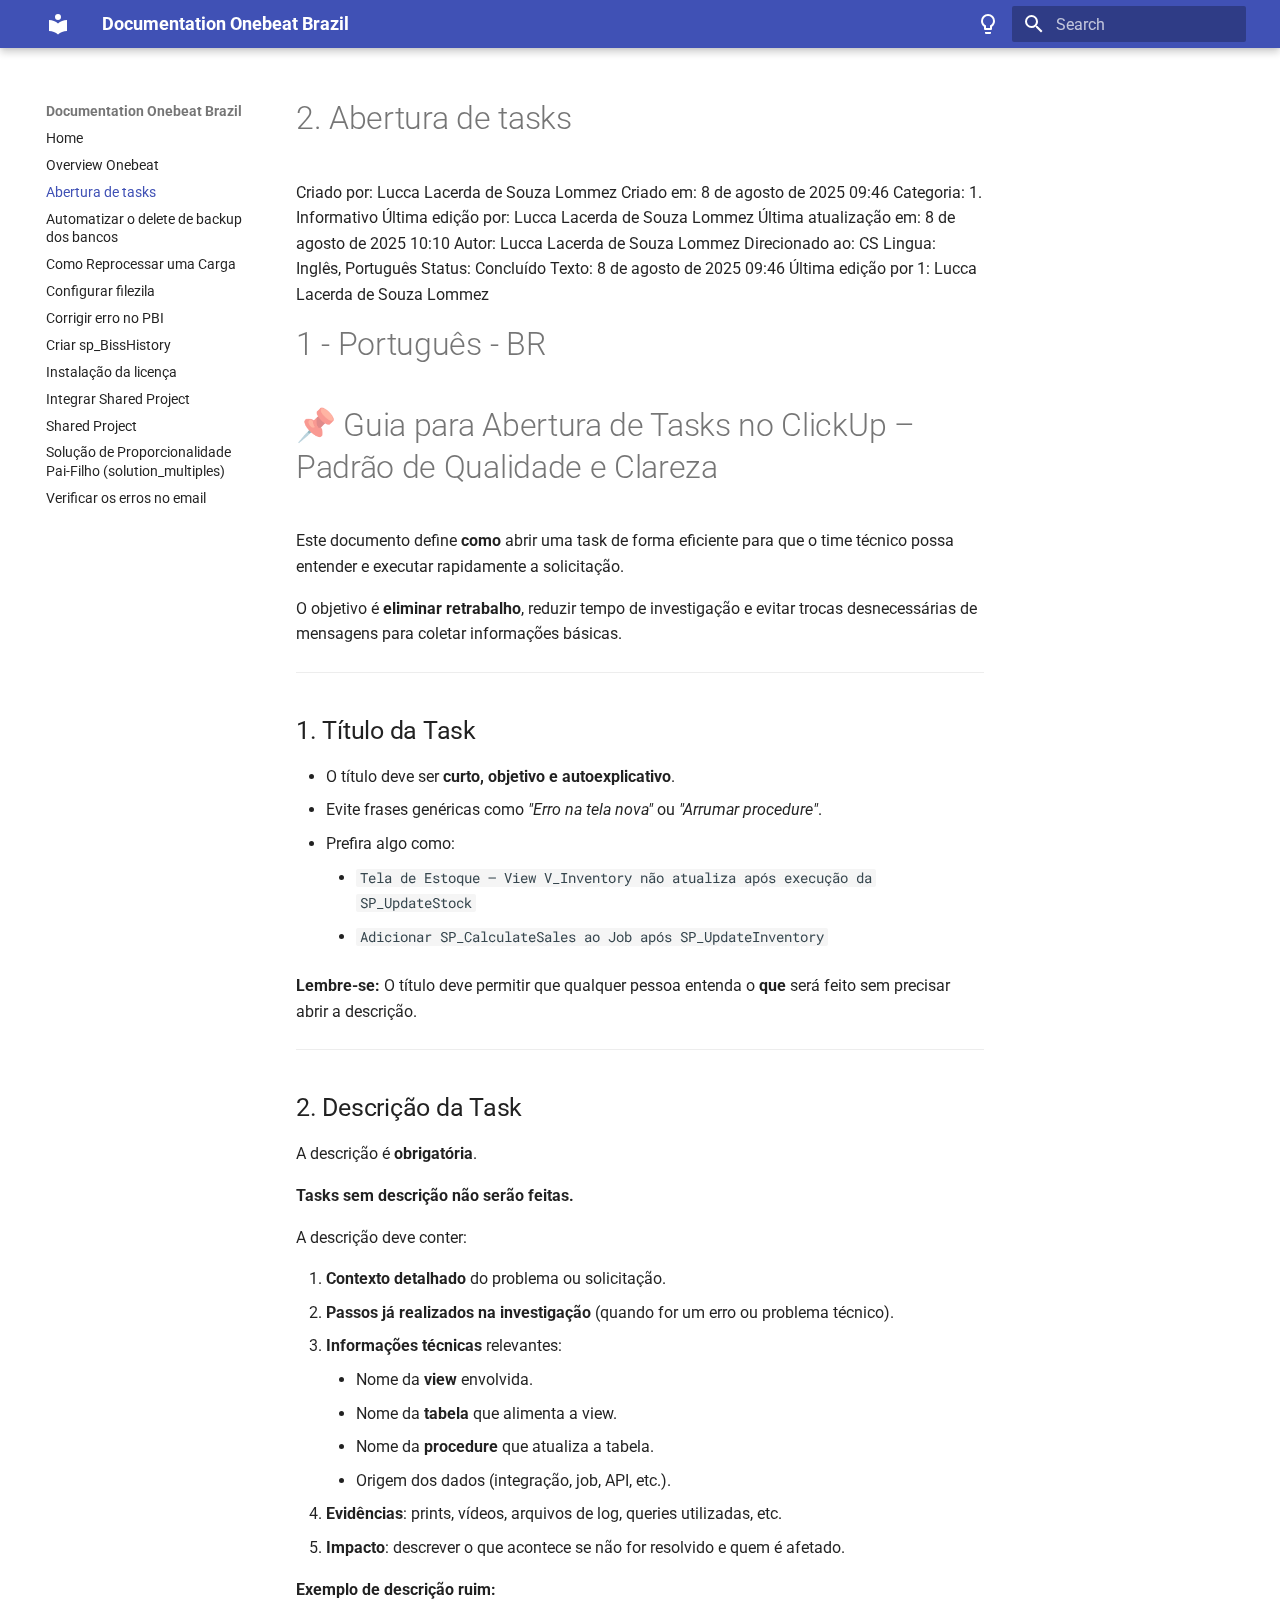
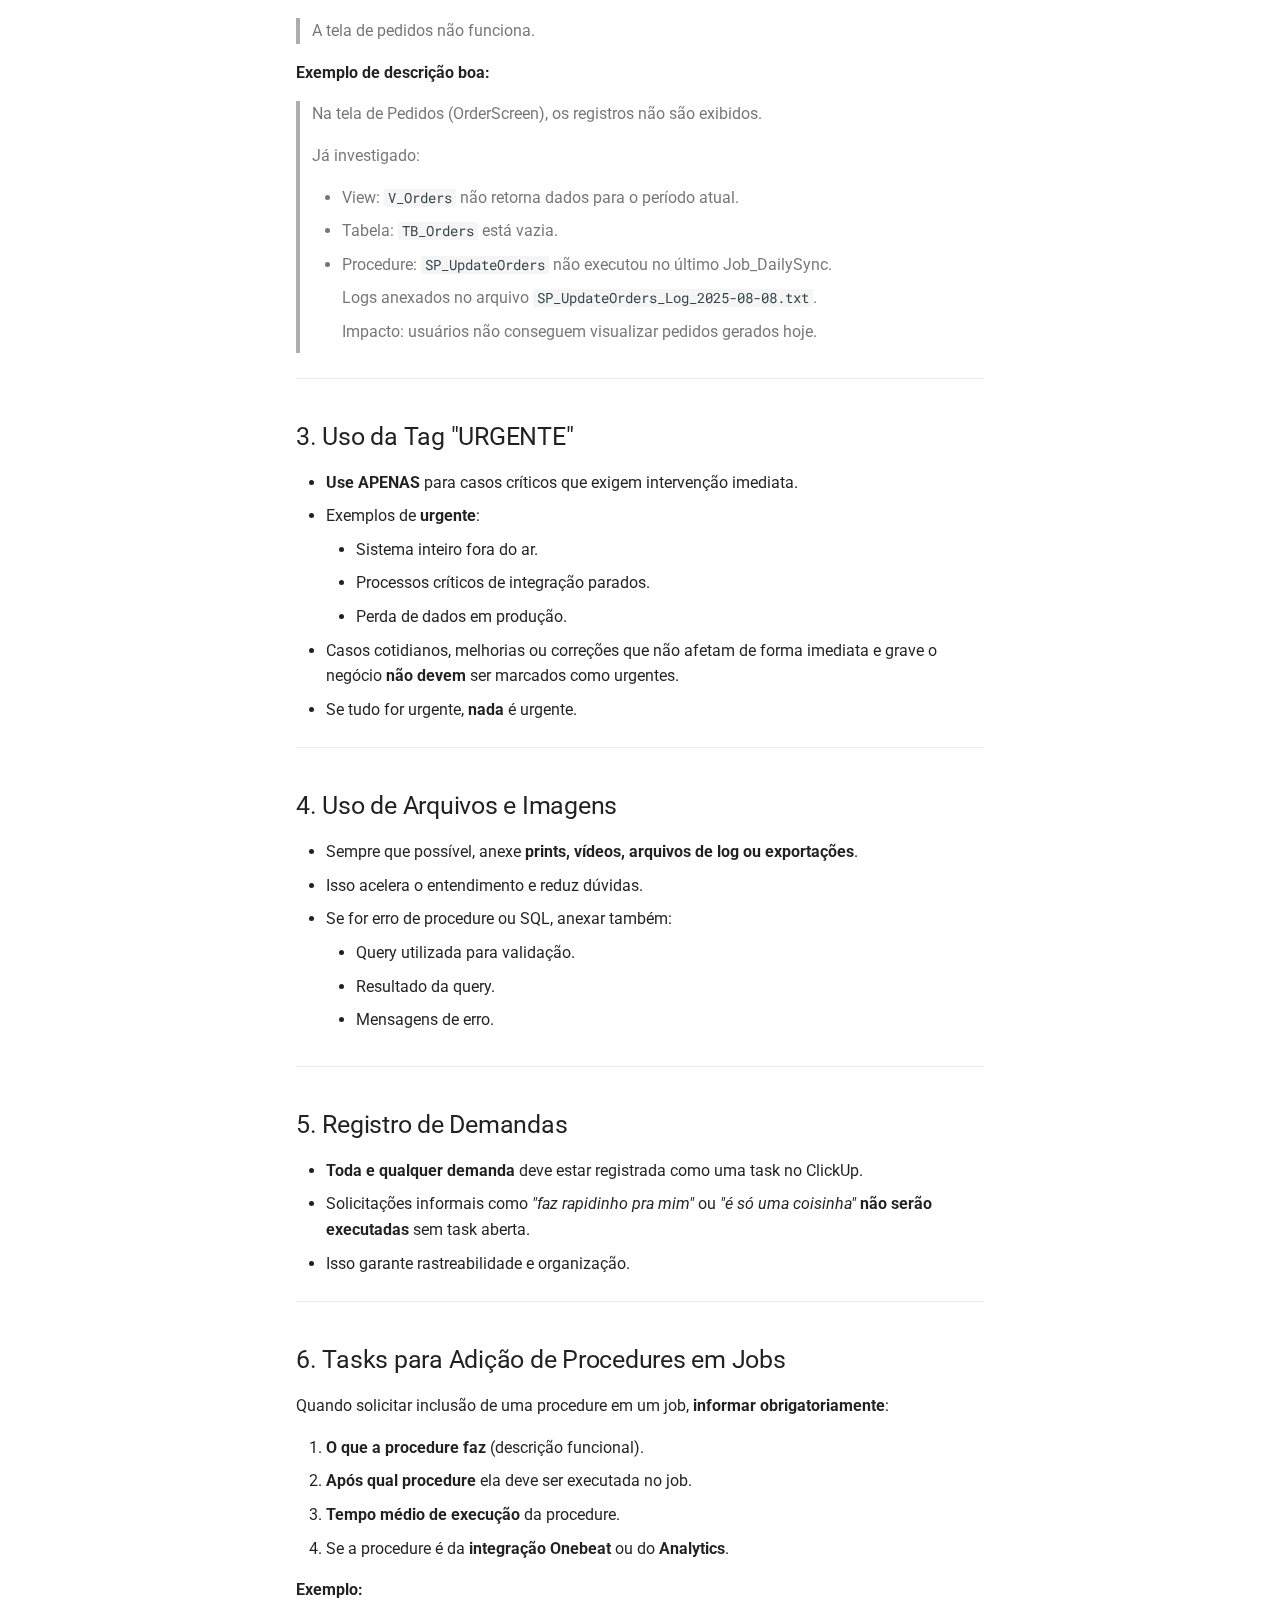
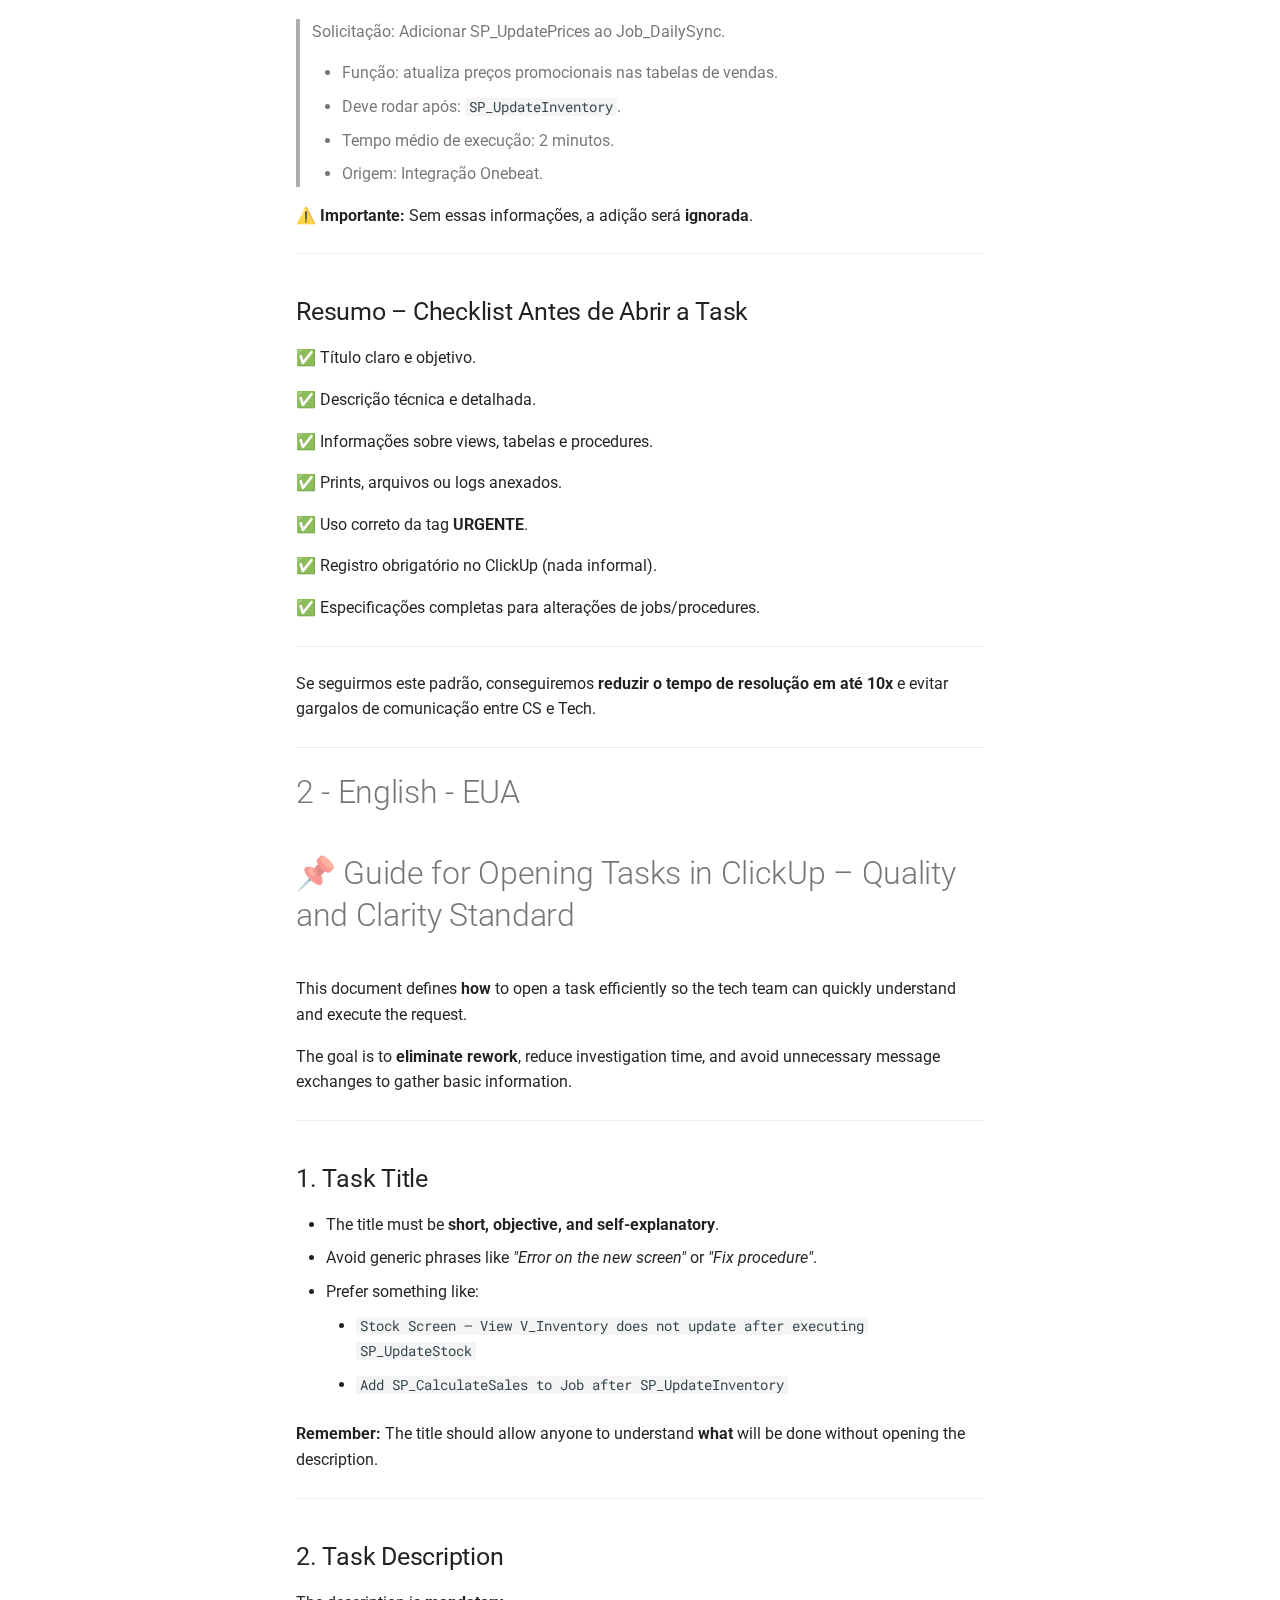
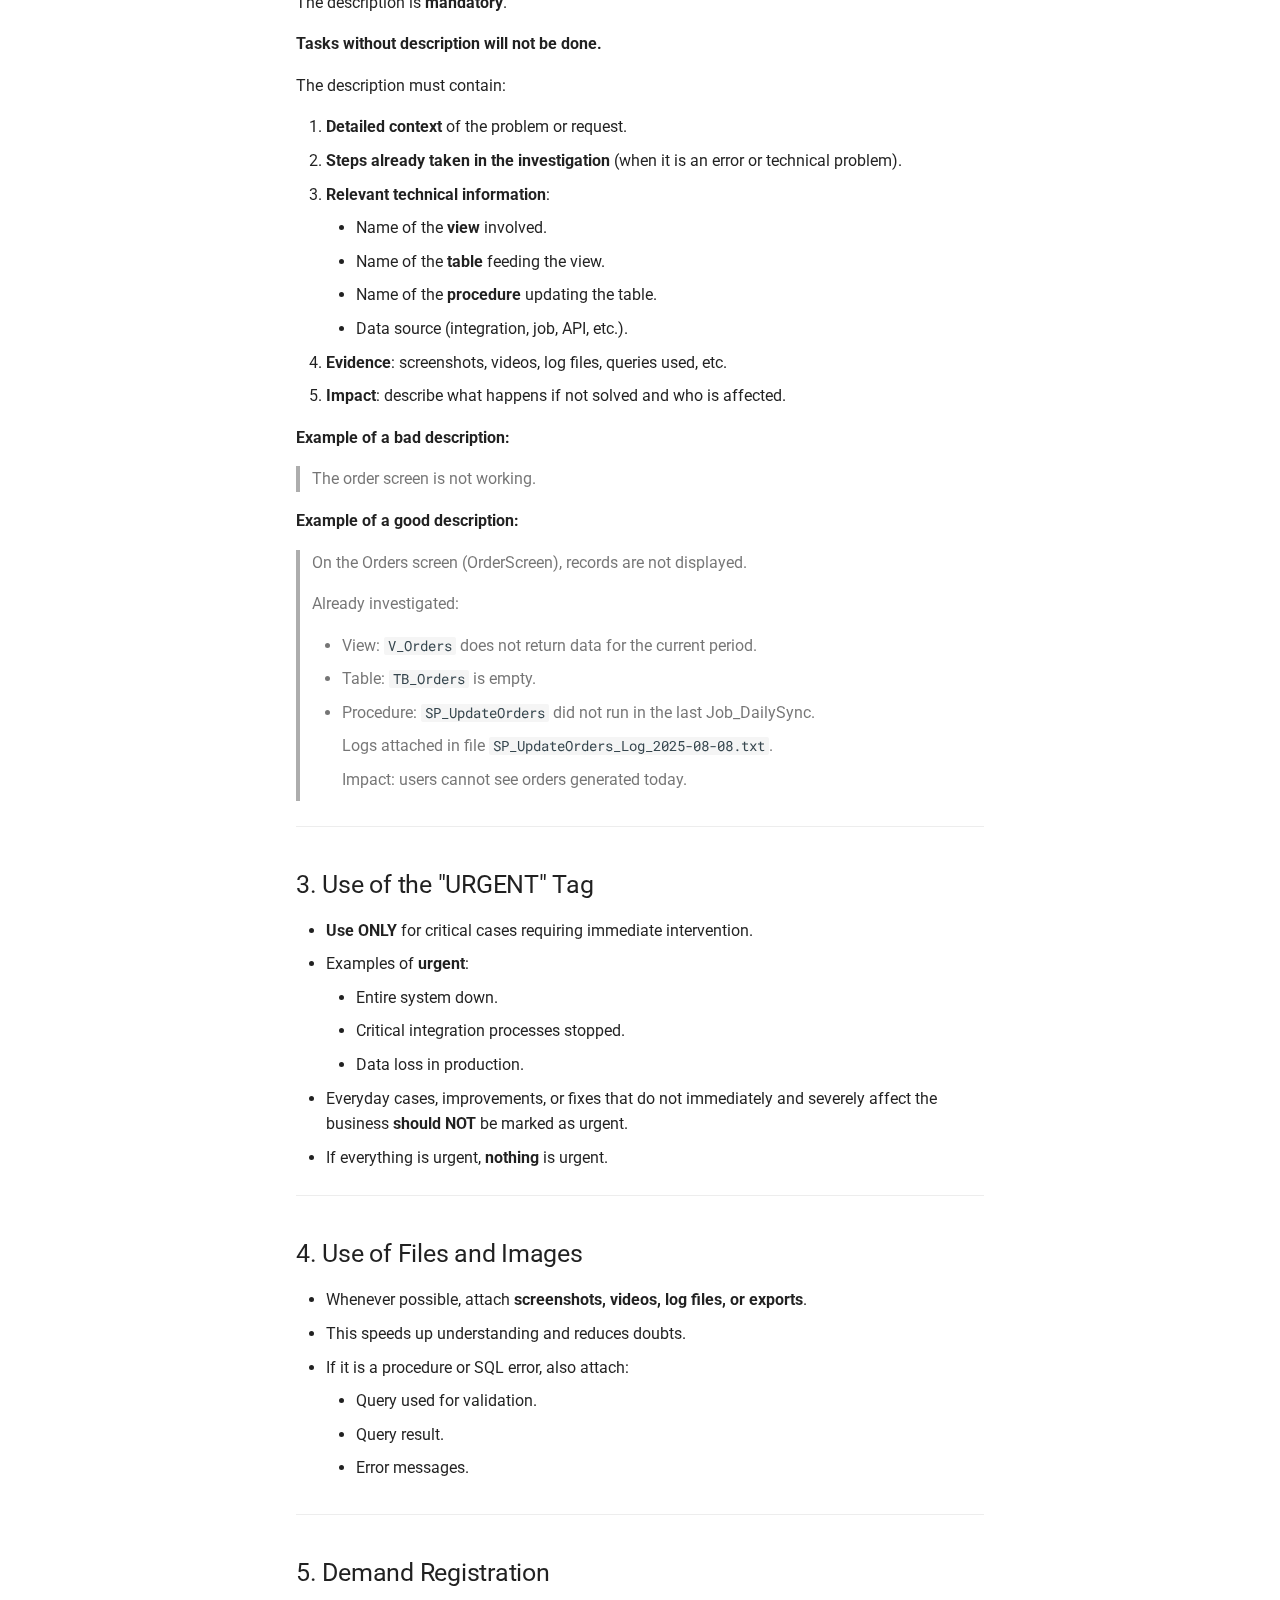
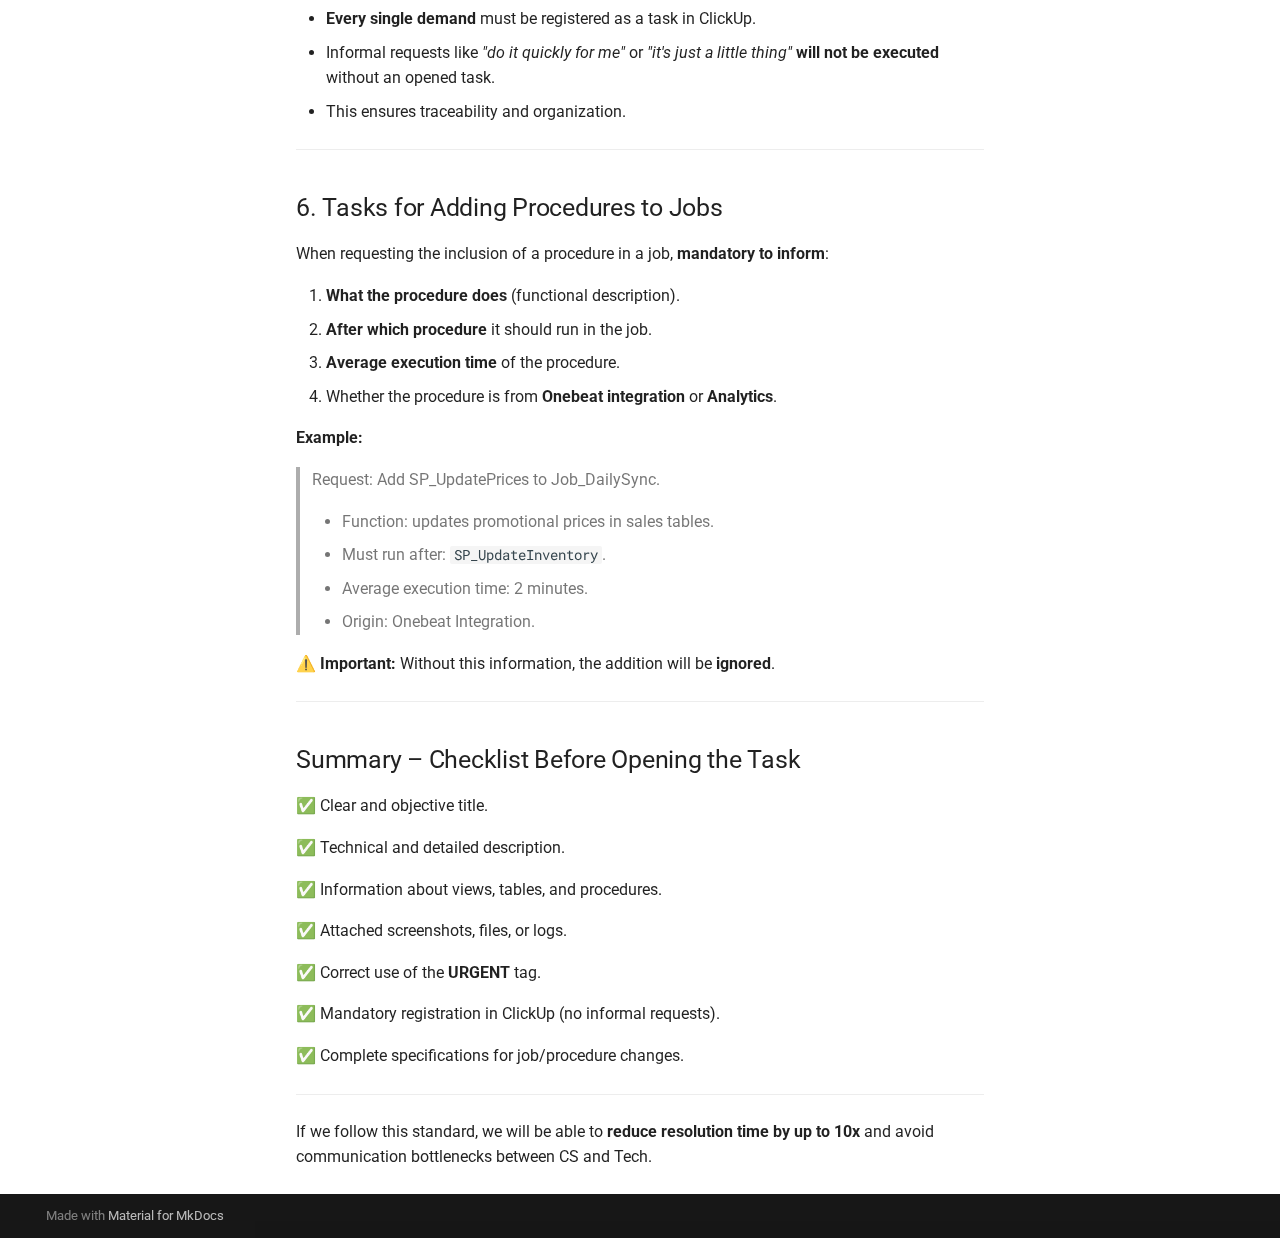
<file: Abertura_de_tasks/index.html>
<!doctype html>
<html lang="en" class="no-js">
  <head>
    
      <meta charset="utf-8">
      <meta name="viewport" content="width=device-width,initial-scale=1">
      
      
      
      
        <link rel="prev" href="../Overview_Onebeat/">
      
      
        <link rel="next" href="../Automatizar_delete_backup_dos_bancos/">
      
      
      <link rel="icon" href="../assets/images/favicon.png">
      <meta name="generator" content="mkdocs-1.6.1, mkdocs-material-9.6.18">
    
    
      
        <title>Abertura de tasks - Documentation Onebeat Brazil</title>
      
    
    
      <link rel="stylesheet" href="../assets/stylesheets/main.7e37652d.min.css">
      
        
        <link rel="stylesheet" href="../assets/stylesheets/palette.06af60db.min.css">
      
      


    
    
      
    
    
      
        
        
        <link rel="preconnect" href="https://fonts.gstatic.com" crossorigin>
        <link rel="stylesheet" href="https://fonts.googleapis.com/css?family=Roboto:300,300i,400,400i,700,700i%7CRoboto+Mono:400,400i,700,700i&display=fallback">
        <style>:root{--md-text-font:"Roboto";--md-code-font:"Roboto Mono"}</style>
      
    
    
    <script>__md_scope=new URL("..",location),__md_hash=e=>[...e].reduce(((e,_)=>(e<<5)-e+_.charCodeAt(0)),0),__md_get=(e,_=localStorage,t=__md_scope)=>JSON.parse(_.getItem(t.pathname+"."+e)),__md_set=(e,_,t=localStorage,a=__md_scope)=>{try{t.setItem(a.pathname+"."+e,JSON.stringify(_))}catch(e){}}</script>
    
      

    
    
    
  </head>
  
  
    
    
      
    
    
    
    
    <body dir="ltr" data-md-color-scheme="default" data-md-color-primary="deep-blue" data-md-color-accent="amber">
  
    
    <input class="md-toggle" data-md-toggle="drawer" type="checkbox" id="__drawer" autocomplete="off">
    <input class="md-toggle" data-md-toggle="search" type="checkbox" id="__search" autocomplete="off">
    <label class="md-overlay" for="__drawer"></label>
    <div data-md-component="skip">
      
        
        <a href="#2-abertura-de-tasks" class="md-skip">
          Skip to content
        </a>
      
    </div>
    <div data-md-component="announce">
      
    </div>
    
    
      

  

<header class="md-header md-header--shadow" data-md-component="header">
  <nav class="md-header__inner md-grid" aria-label="Header">
    <a href=".." title="Documentation Onebeat Brazil" class="md-header__button md-logo" aria-label="Documentation Onebeat Brazil" data-md-component="logo">
      
  
  <svg xmlns="http://www.w3.org/2000/svg" viewBox="0 0 24 24"><path d="M12 8a3 3 0 0 0 3-3 3 3 0 0 0-3-3 3 3 0 0 0-3 3 3 3 0 0 0 3 3m0 3.54C9.64 9.35 6.5 8 3 8v11c3.5 0 6.64 1.35 9 3.54 2.36-2.19 5.5-3.54 9-3.54V8c-3.5 0-6.64 1.35-9 3.54"/></svg>

    </a>
    <label class="md-header__button md-icon" for="__drawer">
      
      <svg xmlns="http://www.w3.org/2000/svg" viewBox="0 0 24 24"><path d="M3 6h18v2H3zm0 5h18v2H3zm0 5h18v2H3z"/></svg>
    </label>
    <div class="md-header__title" data-md-component="header-title">
      <div class="md-header__ellipsis">
        <div class="md-header__topic">
          <span class="md-ellipsis">
            Documentation Onebeat Brazil
          </span>
        </div>
        <div class="md-header__topic" data-md-component="header-topic">
          <span class="md-ellipsis">
            
              Abertura de tasks
            
          </span>
        </div>
      </div>
    </div>
    
      
        <form class="md-header__option" data-md-component="palette">
  
    
    
    
    <input class="md-option" data-md-color-media="" data-md-color-scheme="default" data-md-color-primary="deep-blue" data-md-color-accent="amber"  aria-label="Switch to light mode"  type="radio" name="__palette" id="__palette_0">
    
      <label class="md-header__button md-icon" title="Switch to light mode" for="__palette_1" hidden>
        <svg xmlns="http://www.w3.org/2000/svg" viewBox="0 0 24 24"><path d="M12 2a7 7 0 0 1 7 7c0 2.38-1.19 4.47-3 5.74V17a1 1 0 0 1-1 1H9a1 1 0 0 1-1-1v-2.26C6.19 13.47 5 11.38 5 9a7 7 0 0 1 7-7M9 21v-1h6v1a1 1 0 0 1-1 1h-4a1 1 0 0 1-1-1m3-17a5 5 0 0 0-5 5c0 2.05 1.23 3.81 3 4.58V16h4v-2.42c1.77-.77 3-2.53 3-4.58a5 5 0 0 0-5-5"/></svg>
      </label>
    
  
    
    
    
    <input class="md-option" data-md-color-media="" data-md-color-scheme="slate" data-md-color-primary="deep-blue" data-md-color-accent="amber"  aria-label="Switch to dark mode"  type="radio" name="__palette" id="__palette_1">
    
      <label class="md-header__button md-icon" title="Switch to dark mode" for="__palette_0" hidden>
        <svg xmlns="http://www.w3.org/2000/svg" viewBox="0 0 24 24"><path d="M12 2a7 7 0 0 0-7 7c0 2.38 1.19 4.47 3 5.74V17a1 1 0 0 0 1 1h6a1 1 0 0 0 1-1v-2.26c1.81-1.27 3-3.36 3-5.74a7 7 0 0 0-7-7M9 21a1 1 0 0 0 1 1h4a1 1 0 0 0 1-1v-1H9z"/></svg>
      </label>
    
  
</form>
      
    
    
      <script>var palette=__md_get("__palette");if(palette&&palette.color){if("(prefers-color-scheme)"===palette.color.media){var media=matchMedia("(prefers-color-scheme: light)"),input=document.querySelector(media.matches?"[data-md-color-media='(prefers-color-scheme: light)']":"[data-md-color-media='(prefers-color-scheme: dark)']");palette.color.media=input.getAttribute("data-md-color-media"),palette.color.scheme=input.getAttribute("data-md-color-scheme"),palette.color.primary=input.getAttribute("data-md-color-primary"),palette.color.accent=input.getAttribute("data-md-color-accent")}for(var[key,value]of Object.entries(palette.color))document.body.setAttribute("data-md-color-"+key,value)}</script>
    
    
    
      
      
        <label class="md-header__button md-icon" for="__search">
          
          <svg xmlns="http://www.w3.org/2000/svg" viewBox="0 0 24 24"><path d="M9.5 3A6.5 6.5 0 0 1 16 9.5c0 1.61-.59 3.09-1.56 4.23l.27.27h.79l5 5-1.5 1.5-5-5v-.79l-.27-.27A6.52 6.52 0 0 1 9.5 16 6.5 6.5 0 0 1 3 9.5 6.5 6.5 0 0 1 9.5 3m0 2C7 5 5 7 5 9.5S7 14 9.5 14 14 12 14 9.5 12 5 9.5 5"/></svg>
        </label>
        <div class="md-search" data-md-component="search" role="dialog">
  <label class="md-search__overlay" for="__search"></label>
  <div class="md-search__inner" role="search">
    <form class="md-search__form" name="search">
      <input type="text" class="md-search__input" name="query" aria-label="Search" placeholder="Search" autocapitalize="off" autocorrect="off" autocomplete="off" spellcheck="false" data-md-component="search-query" required>
      <label class="md-search__icon md-icon" for="__search">
        
        <svg xmlns="http://www.w3.org/2000/svg" viewBox="0 0 24 24"><path d="M9.5 3A6.5 6.5 0 0 1 16 9.5c0 1.61-.59 3.09-1.56 4.23l.27.27h.79l5 5-1.5 1.5-5-5v-.79l-.27-.27A6.52 6.52 0 0 1 9.5 16 6.5 6.5 0 0 1 3 9.5 6.5 6.5 0 0 1 9.5 3m0 2C7 5 5 7 5 9.5S7 14 9.5 14 14 12 14 9.5 12 5 9.5 5"/></svg>
        
        <svg xmlns="http://www.w3.org/2000/svg" viewBox="0 0 24 24"><path d="M20 11v2H8l5.5 5.5-1.42 1.42L4.16 12l7.92-7.92L13.5 5.5 8 11z"/></svg>
      </label>
      <nav class="md-search__options" aria-label="Search">
        
        <button type="reset" class="md-search__icon md-icon" title="Clear" aria-label="Clear" tabindex="-1">
          
          <svg xmlns="http://www.w3.org/2000/svg" viewBox="0 0 24 24"><path d="M19 6.41 17.59 5 12 10.59 6.41 5 5 6.41 10.59 12 5 17.59 6.41 19 12 13.41 17.59 19 19 17.59 13.41 12z"/></svg>
        </button>
      </nav>
      
        <div class="md-search__suggest" data-md-component="search-suggest"></div>
      
    </form>
    <div class="md-search__output">
      <div class="md-search__scrollwrap" tabindex="0" data-md-scrollfix>
        <div class="md-search-result" data-md-component="search-result">
          <div class="md-search-result__meta">
            Initializing search
          </div>
          <ol class="md-search-result__list" role="presentation"></ol>
        </div>
      </div>
    </div>
  </div>
</div>
      
    
    
  </nav>
  
</header>
    
    <div class="md-container" data-md-component="container">
      
      
        
          
        
      
      <main class="md-main" data-md-component="main">
        <div class="md-main__inner md-grid">
          
            
              
              <div class="md-sidebar md-sidebar--primary" data-md-component="sidebar" data-md-type="navigation" >
                <div class="md-sidebar__scrollwrap">
                  <div class="md-sidebar__inner">
                    



<nav class="md-nav md-nav--primary" aria-label="Navigation" data-md-level="0">
  <label class="md-nav__title" for="__drawer">
    <a href=".." title="Documentation Onebeat Brazil" class="md-nav__button md-logo" aria-label="Documentation Onebeat Brazil" data-md-component="logo">
      
  
  <svg xmlns="http://www.w3.org/2000/svg" viewBox="0 0 24 24"><path d="M12 8a3 3 0 0 0 3-3 3 3 0 0 0-3-3 3 3 0 0 0-3 3 3 3 0 0 0 3 3m0 3.54C9.64 9.35 6.5 8 3 8v11c3.5 0 6.64 1.35 9 3.54 2.36-2.19 5.5-3.54 9-3.54V8c-3.5 0-6.64 1.35-9 3.54"/></svg>

    </a>
    Documentation Onebeat Brazil
  </label>
  
  <ul class="md-nav__list" data-md-scrollfix>
    
      
      
  
  
  
  
    <li class="md-nav__item">
      <a href=".." class="md-nav__link">
        
  
  
  <span class="md-ellipsis">
    Home
    
  </span>
  

      </a>
    </li>
  

    
      
      
  
  
  
  
    <li class="md-nav__item">
      <a href="../Overview_Onebeat/" class="md-nav__link">
        
  
  
  <span class="md-ellipsis">
    Overview Onebeat
    
  </span>
  

      </a>
    </li>
  

    
      
      
  
  
    
  
  
  
    <li class="md-nav__item md-nav__item--active">
      
      <input class="md-nav__toggle md-toggle" type="checkbox" id="__toc">
      
      
        
      
      
      <a href="./" class="md-nav__link md-nav__link--active">
        
  
  
  <span class="md-ellipsis">
    Abertura de tasks
    
  </span>
  

      </a>
      
    </li>
  

    
      
      
  
  
  
  
    <li class="md-nav__item">
      <a href="../Automatizar_delete_backup_dos_bancos/" class="md-nav__link">
        
  
  
  <span class="md-ellipsis">
    Automatizar o delete de backup dos bancos
    
  </span>
  

      </a>
    </li>
  

    
      
      
  
  
  
  
    <li class="md-nav__item">
      <a href="../Reprocessar_Carga/" class="md-nav__link">
        
  
  
  <span class="md-ellipsis">
    Como Reprocessar uma Carga
    
  </span>
  

      </a>
    </li>
  

    
      
      
  
  
  
  
    <li class="md-nav__item">
      <a href="../Configurar_filezila/" class="md-nav__link">
        
  
  
  <span class="md-ellipsis">
    Configurar filezila
    
  </span>
  

      </a>
    </li>
  

    
      
      
  
  
  
  
    <li class="md-nav__item">
      <a href="../Erro_PBI/" class="md-nav__link">
        
  
  
  <span class="md-ellipsis">
    Corrigir erro no PBI
    
  </span>
  

      </a>
    </li>
  

    
      
      
  
  
  
  
    <li class="md-nav__item">
      <a href="../Criar_sp_BissHistory/" class="md-nav__link">
        
  
  
  <span class="md-ellipsis">
    Criar sp_BissHistory
    
  </span>
  

      </a>
    </li>
  

    
      
      
  
  
  
  
    <li class="md-nav__item">
      <a href="../Ativacao_licenca/" class="md-nav__link">
        
  
  
  <span class="md-ellipsis">
    Instalação da licença
    
  </span>
  

      </a>
    </li>
  

    
      
      
  
  
  
  
    <li class="md-nav__item">
      <a href="../Integrar_Shared_Project/" class="md-nav__link">
        
  
  
  <span class="md-ellipsis">
    Integrar Shared Project
    
  </span>
  

      </a>
    </li>
  

    
      
      
  
  
  
  
    <li class="md-nav__item">
      <a href="../Shared_Project/" class="md-nav__link">
        
  
  
  <span class="md-ellipsis">
    Shared Project
    
  </span>
  

      </a>
    </li>
  

    
      
      
  
  
  
  
    <li class="md-nav__item">
      <a href="../Solucao_Proporcionalidade_Pai_Filho_solution_multiples/" class="md-nav__link">
        
  
  
  <span class="md-ellipsis">
    Solução de Proporcionalidade Pai-Filho (solution_multiples)
    
  </span>
  

      </a>
    </li>
  

    
      
      
  
  
  
  
    <li class="md-nav__item">
      <a href="../Erros_no_email/" class="md-nav__link">
        
  
  
  <span class="md-ellipsis">
    Verificar os erros no email
    
  </span>
  

      </a>
    </li>
  

    
  </ul>
</nav>
                  </div>
                </div>
              </div>
            
            
              
              <div class="md-sidebar md-sidebar--secondary" data-md-component="sidebar" data-md-type="toc" >
                <div class="md-sidebar__scrollwrap">
                  <div class="md-sidebar__inner">
                    

<nav class="md-nav md-nav--secondary" aria-label="Table of contents">
  
  
  
    
  
  
</nav>
                  </div>
                </div>
              </div>
            
          
          
            <div class="md-content" data-md-component="content">
              <article class="md-content__inner md-typeset">
                
                  



<h1 id="2-abertura-de-tasks">2. Abertura de tasks</h1>
<p>Criado por: Lucca Lacerda de Souza Lommez
Criado em: 8 de agosto de 2025 09:46
Categoria: 1. Informativo
Última edição por: Lucca Lacerda de Souza Lommez
Última atualização em: 8 de agosto de 2025 10:10
Autor: Lucca Lacerda de Souza Lommez
Direcionado ao: CS
Lingua: Inglês, Português
Status: Concluído
Texto: 8 de agosto de 2025 09:46
Última edição por 1: Lucca Lacerda de Souza Lommez</p>
<h1 id="1-portugues-br">1 - Português - BR</h1>
<h1 id="guia-para-abertura-de-tasks-no-clickup-padrao-de-qualidade-e-clareza">📌 Guia para Abertura de Tasks no ClickUp – Padrão de Qualidade e Clareza</h1>
<p>Este documento define <strong>como</strong> abrir uma task de forma eficiente para que o time técnico possa entender e executar rapidamente a solicitação.</p>
<p>O objetivo é <strong>eliminar retrabalho</strong>, reduzir tempo de investigação e evitar trocas desnecessárias de mensagens para coletar informações básicas.</p>
<hr />
<h2 id="1-titulo-da-task"><strong>1. Título da Task</strong></h2>
<ul>
<li>O título deve ser <strong>curto, objetivo e autoexplicativo</strong>.</li>
<li>Evite frases genéricas como <em>"Erro na tela nova"</em> ou <em>"Arrumar procedure"</em>.</li>
<li>Prefira algo como:<ul>
<li><code>Tela de Estoque – View V_Inventory não atualiza após execução da SP_UpdateStock</code></li>
<li><code>Adicionar SP_CalculateSales ao Job após SP_UpdateInventory</code></li>
</ul>
</li>
</ul>
<p><strong>Lembre-se:</strong> O título deve permitir que qualquer pessoa entenda o <strong>que</strong> será feito sem precisar abrir a descrição.</p>
<hr />
<h2 id="2-descricao-da-task"><strong>2. Descrição da Task</strong></h2>
<p>A descrição é <strong>obrigatória</strong>.</p>
<p><strong>Tasks sem descrição não serão feitas.</strong></p>
<p>A descrição deve conter:</p>
<ol>
<li><strong>Contexto detalhado</strong> do problema ou solicitação.</li>
<li><strong>Passos já realizados na investigação</strong> (quando for um erro ou problema técnico).</li>
<li><strong>Informações técnicas</strong> relevantes:<ul>
<li>Nome da <strong>view</strong> envolvida.</li>
<li>Nome da <strong>tabela</strong> que alimenta a view.</li>
<li>Nome da <strong>procedure</strong> que atualiza a tabela.</li>
<li>Origem dos dados (integração, job, API, etc.).</li>
</ul>
</li>
<li><strong>Evidências</strong>: prints, vídeos, arquivos de log, queries utilizadas, etc.</li>
<li><strong>Impacto</strong>: descrever o que acontece se não for resolvido e quem é afetado.</li>
</ol>
<p><strong>Exemplo de descrição ruim:</strong></p>
<blockquote>
<p>A tela de pedidos não funciona.
</p>
</blockquote>
<p><strong>Exemplo de descrição boa:</strong></p>
<blockquote>
<p>Na tela de Pedidos (OrderScreen), os registros não são exibidos.</p>
<p>Já investigado:</p>
<ul>
<li>View: <code>V_Orders</code> não retorna dados para o período atual.</li>
<li>Tabela: <code>TB_Orders</code> está vazia.</li>
<li>
<p>Procedure: <code>SP_UpdateOrders</code> não executou no último Job_DailySync.</p>
<p>Logs anexados no arquivo <code>SP_UpdateOrders_Log_2025-08-08.txt</code>.</p>
<p>Impacto: usuários não conseguem visualizar pedidos gerados hoje.
</p>
</li>
</ul>
</blockquote>
<hr />
<h2 id="3-uso-da-tag-urgente"><strong>3. Uso da Tag "URGENTE"</strong></h2>
<ul>
<li><strong>Use APENAS</strong> para casos críticos que exigem intervenção imediata.</li>
<li>Exemplos de <strong>urgente</strong>:<ul>
<li>Sistema inteiro fora do ar.</li>
<li>Processos críticos de integração parados.</li>
<li>Perda de dados em produção.</li>
</ul>
</li>
<li>Casos cotidianos, melhorias ou correções que não afetam de forma imediata e grave o negócio <strong>não devem</strong> ser marcados como urgentes.</li>
<li>Se tudo for urgente, <strong>nada</strong> é urgente.</li>
</ul>
<hr />
<h2 id="4-uso-de-arquivos-e-imagens"><strong>4. Uso de Arquivos e Imagens</strong></h2>
<ul>
<li>Sempre que possível, anexe <strong>prints, vídeos, arquivos de log ou exportações</strong>.</li>
<li>Isso acelera o entendimento e reduz dúvidas.</li>
<li>Se for erro de procedure ou SQL, anexar também:<ul>
<li>Query utilizada para validação.</li>
<li>Resultado da query.</li>
<li>Mensagens de erro.</li>
</ul>
</li>
</ul>
<hr />
<h2 id="5-registro-de-demandas"><strong>5. Registro de Demandas</strong></h2>
<ul>
<li><strong>Toda e qualquer demanda</strong> deve estar registrada como uma task no ClickUp.</li>
<li>Solicitações informais como <em>"faz rapidinho pra mim"</em> ou <em>"é só uma coisinha"</em> <strong>não serão executadas</strong> sem task aberta.</li>
<li>Isso garante rastreabilidade e organização.</li>
</ul>
<hr />
<h2 id="6-tasks-para-adicao-de-procedures-em-jobs"><strong>6. Tasks para Adição de Procedures em Jobs</strong></h2>
<p>Quando solicitar inclusão de uma procedure em um job, <strong>informar obrigatoriamente</strong>:</p>
<ol>
<li><strong>O que a procedure faz</strong> (descrição funcional).</li>
<li><strong>Após qual procedure</strong> ela deve ser executada no job.</li>
<li><strong>Tempo médio de execução</strong> da procedure.</li>
<li>Se a procedure é da <strong>integração Onebeat</strong> ou do <strong>Analytics</strong>.</li>
</ol>
<p><strong>Exemplo:</strong></p>
<blockquote>
<p>Solicitação: Adicionar SP_UpdatePrices ao Job_DailySync.</p>
<ul>
<li>Função: atualiza preços promocionais nas tabelas de vendas.</li>
<li>Deve rodar após: <code>SP_UpdateInventory</code>.</li>
<li>Tempo médio de execução: 2 minutos.</li>
<li>Origem: Integração Onebeat.</li>
</ul>
</blockquote>
<p><strong>⚠️ Importante:</strong> Sem essas informações, a adição será <strong>ignorada</strong>.</p>
<hr />
<h2 id="resumo-checklist-antes-de-abrir-a-task"><strong>Resumo – Checklist Antes de Abrir a Task</strong></h2>
<p>✅ Título claro e objetivo.</p>
<p>✅ Descrição técnica e detalhada.</p>
<p>✅ Informações sobre views, tabelas e procedures.</p>
<p>✅ Prints, arquivos ou logs anexados.</p>
<p>✅ Uso correto da tag <strong>URGENTE</strong>.</p>
<p>✅ Registro obrigatório no ClickUp (nada informal).</p>
<p>✅ Especificações completas para alterações de jobs/procedures.</p>
<hr />
<p>Se seguirmos este padrão, conseguiremos <strong>reduzir o tempo de resolução em até 10x</strong> e evitar gargalos de comunicação entre CS e Tech.</p>
<hr />
<h1 id="2-english-eua">2 - English - EUA</h1>
<h1 id="guide-for-opening-tasks-in-clickup-quality-and-clarity-standard">📌 Guide for Opening Tasks in ClickUp – Quality and Clarity Standard</h1>
<p>This document defines <strong>how</strong> to open a task efficiently so the tech team can quickly understand and execute the request.</p>
<p>The goal is to <strong>eliminate rework</strong>, reduce investigation time, and avoid unnecessary message exchanges to gather basic information.</p>
<hr />
<h2 id="1-task-title"><strong>1. Task Title</strong></h2>
<ul>
<li>The title must be <strong>short, objective, and self-explanatory</strong>.</li>
<li>Avoid generic phrases like <em>"Error on the new screen"</em> or <em>"Fix procedure"</em>.</li>
<li>Prefer something like:<ul>
<li><code>Stock Screen – View V_Inventory does not update after executing SP_UpdateStock</code></li>
<li><code>Add SP_CalculateSales to Job after SP_UpdateInventory</code></li>
</ul>
</li>
</ul>
<p><strong>Remember:</strong> The title should allow anyone to understand <strong>what</strong> will be done without opening the description.</p>
<hr />
<h2 id="2-task-description"><strong>2. Task Description</strong></h2>
<p>The description is <strong>mandatory</strong>.</p>
<p><strong>Tasks without description will not be done.</strong></p>
<p>The description must contain:</p>
<ol>
<li><strong>Detailed context</strong> of the problem or request.</li>
<li><strong>Steps already taken in the investigation</strong> (when it is an error or technical problem).</li>
<li><strong>Relevant technical information</strong>:<ul>
<li>Name of the <strong>view</strong> involved.</li>
<li>Name of the <strong>table</strong> feeding the view.</li>
<li>Name of the <strong>procedure</strong> updating the table.</li>
<li>Data source (integration, job, API, etc.).</li>
</ul>
</li>
<li><strong>Evidence</strong>: screenshots, videos, log files, queries used, etc.</li>
<li><strong>Impact</strong>: describe what happens if not solved and who is affected.</li>
</ol>
<p><strong>Example of a bad description:</strong></p>
<blockquote>
<p>The order screen is not working.
</p>
</blockquote>
<p><strong>Example of a good description:</strong></p>
<blockquote>
<p>On the Orders screen (OrderScreen), records are not displayed.</p>
<p>Already investigated:</p>
<ul>
<li>View: <code>V_Orders</code> does not return data for the current period.</li>
<li>Table: <code>TB_Orders</code> is empty.</li>
<li>
<p>Procedure: <code>SP_UpdateOrders</code> did not run in the last Job_DailySync.</p>
<p>Logs attached in file <code>SP_UpdateOrders_Log_2025-08-08.txt</code>.</p>
<p>Impact: users cannot see orders generated today.
</p>
</li>
</ul>
</blockquote>
<hr />
<h2 id="3-use-of-the-urgent-tag"><strong>3. Use of the "URGENT" Tag</strong></h2>
<ul>
<li><strong>Use ONLY</strong> for critical cases requiring immediate intervention.</li>
<li>Examples of <strong>urgent</strong>:<ul>
<li>Entire system down.</li>
<li>Critical integration processes stopped.</li>
<li>Data loss in production.</li>
</ul>
</li>
<li>Everyday cases, improvements, or fixes that do not immediately and severely affect the business <strong>should NOT</strong> be marked as urgent.</li>
<li>If everything is urgent, <strong>nothing</strong> is urgent.</li>
</ul>
<hr />
<h2 id="4-use-of-files-and-images"><strong>4. Use of Files and Images</strong></h2>
<ul>
<li>Whenever possible, attach <strong>screenshots, videos, log files, or exports</strong>.</li>
<li>This speeds up understanding and reduces doubts.</li>
<li>If it is a procedure or SQL error, also attach:<ul>
<li>Query used for validation.</li>
<li>Query result.</li>
<li>Error messages.</li>
</ul>
</li>
</ul>
<hr />
<h2 id="5-demand-registration"><strong>5. Demand Registration</strong></h2>
<ul>
<li><strong>Every single demand</strong> must be registered as a task in ClickUp.</li>
<li>Informal requests like <em>"do it quickly for me"</em> or <em>"it's just a little thing"</em> <strong>will not be executed</strong> without an opened task.</li>
<li>This ensures traceability and organization.</li>
</ul>
<hr />
<h2 id="6-tasks-for-adding-procedures-to-jobs"><strong>6. Tasks for Adding Procedures to Jobs</strong></h2>
<p>When requesting the inclusion of a procedure in a job, <strong>mandatory to inform</strong>:</p>
<ol>
<li><strong>What the procedure does</strong> (functional description).</li>
<li><strong>After which procedure</strong> it should run in the job.</li>
<li><strong>Average execution time</strong> of the procedure.</li>
<li>Whether the procedure is from <strong>Onebeat integration</strong> or <strong>Analytics</strong>.</li>
</ol>
<p><strong>Example:</strong></p>
<blockquote>
<p>Request: Add SP_UpdatePrices to Job_DailySync.</p>
<ul>
<li>Function: updates promotional prices in sales tables.</li>
<li>Must run after: <code>SP_UpdateInventory</code>.</li>
<li>Average execution time: 2 minutes.</li>
<li>Origin: Onebeat Integration.</li>
</ul>
</blockquote>
<p><strong>⚠️ Important:</strong> Without this information, the addition will be <strong>ignored</strong>.</p>
<hr />
<h2 id="summary-checklist-before-opening-the-task"><strong>Summary – Checklist Before Opening the Task</strong></h2>
<p>✅ Clear and objective title.</p>
<p>✅ Technical and detailed description.</p>
<p>✅ Information about views, tables, and procedures.</p>
<p>✅ Attached screenshots, files, or logs.</p>
<p>✅ Correct use of the <strong>URGENT</strong> tag.</p>
<p>✅ Mandatory registration in ClickUp (no informal requests).</p>
<p>✅ Complete specifications for job/procedure changes.</p>
<hr />
<p>If we follow this standard, we will be able to <strong>reduce resolution time by up to 10x</strong> and avoid communication bottlenecks between CS and Tech.</p>












                
              </article>
            </div>
          
          
<script>var target=document.getElementById(location.hash.slice(1));target&&target.name&&(target.checked=target.name.startsWith("__tabbed_"))</script>
        </div>
        
      </main>
      
        <footer class="md-footer">
  
  <div class="md-footer-meta md-typeset">
    <div class="md-footer-meta__inner md-grid">
      <div class="md-copyright">
  
  
    Made with
    <a href="https://squidfunk.github.io/mkdocs-material/" target="_blank" rel="noopener">
      Material for MkDocs
    </a>
  
</div>
      
    </div>
  </div>
</footer>
      
    </div>
    <div class="md-dialog" data-md-component="dialog">
      <div class="md-dialog__inner md-typeset"></div>
    </div>
    
    
    
      
      <script id="__config" type="application/json">{"base": "..", "features": ["search.suggest", "search.highlight"], "search": "../assets/javascripts/workers/search.973d3a69.min.js", "tags": null, "translations": {"clipboard.copied": "Copied to clipboard", "clipboard.copy": "Copy to clipboard", "search.result.more.one": "1 more on this page", "search.result.more.other": "# more on this page", "search.result.none": "No matching documents", "search.result.one": "1 matching document", "search.result.other": "# matching documents", "search.result.placeholder": "Type to start searching", "search.result.term.missing": "Missing", "select.version": "Select version"}, "version": null}</script>
    
    
      <script src="../assets/javascripts/bundle.92b07e13.min.js"></script>
      
    
  </body>
</html>
</file>
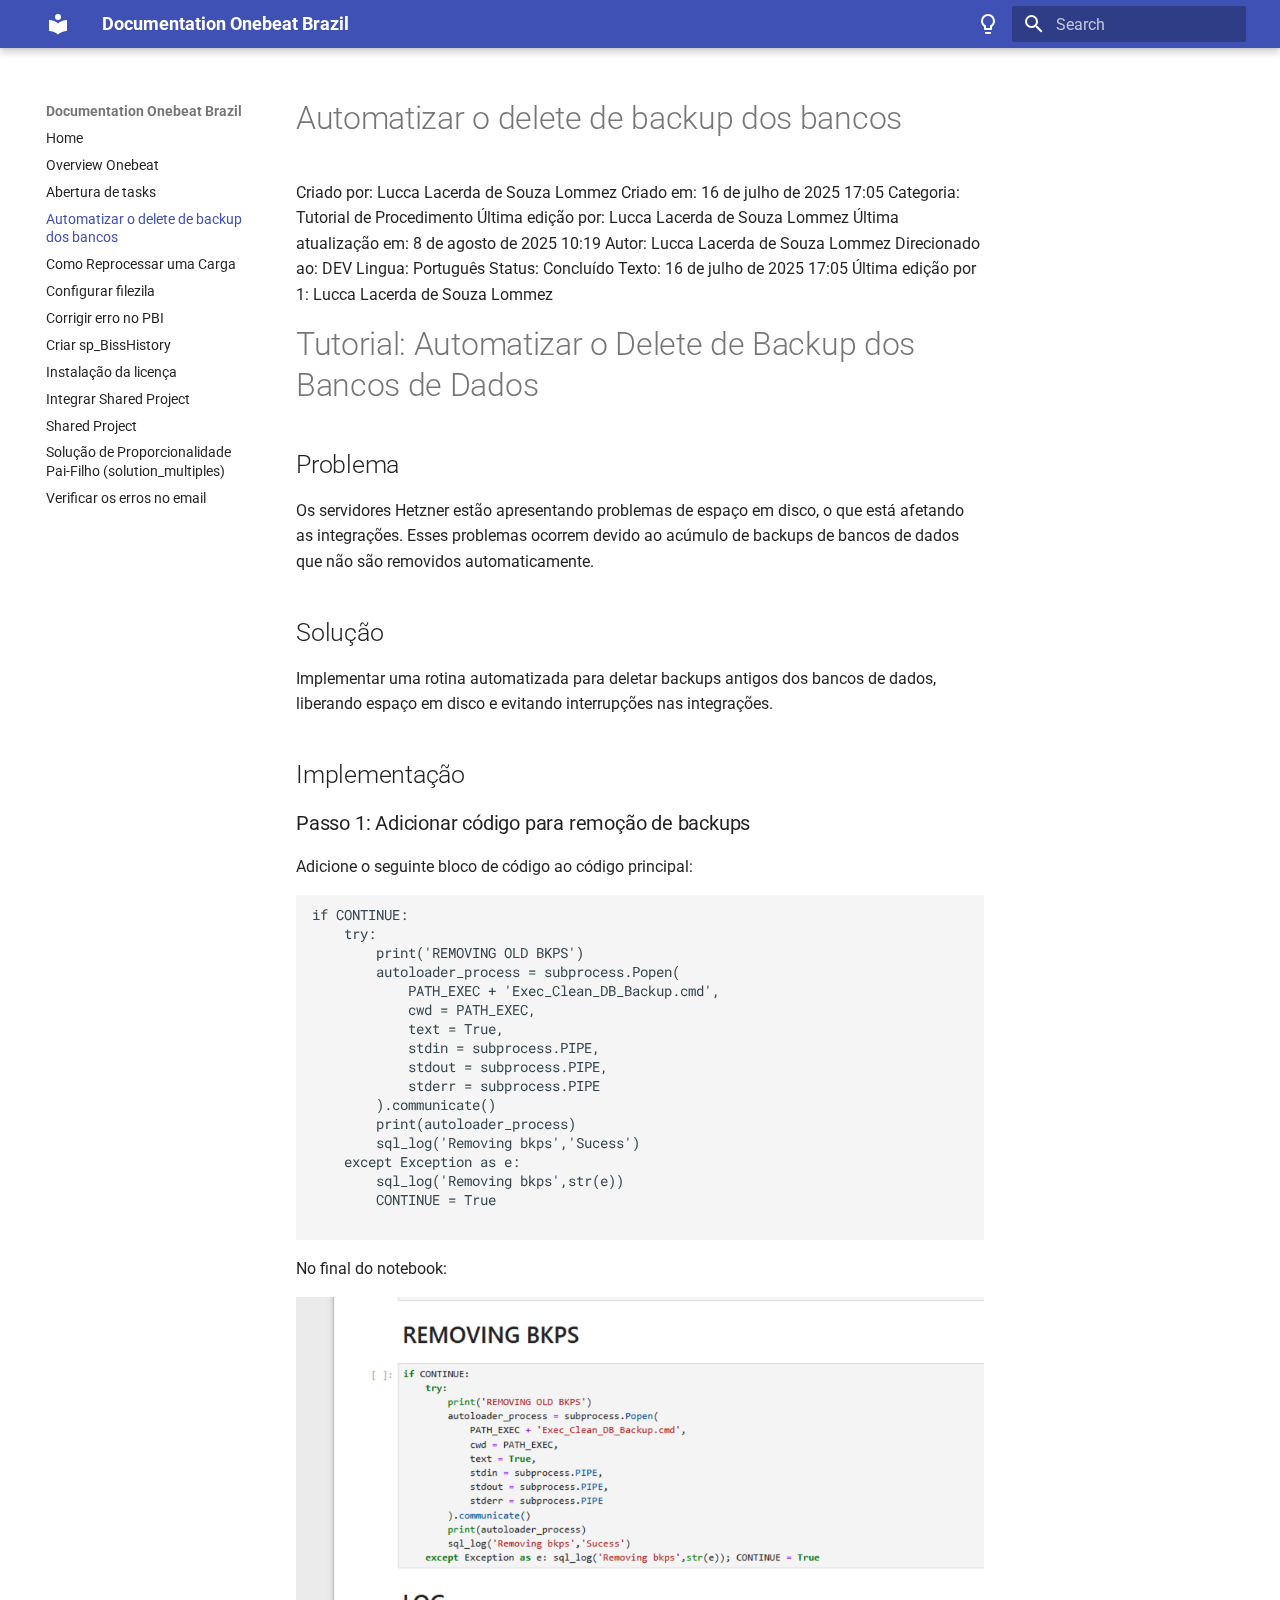
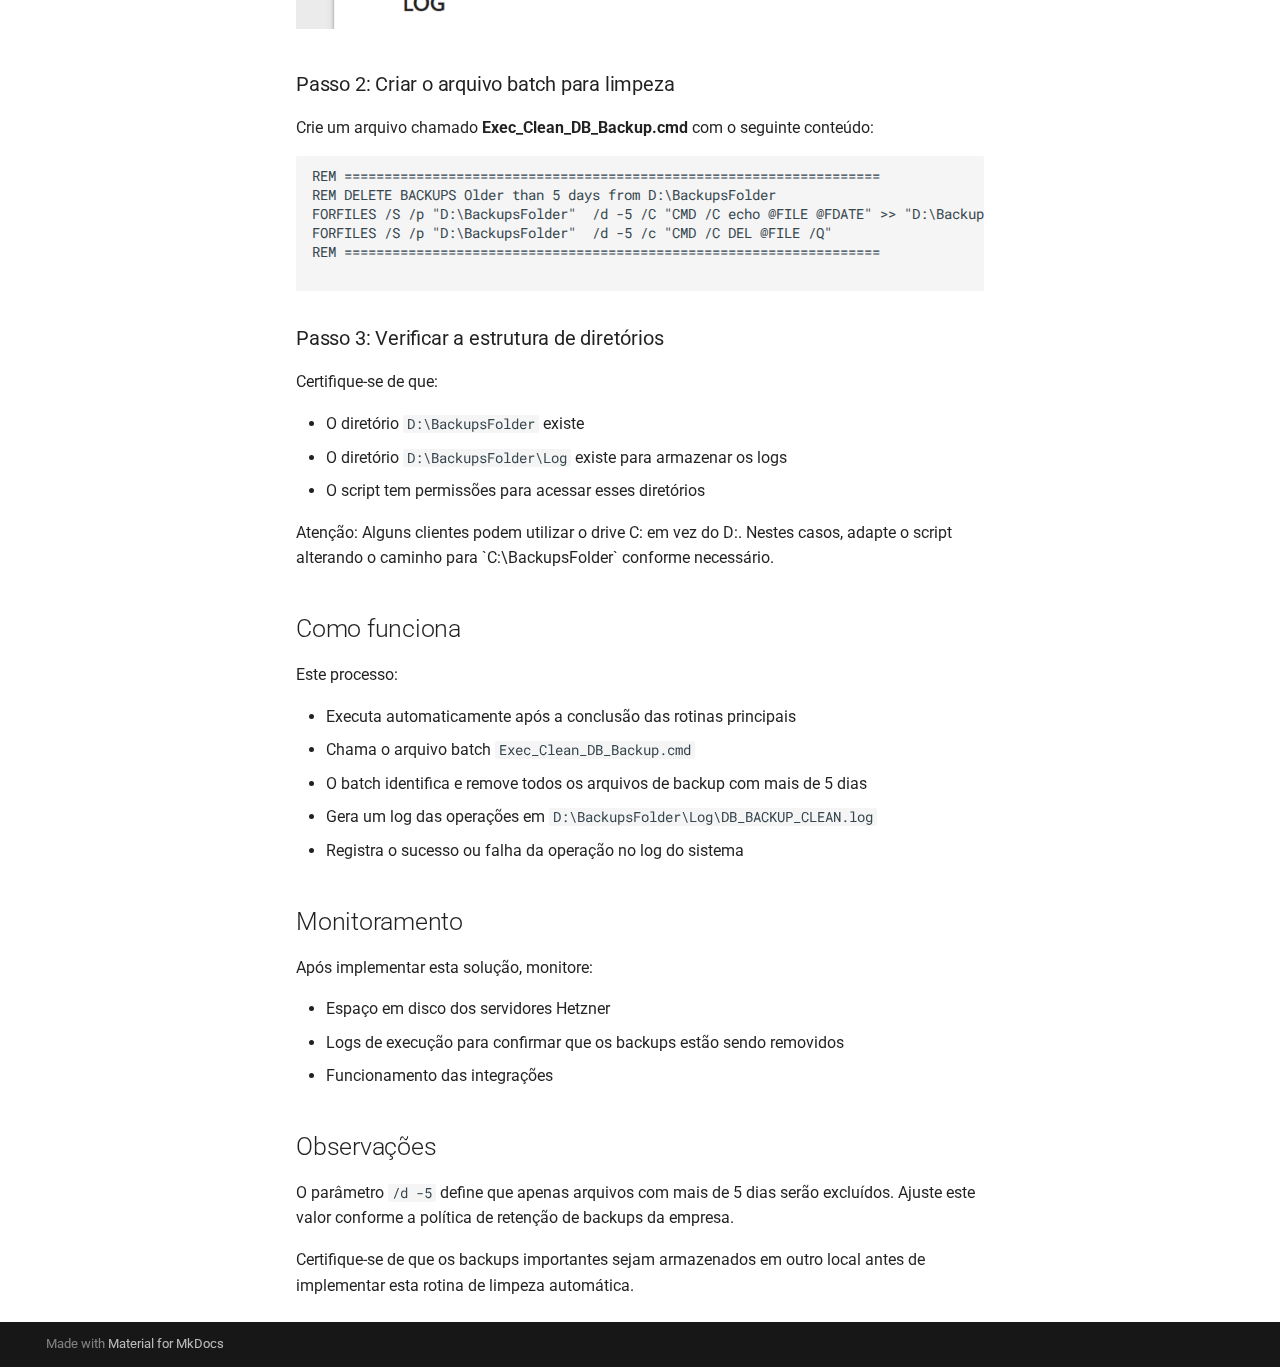
<file: Automatizar_delete_backup_dos_bancos/index.html>
<!doctype html>
<html lang="en" class="no-js">
  <head>
    
      <meta charset="utf-8">
      <meta name="viewport" content="width=device-width,initial-scale=1">
      
      
      
      
        <link rel="prev" href="../Abertura_de_tasks/">
      
      
        <link rel="next" href="../Reprocessar_Carga/">
      
      
      <link rel="icon" href="../assets/images/favicon.png">
      <meta name="generator" content="mkdocs-1.6.1, mkdocs-material-9.6.18">
    
    
      
        <title>Automatizar o delete de backup dos bancos - Documentation Onebeat Brazil</title>
      
    
    
      <link rel="stylesheet" href="../assets/stylesheets/main.7e37652d.min.css">
      
        
        <link rel="stylesheet" href="../assets/stylesheets/palette.06af60db.min.css">
      
      


    
    
      
    
    
      
        
        
        <link rel="preconnect" href="https://fonts.gstatic.com" crossorigin>
        <link rel="stylesheet" href="https://fonts.googleapis.com/css?family=Roboto:300,300i,400,400i,700,700i%7CRoboto+Mono:400,400i,700,700i&display=fallback">
        <style>:root{--md-text-font:"Roboto";--md-code-font:"Roboto Mono"}</style>
      
    
    
    <script>__md_scope=new URL("..",location),__md_hash=e=>[...e].reduce(((e,_)=>(e<<5)-e+_.charCodeAt(0)),0),__md_get=(e,_=localStorage,t=__md_scope)=>JSON.parse(_.getItem(t.pathname+"."+e)),__md_set=(e,_,t=localStorage,a=__md_scope)=>{try{t.setItem(a.pathname+"."+e,JSON.stringify(_))}catch(e){}}</script>
    
      

    
    
    
  </head>
  
  
    
    
      
    
    
    
    
    <body dir="ltr" data-md-color-scheme="default" data-md-color-primary="deep-blue" data-md-color-accent="amber">
  
    
    <input class="md-toggle" data-md-toggle="drawer" type="checkbox" id="__drawer" autocomplete="off">
    <input class="md-toggle" data-md-toggle="search" type="checkbox" id="__search" autocomplete="off">
    <label class="md-overlay" for="__drawer"></label>
    <div data-md-component="skip">
      
        
        <a href="#automatizar-o-delete-de-backup-dos-bancos" class="md-skip">
          Skip to content
        </a>
      
    </div>
    <div data-md-component="announce">
      
    </div>
    
    
      

  

<header class="md-header md-header--shadow" data-md-component="header">
  <nav class="md-header__inner md-grid" aria-label="Header">
    <a href=".." title="Documentation Onebeat Brazil" class="md-header__button md-logo" aria-label="Documentation Onebeat Brazil" data-md-component="logo">
      
  
  <svg xmlns="http://www.w3.org/2000/svg" viewBox="0 0 24 24"><path d="M12 8a3 3 0 0 0 3-3 3 3 0 0 0-3-3 3 3 0 0 0-3 3 3 3 0 0 0 3 3m0 3.54C9.64 9.35 6.5 8 3 8v11c3.5 0 6.64 1.35 9 3.54 2.36-2.19 5.5-3.54 9-3.54V8c-3.5 0-6.64 1.35-9 3.54"/></svg>

    </a>
    <label class="md-header__button md-icon" for="__drawer">
      
      <svg xmlns="http://www.w3.org/2000/svg" viewBox="0 0 24 24"><path d="M3 6h18v2H3zm0 5h18v2H3zm0 5h18v2H3z"/></svg>
    </label>
    <div class="md-header__title" data-md-component="header-title">
      <div class="md-header__ellipsis">
        <div class="md-header__topic">
          <span class="md-ellipsis">
            Documentation Onebeat Brazil
          </span>
        </div>
        <div class="md-header__topic" data-md-component="header-topic">
          <span class="md-ellipsis">
            
              Automatizar o delete de backup dos bancos
            
          </span>
        </div>
      </div>
    </div>
    
      
        <form class="md-header__option" data-md-component="palette">
  
    
    
    
    <input class="md-option" data-md-color-media="" data-md-color-scheme="default" data-md-color-primary="deep-blue" data-md-color-accent="amber"  aria-label="Switch to light mode"  type="radio" name="__palette" id="__palette_0">
    
      <label class="md-header__button md-icon" title="Switch to light mode" for="__palette_1" hidden>
        <svg xmlns="http://www.w3.org/2000/svg" viewBox="0 0 24 24"><path d="M12 2a7 7 0 0 1 7 7c0 2.38-1.19 4.47-3 5.74V17a1 1 0 0 1-1 1H9a1 1 0 0 1-1-1v-2.26C6.19 13.47 5 11.38 5 9a7 7 0 0 1 7-7M9 21v-1h6v1a1 1 0 0 1-1 1h-4a1 1 0 0 1-1-1m3-17a5 5 0 0 0-5 5c0 2.05 1.23 3.81 3 4.58V16h4v-2.42c1.77-.77 3-2.53 3-4.58a5 5 0 0 0-5-5"/></svg>
      </label>
    
  
    
    
    
    <input class="md-option" data-md-color-media="" data-md-color-scheme="slate" data-md-color-primary="deep-blue" data-md-color-accent="amber"  aria-label="Switch to dark mode"  type="radio" name="__palette" id="__palette_1">
    
      <label class="md-header__button md-icon" title="Switch to dark mode" for="__palette_0" hidden>
        <svg xmlns="http://www.w3.org/2000/svg" viewBox="0 0 24 24"><path d="M12 2a7 7 0 0 0-7 7c0 2.38 1.19 4.47 3 5.74V17a1 1 0 0 0 1 1h6a1 1 0 0 0 1-1v-2.26c1.81-1.27 3-3.36 3-5.74a7 7 0 0 0-7-7M9 21a1 1 0 0 0 1 1h4a1 1 0 0 0 1-1v-1H9z"/></svg>
      </label>
    
  
</form>
      
    
    
      <script>var palette=__md_get("__palette");if(palette&&palette.color){if("(prefers-color-scheme)"===palette.color.media){var media=matchMedia("(prefers-color-scheme: light)"),input=document.querySelector(media.matches?"[data-md-color-media='(prefers-color-scheme: light)']":"[data-md-color-media='(prefers-color-scheme: dark)']");palette.color.media=input.getAttribute("data-md-color-media"),palette.color.scheme=input.getAttribute("data-md-color-scheme"),palette.color.primary=input.getAttribute("data-md-color-primary"),palette.color.accent=input.getAttribute("data-md-color-accent")}for(var[key,value]of Object.entries(palette.color))document.body.setAttribute("data-md-color-"+key,value)}</script>
    
    
    
      
      
        <label class="md-header__button md-icon" for="__search">
          
          <svg xmlns="http://www.w3.org/2000/svg" viewBox="0 0 24 24"><path d="M9.5 3A6.5 6.5 0 0 1 16 9.5c0 1.61-.59 3.09-1.56 4.23l.27.27h.79l5 5-1.5 1.5-5-5v-.79l-.27-.27A6.52 6.52 0 0 1 9.5 16 6.5 6.5 0 0 1 3 9.5 6.5 6.5 0 0 1 9.5 3m0 2C7 5 5 7 5 9.5S7 14 9.5 14 14 12 14 9.5 12 5 9.5 5"/></svg>
        </label>
        <div class="md-search" data-md-component="search" role="dialog">
  <label class="md-search__overlay" for="__search"></label>
  <div class="md-search__inner" role="search">
    <form class="md-search__form" name="search">
      <input type="text" class="md-search__input" name="query" aria-label="Search" placeholder="Search" autocapitalize="off" autocorrect="off" autocomplete="off" spellcheck="false" data-md-component="search-query" required>
      <label class="md-search__icon md-icon" for="__search">
        
        <svg xmlns="http://www.w3.org/2000/svg" viewBox="0 0 24 24"><path d="M9.5 3A6.5 6.5 0 0 1 16 9.5c0 1.61-.59 3.09-1.56 4.23l.27.27h.79l5 5-1.5 1.5-5-5v-.79l-.27-.27A6.52 6.52 0 0 1 9.5 16 6.5 6.5 0 0 1 3 9.5 6.5 6.5 0 0 1 9.5 3m0 2C7 5 5 7 5 9.5S7 14 9.5 14 14 12 14 9.5 12 5 9.5 5"/></svg>
        
        <svg xmlns="http://www.w3.org/2000/svg" viewBox="0 0 24 24"><path d="M20 11v2H8l5.5 5.5-1.42 1.42L4.16 12l7.92-7.92L13.5 5.5 8 11z"/></svg>
      </label>
      <nav class="md-search__options" aria-label="Search">
        
        <button type="reset" class="md-search__icon md-icon" title="Clear" aria-label="Clear" tabindex="-1">
          
          <svg xmlns="http://www.w3.org/2000/svg" viewBox="0 0 24 24"><path d="M19 6.41 17.59 5 12 10.59 6.41 5 5 6.41 10.59 12 5 17.59 6.41 19 12 13.41 17.59 19 19 17.59 13.41 12z"/></svg>
        </button>
      </nav>
      
        <div class="md-search__suggest" data-md-component="search-suggest"></div>
      
    </form>
    <div class="md-search__output">
      <div class="md-search__scrollwrap" tabindex="0" data-md-scrollfix>
        <div class="md-search-result" data-md-component="search-result">
          <div class="md-search-result__meta">
            Initializing search
          </div>
          <ol class="md-search-result__list" role="presentation"></ol>
        </div>
      </div>
    </div>
  </div>
</div>
      
    
    
  </nav>
  
</header>
    
    <div class="md-container" data-md-component="container">
      
      
        
          
        
      
      <main class="md-main" data-md-component="main">
        <div class="md-main__inner md-grid">
          
            
              
              <div class="md-sidebar md-sidebar--primary" data-md-component="sidebar" data-md-type="navigation" >
                <div class="md-sidebar__scrollwrap">
                  <div class="md-sidebar__inner">
                    



<nav class="md-nav md-nav--primary" aria-label="Navigation" data-md-level="0">
  <label class="md-nav__title" for="__drawer">
    <a href=".." title="Documentation Onebeat Brazil" class="md-nav__button md-logo" aria-label="Documentation Onebeat Brazil" data-md-component="logo">
      
  
  <svg xmlns="http://www.w3.org/2000/svg" viewBox="0 0 24 24"><path d="M12 8a3 3 0 0 0 3-3 3 3 0 0 0-3-3 3 3 0 0 0-3 3 3 3 0 0 0 3 3m0 3.54C9.64 9.35 6.5 8 3 8v11c3.5 0 6.64 1.35 9 3.54 2.36-2.19 5.5-3.54 9-3.54V8c-3.5 0-6.64 1.35-9 3.54"/></svg>

    </a>
    Documentation Onebeat Brazil
  </label>
  
  <ul class="md-nav__list" data-md-scrollfix>
    
      
      
  
  
  
  
    <li class="md-nav__item">
      <a href=".." class="md-nav__link">
        
  
  
  <span class="md-ellipsis">
    Home
    
  </span>
  

      </a>
    </li>
  

    
      
      
  
  
  
  
    <li class="md-nav__item">
      <a href="../Overview_Onebeat/" class="md-nav__link">
        
  
  
  <span class="md-ellipsis">
    Overview Onebeat
    
  </span>
  

      </a>
    </li>
  

    
      
      
  
  
  
  
    <li class="md-nav__item">
      <a href="../Abertura_de_tasks/" class="md-nav__link">
        
  
  
  <span class="md-ellipsis">
    Abertura de tasks
    
  </span>
  

      </a>
    </li>
  

    
      
      
  
  
    
  
  
  
    <li class="md-nav__item md-nav__item--active">
      
      <input class="md-nav__toggle md-toggle" type="checkbox" id="__toc">
      
      
        
      
      
      <a href="./" class="md-nav__link md-nav__link--active">
        
  
  
  <span class="md-ellipsis">
    Automatizar o delete de backup dos bancos
    
  </span>
  

      </a>
      
    </li>
  

    
      
      
  
  
  
  
    <li class="md-nav__item">
      <a href="../Reprocessar_Carga/" class="md-nav__link">
        
  
  
  <span class="md-ellipsis">
    Como Reprocessar uma Carga
    
  </span>
  

      </a>
    </li>
  

    
      
      
  
  
  
  
    <li class="md-nav__item">
      <a href="../Configurar_filezila/" class="md-nav__link">
        
  
  
  <span class="md-ellipsis">
    Configurar filezila
    
  </span>
  

      </a>
    </li>
  

    
      
      
  
  
  
  
    <li class="md-nav__item">
      <a href="../Erro_PBI/" class="md-nav__link">
        
  
  
  <span class="md-ellipsis">
    Corrigir erro no PBI
    
  </span>
  

      </a>
    </li>
  

    
      
      
  
  
  
  
    <li class="md-nav__item">
      <a href="../Criar_sp_BissHistory/" class="md-nav__link">
        
  
  
  <span class="md-ellipsis">
    Criar sp_BissHistory
    
  </span>
  

      </a>
    </li>
  

    
      
      
  
  
  
  
    <li class="md-nav__item">
      <a href="../Ativacao_licenca/" class="md-nav__link">
        
  
  
  <span class="md-ellipsis">
    Instalação da licença
    
  </span>
  

      </a>
    </li>
  

    
      
      
  
  
  
  
    <li class="md-nav__item">
      <a href="../Integrar_Shared_Project/" class="md-nav__link">
        
  
  
  <span class="md-ellipsis">
    Integrar Shared Project
    
  </span>
  

      </a>
    </li>
  

    
      
      
  
  
  
  
    <li class="md-nav__item">
      <a href="../Shared_Project/" class="md-nav__link">
        
  
  
  <span class="md-ellipsis">
    Shared Project
    
  </span>
  

      </a>
    </li>
  

    
      
      
  
  
  
  
    <li class="md-nav__item">
      <a href="../Solucao_Proporcionalidade_Pai_Filho_solution_multiples/" class="md-nav__link">
        
  
  
  <span class="md-ellipsis">
    Solução de Proporcionalidade Pai-Filho (solution_multiples)
    
  </span>
  

      </a>
    </li>
  

    
      
      
  
  
  
  
    <li class="md-nav__item">
      <a href="../Erros_no_email/" class="md-nav__link">
        
  
  
  <span class="md-ellipsis">
    Verificar os erros no email
    
  </span>
  

      </a>
    </li>
  

    
  </ul>
</nav>
                  </div>
                </div>
              </div>
            
            
              
              <div class="md-sidebar md-sidebar--secondary" data-md-component="sidebar" data-md-type="toc" >
                <div class="md-sidebar__scrollwrap">
                  <div class="md-sidebar__inner">
                    

<nav class="md-nav md-nav--secondary" aria-label="Table of contents">
  
  
  
    
  
  
</nav>
                  </div>
                </div>
              </div>
            
          
          
            <div class="md-content" data-md-component="content">
              <article class="md-content__inner md-typeset">
                
                  



<h1 id="automatizar-o-delete-de-backup-dos-bancos">Automatizar o delete de backup dos bancos</h1>
<p>Criado por: Lucca Lacerda de Souza Lommez
Criado em: 16 de julho de 2025 17:05
Categoria: Tutorial de Procedimento
Última edição por: Lucca Lacerda de Souza Lommez
Última atualização em: 8 de agosto de 2025 10:19
Autor: Lucca Lacerda de Souza Lommez
Direcionado ao: DEV
Lingua: Português
Status: Concluído
Texto: 16 de julho de 2025 17:05
Última edição por 1: Lucca Lacerda de Souza Lommez</p>
<h1 id="tutorial-automatizar-o-delete-de-backup-dos-bancos-de-dados">Tutorial: Automatizar o Delete de Backup dos Bancos de Dados</h1>
<h2 id="problema">Problema</h2>
<p>Os servidores Hetzner estão apresentando problemas de espaço em disco, o que está afetando as integrações. Esses problemas ocorrem devido ao acúmulo de backups de bancos de dados que não são removidos automaticamente.</p>
<h2 id="solucao">Solução</h2>
<p>Implementar uma rotina automatizada para deletar backups antigos dos bancos de dados, liberando espaço em disco e evitando interrupções nas integrações.</p>
<h2 id="implementacao">Implementação</h2>
<h3 id="passo-1-adicionar-codigo-para-remocao-de-backups">Passo 1: Adicionar código para remoção de backups</h3>
<p>Adicione o seguinte bloco de código ao código principal:</p>
<pre><code class="language-python">if CONTINUE:
    try:
        print('REMOVING OLD BKPS')
        autoloader_process = subprocess.Popen(
            PATH_EXEC + 'Exec_Clean_DB_Backup.cmd',
            cwd = PATH_EXEC,
            text = True,
            stdin = subprocess.PIPE,
            stdout = subprocess.PIPE,
            stderr = subprocess.PIPE
        ).communicate()
        print(autoloader_process)
        sql_log('Removing bkps','Sucess')
    except Exception as e: 
        sql_log('Removing bkps',str(e))
        CONTINUE = True

</code></pre>
<p>No final do notebook:</p>
<p><img alt="image.png" src="/docs/img/Automatizar_del_bkp.png" /></p>
<h3 id="passo-2-criar-o-arquivo-batch-para-limpeza">Passo 2: Criar o arquivo batch para limpeza</h3>
<p>Crie um arquivo chamado <strong>Exec_Clean_DB_Backup.cmd</strong> com o seguinte conteúdo:</p>
<pre><code>REM ===================================================================
REM DELETE BACKUPS Older than 5 days from D:\BackupsFolder
FORFILES /S /p &quot;D:\BackupsFolder&quot;  /d -5 /C &quot;CMD /C echo @FILE @FDATE&quot; &gt;&gt; &quot;D:\BackupsFolder\Log\DB_BACKUP_CLEAN.log&quot;
FORFILES /S /p &quot;D:\BackupsFolder&quot;  /d -5 /c &quot;CMD /C DEL @FILE /Q&quot;
REM ===================================================================

</code></pre>
<h3 id="passo-3-verificar-a-estrutura-de-diretorios">Passo 3: Verificar a estrutura de diretórios</h3>
<p>Certifique-se de que:</p>
<ul>
<li>O diretório <code>D:\BackupsFolder</code> existe</li>
<li>O diretório <code>D:\BackupsFolder\Log</code> existe para armazenar os logs</li>
<li>O script tem permissões para acessar esses diretórios</li>
</ul>
<aside>
Atenção: Alguns clientes podem utilizar o drive C: em vez do D:. Nestes casos, adapte o script alterando o caminho para `C:\BackupsFolder` conforme necessário.

</aside>

<h2 id="como-funciona">Como funciona</h2>
<p>Este processo:</p>
<ul>
<li>Executa automaticamente após a conclusão das rotinas principais</li>
<li>Chama o arquivo batch <code>Exec_Clean_DB_Backup.cmd</code></li>
<li>O batch identifica e remove todos os arquivos de backup com mais de 5 dias</li>
<li>Gera um log das operações em <code>D:\BackupsFolder\Log\DB_BACKUP_CLEAN.log</code></li>
<li>Registra o sucesso ou falha da operação no log do sistema</li>
</ul>
<h2 id="monitoramento">Monitoramento</h2>
<p>Após implementar esta solução, monitore:</p>
<ul>
<li>Espaço em disco dos servidores Hetzner</li>
<li>Logs de execução para confirmar que os backups estão sendo removidos</li>
<li>Funcionamento das integrações</li>
</ul>
<h2 id="observacoes">Observações</h2>
<p>O parâmetro <code>/d -5</code> define que apenas arquivos com mais de 5 dias serão excluídos. Ajuste este valor conforme a política de retenção de backups da empresa.</p>
<aside>
Certifique-se de que os backups importantes sejam armazenados em outro local antes de implementar esta rotina de limpeza automática.

</aside>












                
              </article>
            </div>
          
          
<script>var target=document.getElementById(location.hash.slice(1));target&&target.name&&(target.checked=target.name.startsWith("__tabbed_"))</script>
        </div>
        
      </main>
      
        <footer class="md-footer">
  
  <div class="md-footer-meta md-typeset">
    <div class="md-footer-meta__inner md-grid">
      <div class="md-copyright">
  
  
    Made with
    <a href="https://squidfunk.github.io/mkdocs-material/" target="_blank" rel="noopener">
      Material for MkDocs
    </a>
  
</div>
      
    </div>
  </div>
</footer>
      
    </div>
    <div class="md-dialog" data-md-component="dialog">
      <div class="md-dialog__inner md-typeset"></div>
    </div>
    
    
    
      
      <script id="__config" type="application/json">{"base": "..", "features": ["search.suggest", "search.highlight"], "search": "../assets/javascripts/workers/search.973d3a69.min.js", "tags": null, "translations": {"clipboard.copied": "Copied to clipboard", "clipboard.copy": "Copy to clipboard", "search.result.more.one": "1 more on this page", "search.result.more.other": "# more on this page", "search.result.none": "No matching documents", "search.result.one": "1 matching document", "search.result.other": "# matching documents", "search.result.placeholder": "Type to start searching", "search.result.term.missing": "Missing", "select.version": "Select version"}, "version": null}</script>
    
    
      <script src="../assets/javascripts/bundle.92b07e13.min.js"></script>
      
    
  </body>
</html>
</file>
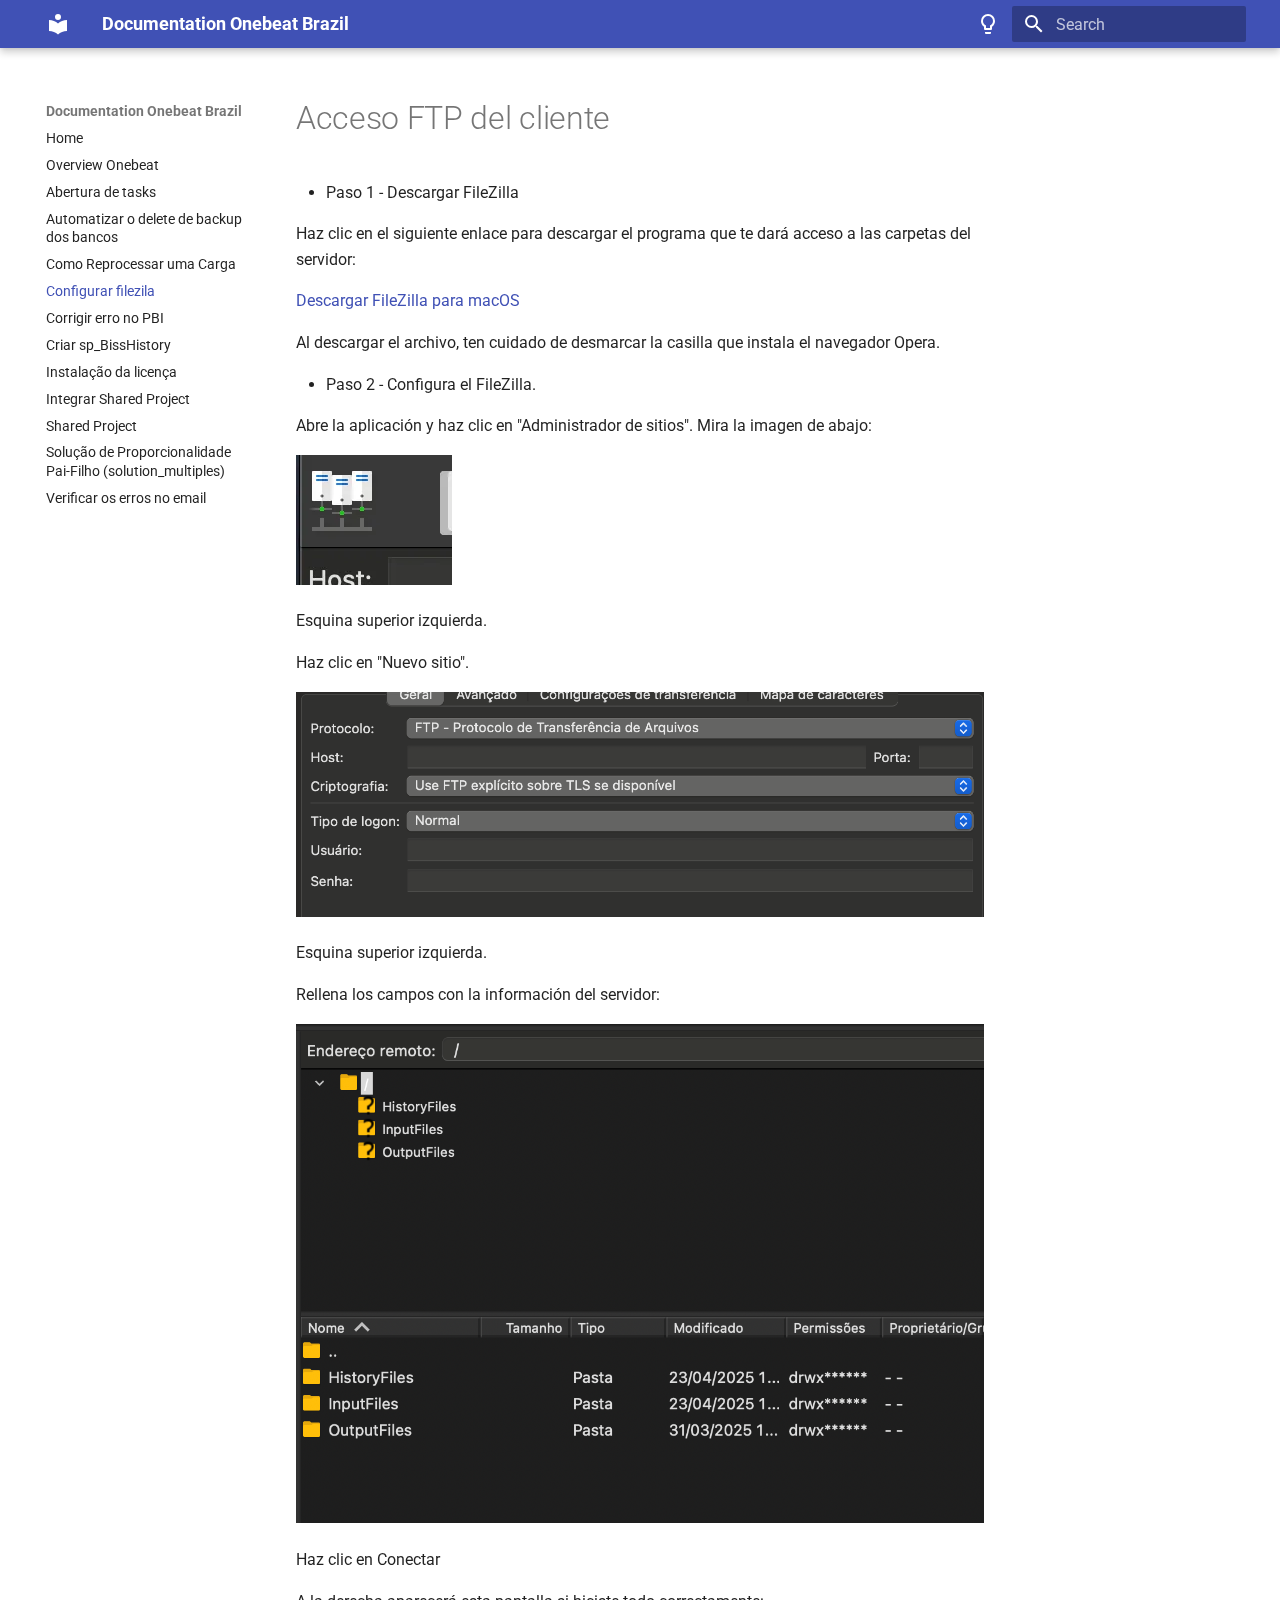
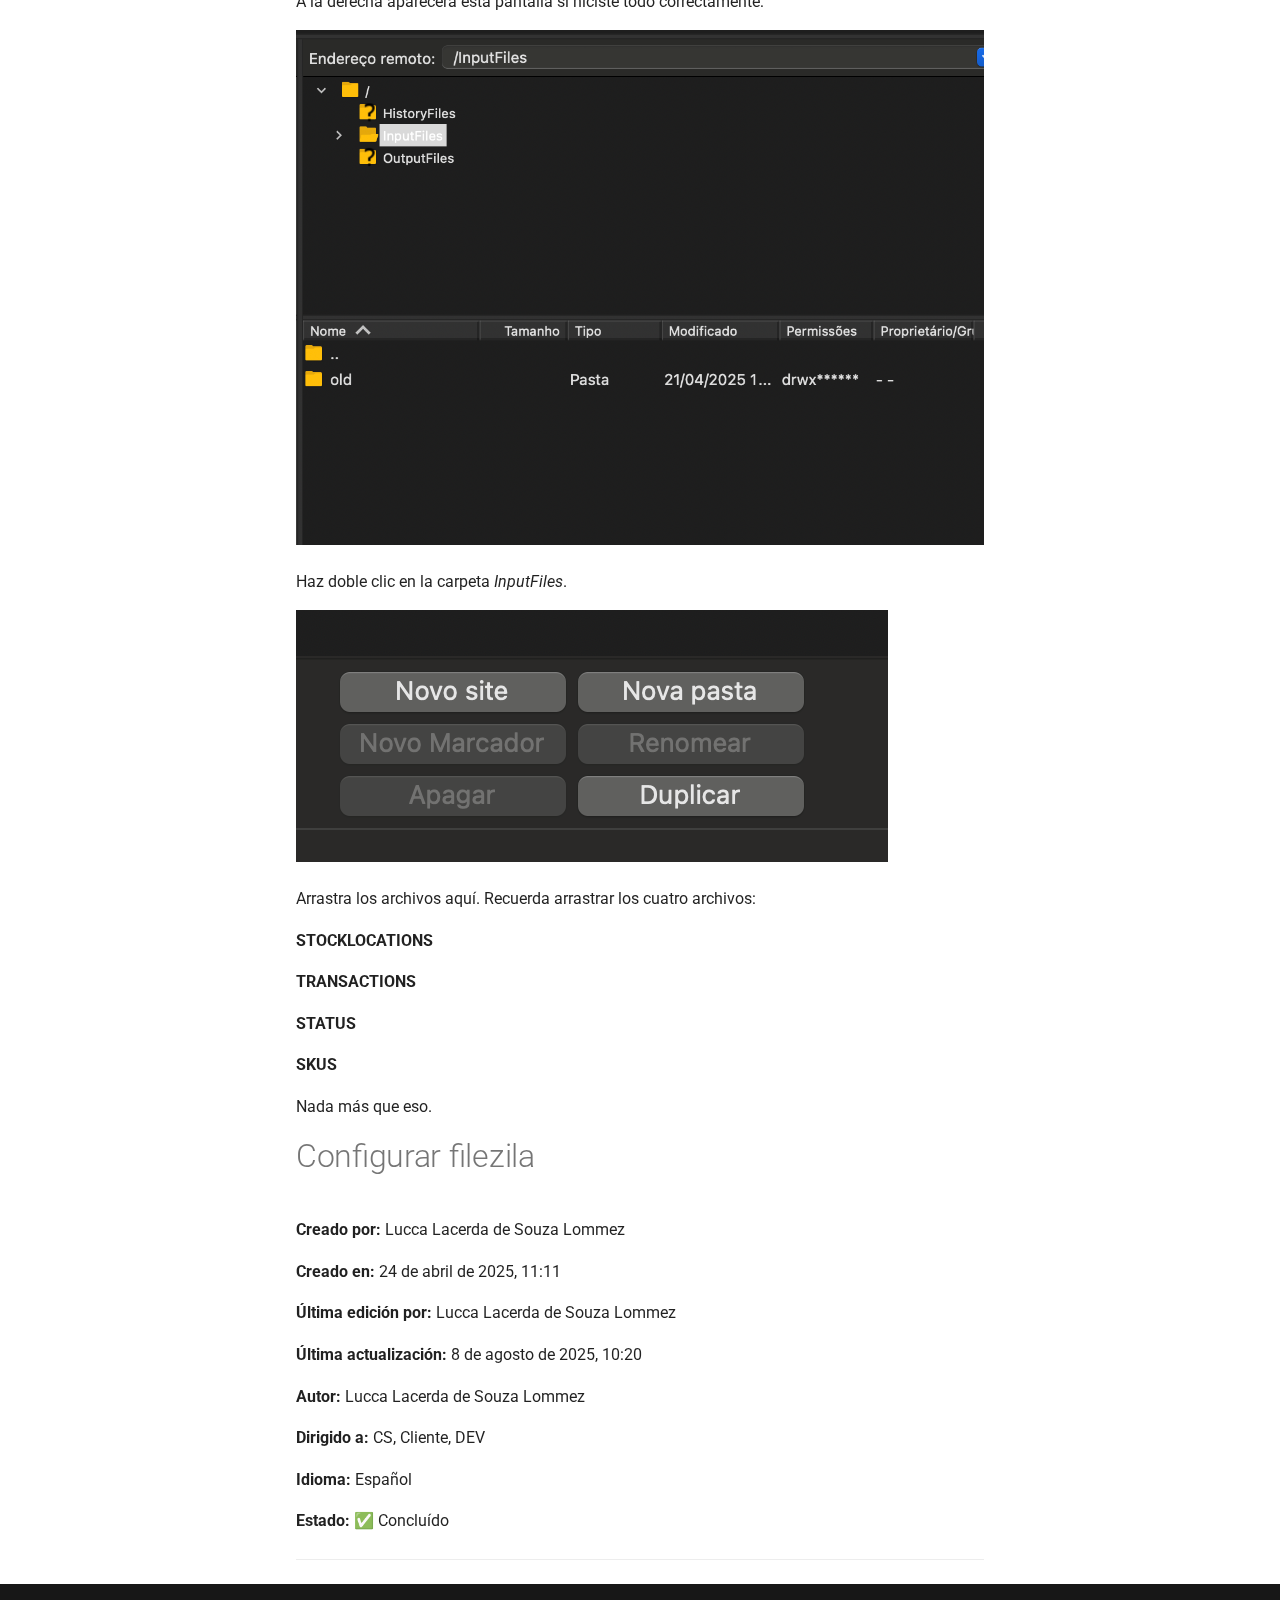
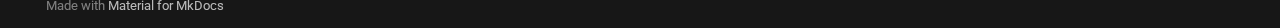
<file: Configurar_filezila/index.html>
<!doctype html>
<html lang="en" class="no-js">
  <head>
    
      <meta charset="utf-8">
      <meta name="viewport" content="width=device-width,initial-scale=1">
      
      
      
      
        <link rel="prev" href="../Reprocessar_Carga/">
      
      
        <link rel="next" href="../Erro_PBI/">
      
      
      <link rel="icon" href="../assets/images/favicon.png">
      <meta name="generator" content="mkdocs-1.6.1, mkdocs-material-9.6.18">
    
    
      
        <title>Configurar filezila - Documentation Onebeat Brazil</title>
      
    
    
      <link rel="stylesheet" href="../assets/stylesheets/main.7e37652d.min.css">
      
        
        <link rel="stylesheet" href="../assets/stylesheets/palette.06af60db.min.css">
      
      


    
    
      
    
    
      
        
        
        <link rel="preconnect" href="https://fonts.gstatic.com" crossorigin>
        <link rel="stylesheet" href="https://fonts.googleapis.com/css?family=Roboto:300,300i,400,400i,700,700i%7CRoboto+Mono:400,400i,700,700i&display=fallback">
        <style>:root{--md-text-font:"Roboto";--md-code-font:"Roboto Mono"}</style>
      
    
    
    <script>__md_scope=new URL("..",location),__md_hash=e=>[...e].reduce(((e,_)=>(e<<5)-e+_.charCodeAt(0)),0),__md_get=(e,_=localStorage,t=__md_scope)=>JSON.parse(_.getItem(t.pathname+"."+e)),__md_set=(e,_,t=localStorage,a=__md_scope)=>{try{t.setItem(a.pathname+"."+e,JSON.stringify(_))}catch(e){}}</script>
    
      

    
    
    
  </head>
  
  
    
    
      
    
    
    
    
    <body dir="ltr" data-md-color-scheme="default" data-md-color-primary="deep-blue" data-md-color-accent="amber">
  
    
    <input class="md-toggle" data-md-toggle="drawer" type="checkbox" id="__drawer" autocomplete="off">
    <input class="md-toggle" data-md-toggle="search" type="checkbox" id="__search" autocomplete="off">
    <label class="md-overlay" for="__drawer"></label>
    <div data-md-component="skip">
      
        
        <a href="#acceso-ftp-del-cliente" class="md-skip">
          Skip to content
        </a>
      
    </div>
    <div data-md-component="announce">
      
    </div>
    
    
      

  

<header class="md-header md-header--shadow" data-md-component="header">
  <nav class="md-header__inner md-grid" aria-label="Header">
    <a href=".." title="Documentation Onebeat Brazil" class="md-header__button md-logo" aria-label="Documentation Onebeat Brazil" data-md-component="logo">
      
  
  <svg xmlns="http://www.w3.org/2000/svg" viewBox="0 0 24 24"><path d="M12 8a3 3 0 0 0 3-3 3 3 0 0 0-3-3 3 3 0 0 0-3 3 3 3 0 0 0 3 3m0 3.54C9.64 9.35 6.5 8 3 8v11c3.5 0 6.64 1.35 9 3.54 2.36-2.19 5.5-3.54 9-3.54V8c-3.5 0-6.64 1.35-9 3.54"/></svg>

    </a>
    <label class="md-header__button md-icon" for="__drawer">
      
      <svg xmlns="http://www.w3.org/2000/svg" viewBox="0 0 24 24"><path d="M3 6h18v2H3zm0 5h18v2H3zm0 5h18v2H3z"/></svg>
    </label>
    <div class="md-header__title" data-md-component="header-title">
      <div class="md-header__ellipsis">
        <div class="md-header__topic">
          <span class="md-ellipsis">
            Documentation Onebeat Brazil
          </span>
        </div>
        <div class="md-header__topic" data-md-component="header-topic">
          <span class="md-ellipsis">
            
              Configurar filezila
            
          </span>
        </div>
      </div>
    </div>
    
      
        <form class="md-header__option" data-md-component="palette">
  
    
    
    
    <input class="md-option" data-md-color-media="" data-md-color-scheme="default" data-md-color-primary="deep-blue" data-md-color-accent="amber"  aria-label="Switch to light mode"  type="radio" name="__palette" id="__palette_0">
    
      <label class="md-header__button md-icon" title="Switch to light mode" for="__palette_1" hidden>
        <svg xmlns="http://www.w3.org/2000/svg" viewBox="0 0 24 24"><path d="M12 2a7 7 0 0 1 7 7c0 2.38-1.19 4.47-3 5.74V17a1 1 0 0 1-1 1H9a1 1 0 0 1-1-1v-2.26C6.19 13.47 5 11.38 5 9a7 7 0 0 1 7-7M9 21v-1h6v1a1 1 0 0 1-1 1h-4a1 1 0 0 1-1-1m3-17a5 5 0 0 0-5 5c0 2.05 1.23 3.81 3 4.58V16h4v-2.42c1.77-.77 3-2.53 3-4.58a5 5 0 0 0-5-5"/></svg>
      </label>
    
  
    
    
    
    <input class="md-option" data-md-color-media="" data-md-color-scheme="slate" data-md-color-primary="deep-blue" data-md-color-accent="amber"  aria-label="Switch to dark mode"  type="radio" name="__palette" id="__palette_1">
    
      <label class="md-header__button md-icon" title="Switch to dark mode" for="__palette_0" hidden>
        <svg xmlns="http://www.w3.org/2000/svg" viewBox="0 0 24 24"><path d="M12 2a7 7 0 0 0-7 7c0 2.38 1.19 4.47 3 5.74V17a1 1 0 0 0 1 1h6a1 1 0 0 0 1-1v-2.26c1.81-1.27 3-3.36 3-5.74a7 7 0 0 0-7-7M9 21a1 1 0 0 0 1 1h4a1 1 0 0 0 1-1v-1H9z"/></svg>
      </label>
    
  
</form>
      
    
    
      <script>var palette=__md_get("__palette");if(palette&&palette.color){if("(prefers-color-scheme)"===palette.color.media){var media=matchMedia("(prefers-color-scheme: light)"),input=document.querySelector(media.matches?"[data-md-color-media='(prefers-color-scheme: light)']":"[data-md-color-media='(prefers-color-scheme: dark)']");palette.color.media=input.getAttribute("data-md-color-media"),palette.color.scheme=input.getAttribute("data-md-color-scheme"),palette.color.primary=input.getAttribute("data-md-color-primary"),palette.color.accent=input.getAttribute("data-md-color-accent")}for(var[key,value]of Object.entries(palette.color))document.body.setAttribute("data-md-color-"+key,value)}</script>
    
    
    
      
      
        <label class="md-header__button md-icon" for="__search">
          
          <svg xmlns="http://www.w3.org/2000/svg" viewBox="0 0 24 24"><path d="M9.5 3A6.5 6.5 0 0 1 16 9.5c0 1.61-.59 3.09-1.56 4.23l.27.27h.79l5 5-1.5 1.5-5-5v-.79l-.27-.27A6.52 6.52 0 0 1 9.5 16 6.5 6.5 0 0 1 3 9.5 6.5 6.5 0 0 1 9.5 3m0 2C7 5 5 7 5 9.5S7 14 9.5 14 14 12 14 9.5 12 5 9.5 5"/></svg>
        </label>
        <div class="md-search" data-md-component="search" role="dialog">
  <label class="md-search__overlay" for="__search"></label>
  <div class="md-search__inner" role="search">
    <form class="md-search__form" name="search">
      <input type="text" class="md-search__input" name="query" aria-label="Search" placeholder="Search" autocapitalize="off" autocorrect="off" autocomplete="off" spellcheck="false" data-md-component="search-query" required>
      <label class="md-search__icon md-icon" for="__search">
        
        <svg xmlns="http://www.w3.org/2000/svg" viewBox="0 0 24 24"><path d="M9.5 3A6.5 6.5 0 0 1 16 9.5c0 1.61-.59 3.09-1.56 4.23l.27.27h.79l5 5-1.5 1.5-5-5v-.79l-.27-.27A6.52 6.52 0 0 1 9.5 16 6.5 6.5 0 0 1 3 9.5 6.5 6.5 0 0 1 9.5 3m0 2C7 5 5 7 5 9.5S7 14 9.5 14 14 12 14 9.5 12 5 9.5 5"/></svg>
        
        <svg xmlns="http://www.w3.org/2000/svg" viewBox="0 0 24 24"><path d="M20 11v2H8l5.5 5.5-1.42 1.42L4.16 12l7.92-7.92L13.5 5.5 8 11z"/></svg>
      </label>
      <nav class="md-search__options" aria-label="Search">
        
        <button type="reset" class="md-search__icon md-icon" title="Clear" aria-label="Clear" tabindex="-1">
          
          <svg xmlns="http://www.w3.org/2000/svg" viewBox="0 0 24 24"><path d="M19 6.41 17.59 5 12 10.59 6.41 5 5 6.41 10.59 12 5 17.59 6.41 19 12 13.41 17.59 19 19 17.59 13.41 12z"/></svg>
        </button>
      </nav>
      
        <div class="md-search__suggest" data-md-component="search-suggest"></div>
      
    </form>
    <div class="md-search__output">
      <div class="md-search__scrollwrap" tabindex="0" data-md-scrollfix>
        <div class="md-search-result" data-md-component="search-result">
          <div class="md-search-result__meta">
            Initializing search
          </div>
          <ol class="md-search-result__list" role="presentation"></ol>
        </div>
      </div>
    </div>
  </div>
</div>
      
    
    
  </nav>
  
</header>
    
    <div class="md-container" data-md-component="container">
      
      
        
          
        
      
      <main class="md-main" data-md-component="main">
        <div class="md-main__inner md-grid">
          
            
              
              <div class="md-sidebar md-sidebar--primary" data-md-component="sidebar" data-md-type="navigation" >
                <div class="md-sidebar__scrollwrap">
                  <div class="md-sidebar__inner">
                    



<nav class="md-nav md-nav--primary" aria-label="Navigation" data-md-level="0">
  <label class="md-nav__title" for="__drawer">
    <a href=".." title="Documentation Onebeat Brazil" class="md-nav__button md-logo" aria-label="Documentation Onebeat Brazil" data-md-component="logo">
      
  
  <svg xmlns="http://www.w3.org/2000/svg" viewBox="0 0 24 24"><path d="M12 8a3 3 0 0 0 3-3 3 3 0 0 0-3-3 3 3 0 0 0-3 3 3 3 0 0 0 3 3m0 3.54C9.64 9.35 6.5 8 3 8v11c3.5 0 6.64 1.35 9 3.54 2.36-2.19 5.5-3.54 9-3.54V8c-3.5 0-6.64 1.35-9 3.54"/></svg>

    </a>
    Documentation Onebeat Brazil
  </label>
  
  <ul class="md-nav__list" data-md-scrollfix>
    
      
      
  
  
  
  
    <li class="md-nav__item">
      <a href=".." class="md-nav__link">
        
  
  
  <span class="md-ellipsis">
    Home
    
  </span>
  

      </a>
    </li>
  

    
      
      
  
  
  
  
    <li class="md-nav__item">
      <a href="../Overview_Onebeat/" class="md-nav__link">
        
  
  
  <span class="md-ellipsis">
    Overview Onebeat
    
  </span>
  

      </a>
    </li>
  

    
      
      
  
  
  
  
    <li class="md-nav__item">
      <a href="../Abertura_de_tasks/" class="md-nav__link">
        
  
  
  <span class="md-ellipsis">
    Abertura de tasks
    
  </span>
  

      </a>
    </li>
  

    
      
      
  
  
  
  
    <li class="md-nav__item">
      <a href="../Automatizar_delete_backup_dos_bancos/" class="md-nav__link">
        
  
  
  <span class="md-ellipsis">
    Automatizar o delete de backup dos bancos
    
  </span>
  

      </a>
    </li>
  

    
      
      
  
  
  
  
    <li class="md-nav__item">
      <a href="../Reprocessar_Carga/" class="md-nav__link">
        
  
  
  <span class="md-ellipsis">
    Como Reprocessar uma Carga
    
  </span>
  

      </a>
    </li>
  

    
      
      
  
  
    
  
  
  
    <li class="md-nav__item md-nav__item--active">
      
      <input class="md-nav__toggle md-toggle" type="checkbox" id="__toc">
      
      
        
      
      
      <a href="./" class="md-nav__link md-nav__link--active">
        
  
  
  <span class="md-ellipsis">
    Configurar filezila
    
  </span>
  

      </a>
      
    </li>
  

    
      
      
  
  
  
  
    <li class="md-nav__item">
      <a href="../Erro_PBI/" class="md-nav__link">
        
  
  
  <span class="md-ellipsis">
    Corrigir erro no PBI
    
  </span>
  

      </a>
    </li>
  

    
      
      
  
  
  
  
    <li class="md-nav__item">
      <a href="../Criar_sp_BissHistory/" class="md-nav__link">
        
  
  
  <span class="md-ellipsis">
    Criar sp_BissHistory
    
  </span>
  

      </a>
    </li>
  

    
      
      
  
  
  
  
    <li class="md-nav__item">
      <a href="../Ativacao_licenca/" class="md-nav__link">
        
  
  
  <span class="md-ellipsis">
    Instalação da licença
    
  </span>
  

      </a>
    </li>
  

    
      
      
  
  
  
  
    <li class="md-nav__item">
      <a href="../Integrar_Shared_Project/" class="md-nav__link">
        
  
  
  <span class="md-ellipsis">
    Integrar Shared Project
    
  </span>
  

      </a>
    </li>
  

    
      
      
  
  
  
  
    <li class="md-nav__item">
      <a href="../Shared_Project/" class="md-nav__link">
        
  
  
  <span class="md-ellipsis">
    Shared Project
    
  </span>
  

      </a>
    </li>
  

    
      
      
  
  
  
  
    <li class="md-nav__item">
      <a href="../Solucao_Proporcionalidade_Pai_Filho_solution_multiples/" class="md-nav__link">
        
  
  
  <span class="md-ellipsis">
    Solução de Proporcionalidade Pai-Filho (solution_multiples)
    
  </span>
  

      </a>
    </li>
  

    
      
      
  
  
  
  
    <li class="md-nav__item">
      <a href="../Erros_no_email/" class="md-nav__link">
        
  
  
  <span class="md-ellipsis">
    Verificar os erros no email
    
  </span>
  

      </a>
    </li>
  

    
  </ul>
</nav>
                  </div>
                </div>
              </div>
            
            
              
              <div class="md-sidebar md-sidebar--secondary" data-md-component="sidebar" data-md-type="toc" >
                <div class="md-sidebar__scrollwrap">
                  <div class="md-sidebar__inner">
                    

<nav class="md-nav md-nav--secondary" aria-label="Table of contents">
  
  
  
    
  
  
</nav>
                  </div>
                </div>
              </div>
            
          
          
            <div class="md-content" data-md-component="content">
              <article class="md-content__inner md-typeset">
                
                  



<h1 id="acceso-ftp-del-cliente">Acceso FTP del cliente</h1>
<ul>
<li>Paso 1 - Descargar FileZilla</li>
</ul>
<p>Haz clic en el siguiente enlace para descargar el programa que te dará acceso a las carpetas del servidor:</p>
<p><a href="https://dl2.cdn.filezilla-project.org/client/FileZilla_3.69.1.1_macos-x86.app.tar.bz2?h=3sll6t30CBnqNj14L4EQ_w&amp;x=1745507877">Descargar FileZilla para macOS</a></p>
<p>Al descargar el archivo, ten cuidado de desmarcar la casilla que instala el navegador Opera.</p>
<ul>
<li>Paso 2 - Configura el FileZilla.</li>
</ul>
<p>Abre la aplicación y haz clic en "Administrador de sitios". Mira la imagen de abajo:</p>
<p><img alt="Esquina superior izquierda." src="/docs/img/filezila_1.png" /></p>
<p>Esquina superior izquierda.</p>
<p>Haz clic en "Nuevo sitio".</p>
<p><img alt="Esquina superior izquierda." src="/docs/img/filezilla_2.png" /></p>
<p>Esquina superior izquierda.</p>
<p>Rellena los campos con la información del servidor:</p>
<p><img alt="image.png" src="/docs/img/filezilla_3.png" /></p>
<p>Haz clic en Conectar</p>
<p>A la derecha aparecerá esta pantalla si hiciste todo correctamente:</p>
<p><img alt="image.png" src="/docs/img/filezilla_4.png" /></p>
<p>Haz doble clic en la carpeta <em>InputFiles</em>.</p>
<p><img alt="image.png" src="/docs/img/filezilla_5.png" /></p>
<p>Arrastra los archivos aquí. Recuerda arrastrar los cuatro archivos:</p>
<p><strong>STOCKLOCATIONS</strong></p>
<p><strong>TRANSACTIONS</strong></p>
<p><strong>STATUS</strong></p>
<p><strong>SKUS</strong></p>
<p>Nada más que eso.</p>
<h1 id="configurar-filezila">Configurar filezila</h1>
<p><strong>Creado por:</strong> Lucca Lacerda de Souza Lommez  </p>
<p><strong>Creado en:</strong> 24 de abril de 2025, 11:11  </p>
<p><strong>Última edición por:</strong> Lucca Lacerda de Souza Lommez  </p>
<p><strong>Última actualización:</strong> 8 de agosto de 2025, 10:20  </p>
<p><strong>Autor:</strong> Lucca Lacerda de Souza Lommez  </p>
<p><strong>Dirigido a:</strong> CS, Cliente, DEV  </p>
<p><strong>Idioma:</strong> Español  </p>
<p><strong>Estado:</strong> ✅ Concluído  </p>
<hr />












                
              </article>
            </div>
          
          
<script>var target=document.getElementById(location.hash.slice(1));target&&target.name&&(target.checked=target.name.startsWith("__tabbed_"))</script>
        </div>
        
      </main>
      
        <footer class="md-footer">
  
  <div class="md-footer-meta md-typeset">
    <div class="md-footer-meta__inner md-grid">
      <div class="md-copyright">
  
  
    Made with
    <a href="https://squidfunk.github.io/mkdocs-material/" target="_blank" rel="noopener">
      Material for MkDocs
    </a>
  
</div>
      
    </div>
  </div>
</footer>
      
    </div>
    <div class="md-dialog" data-md-component="dialog">
      <div class="md-dialog__inner md-typeset"></div>
    </div>
    
    
    
      
      <script id="__config" type="application/json">{"base": "..", "features": ["search.suggest", "search.highlight"], "search": "../assets/javascripts/workers/search.973d3a69.min.js", "tags": null, "translations": {"clipboard.copied": "Copied to clipboard", "clipboard.copy": "Copy to clipboard", "search.result.more.one": "1 more on this page", "search.result.more.other": "# more on this page", "search.result.none": "No matching documents", "search.result.one": "1 matching document", "search.result.other": "# matching documents", "search.result.placeholder": "Type to start searching", "search.result.term.missing": "Missing", "select.version": "Select version"}, "version": null}</script>
    
    
      <script src="../assets/javascripts/bundle.92b07e13.min.js"></script>
      
    
  </body>
</html>
</file>
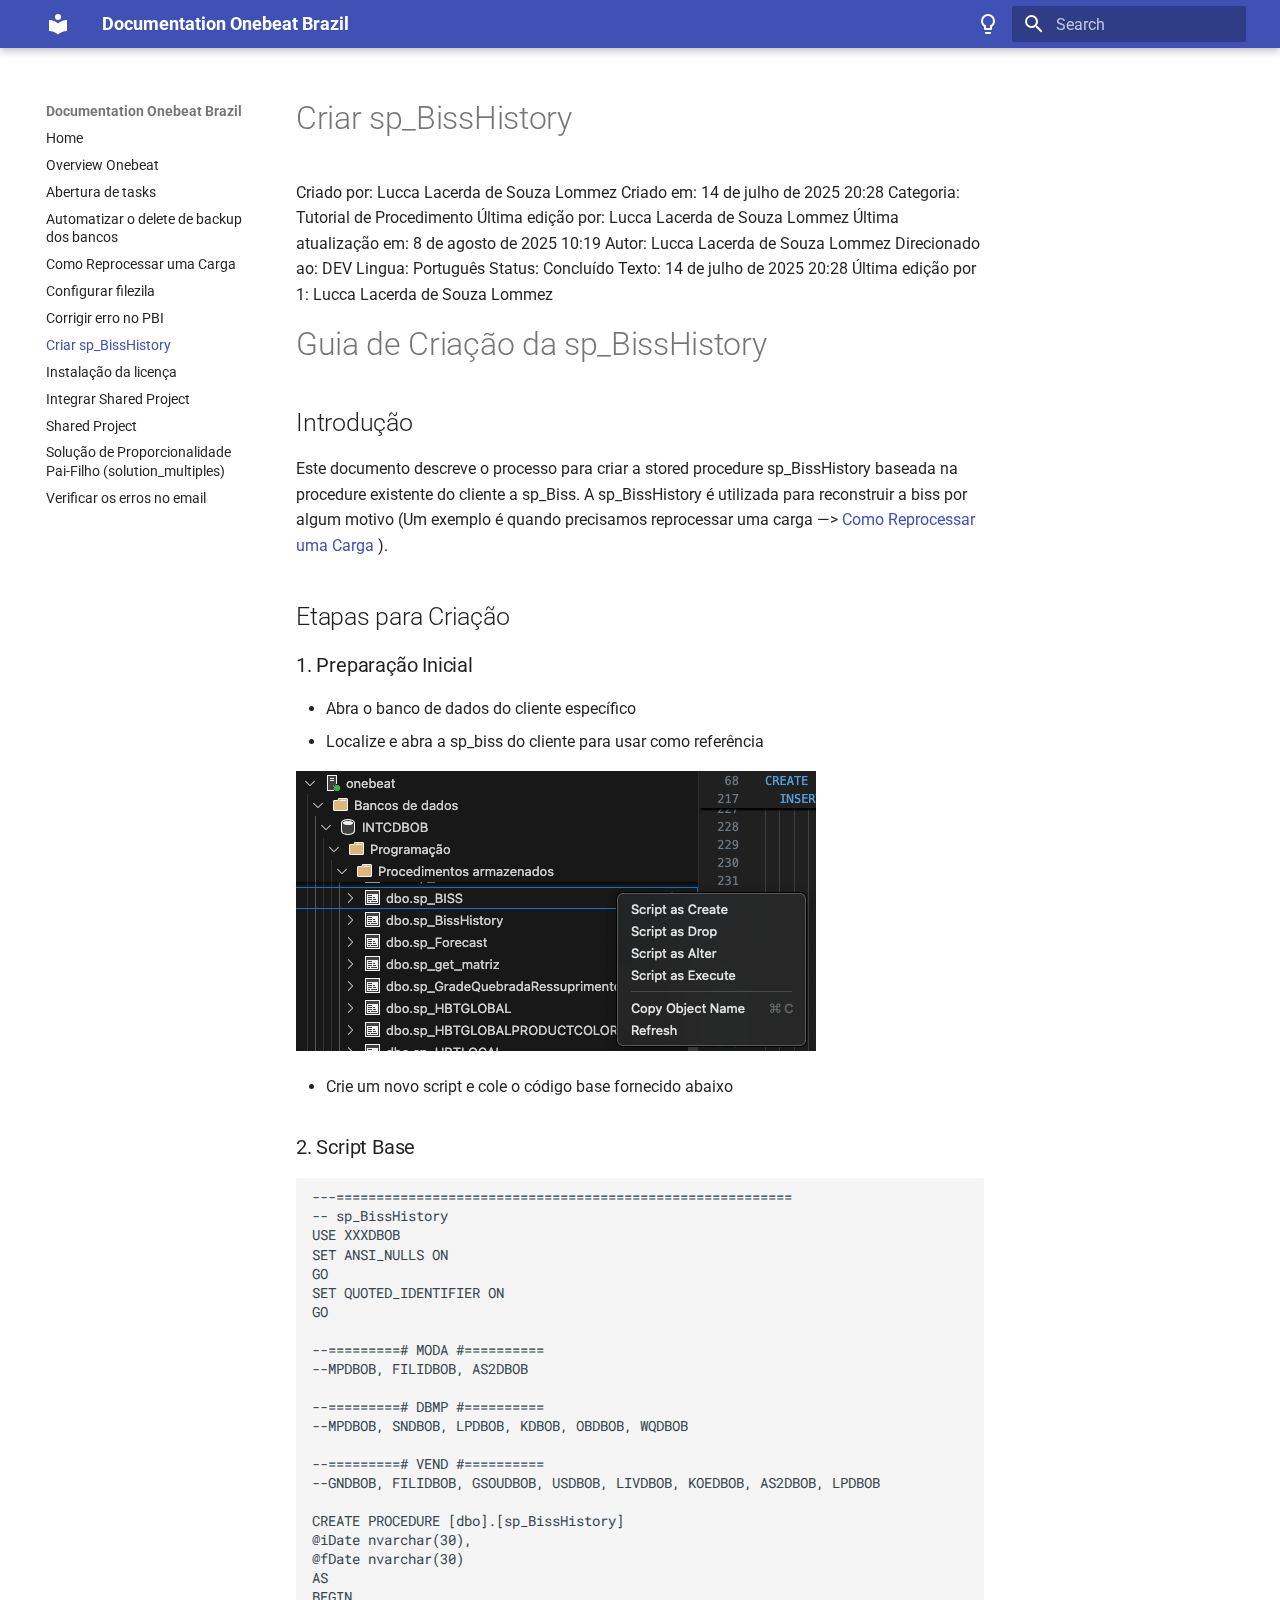
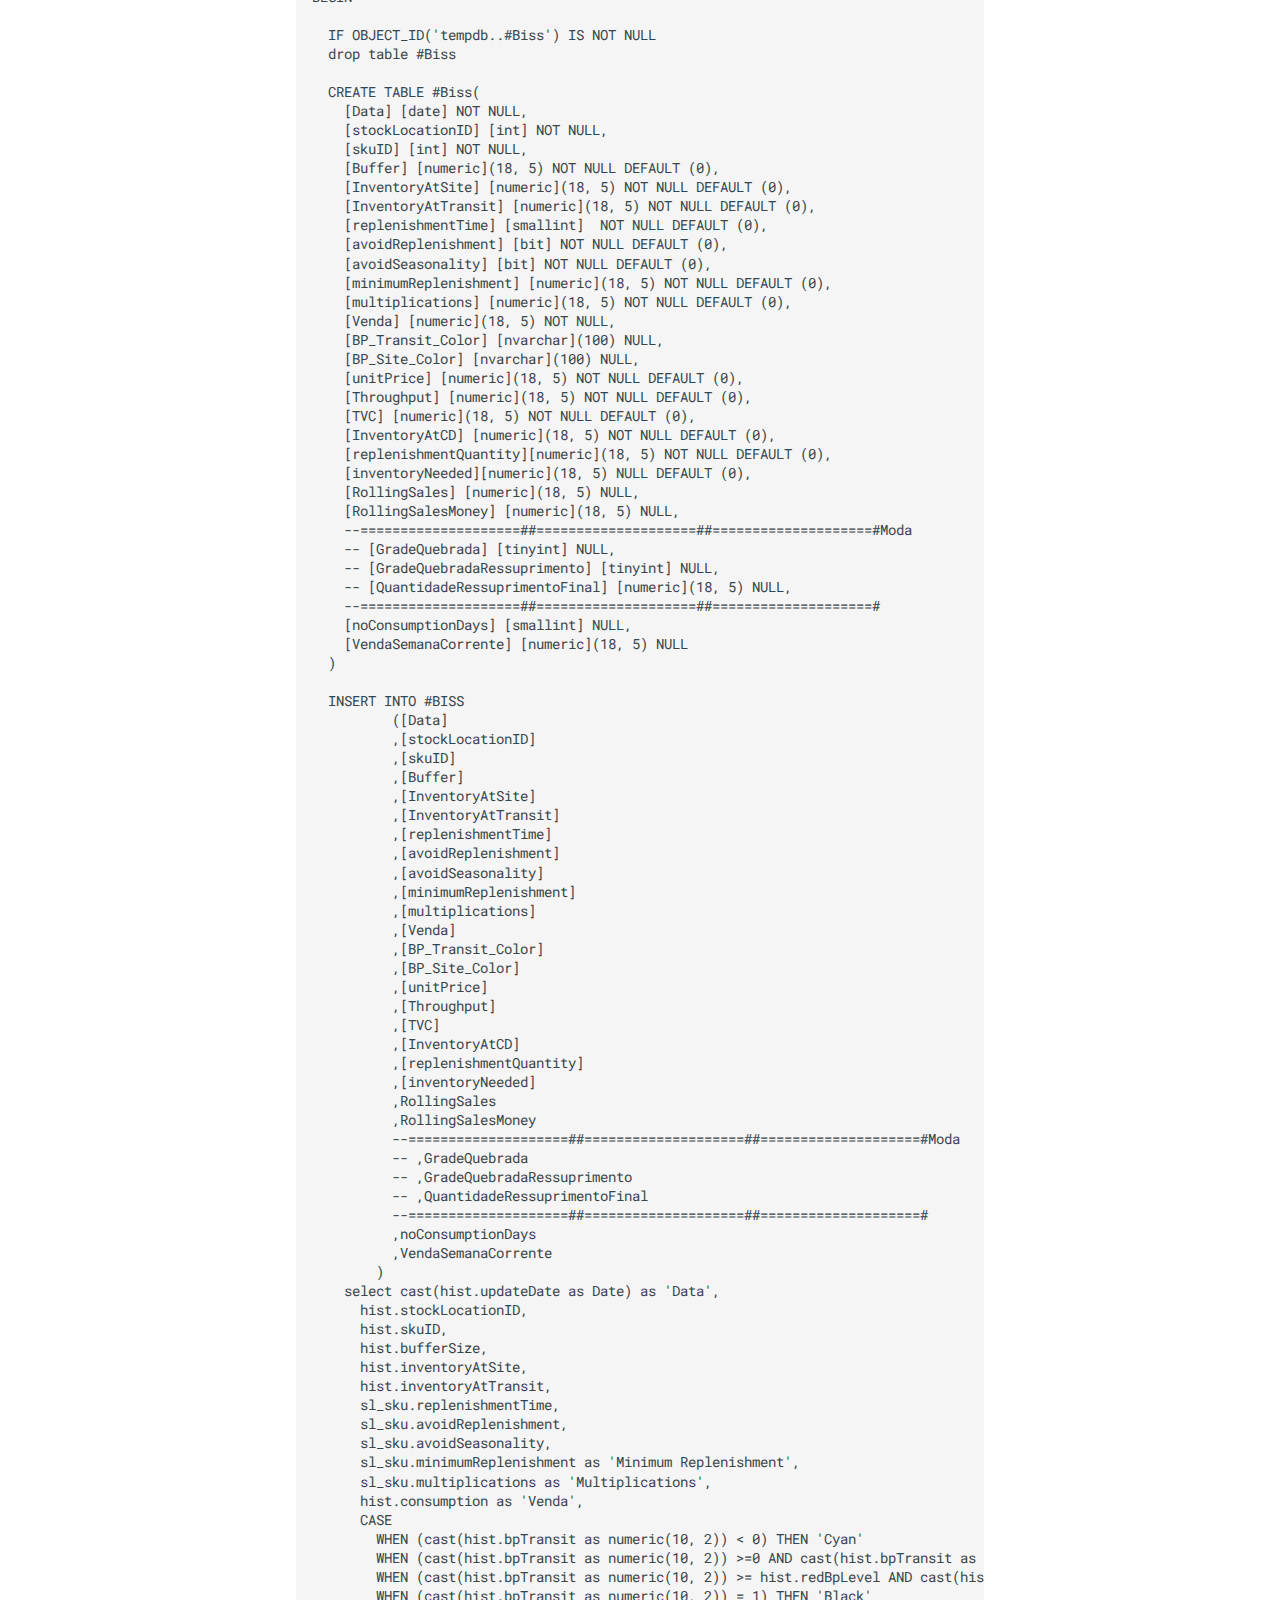
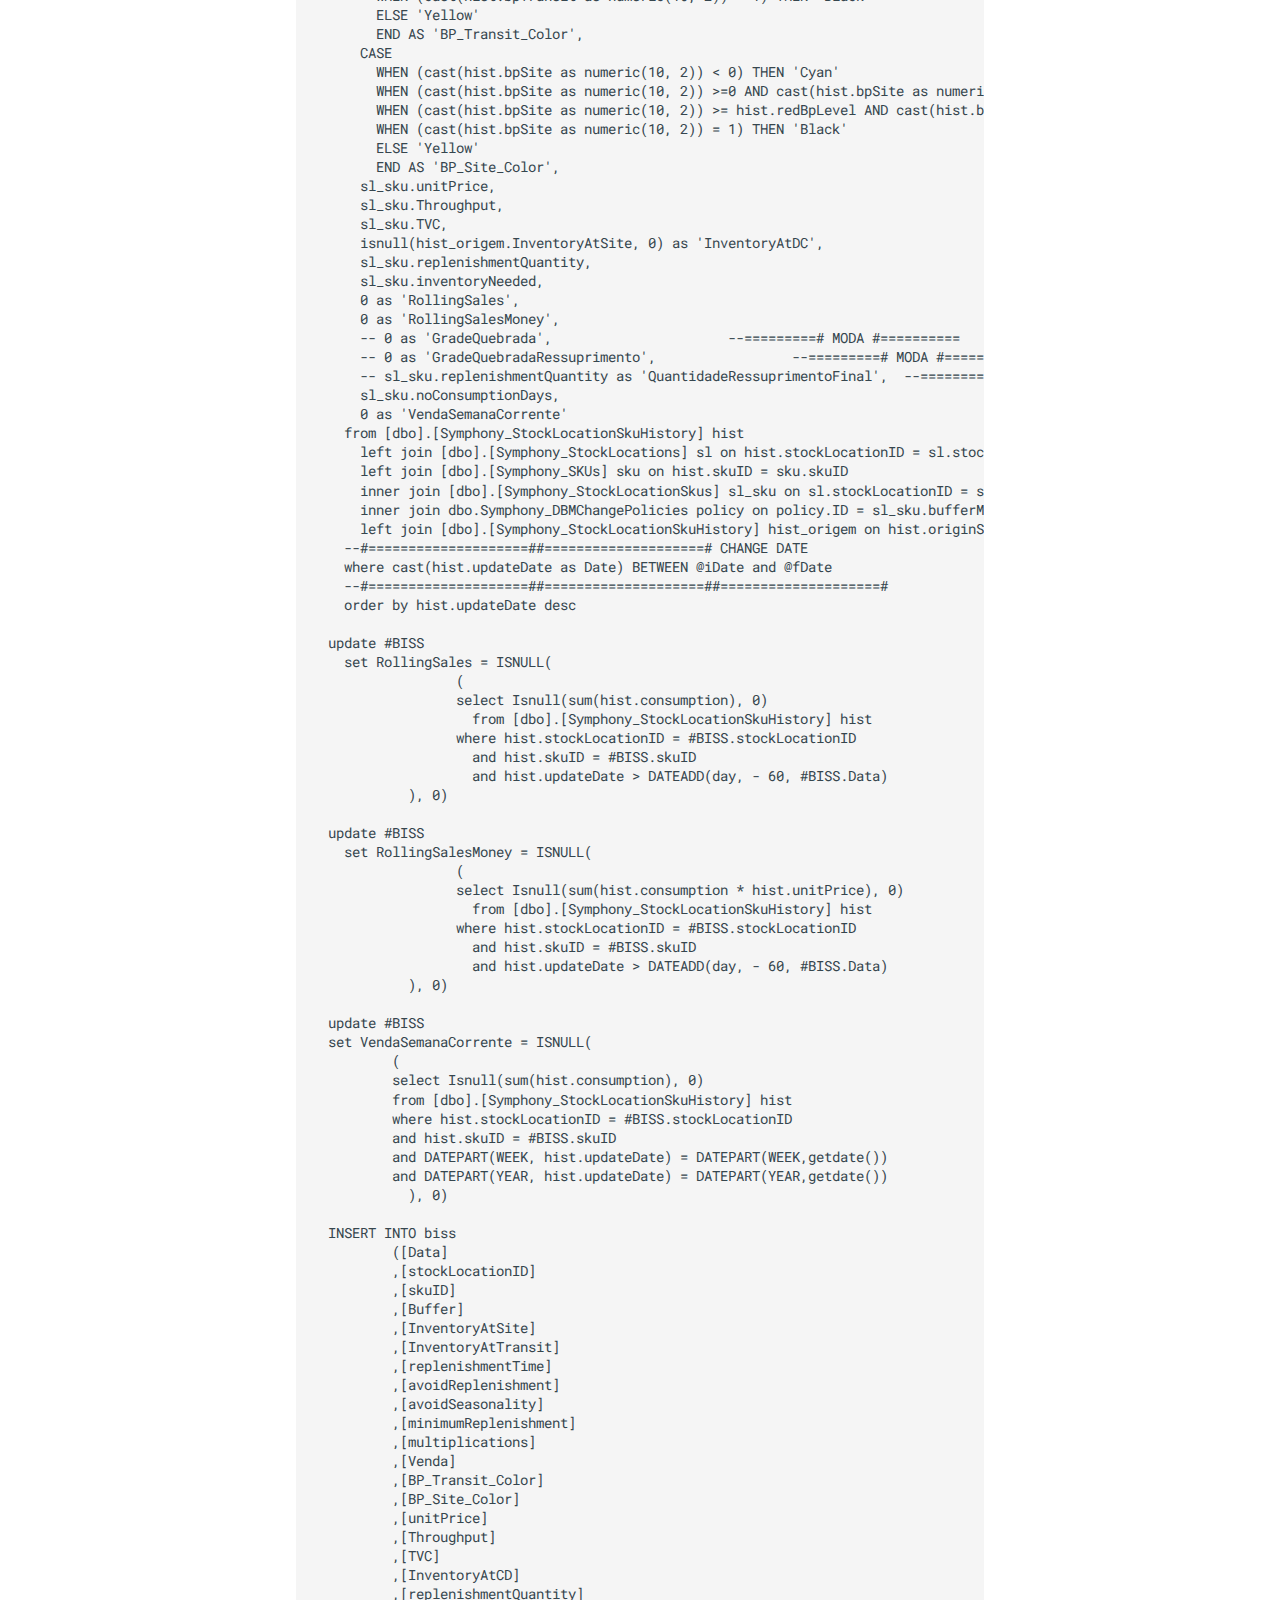
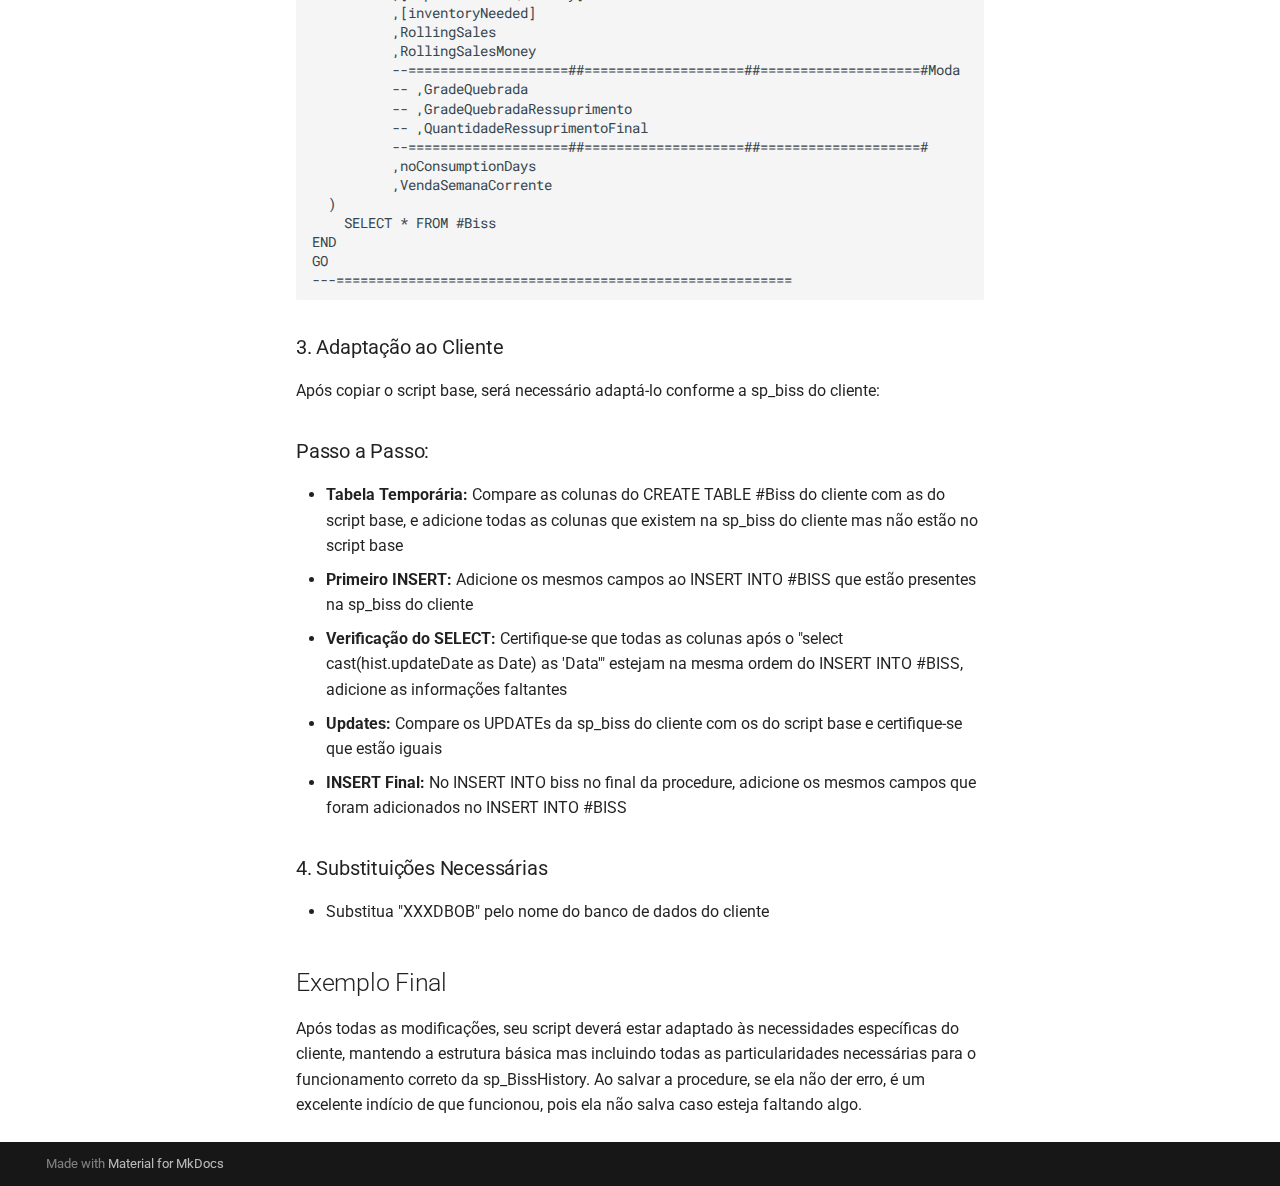
<file: Criar_sp_BissHistory/index.html>
<!doctype html>
<html lang="en" class="no-js">
  <head>
    
      <meta charset="utf-8">
      <meta name="viewport" content="width=device-width,initial-scale=1">
      
      
      
      
        <link rel="prev" href="../Erro_PBI/">
      
      
        <link rel="next" href="../Ativacao_licenca/">
      
      
      <link rel="icon" href="../assets/images/favicon.png">
      <meta name="generator" content="mkdocs-1.6.1, mkdocs-material-9.6.18">
    
    
      
        <title>Criar sp_BissHistory - Documentation Onebeat Brazil</title>
      
    
    
      <link rel="stylesheet" href="../assets/stylesheets/main.7e37652d.min.css">
      
        
        <link rel="stylesheet" href="../assets/stylesheets/palette.06af60db.min.css">
      
      


    
    
      
    
    
      
        
        
        <link rel="preconnect" href="https://fonts.gstatic.com" crossorigin>
        <link rel="stylesheet" href="https://fonts.googleapis.com/css?family=Roboto:300,300i,400,400i,700,700i%7CRoboto+Mono:400,400i,700,700i&display=fallback">
        <style>:root{--md-text-font:"Roboto";--md-code-font:"Roboto Mono"}</style>
      
    
    
    <script>__md_scope=new URL("..",location),__md_hash=e=>[...e].reduce(((e,_)=>(e<<5)-e+_.charCodeAt(0)),0),__md_get=(e,_=localStorage,t=__md_scope)=>JSON.parse(_.getItem(t.pathname+"."+e)),__md_set=(e,_,t=localStorage,a=__md_scope)=>{try{t.setItem(a.pathname+"."+e,JSON.stringify(_))}catch(e){}}</script>
    
      

    
    
    
  </head>
  
  
    
    
      
    
    
    
    
    <body dir="ltr" data-md-color-scheme="default" data-md-color-primary="deep-blue" data-md-color-accent="amber">
  
    
    <input class="md-toggle" data-md-toggle="drawer" type="checkbox" id="__drawer" autocomplete="off">
    <input class="md-toggle" data-md-toggle="search" type="checkbox" id="__search" autocomplete="off">
    <label class="md-overlay" for="__drawer"></label>
    <div data-md-component="skip">
      
        
        <a href="#criar-sp_bisshistory" class="md-skip">
          Skip to content
        </a>
      
    </div>
    <div data-md-component="announce">
      
    </div>
    
    
      

  

<header class="md-header md-header--shadow" data-md-component="header">
  <nav class="md-header__inner md-grid" aria-label="Header">
    <a href=".." title="Documentation Onebeat Brazil" class="md-header__button md-logo" aria-label="Documentation Onebeat Brazil" data-md-component="logo">
      
  
  <svg xmlns="http://www.w3.org/2000/svg" viewBox="0 0 24 24"><path d="M12 8a3 3 0 0 0 3-3 3 3 0 0 0-3-3 3 3 0 0 0-3 3 3 3 0 0 0 3 3m0 3.54C9.64 9.35 6.5 8 3 8v11c3.5 0 6.64 1.35 9 3.54 2.36-2.19 5.5-3.54 9-3.54V8c-3.5 0-6.64 1.35-9 3.54"/></svg>

    </a>
    <label class="md-header__button md-icon" for="__drawer">
      
      <svg xmlns="http://www.w3.org/2000/svg" viewBox="0 0 24 24"><path d="M3 6h18v2H3zm0 5h18v2H3zm0 5h18v2H3z"/></svg>
    </label>
    <div class="md-header__title" data-md-component="header-title">
      <div class="md-header__ellipsis">
        <div class="md-header__topic">
          <span class="md-ellipsis">
            Documentation Onebeat Brazil
          </span>
        </div>
        <div class="md-header__topic" data-md-component="header-topic">
          <span class="md-ellipsis">
            
              Criar sp_BissHistory
            
          </span>
        </div>
      </div>
    </div>
    
      
        <form class="md-header__option" data-md-component="palette">
  
    
    
    
    <input class="md-option" data-md-color-media="" data-md-color-scheme="default" data-md-color-primary="deep-blue" data-md-color-accent="amber"  aria-label="Switch to light mode"  type="radio" name="__palette" id="__palette_0">
    
      <label class="md-header__button md-icon" title="Switch to light mode" for="__palette_1" hidden>
        <svg xmlns="http://www.w3.org/2000/svg" viewBox="0 0 24 24"><path d="M12 2a7 7 0 0 1 7 7c0 2.38-1.19 4.47-3 5.74V17a1 1 0 0 1-1 1H9a1 1 0 0 1-1-1v-2.26C6.19 13.47 5 11.38 5 9a7 7 0 0 1 7-7M9 21v-1h6v1a1 1 0 0 1-1 1h-4a1 1 0 0 1-1-1m3-17a5 5 0 0 0-5 5c0 2.05 1.23 3.81 3 4.58V16h4v-2.42c1.77-.77 3-2.53 3-4.58a5 5 0 0 0-5-5"/></svg>
      </label>
    
  
    
    
    
    <input class="md-option" data-md-color-media="" data-md-color-scheme="slate" data-md-color-primary="deep-blue" data-md-color-accent="amber"  aria-label="Switch to dark mode"  type="radio" name="__palette" id="__palette_1">
    
      <label class="md-header__button md-icon" title="Switch to dark mode" for="__palette_0" hidden>
        <svg xmlns="http://www.w3.org/2000/svg" viewBox="0 0 24 24"><path d="M12 2a7 7 0 0 0-7 7c0 2.38 1.19 4.47 3 5.74V17a1 1 0 0 0 1 1h6a1 1 0 0 0 1-1v-2.26c1.81-1.27 3-3.36 3-5.74a7 7 0 0 0-7-7M9 21a1 1 0 0 0 1 1h4a1 1 0 0 0 1-1v-1H9z"/></svg>
      </label>
    
  
</form>
      
    
    
      <script>var palette=__md_get("__palette");if(palette&&palette.color){if("(prefers-color-scheme)"===palette.color.media){var media=matchMedia("(prefers-color-scheme: light)"),input=document.querySelector(media.matches?"[data-md-color-media='(prefers-color-scheme: light)']":"[data-md-color-media='(prefers-color-scheme: dark)']");palette.color.media=input.getAttribute("data-md-color-media"),palette.color.scheme=input.getAttribute("data-md-color-scheme"),palette.color.primary=input.getAttribute("data-md-color-primary"),palette.color.accent=input.getAttribute("data-md-color-accent")}for(var[key,value]of Object.entries(palette.color))document.body.setAttribute("data-md-color-"+key,value)}</script>
    
    
    
      
      
        <label class="md-header__button md-icon" for="__search">
          
          <svg xmlns="http://www.w3.org/2000/svg" viewBox="0 0 24 24"><path d="M9.5 3A6.5 6.5 0 0 1 16 9.5c0 1.61-.59 3.09-1.56 4.23l.27.27h.79l5 5-1.5 1.5-5-5v-.79l-.27-.27A6.52 6.52 0 0 1 9.5 16 6.5 6.5 0 0 1 3 9.5 6.5 6.5 0 0 1 9.5 3m0 2C7 5 5 7 5 9.5S7 14 9.5 14 14 12 14 9.5 12 5 9.5 5"/></svg>
        </label>
        <div class="md-search" data-md-component="search" role="dialog">
  <label class="md-search__overlay" for="__search"></label>
  <div class="md-search__inner" role="search">
    <form class="md-search__form" name="search">
      <input type="text" class="md-search__input" name="query" aria-label="Search" placeholder="Search" autocapitalize="off" autocorrect="off" autocomplete="off" spellcheck="false" data-md-component="search-query" required>
      <label class="md-search__icon md-icon" for="__search">
        
        <svg xmlns="http://www.w3.org/2000/svg" viewBox="0 0 24 24"><path d="M9.5 3A6.5 6.5 0 0 1 16 9.5c0 1.61-.59 3.09-1.56 4.23l.27.27h.79l5 5-1.5 1.5-5-5v-.79l-.27-.27A6.52 6.52 0 0 1 9.5 16 6.5 6.5 0 0 1 3 9.5 6.5 6.5 0 0 1 9.5 3m0 2C7 5 5 7 5 9.5S7 14 9.5 14 14 12 14 9.5 12 5 9.5 5"/></svg>
        
        <svg xmlns="http://www.w3.org/2000/svg" viewBox="0 0 24 24"><path d="M20 11v2H8l5.5 5.5-1.42 1.42L4.16 12l7.92-7.92L13.5 5.5 8 11z"/></svg>
      </label>
      <nav class="md-search__options" aria-label="Search">
        
        <button type="reset" class="md-search__icon md-icon" title="Clear" aria-label="Clear" tabindex="-1">
          
          <svg xmlns="http://www.w3.org/2000/svg" viewBox="0 0 24 24"><path d="M19 6.41 17.59 5 12 10.59 6.41 5 5 6.41 10.59 12 5 17.59 6.41 19 12 13.41 17.59 19 19 17.59 13.41 12z"/></svg>
        </button>
      </nav>
      
        <div class="md-search__suggest" data-md-component="search-suggest"></div>
      
    </form>
    <div class="md-search__output">
      <div class="md-search__scrollwrap" tabindex="0" data-md-scrollfix>
        <div class="md-search-result" data-md-component="search-result">
          <div class="md-search-result__meta">
            Initializing search
          </div>
          <ol class="md-search-result__list" role="presentation"></ol>
        </div>
      </div>
    </div>
  </div>
</div>
      
    
    
  </nav>
  
</header>
    
    <div class="md-container" data-md-component="container">
      
      
        
          
        
      
      <main class="md-main" data-md-component="main">
        <div class="md-main__inner md-grid">
          
            
              
              <div class="md-sidebar md-sidebar--primary" data-md-component="sidebar" data-md-type="navigation" >
                <div class="md-sidebar__scrollwrap">
                  <div class="md-sidebar__inner">
                    



<nav class="md-nav md-nav--primary" aria-label="Navigation" data-md-level="0">
  <label class="md-nav__title" for="__drawer">
    <a href=".." title="Documentation Onebeat Brazil" class="md-nav__button md-logo" aria-label="Documentation Onebeat Brazil" data-md-component="logo">
      
  
  <svg xmlns="http://www.w3.org/2000/svg" viewBox="0 0 24 24"><path d="M12 8a3 3 0 0 0 3-3 3 3 0 0 0-3-3 3 3 0 0 0-3 3 3 3 0 0 0 3 3m0 3.54C9.64 9.35 6.5 8 3 8v11c3.5 0 6.64 1.35 9 3.54 2.36-2.19 5.5-3.54 9-3.54V8c-3.5 0-6.64 1.35-9 3.54"/></svg>

    </a>
    Documentation Onebeat Brazil
  </label>
  
  <ul class="md-nav__list" data-md-scrollfix>
    
      
      
  
  
  
  
    <li class="md-nav__item">
      <a href=".." class="md-nav__link">
        
  
  
  <span class="md-ellipsis">
    Home
    
  </span>
  

      </a>
    </li>
  

    
      
      
  
  
  
  
    <li class="md-nav__item">
      <a href="../Overview_Onebeat/" class="md-nav__link">
        
  
  
  <span class="md-ellipsis">
    Overview Onebeat
    
  </span>
  

      </a>
    </li>
  

    
      
      
  
  
  
  
    <li class="md-nav__item">
      <a href="../Abertura_de_tasks/" class="md-nav__link">
        
  
  
  <span class="md-ellipsis">
    Abertura de tasks
    
  </span>
  

      </a>
    </li>
  

    
      
      
  
  
  
  
    <li class="md-nav__item">
      <a href="../Automatizar_delete_backup_dos_bancos/" class="md-nav__link">
        
  
  
  <span class="md-ellipsis">
    Automatizar o delete de backup dos bancos
    
  </span>
  

      </a>
    </li>
  

    
      
      
  
  
  
  
    <li class="md-nav__item">
      <a href="../Reprocessar_Carga/" class="md-nav__link">
        
  
  
  <span class="md-ellipsis">
    Como Reprocessar uma Carga
    
  </span>
  

      </a>
    </li>
  

    
      
      
  
  
  
  
    <li class="md-nav__item">
      <a href="../Configurar_filezila/" class="md-nav__link">
        
  
  
  <span class="md-ellipsis">
    Configurar filezila
    
  </span>
  

      </a>
    </li>
  

    
      
      
  
  
  
  
    <li class="md-nav__item">
      <a href="../Erro_PBI/" class="md-nav__link">
        
  
  
  <span class="md-ellipsis">
    Corrigir erro no PBI
    
  </span>
  

      </a>
    </li>
  

    
      
      
  
  
    
  
  
  
    <li class="md-nav__item md-nav__item--active">
      
      <input class="md-nav__toggle md-toggle" type="checkbox" id="__toc">
      
      
        
      
      
      <a href="./" class="md-nav__link md-nav__link--active">
        
  
  
  <span class="md-ellipsis">
    Criar sp_BissHistory
    
  </span>
  

      </a>
      
    </li>
  

    
      
      
  
  
  
  
    <li class="md-nav__item">
      <a href="../Ativacao_licenca/" class="md-nav__link">
        
  
  
  <span class="md-ellipsis">
    Instalação da licença
    
  </span>
  

      </a>
    </li>
  

    
      
      
  
  
  
  
    <li class="md-nav__item">
      <a href="../Integrar_Shared_Project/" class="md-nav__link">
        
  
  
  <span class="md-ellipsis">
    Integrar Shared Project
    
  </span>
  

      </a>
    </li>
  

    
      
      
  
  
  
  
    <li class="md-nav__item">
      <a href="../Shared_Project/" class="md-nav__link">
        
  
  
  <span class="md-ellipsis">
    Shared Project
    
  </span>
  

      </a>
    </li>
  

    
      
      
  
  
  
  
    <li class="md-nav__item">
      <a href="../Solucao_Proporcionalidade_Pai_Filho_solution_multiples/" class="md-nav__link">
        
  
  
  <span class="md-ellipsis">
    Solução de Proporcionalidade Pai-Filho (solution_multiples)
    
  </span>
  

      </a>
    </li>
  

    
      
      
  
  
  
  
    <li class="md-nav__item">
      <a href="../Erros_no_email/" class="md-nav__link">
        
  
  
  <span class="md-ellipsis">
    Verificar os erros no email
    
  </span>
  

      </a>
    </li>
  

    
  </ul>
</nav>
                  </div>
                </div>
              </div>
            
            
              
              <div class="md-sidebar md-sidebar--secondary" data-md-component="sidebar" data-md-type="toc" >
                <div class="md-sidebar__scrollwrap">
                  <div class="md-sidebar__inner">
                    

<nav class="md-nav md-nav--secondary" aria-label="Table of contents">
  
  
  
    
  
  
</nav>
                  </div>
                </div>
              </div>
            
          
          
            <div class="md-content" data-md-component="content">
              <article class="md-content__inner md-typeset">
                
                  



<h1 id="criar-sp_bisshistory">Criar sp_BissHistory</h1>
<p>Criado por: Lucca Lacerda de Souza Lommez
Criado em: 14 de julho de 2025 20:28
Categoria: Tutorial de Procedimento
Última edição por: Lucca Lacerda de Souza Lommez
Última atualização em: 8 de agosto de 2025 10:19
Autor: Lucca Lacerda de Souza Lommez
Direcionado ao: DEV
Lingua: Português
Status: Concluído
Texto: 14 de julho de 2025 20:28
Última edição por 1: Lucca Lacerda de Souza Lommez</p>
<h1 id="guia-de-criacao-da-sp_bisshistory">Guia de Criação da sp_BissHistory</h1>
<h2 id="introducao">Introdução</h2>
<p>Este documento descreve o processo para criar a stored procedure sp_BissHistory baseada na procedure existente do cliente a sp_Biss. A sp_BissHistory é utilizada para reconstruir a biss por algum motivo (Um exemplo é quando precisamos reprocessar uma carga —&gt; <a href="https://www.notion.so/Como-Reprocessar-uma-Carga-2306f59d841880fab771fe6fcf45be5d?pvs=21">Como Reprocessar uma Carga</a> ).</p>
<h2 id="etapas-para-criacao">Etapas para Criação</h2>
<h3 id="1-preparacao-inicial">1. Preparação Inicial</h3>
<ul>
<li>Abra o banco de dados do cliente específico</li>
<li>Localize e abra a sp_biss do cliente para usar como referência</li>
</ul>
<p><img alt="image.png" src="/docs/img/sp_BissHistory.png" /></p>
<ul>
<li>Crie um novo script e cole o código base fornecido abaixo</li>
</ul>
<h3 id="2-script-base">2. Script Base</h3>
<pre><code class="language-sql">---=========================================================
-- sp_BissHistory
USE XXXDBOB
SET ANSI_NULLS ON
GO
SET QUOTED_IDENTIFIER ON
GO

--=========# MODA #==========
--MPDBOB, FILIDBOB, AS2DBOB

--=========# DBMP #==========
--MPDBOB, SNDBOB, LPDBOB, KDBOB, OBDBOB, WQDBOB

--=========# VEND #==========
--GNDBOB, FILIDBOB, GSOUDBOB, USDBOB, LIVDBOB, KOEDBOB, AS2DBOB, LPDBOB

CREATE PROCEDURE [dbo].[sp_BissHistory]
@iDate nvarchar(30),
@fDate nvarchar(30)
AS
BEGIN

  IF OBJECT_ID('tempdb..#Biss') IS NOT NULL
  drop table #Biss

  CREATE TABLE #Biss(
    [Data] [date] NOT NULL,
    [stockLocationID] [int] NOT NULL,
    [skuID] [int] NOT NULL,
    [Buffer] [numeric](18, 5) NOT NULL DEFAULT (0),
    [InventoryAtSite] [numeric](18, 5) NOT NULL DEFAULT (0),
    [InventoryAtTransit] [numeric](18, 5) NOT NULL DEFAULT (0),
    [replenishmentTime] [smallint]  NOT NULL DEFAULT (0),
    [avoidReplenishment] [bit] NOT NULL DEFAULT (0),
    [avoidSeasonality] [bit] NOT NULL DEFAULT (0),
    [minimumReplenishment] [numeric](18, 5) NOT NULL DEFAULT (0),
    [multiplications] [numeric](18, 5) NOT NULL DEFAULT (0),
    [Venda] [numeric](18, 5) NOT NULL,
    [BP_Transit_Color] [nvarchar](100) NULL,
    [BP_Site_Color] [nvarchar](100) NULL,
    [unitPrice] [numeric](18, 5) NOT NULL DEFAULT (0),
    [Throughput] [numeric](18, 5) NOT NULL DEFAULT (0),
    [TVC] [numeric](18, 5) NOT NULL DEFAULT (0),
    [InventoryAtCD] [numeric](18, 5) NOT NULL DEFAULT (0),
    [replenishmentQuantity][numeric](18, 5) NOT NULL DEFAULT (0),
    [inventoryNeeded][numeric](18, 5) NULL DEFAULT (0),
    [RollingSales] [numeric](18, 5) NULL,
    [RollingSalesMoney] [numeric](18, 5) NULL,
    --====================##====================##====================#Moda
    -- [GradeQuebrada] [tinyint] NULL,
    -- [GradeQuebradaRessuprimento] [tinyint] NULL,
    -- [QuantidadeRessuprimentoFinal] [numeric](18, 5) NULL,
    --====================##====================##====================#
    [noConsumptionDays] [smallint] NULL,
    [VendaSemanaCorrente] [numeric](18, 5) NULL
  )

  INSERT INTO #BISS
          ([Data]
          ,[stockLocationID]
          ,[skuID]
          ,[Buffer]
          ,[InventoryAtSite]
          ,[InventoryAtTransit]
          ,[replenishmentTime]
          ,[avoidReplenishment]
          ,[avoidSeasonality]
          ,[minimumReplenishment]
          ,[multiplications]
          ,[Venda]
          ,[BP_Transit_Color]
          ,[BP_Site_Color]
          ,[unitPrice]
          ,[Throughput]
          ,[TVC]
          ,[InventoryAtCD]
          ,[replenishmentQuantity]
          ,[inventoryNeeded]
          ,RollingSales
          ,RollingSalesMoney
          --====================##====================##====================#Moda
          -- ,GradeQuebrada
          -- ,GradeQuebradaRessuprimento
          -- ,QuantidadeRessuprimentoFinal
          --====================##====================##====================#
          ,noConsumptionDays
          ,VendaSemanaCorrente
        )
    select cast(hist.updateDate as Date) as 'Data',
      hist.stockLocationID,
      hist.skuID,
      hist.bufferSize,
      hist.inventoryAtSite,
      hist.inventoryAtTransit,
      sl_sku.replenishmentTime,
      sl_sku.avoidReplenishment,
      sl_sku.avoidSeasonality,
      sl_sku.minimumReplenishment as 'Minimum Replenishment',
      sl_sku.multiplications as 'Multiplications',
      hist.consumption as 'Venda',
      CASE 
        WHEN (cast(hist.bpTransit as numeric(10, 2)) &lt; 0) THEN 'Cyan'
        WHEN (cast(hist.bpTransit as numeric(10, 2)) &gt;=0 AND cast(hist.bpTransit as numeric(10, 2)) &lt;= hist.greenBpLevel) THEN 'Green'
        WHEN (cast(hist.bpTransit as numeric(10, 2)) &gt;= hist.redBpLevel AND cast(hist.bpTransit as numeric(10, 2)) &lt; 1) THEN 'Red'
        WHEN (cast(hist.bpTransit as numeric(10, 2)) = 1) THEN 'Black'
        ELSE 'Yellow'
        END AS 'BP_Transit_Color',
      CASE 
        WHEN (cast(hist.bpSite as numeric(10, 2)) &lt; 0) THEN 'Cyan'
        WHEN (cast(hist.bpSite as numeric(10, 2)) &gt;=0 AND cast(hist.bpSite as numeric(10, 2)) &lt;= hist.greenBpLevel) THEN 'Green'
        WHEN (cast(hist.bpSite as numeric(10, 2)) &gt;= hist.redBpLevel AND cast(hist.bpSite as numeric(10, 2)) &lt; 1) THEN 'Red'
        WHEN (cast(hist.bpSite as numeric(10, 2)) = 1) THEN 'Black'
        ELSE 'Yellow'
        END AS 'BP_Site_Color',
      sl_sku.unitPrice,
      sl_sku.Throughput,
      sl_sku.TVC,
      isnull(hist_origem.InventoryAtSite, 0) as 'InventoryAtDC',
      sl_sku.replenishmentQuantity,
      sl_sku.inventoryNeeded,
      0 as 'RollingSales',
      0 as 'RollingSalesMoney',
      -- 0 as 'GradeQuebrada',                      --=========# MODA #==========
      -- 0 as 'GradeQuebradaRessuprimento',                 --=========# MODA #==========
      -- sl_sku.replenishmentQuantity as 'QuantidadeRessuprimentoFinal',  --=========# MODA #==========
      sl_sku.noConsumptionDays,
      0 as 'VendaSemanaCorrente'
    from [dbo].[Symphony_StockLocationSkuHistory] hist
      left join [dbo].[Symphony_StockLocations] sl on hist.stockLocationID = sl.stockLocationID
      left join [dbo].[Symphony_SKUs] sku on hist.skuID = sku.skuID
      inner join [dbo].[Symphony_StockLocationSkus] sl_sku on sl.stockLocationID = sl_sku.stockLocationID and sku.skuID = sl_sku.skuID
      inner join dbo.Symphony_DBMChangePolicies policy on policy.ID = sl_sku.bufferManagementPolicy
      left join [dbo].[Symphony_StockLocationSkuHistory] hist_origem on hist.originStockLocation = hist_origem.stockLocationID and hist.skuID = hist_origem.skuID and hist.updateDate = hist_origem.updateDate
    --#====================##====================# CHANGE DATE
    where cast(hist.updateDate as Date) BETWEEN @iDate and @fDate
    --#====================##====================##====================#
    order by hist.updateDate desc

  update #BISS
    set RollingSales = ISNULL(
                  (
                  select Isnull(sum(hist.consumption), 0)
                    from [dbo].[Symphony_StockLocationSkuHistory] hist
                  where hist.stockLocationID = #BISS.stockLocationID
                    and hist.skuID = #BISS.skuID
                    and hist.updateDate &gt; DATEADD(day, - 60, #BISS.Data)
            ), 0)

  update #BISS
    set RollingSalesMoney = ISNULL(
                  (
                  select Isnull(sum(hist.consumption * hist.unitPrice), 0)
                    from [dbo].[Symphony_StockLocationSkuHistory] hist
                  where hist.stockLocationID = #BISS.stockLocationID
                    and hist.skuID = #BISS.skuID
                    and hist.updateDate &gt; DATEADD(day, - 60, #BISS.Data)
            ), 0)

  update #BISS
  set VendaSemanaCorrente = ISNULL(
          (
          select Isnull(sum(hist.consumption), 0)
          from [dbo].[Symphony_StockLocationSkuHistory] hist
          where hist.stockLocationID = #BISS.stockLocationID
          and hist.skuID = #BISS.skuID
          and DATEPART(WEEK, hist.updateDate) = DATEPART(WEEK,getdate())
          and DATEPART(YEAR, hist.updateDate) = DATEPART(YEAR,getdate())
            ), 0)

  INSERT INTO biss
          ([Data]
          ,[stockLocationID]
          ,[skuID]
          ,[Buffer]
          ,[InventoryAtSite]
          ,[InventoryAtTransit]
          ,[replenishmentTime]
          ,[avoidReplenishment]
          ,[avoidSeasonality]
          ,[minimumReplenishment]
          ,[multiplications]
          ,[Venda]
          ,[BP_Transit_Color]
          ,[BP_Site_Color]
          ,[unitPrice]
          ,[Throughput]
          ,[TVC]
          ,[InventoryAtCD]
          ,[replenishmentQuantity]
          ,[inventoryNeeded]
          ,RollingSales
          ,RollingSalesMoney
          --====================##====================##====================#Moda
          -- ,GradeQuebrada
          -- ,GradeQuebradaRessuprimento
          -- ,QuantidadeRessuprimentoFinal
          --====================##====================##====================#
          ,noConsumptionDays
          ,VendaSemanaCorrente
  )
    SELECT * FROM #Biss
END
GO
---=========================================================
</code></pre>
<h3 id="3-adaptacao-ao-cliente">3. Adaptação ao Cliente</h3>
<p>Após copiar o script base, será necessário adaptá-lo conforme a sp_biss do cliente:</p>
<h3 id="passo-a-passo">Passo a Passo:</h3>
<ul>
<li><strong>Tabela Temporária:</strong> Compare as colunas do CREATE TABLE #Biss do cliente com as do script base, e adicione todas as colunas que existem na sp_biss do cliente mas não estão no script base</li>
<li><strong>Primeiro INSERT:</strong> Adicione os mesmos campos ao INSERT INTO #BISS que estão presentes na sp_biss do cliente</li>
<li><strong>Verificação do SELECT:</strong> Certifique-se que todas as colunas após o "select cast(hist.updateDate as Date) as 'Data'" estejam na mesma ordem do INSERT INTO #BISS, adicione as informações faltantes</li>
<li><strong>Updates:</strong> Compare os UPDATEs da sp_biss do cliente com os do script base e certifique-se que estão iguais</li>
<li><strong>INSERT Final:</strong> No INSERT INTO biss no final da procedure, adicione os mesmos campos que foram adicionados no INSERT INTO #BISS</li>
</ul>
<h3 id="4-substituicoes-necessarias">4. Substituições Necessárias</h3>
<ul>
<li>Substitua "XXXDBOB" pelo nome do banco de dados do cliente</li>
</ul>
<h2 id="exemplo-final">Exemplo Final</h2>
<p>Após todas as modificações, seu script deverá estar adaptado às necessidades específicas do cliente, mantendo a estrutura básica mas incluindo todas as particularidades necessárias para o funcionamento correto da sp_BissHistory. Ao salvar a procedure, se ela não der erro, é um excelente indício de que funcionou, pois ela não salva caso esteja faltando algo.</p>












                
              </article>
            </div>
          
          
<script>var target=document.getElementById(location.hash.slice(1));target&&target.name&&(target.checked=target.name.startsWith("__tabbed_"))</script>
        </div>
        
      </main>
      
        <footer class="md-footer">
  
  <div class="md-footer-meta md-typeset">
    <div class="md-footer-meta__inner md-grid">
      <div class="md-copyright">
  
  
    Made with
    <a href="https://squidfunk.github.io/mkdocs-material/" target="_blank" rel="noopener">
      Material for MkDocs
    </a>
  
</div>
      
    </div>
  </div>
</footer>
      
    </div>
    <div class="md-dialog" data-md-component="dialog">
      <div class="md-dialog__inner md-typeset"></div>
    </div>
    
    
    
      
      <script id="__config" type="application/json">{"base": "..", "features": ["search.suggest", "search.highlight"], "search": "../assets/javascripts/workers/search.973d3a69.min.js", "tags": null, "translations": {"clipboard.copied": "Copied to clipboard", "clipboard.copy": "Copy to clipboard", "search.result.more.one": "1 more on this page", "search.result.more.other": "# more on this page", "search.result.none": "No matching documents", "search.result.one": "1 matching document", "search.result.other": "# matching documents", "search.result.placeholder": "Type to start searching", "search.result.term.missing": "Missing", "select.version": "Select version"}, "version": null}</script>
    
    
      <script src="../assets/javascripts/bundle.92b07e13.min.js"></script>
      
    
  </body>
</html>
</file>
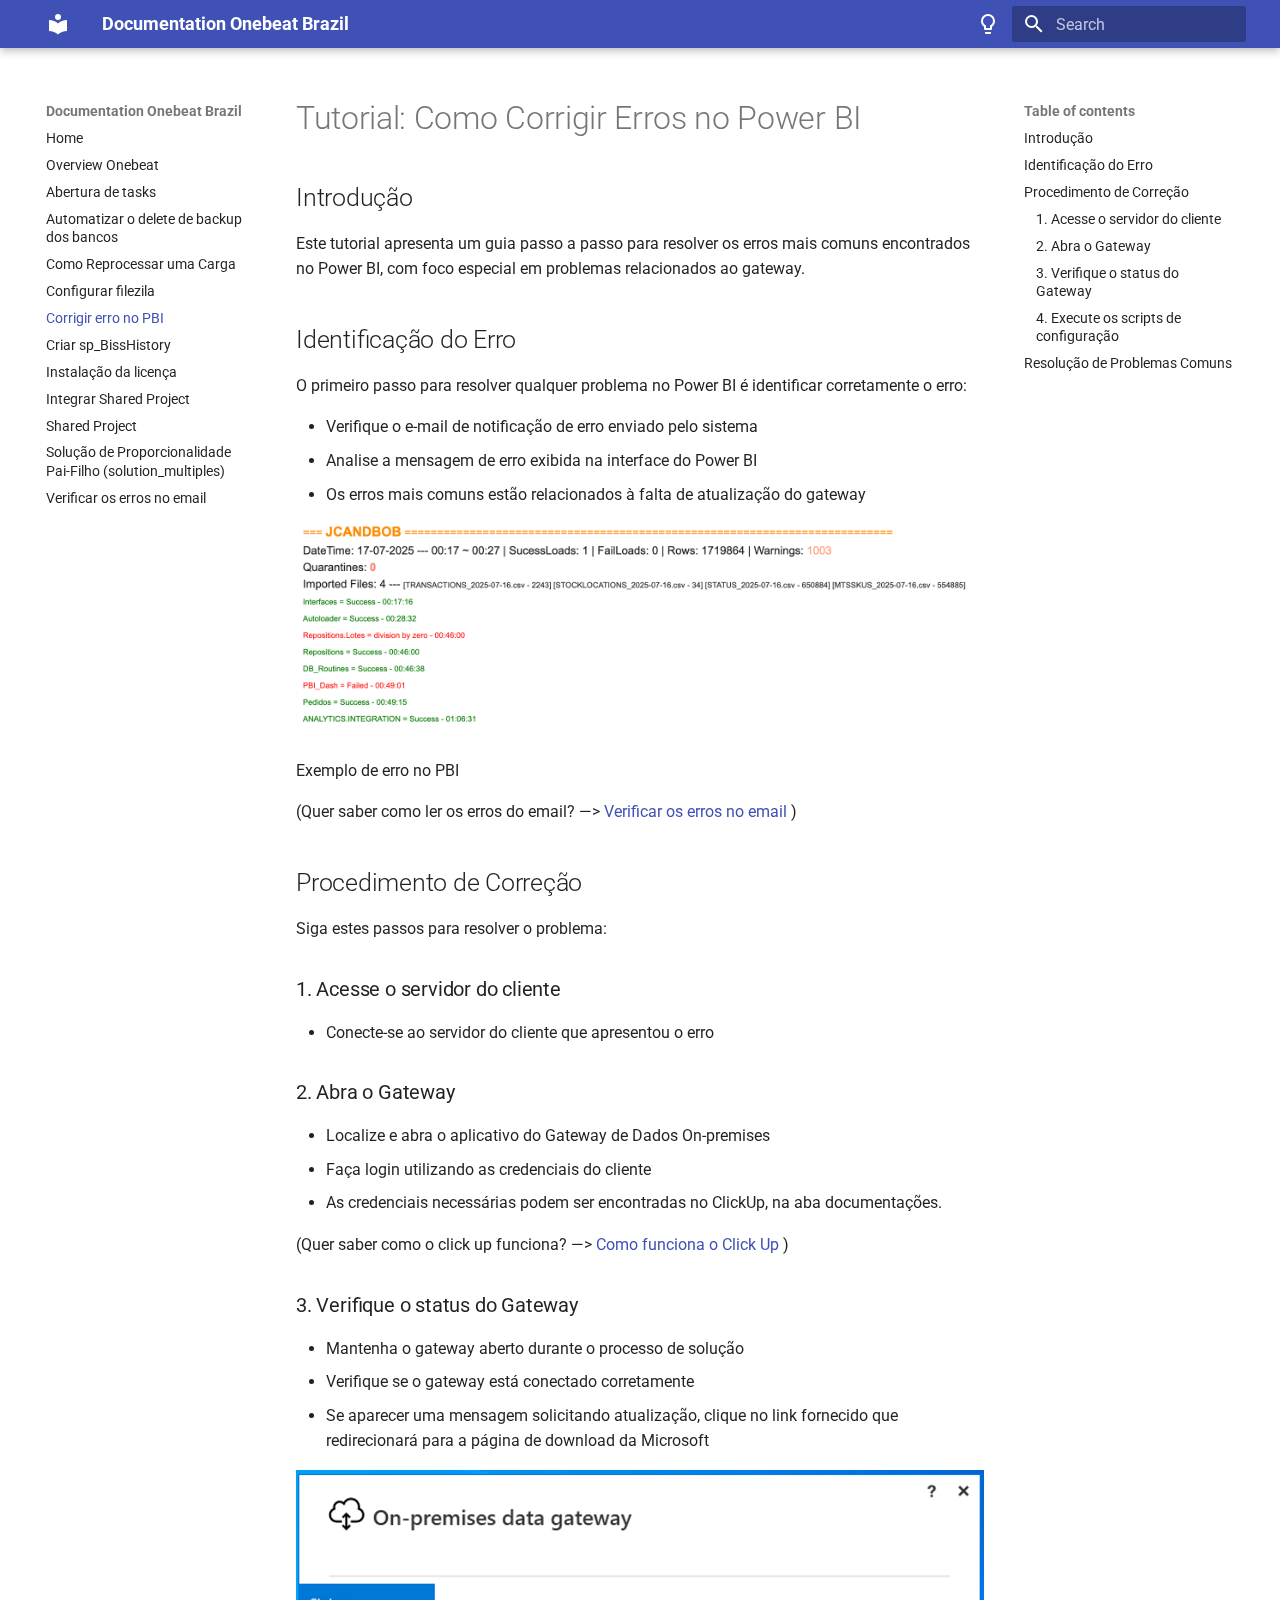
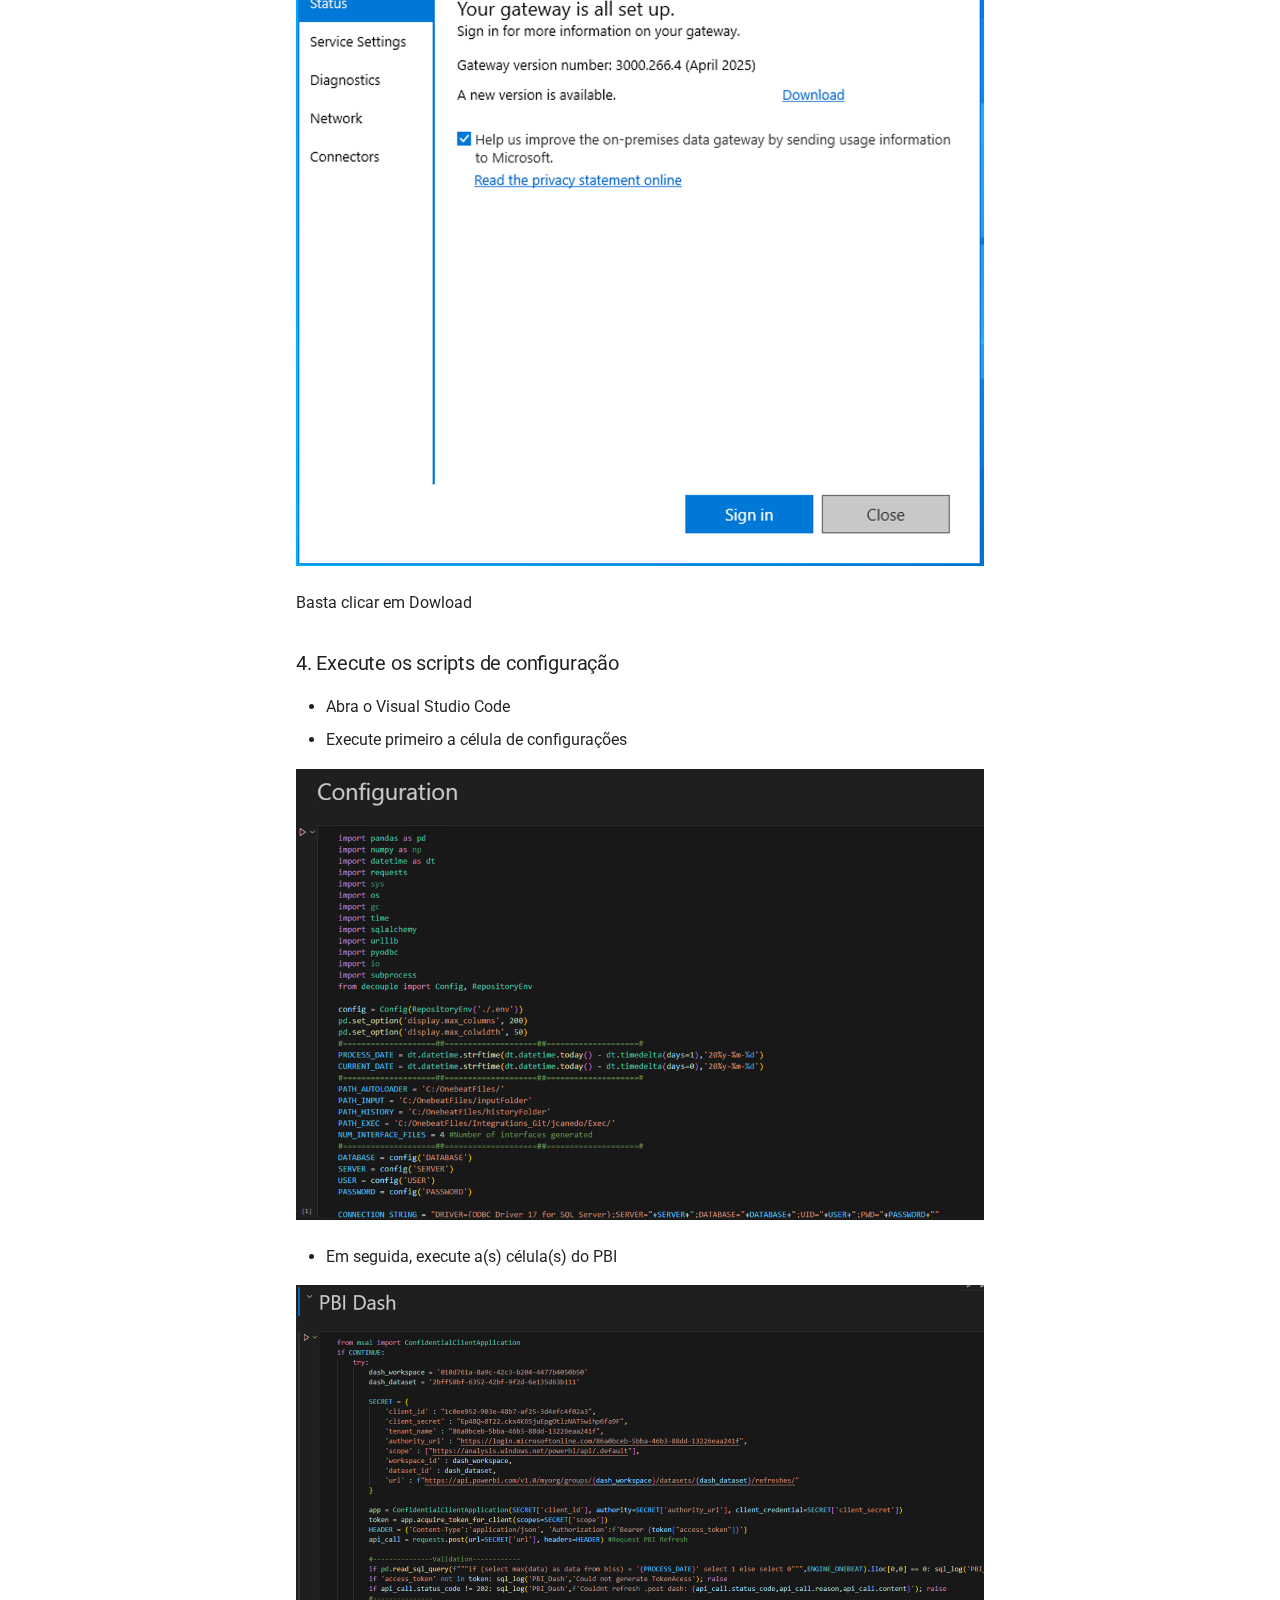
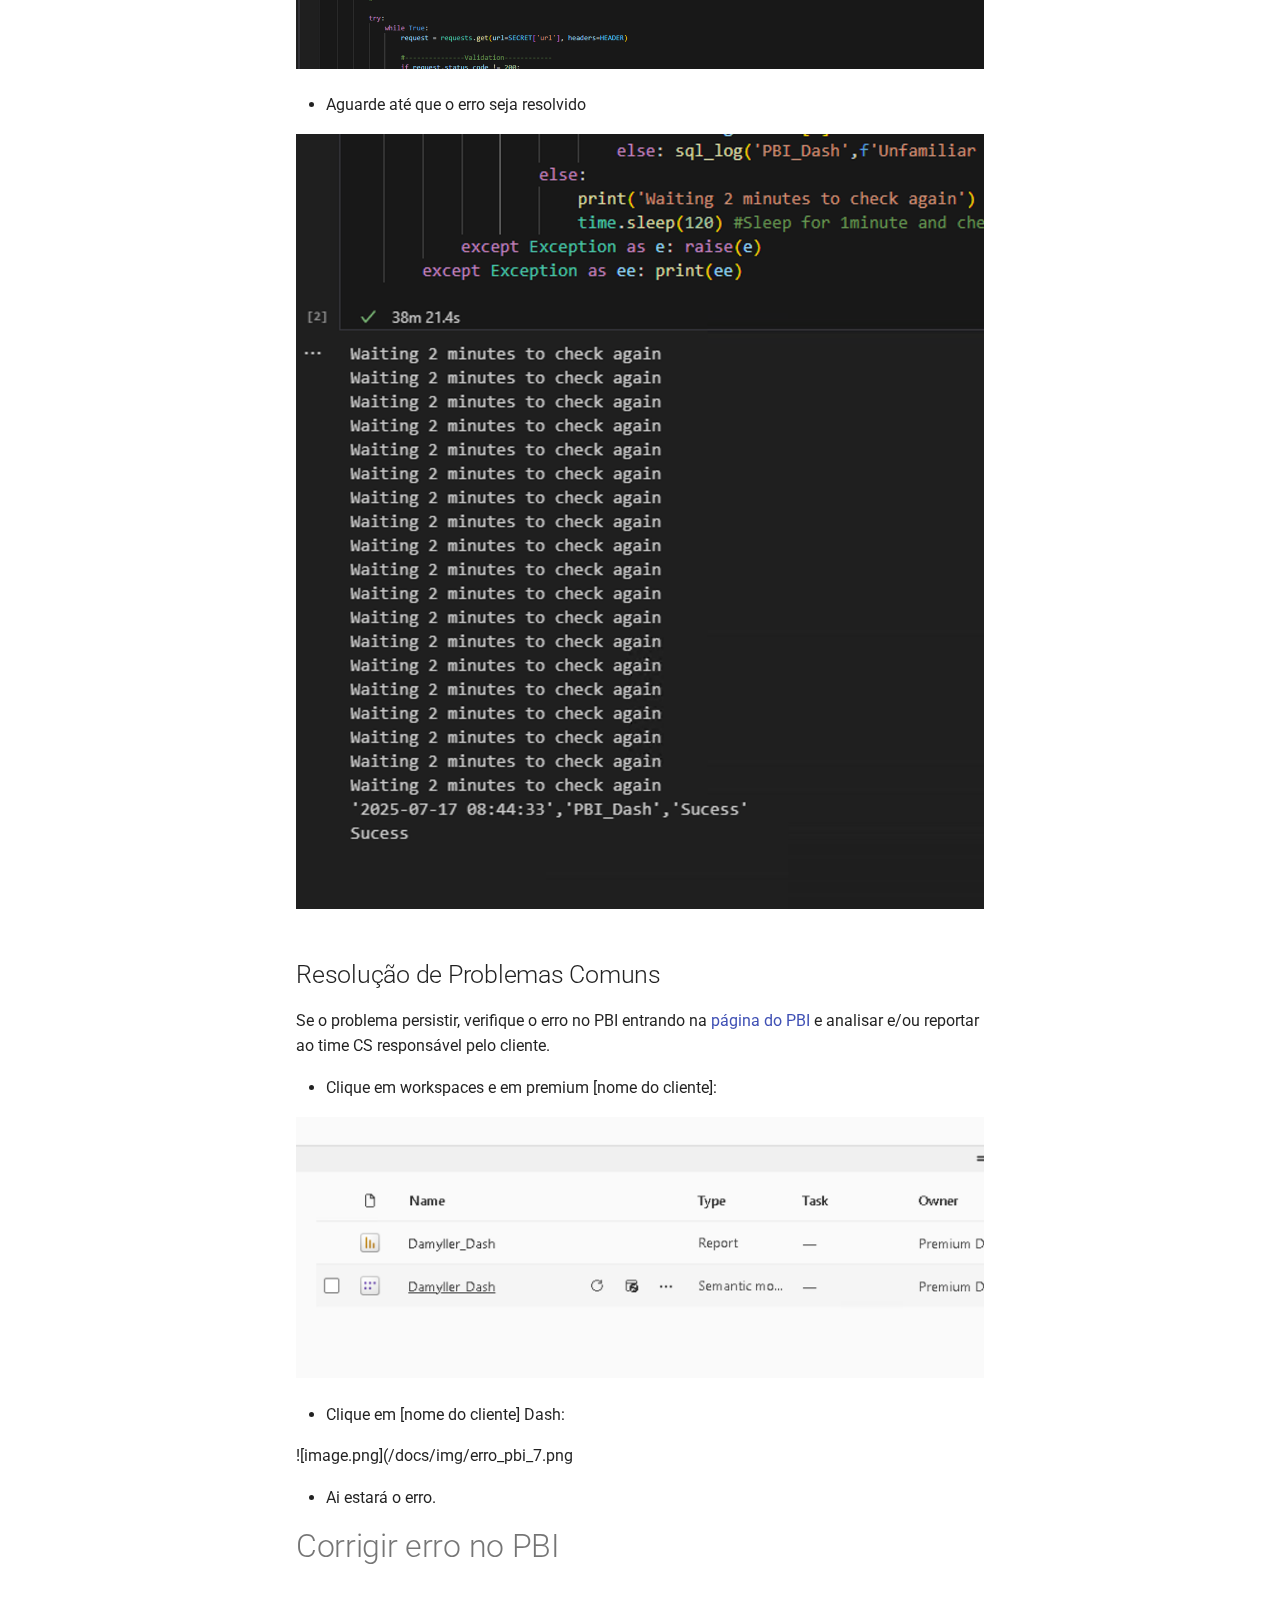
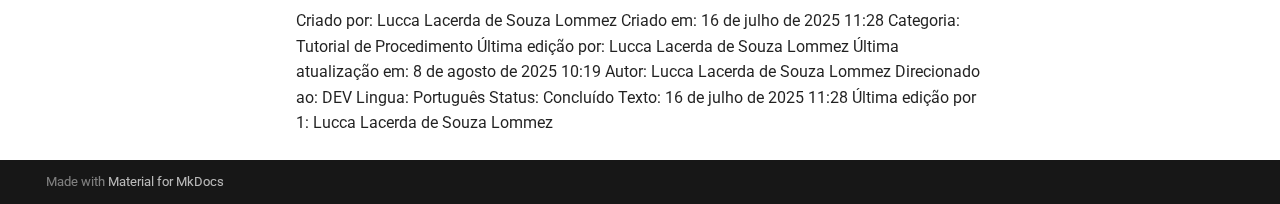
<file: Erro_PBI/index.html>
<!doctype html>
<html lang="en" class="no-js">
  <head>
    
      <meta charset="utf-8">
      <meta name="viewport" content="width=device-width,initial-scale=1">
      
      
      
      
        <link rel="prev" href="../Configurar_filezila/">
      
      
        <link rel="next" href="../Criar_sp_BissHistory/">
      
      
      <link rel="icon" href="../assets/images/favicon.png">
      <meta name="generator" content="mkdocs-1.6.1, mkdocs-material-9.6.18">
    
    
      
        <title>Corrigir erro no PBI - Documentation Onebeat Brazil</title>
      
    
    
      <link rel="stylesheet" href="../assets/stylesheets/main.7e37652d.min.css">
      
        
        <link rel="stylesheet" href="../assets/stylesheets/palette.06af60db.min.css">
      
      


    
    
      
    
    
      
        
        
        <link rel="preconnect" href="https://fonts.gstatic.com" crossorigin>
        <link rel="stylesheet" href="https://fonts.googleapis.com/css?family=Roboto:300,300i,400,400i,700,700i%7CRoboto+Mono:400,400i,700,700i&display=fallback">
        <style>:root{--md-text-font:"Roboto";--md-code-font:"Roboto Mono"}</style>
      
    
    
    <script>__md_scope=new URL("..",location),__md_hash=e=>[...e].reduce(((e,_)=>(e<<5)-e+_.charCodeAt(0)),0),__md_get=(e,_=localStorage,t=__md_scope)=>JSON.parse(_.getItem(t.pathname+"."+e)),__md_set=(e,_,t=localStorage,a=__md_scope)=>{try{t.setItem(a.pathname+"."+e,JSON.stringify(_))}catch(e){}}</script>
    
      

    
    
    
  </head>
  
  
    
    
      
    
    
    
    
    <body dir="ltr" data-md-color-scheme="default" data-md-color-primary="deep-blue" data-md-color-accent="amber">
  
    
    <input class="md-toggle" data-md-toggle="drawer" type="checkbox" id="__drawer" autocomplete="off">
    <input class="md-toggle" data-md-toggle="search" type="checkbox" id="__search" autocomplete="off">
    <label class="md-overlay" for="__drawer"></label>
    <div data-md-component="skip">
      
        
        <a href="#tutorial-como-corrigir-erros-no-power-bi" class="md-skip">
          Skip to content
        </a>
      
    </div>
    <div data-md-component="announce">
      
    </div>
    
    
      

  

<header class="md-header md-header--shadow" data-md-component="header">
  <nav class="md-header__inner md-grid" aria-label="Header">
    <a href=".." title="Documentation Onebeat Brazil" class="md-header__button md-logo" aria-label="Documentation Onebeat Brazil" data-md-component="logo">
      
  
  <svg xmlns="http://www.w3.org/2000/svg" viewBox="0 0 24 24"><path d="M12 8a3 3 0 0 0 3-3 3 3 0 0 0-3-3 3 3 0 0 0-3 3 3 3 0 0 0 3 3m0 3.54C9.64 9.35 6.5 8 3 8v11c3.5 0 6.64 1.35 9 3.54 2.36-2.19 5.5-3.54 9-3.54V8c-3.5 0-6.64 1.35-9 3.54"/></svg>

    </a>
    <label class="md-header__button md-icon" for="__drawer">
      
      <svg xmlns="http://www.w3.org/2000/svg" viewBox="0 0 24 24"><path d="M3 6h18v2H3zm0 5h18v2H3zm0 5h18v2H3z"/></svg>
    </label>
    <div class="md-header__title" data-md-component="header-title">
      <div class="md-header__ellipsis">
        <div class="md-header__topic">
          <span class="md-ellipsis">
            Documentation Onebeat Brazil
          </span>
        </div>
        <div class="md-header__topic" data-md-component="header-topic">
          <span class="md-ellipsis">
            
              Corrigir erro no PBI
            
          </span>
        </div>
      </div>
    </div>
    
      
        <form class="md-header__option" data-md-component="palette">
  
    
    
    
    <input class="md-option" data-md-color-media="" data-md-color-scheme="default" data-md-color-primary="deep-blue" data-md-color-accent="amber"  aria-label="Switch to light mode"  type="radio" name="__palette" id="__palette_0">
    
      <label class="md-header__button md-icon" title="Switch to light mode" for="__palette_1" hidden>
        <svg xmlns="http://www.w3.org/2000/svg" viewBox="0 0 24 24"><path d="M12 2a7 7 0 0 1 7 7c0 2.38-1.19 4.47-3 5.74V17a1 1 0 0 1-1 1H9a1 1 0 0 1-1-1v-2.26C6.19 13.47 5 11.38 5 9a7 7 0 0 1 7-7M9 21v-1h6v1a1 1 0 0 1-1 1h-4a1 1 0 0 1-1-1m3-17a5 5 0 0 0-5 5c0 2.05 1.23 3.81 3 4.58V16h4v-2.42c1.77-.77 3-2.53 3-4.58a5 5 0 0 0-5-5"/></svg>
      </label>
    
  
    
    
    
    <input class="md-option" data-md-color-media="" data-md-color-scheme="slate" data-md-color-primary="deep-blue" data-md-color-accent="amber"  aria-label="Switch to dark mode"  type="radio" name="__palette" id="__palette_1">
    
      <label class="md-header__button md-icon" title="Switch to dark mode" for="__palette_0" hidden>
        <svg xmlns="http://www.w3.org/2000/svg" viewBox="0 0 24 24"><path d="M12 2a7 7 0 0 0-7 7c0 2.38 1.19 4.47 3 5.74V17a1 1 0 0 0 1 1h6a1 1 0 0 0 1-1v-2.26c1.81-1.27 3-3.36 3-5.74a7 7 0 0 0-7-7M9 21a1 1 0 0 0 1 1h4a1 1 0 0 0 1-1v-1H9z"/></svg>
      </label>
    
  
</form>
      
    
    
      <script>var palette=__md_get("__palette");if(palette&&palette.color){if("(prefers-color-scheme)"===palette.color.media){var media=matchMedia("(prefers-color-scheme: light)"),input=document.querySelector(media.matches?"[data-md-color-media='(prefers-color-scheme: light)']":"[data-md-color-media='(prefers-color-scheme: dark)']");palette.color.media=input.getAttribute("data-md-color-media"),palette.color.scheme=input.getAttribute("data-md-color-scheme"),palette.color.primary=input.getAttribute("data-md-color-primary"),palette.color.accent=input.getAttribute("data-md-color-accent")}for(var[key,value]of Object.entries(palette.color))document.body.setAttribute("data-md-color-"+key,value)}</script>
    
    
    
      
      
        <label class="md-header__button md-icon" for="__search">
          
          <svg xmlns="http://www.w3.org/2000/svg" viewBox="0 0 24 24"><path d="M9.5 3A6.5 6.5 0 0 1 16 9.5c0 1.61-.59 3.09-1.56 4.23l.27.27h.79l5 5-1.5 1.5-5-5v-.79l-.27-.27A6.52 6.52 0 0 1 9.5 16 6.5 6.5 0 0 1 3 9.5 6.5 6.5 0 0 1 9.5 3m0 2C7 5 5 7 5 9.5S7 14 9.5 14 14 12 14 9.5 12 5 9.5 5"/></svg>
        </label>
        <div class="md-search" data-md-component="search" role="dialog">
  <label class="md-search__overlay" for="__search"></label>
  <div class="md-search__inner" role="search">
    <form class="md-search__form" name="search">
      <input type="text" class="md-search__input" name="query" aria-label="Search" placeholder="Search" autocapitalize="off" autocorrect="off" autocomplete="off" spellcheck="false" data-md-component="search-query" required>
      <label class="md-search__icon md-icon" for="__search">
        
        <svg xmlns="http://www.w3.org/2000/svg" viewBox="0 0 24 24"><path d="M9.5 3A6.5 6.5 0 0 1 16 9.5c0 1.61-.59 3.09-1.56 4.23l.27.27h.79l5 5-1.5 1.5-5-5v-.79l-.27-.27A6.52 6.52 0 0 1 9.5 16 6.5 6.5 0 0 1 3 9.5 6.5 6.5 0 0 1 9.5 3m0 2C7 5 5 7 5 9.5S7 14 9.5 14 14 12 14 9.5 12 5 9.5 5"/></svg>
        
        <svg xmlns="http://www.w3.org/2000/svg" viewBox="0 0 24 24"><path d="M20 11v2H8l5.5 5.5-1.42 1.42L4.16 12l7.92-7.92L13.5 5.5 8 11z"/></svg>
      </label>
      <nav class="md-search__options" aria-label="Search">
        
        <button type="reset" class="md-search__icon md-icon" title="Clear" aria-label="Clear" tabindex="-1">
          
          <svg xmlns="http://www.w3.org/2000/svg" viewBox="0 0 24 24"><path d="M19 6.41 17.59 5 12 10.59 6.41 5 5 6.41 10.59 12 5 17.59 6.41 19 12 13.41 17.59 19 19 17.59 13.41 12z"/></svg>
        </button>
      </nav>
      
        <div class="md-search__suggest" data-md-component="search-suggest"></div>
      
    </form>
    <div class="md-search__output">
      <div class="md-search__scrollwrap" tabindex="0" data-md-scrollfix>
        <div class="md-search-result" data-md-component="search-result">
          <div class="md-search-result__meta">
            Initializing search
          </div>
          <ol class="md-search-result__list" role="presentation"></ol>
        </div>
      </div>
    </div>
  </div>
</div>
      
    
    
  </nav>
  
</header>
    
    <div class="md-container" data-md-component="container">
      
      
        
          
        
      
      <main class="md-main" data-md-component="main">
        <div class="md-main__inner md-grid">
          
            
              
              <div class="md-sidebar md-sidebar--primary" data-md-component="sidebar" data-md-type="navigation" >
                <div class="md-sidebar__scrollwrap">
                  <div class="md-sidebar__inner">
                    



<nav class="md-nav md-nav--primary" aria-label="Navigation" data-md-level="0">
  <label class="md-nav__title" for="__drawer">
    <a href=".." title="Documentation Onebeat Brazil" class="md-nav__button md-logo" aria-label="Documentation Onebeat Brazil" data-md-component="logo">
      
  
  <svg xmlns="http://www.w3.org/2000/svg" viewBox="0 0 24 24"><path d="M12 8a3 3 0 0 0 3-3 3 3 0 0 0-3-3 3 3 0 0 0-3 3 3 3 0 0 0 3 3m0 3.54C9.64 9.35 6.5 8 3 8v11c3.5 0 6.64 1.35 9 3.54 2.36-2.19 5.5-3.54 9-3.54V8c-3.5 0-6.64 1.35-9 3.54"/></svg>

    </a>
    Documentation Onebeat Brazil
  </label>
  
  <ul class="md-nav__list" data-md-scrollfix>
    
      
      
  
  
  
  
    <li class="md-nav__item">
      <a href=".." class="md-nav__link">
        
  
  
  <span class="md-ellipsis">
    Home
    
  </span>
  

      </a>
    </li>
  

    
      
      
  
  
  
  
    <li class="md-nav__item">
      <a href="../Overview_Onebeat/" class="md-nav__link">
        
  
  
  <span class="md-ellipsis">
    Overview Onebeat
    
  </span>
  

      </a>
    </li>
  

    
      
      
  
  
  
  
    <li class="md-nav__item">
      <a href="../Abertura_de_tasks/" class="md-nav__link">
        
  
  
  <span class="md-ellipsis">
    Abertura de tasks
    
  </span>
  

      </a>
    </li>
  

    
      
      
  
  
  
  
    <li class="md-nav__item">
      <a href="../Automatizar_delete_backup_dos_bancos/" class="md-nav__link">
        
  
  
  <span class="md-ellipsis">
    Automatizar o delete de backup dos bancos
    
  </span>
  

      </a>
    </li>
  

    
      
      
  
  
  
  
    <li class="md-nav__item">
      <a href="../Reprocessar_Carga/" class="md-nav__link">
        
  
  
  <span class="md-ellipsis">
    Como Reprocessar uma Carga
    
  </span>
  

      </a>
    </li>
  

    
      
      
  
  
  
  
    <li class="md-nav__item">
      <a href="../Configurar_filezila/" class="md-nav__link">
        
  
  
  <span class="md-ellipsis">
    Configurar filezila
    
  </span>
  

      </a>
    </li>
  

    
      
      
  
  
    
  
  
  
    <li class="md-nav__item md-nav__item--active">
      
      <input class="md-nav__toggle md-toggle" type="checkbox" id="__toc">
      
      
        
      
      
        <label class="md-nav__link md-nav__link--active" for="__toc">
          
  
  
  <span class="md-ellipsis">
    Corrigir erro no PBI
    
  </span>
  

          <span class="md-nav__icon md-icon"></span>
        </label>
      
      <a href="./" class="md-nav__link md-nav__link--active">
        
  
  
  <span class="md-ellipsis">
    Corrigir erro no PBI
    
  </span>
  

      </a>
      
        

<nav class="md-nav md-nav--secondary" aria-label="Table of contents">
  
  
  
    
  
  
    <label class="md-nav__title" for="__toc">
      <span class="md-nav__icon md-icon"></span>
      Table of contents
    </label>
    <ul class="md-nav__list" data-md-component="toc" data-md-scrollfix>
      
        <li class="md-nav__item">
  <a href="#introducao" class="md-nav__link">
    <span class="md-ellipsis">
      Introdução
    </span>
  </a>
  
</li>
      
        <li class="md-nav__item">
  <a href="#identificacao-do-erro" class="md-nav__link">
    <span class="md-ellipsis">
      Identificação do Erro
    </span>
  </a>
  
</li>
      
        <li class="md-nav__item">
  <a href="#procedimento-de-correcao" class="md-nav__link">
    <span class="md-ellipsis">
      Procedimento de Correção
    </span>
  </a>
  
    <nav class="md-nav" aria-label="Procedimento de Correção">
      <ul class="md-nav__list">
        
          <li class="md-nav__item">
  <a href="#1-acesse-o-servidor-do-cliente" class="md-nav__link">
    <span class="md-ellipsis">
      1. Acesse o servidor do cliente
    </span>
  </a>
  
</li>
        
          <li class="md-nav__item">
  <a href="#2-abra-o-gateway" class="md-nav__link">
    <span class="md-ellipsis">
      2. Abra o Gateway
    </span>
  </a>
  
</li>
        
          <li class="md-nav__item">
  <a href="#3-verifique-o-status-do-gateway" class="md-nav__link">
    <span class="md-ellipsis">
      3. Verifique o status do Gateway
    </span>
  </a>
  
</li>
        
          <li class="md-nav__item">
  <a href="#4-execute-os-scripts-de-configuracao" class="md-nav__link">
    <span class="md-ellipsis">
      4. Execute os scripts de configuração
    </span>
  </a>
  
</li>
        
      </ul>
    </nav>
  
</li>
      
        <li class="md-nav__item">
  <a href="#resolucao-de-problemas-comuns" class="md-nav__link">
    <span class="md-ellipsis">
      Resolução de Problemas Comuns
    </span>
  </a>
  
</li>
      
    </ul>
  
</nav>
      
    </li>
  

    
      
      
  
  
  
  
    <li class="md-nav__item">
      <a href="../Criar_sp_BissHistory/" class="md-nav__link">
        
  
  
  <span class="md-ellipsis">
    Criar sp_BissHistory
    
  </span>
  

      </a>
    </li>
  

    
      
      
  
  
  
  
    <li class="md-nav__item">
      <a href="../Ativacao_licenca/" class="md-nav__link">
        
  
  
  <span class="md-ellipsis">
    Instalação da licença
    
  </span>
  

      </a>
    </li>
  

    
      
      
  
  
  
  
    <li class="md-nav__item">
      <a href="../Integrar_Shared_Project/" class="md-nav__link">
        
  
  
  <span class="md-ellipsis">
    Integrar Shared Project
    
  </span>
  

      </a>
    </li>
  

    
      
      
  
  
  
  
    <li class="md-nav__item">
      <a href="../Shared_Project/" class="md-nav__link">
        
  
  
  <span class="md-ellipsis">
    Shared Project
    
  </span>
  

      </a>
    </li>
  

    
      
      
  
  
  
  
    <li class="md-nav__item">
      <a href="../Solucao_Proporcionalidade_Pai_Filho_solution_multiples/" class="md-nav__link">
        
  
  
  <span class="md-ellipsis">
    Solução de Proporcionalidade Pai-Filho (solution_multiples)
    
  </span>
  

      </a>
    </li>
  

    
      
      
  
  
  
  
    <li class="md-nav__item">
      <a href="../Erros_no_email/" class="md-nav__link">
        
  
  
  <span class="md-ellipsis">
    Verificar os erros no email
    
  </span>
  

      </a>
    </li>
  

    
  </ul>
</nav>
                  </div>
                </div>
              </div>
            
            
              
              <div class="md-sidebar md-sidebar--secondary" data-md-component="sidebar" data-md-type="toc" >
                <div class="md-sidebar__scrollwrap">
                  <div class="md-sidebar__inner">
                    

<nav class="md-nav md-nav--secondary" aria-label="Table of contents">
  
  
  
    
  
  
    <label class="md-nav__title" for="__toc">
      <span class="md-nav__icon md-icon"></span>
      Table of contents
    </label>
    <ul class="md-nav__list" data-md-component="toc" data-md-scrollfix>
      
        <li class="md-nav__item">
  <a href="#introducao" class="md-nav__link">
    <span class="md-ellipsis">
      Introdução
    </span>
  </a>
  
</li>
      
        <li class="md-nav__item">
  <a href="#identificacao-do-erro" class="md-nav__link">
    <span class="md-ellipsis">
      Identificação do Erro
    </span>
  </a>
  
</li>
      
        <li class="md-nav__item">
  <a href="#procedimento-de-correcao" class="md-nav__link">
    <span class="md-ellipsis">
      Procedimento de Correção
    </span>
  </a>
  
    <nav class="md-nav" aria-label="Procedimento de Correção">
      <ul class="md-nav__list">
        
          <li class="md-nav__item">
  <a href="#1-acesse-o-servidor-do-cliente" class="md-nav__link">
    <span class="md-ellipsis">
      1. Acesse o servidor do cliente
    </span>
  </a>
  
</li>
        
          <li class="md-nav__item">
  <a href="#2-abra-o-gateway" class="md-nav__link">
    <span class="md-ellipsis">
      2. Abra o Gateway
    </span>
  </a>
  
</li>
        
          <li class="md-nav__item">
  <a href="#3-verifique-o-status-do-gateway" class="md-nav__link">
    <span class="md-ellipsis">
      3. Verifique o status do Gateway
    </span>
  </a>
  
</li>
        
          <li class="md-nav__item">
  <a href="#4-execute-os-scripts-de-configuracao" class="md-nav__link">
    <span class="md-ellipsis">
      4. Execute os scripts de configuração
    </span>
  </a>
  
</li>
        
      </ul>
    </nav>
  
</li>
      
        <li class="md-nav__item">
  <a href="#resolucao-de-problemas-comuns" class="md-nav__link">
    <span class="md-ellipsis">
      Resolução de Problemas Comuns
    </span>
  </a>
  
</li>
      
    </ul>
  
</nav>
                  </div>
                </div>
              </div>
            
          
          
            <div class="md-content" data-md-component="content">
              <article class="md-content__inner md-typeset">
                
                  



<h1 id="tutorial-como-corrigir-erros-no-power-bi">Tutorial: Como Corrigir Erros no Power BI</h1>
<h2 id="introducao">Introdução</h2>
<p>Este tutorial apresenta um guia passo a passo para resolver os erros mais comuns encontrados no Power BI, com foco especial em problemas relacionados ao gateway.</p>
<h2 id="identificacao-do-erro">Identificação do Erro</h2>
<p>O primeiro passo para resolver qualquer problema no Power BI é identificar corretamente o erro:</p>
<ul>
<li>Verifique o e-mail de notificação de erro enviado pelo sistema</li>
<li>Analise a mensagem de erro exibida na interface do Power BI</li>
<li>Os erros mais comuns estão relacionados à falta de atualização do gateway</li>
</ul>
<p><img alt="image.png" src="/docs/img/erro_pbi_1.png" /></p>
<p>Exemplo de erro no PBI </p>
<p>(Quer saber como ler os erros do email? —&gt; <a href="https://www.notion.so/Verificar-os-erros-no-email-2306f59d8418807ebab8e95f4151e68b?pvs=21">Verificar os erros no email</a> )</p>
<h2 id="procedimento-de-correcao">Procedimento de Correção</h2>
<p>Siga estes passos para resolver o problema:</p>
<h3 id="1-acesse-o-servidor-do-cliente">1. Acesse o servidor do cliente</h3>
<ul>
<li>Conecte-se ao servidor do cliente que apresentou o erro</li>
</ul>
<h3 id="2-abra-o-gateway">2. Abra o Gateway</h3>
<ul>
<li>Localize e abra o aplicativo do Gateway de Dados On-premises</li>
<li>Faça login utilizando as credenciais do cliente</li>
<li>As credenciais necessárias podem ser encontradas no ClickUp, na aba documentações.</li>
</ul>
<p>(Quer saber como o click up funciona? —&gt; <a href="https://www.notion.so/Como-funciona-o-Click-Up-2336f59d841880cc923dee61ca0b97c6?pvs=21">Como funciona o Click Up </a>)</p>
<h3 id="3-verifique-o-status-do-gateway">3. Verifique o status do Gateway</h3>
<ul>
<li>Mantenha o gateway aberto durante o processo de solução</li>
<li>Verifique se o gateway está conectado corretamente</li>
<li>Se aparecer uma mensagem solicitando atualização, clique no link fornecido que redirecionará para a página de download da Microsoft</li>
</ul>
<p><img alt="image.png" src="/docs/img/erro_pbi_2.png" /></p>
<p>Basta clicar em Dowload</p>
<h3 id="4-execute-os-scripts-de-configuracao">4. Execute os scripts de configuração</h3>
<ul>
<li>Abra o Visual Studio Code</li>
<li>Execute primeiro a célula de configurações</li>
</ul>
<p><img alt="image.png" src="/docs/img/erro_pbi_3.png" /></p>
<ul>
<li>Em seguida, execute a(s) célula(s) do PBI</li>
</ul>
<p><img alt="image.png" src="/docs/img/erro_pbi_4.png" /></p>
<ul>
<li>Aguarde até que o erro seja resolvido</li>
</ul>
<p><img alt="image.png" src="/docs/img/erro_pbi_5.png" /></p>
<h2 id="resolucao-de-problemas-comuns">Resolução de Problemas Comuns</h2>
<p>Se o problema persistir, verifique o erro no PBI entrando na <a href="https://app.powerbi.com/home?experience=power-bi">página do PBI</a> e analisar e/ou reportar ao time CS responsável pelo cliente.</p>
<ul>
<li>Clique em workspaces e em premium [nome do cliente]:</li>
</ul>
<p><img alt="image.png" src="/docs/img/erro_pbi_6.png" /></p>
<ul>
<li>Clique em [nome do cliente] Dash:</li>
</ul>
<p>![image.png](/docs/img/erro_pbi_7.png</p>
<ul>
<li>Ai estará o erro.</li>
</ul>
<h1 id="corrigir-erro-no-pbi">Corrigir erro no PBI</h1>
<p>Criado por: Lucca Lacerda de Souza Lommez
Criado em: 16 de julho de 2025 11:28
Categoria: Tutorial de Procedimento
Última edição por: Lucca Lacerda de Souza Lommez
Última atualização em: 8 de agosto de 2025 10:19
Autor: Lucca Lacerda de Souza Lommez
Direcionado ao: DEV
Lingua: Português
Status: Concluído
Texto: 16 de julho de 2025 11:28
Última edição por 1: Lucca Lacerda de Souza Lommez</p>












                
              </article>
            </div>
          
          
<script>var target=document.getElementById(location.hash.slice(1));target&&target.name&&(target.checked=target.name.startsWith("__tabbed_"))</script>
        </div>
        
      </main>
      
        <footer class="md-footer">
  
  <div class="md-footer-meta md-typeset">
    <div class="md-footer-meta__inner md-grid">
      <div class="md-copyright">
  
  
    Made with
    <a href="https://squidfunk.github.io/mkdocs-material/" target="_blank" rel="noopener">
      Material for MkDocs
    </a>
  
</div>
      
    </div>
  </div>
</footer>
      
    </div>
    <div class="md-dialog" data-md-component="dialog">
      <div class="md-dialog__inner md-typeset"></div>
    </div>
    
    
    
      
      <script id="__config" type="application/json">{"base": "..", "features": ["search.suggest", "search.highlight"], "search": "../assets/javascripts/workers/search.973d3a69.min.js", "tags": null, "translations": {"clipboard.copied": "Copied to clipboard", "clipboard.copy": "Copy to clipboard", "search.result.more.one": "1 more on this page", "search.result.more.other": "# more on this page", "search.result.none": "No matching documents", "search.result.one": "1 matching document", "search.result.other": "# matching documents", "search.result.placeholder": "Type to start searching", "search.result.term.missing": "Missing", "select.version": "Select version"}, "version": null}</script>
    
    
      <script src="../assets/javascripts/bundle.92b07e13.min.js"></script>
      
    
  </body>
</html>
</file>
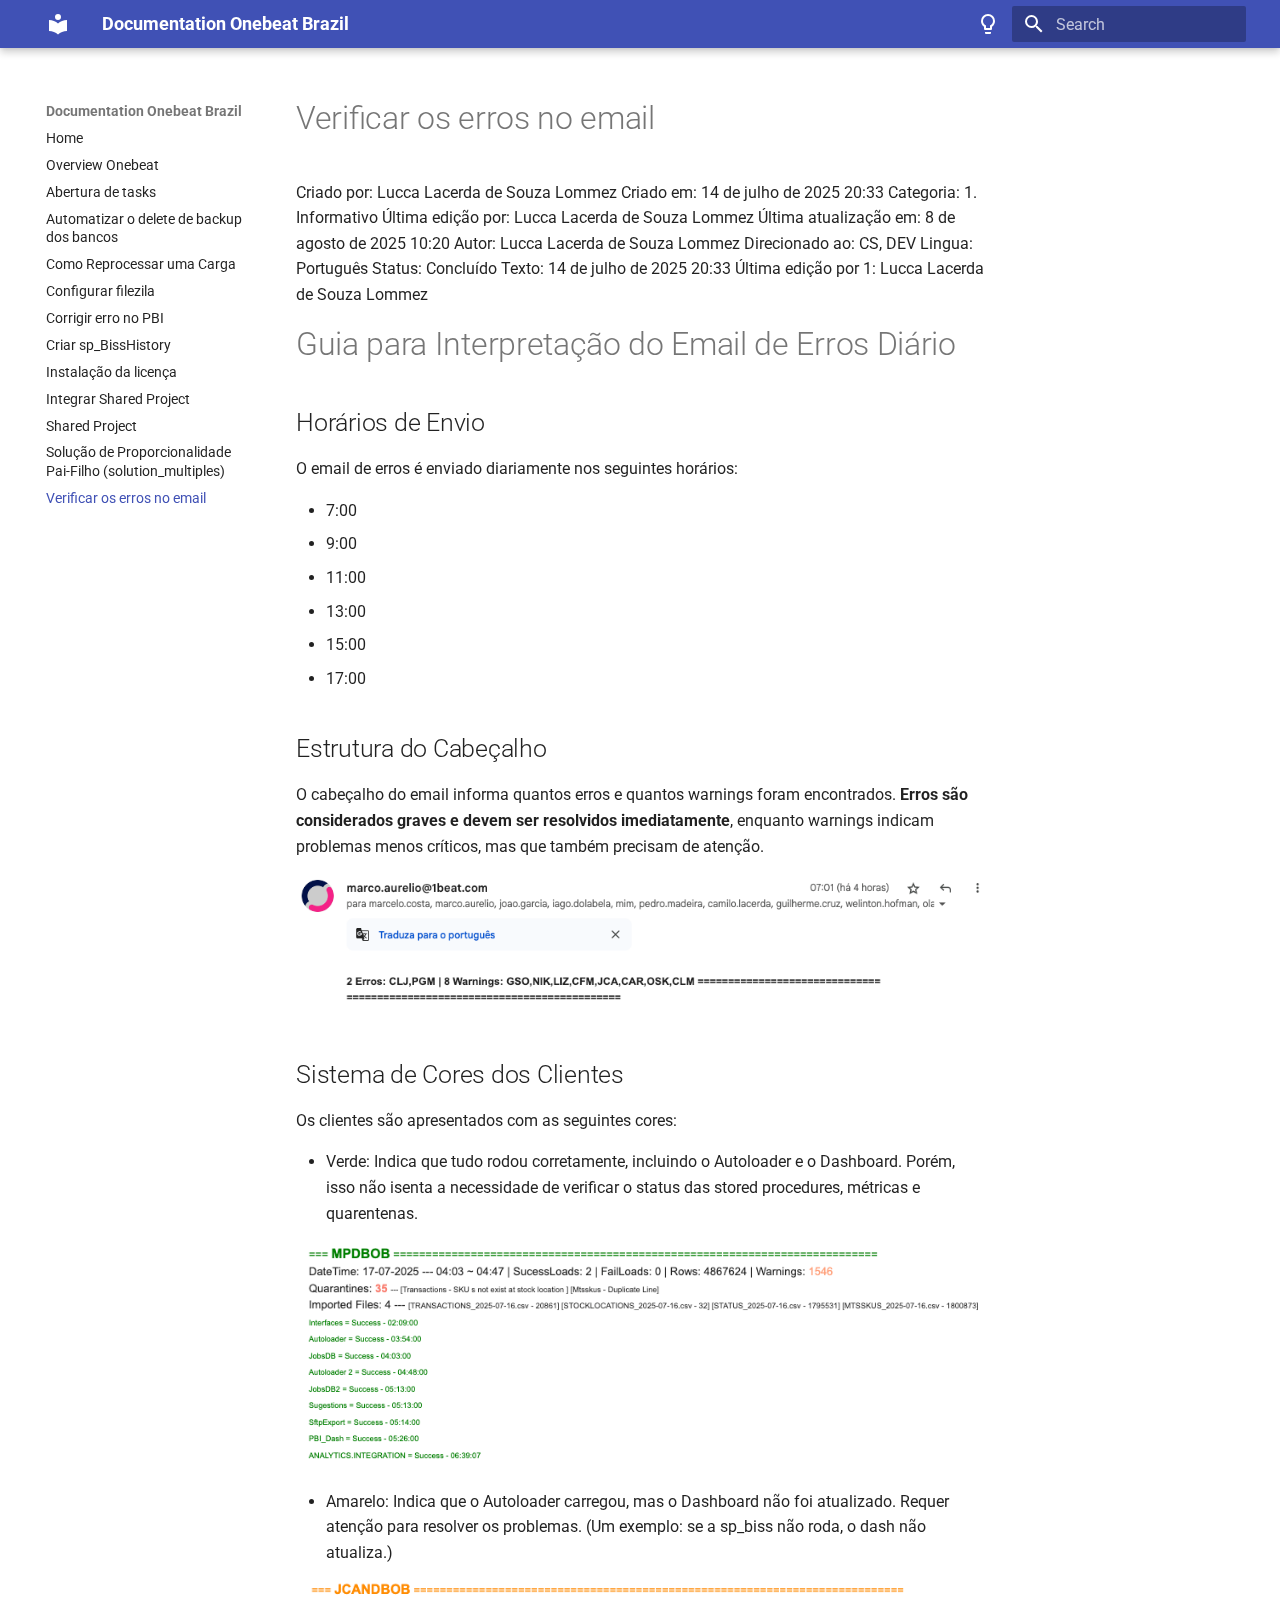
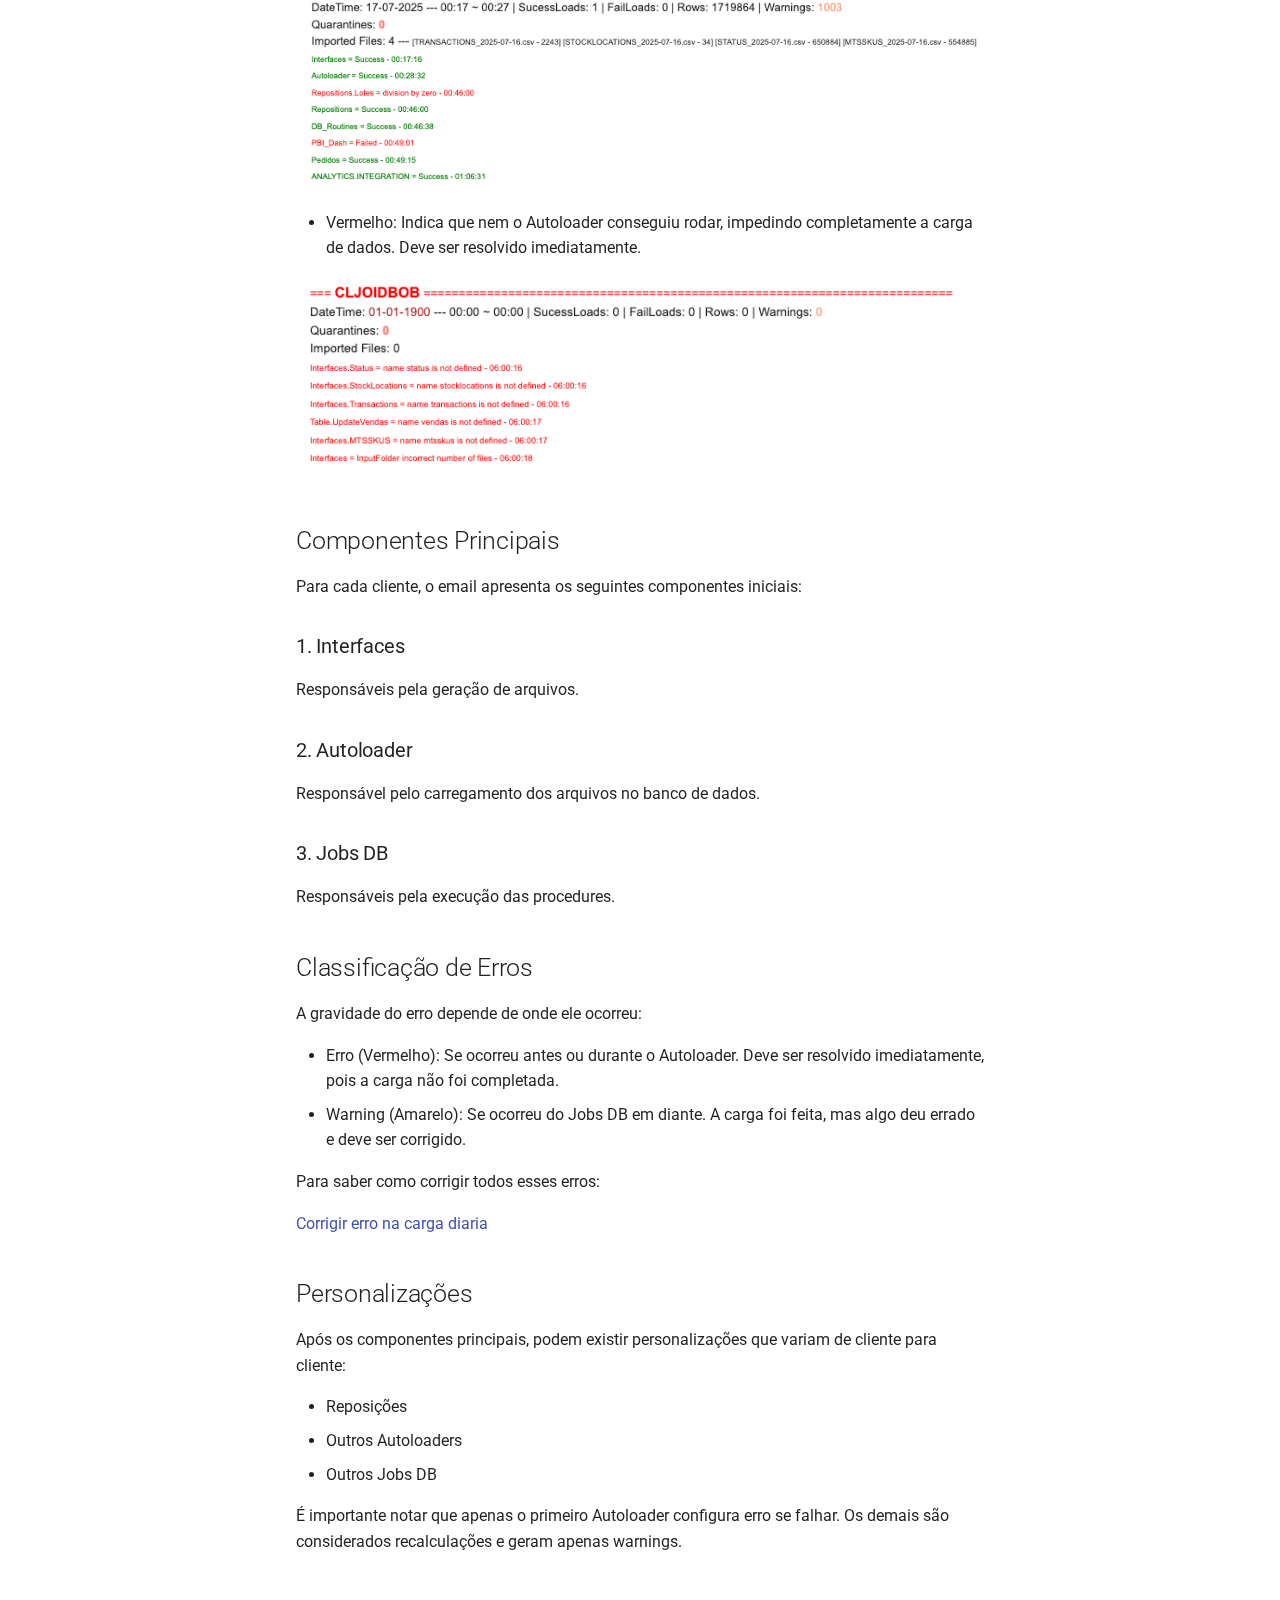
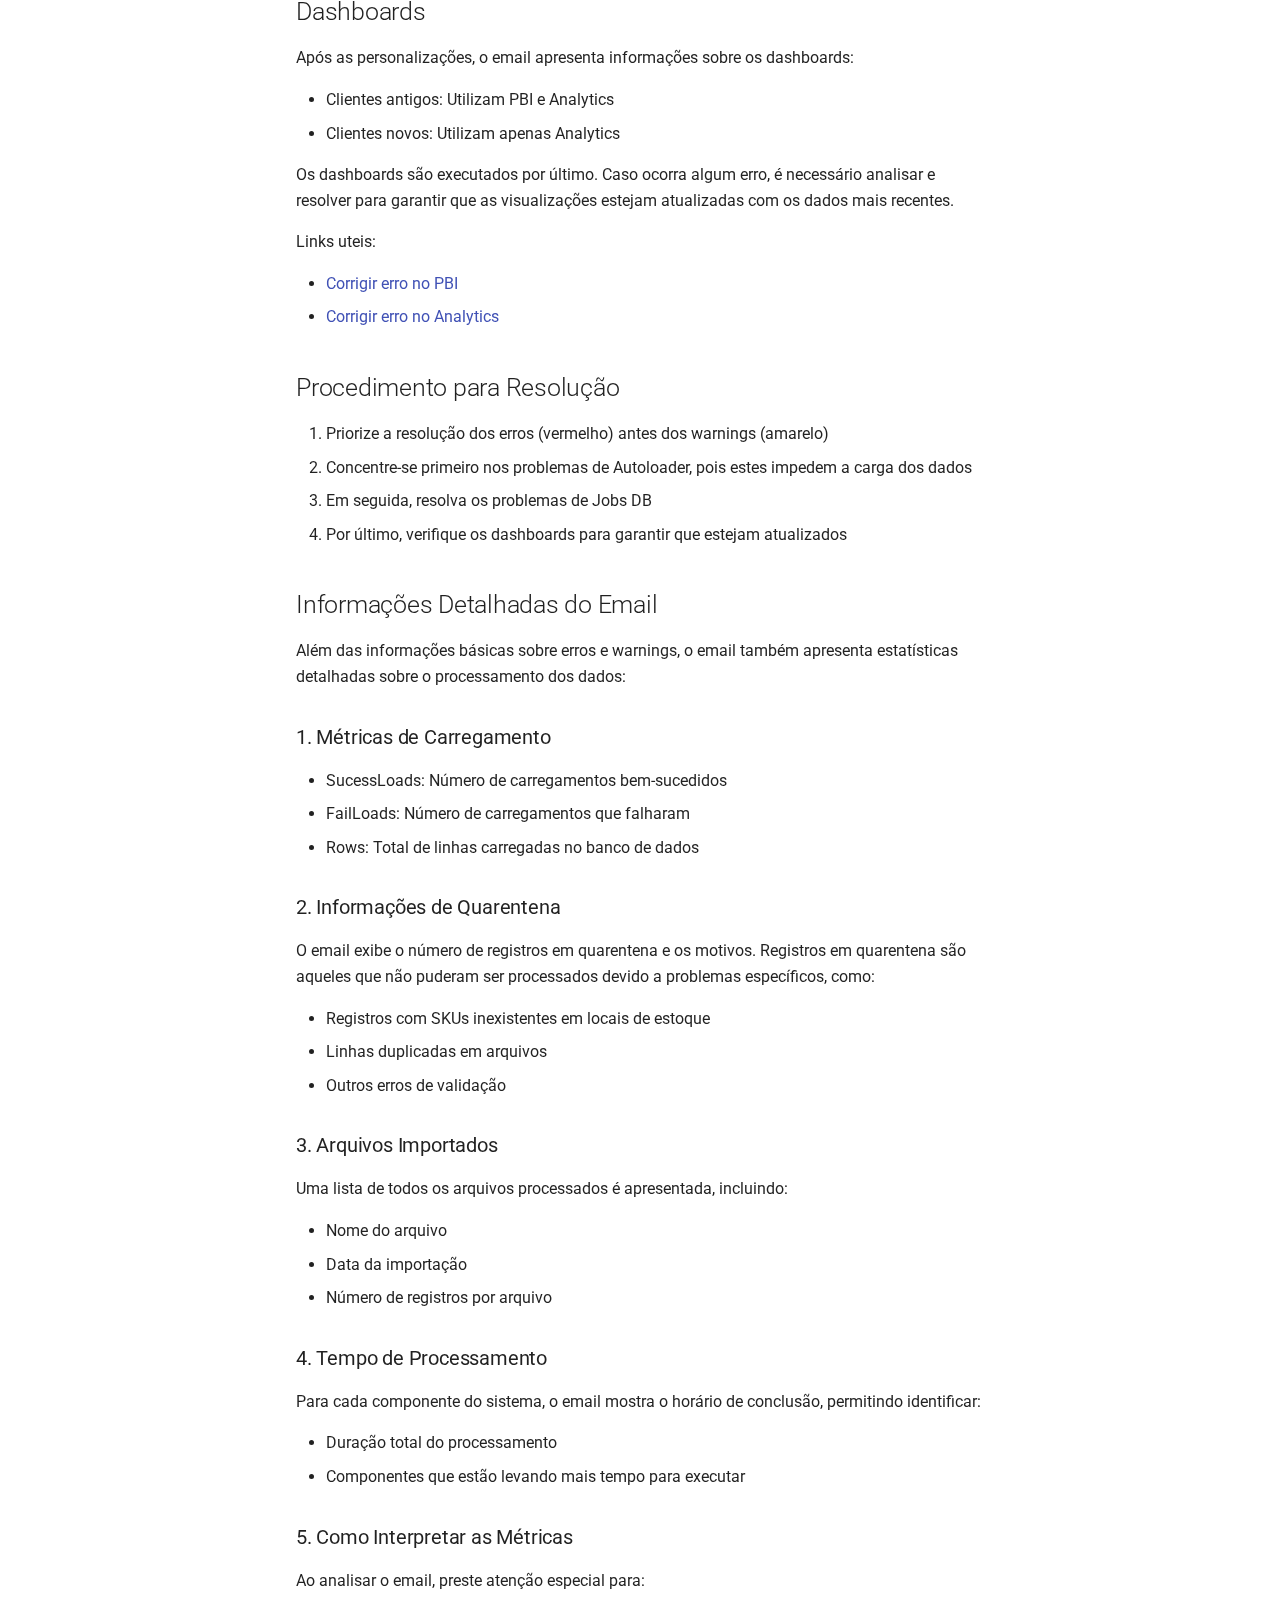
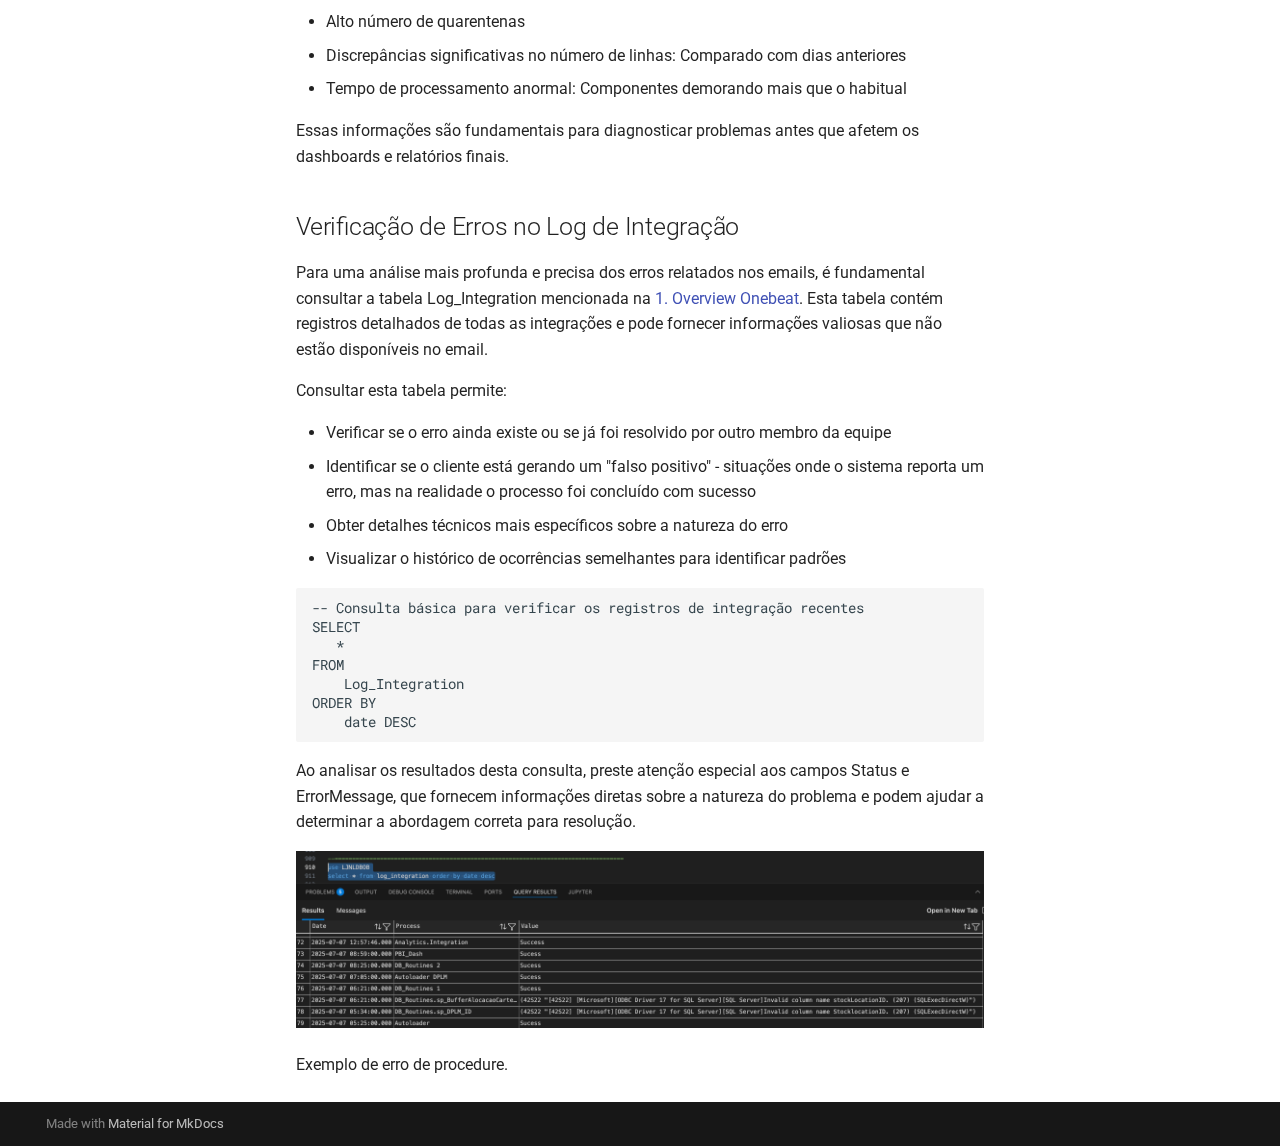
<file: Erros_no_email/index.html>
<!doctype html>
<html lang="en" class="no-js">
  <head>
    
      <meta charset="utf-8">
      <meta name="viewport" content="width=device-width,initial-scale=1">
      
      
      
      
        <link rel="prev" href="../Solucao_Proporcionalidade_Pai_Filho_solution_multiples/">
      
      
      
      <link rel="icon" href="../assets/images/favicon.png">
      <meta name="generator" content="mkdocs-1.6.1, mkdocs-material-9.6.18">
    
    
      
        <title>Verificar os erros no email - Documentation Onebeat Brazil</title>
      
    
    
      <link rel="stylesheet" href="../assets/stylesheets/main.7e37652d.min.css">
      
        
        <link rel="stylesheet" href="../assets/stylesheets/palette.06af60db.min.css">
      
      


    
    
      
    
    
      
        
        
        <link rel="preconnect" href="https://fonts.gstatic.com" crossorigin>
        <link rel="stylesheet" href="https://fonts.googleapis.com/css?family=Roboto:300,300i,400,400i,700,700i%7CRoboto+Mono:400,400i,700,700i&display=fallback">
        <style>:root{--md-text-font:"Roboto";--md-code-font:"Roboto Mono"}</style>
      
    
    
    <script>__md_scope=new URL("..",location),__md_hash=e=>[...e].reduce(((e,_)=>(e<<5)-e+_.charCodeAt(0)),0),__md_get=(e,_=localStorage,t=__md_scope)=>JSON.parse(_.getItem(t.pathname+"."+e)),__md_set=(e,_,t=localStorage,a=__md_scope)=>{try{t.setItem(a.pathname+"."+e,JSON.stringify(_))}catch(e){}}</script>
    
      

    
    
    
  </head>
  
  
    
    
      
    
    
    
    
    <body dir="ltr" data-md-color-scheme="default" data-md-color-primary="deep-blue" data-md-color-accent="amber">
  
    
    <input class="md-toggle" data-md-toggle="drawer" type="checkbox" id="__drawer" autocomplete="off">
    <input class="md-toggle" data-md-toggle="search" type="checkbox" id="__search" autocomplete="off">
    <label class="md-overlay" for="__drawer"></label>
    <div data-md-component="skip">
      
        
        <a href="#verificar-os-erros-no-email" class="md-skip">
          Skip to content
        </a>
      
    </div>
    <div data-md-component="announce">
      
    </div>
    
    
      

  

<header class="md-header md-header--shadow" data-md-component="header">
  <nav class="md-header__inner md-grid" aria-label="Header">
    <a href=".." title="Documentation Onebeat Brazil" class="md-header__button md-logo" aria-label="Documentation Onebeat Brazil" data-md-component="logo">
      
  
  <svg xmlns="http://www.w3.org/2000/svg" viewBox="0 0 24 24"><path d="M12 8a3 3 0 0 0 3-3 3 3 0 0 0-3-3 3 3 0 0 0-3 3 3 3 0 0 0 3 3m0 3.54C9.64 9.35 6.5 8 3 8v11c3.5 0 6.64 1.35 9 3.54 2.36-2.19 5.5-3.54 9-3.54V8c-3.5 0-6.64 1.35-9 3.54"/></svg>

    </a>
    <label class="md-header__button md-icon" for="__drawer">
      
      <svg xmlns="http://www.w3.org/2000/svg" viewBox="0 0 24 24"><path d="M3 6h18v2H3zm0 5h18v2H3zm0 5h18v2H3z"/></svg>
    </label>
    <div class="md-header__title" data-md-component="header-title">
      <div class="md-header__ellipsis">
        <div class="md-header__topic">
          <span class="md-ellipsis">
            Documentation Onebeat Brazil
          </span>
        </div>
        <div class="md-header__topic" data-md-component="header-topic">
          <span class="md-ellipsis">
            
              Verificar os erros no email
            
          </span>
        </div>
      </div>
    </div>
    
      
        <form class="md-header__option" data-md-component="palette">
  
    
    
    
    <input class="md-option" data-md-color-media="" data-md-color-scheme="default" data-md-color-primary="deep-blue" data-md-color-accent="amber"  aria-label="Switch to light mode"  type="radio" name="__palette" id="__palette_0">
    
      <label class="md-header__button md-icon" title="Switch to light mode" for="__palette_1" hidden>
        <svg xmlns="http://www.w3.org/2000/svg" viewBox="0 0 24 24"><path d="M12 2a7 7 0 0 1 7 7c0 2.38-1.19 4.47-3 5.74V17a1 1 0 0 1-1 1H9a1 1 0 0 1-1-1v-2.26C6.19 13.47 5 11.38 5 9a7 7 0 0 1 7-7M9 21v-1h6v1a1 1 0 0 1-1 1h-4a1 1 0 0 1-1-1m3-17a5 5 0 0 0-5 5c0 2.05 1.23 3.81 3 4.58V16h4v-2.42c1.77-.77 3-2.53 3-4.58a5 5 0 0 0-5-5"/></svg>
      </label>
    
  
    
    
    
    <input class="md-option" data-md-color-media="" data-md-color-scheme="slate" data-md-color-primary="deep-blue" data-md-color-accent="amber"  aria-label="Switch to dark mode"  type="radio" name="__palette" id="__palette_1">
    
      <label class="md-header__button md-icon" title="Switch to dark mode" for="__palette_0" hidden>
        <svg xmlns="http://www.w3.org/2000/svg" viewBox="0 0 24 24"><path d="M12 2a7 7 0 0 0-7 7c0 2.38 1.19 4.47 3 5.74V17a1 1 0 0 0 1 1h6a1 1 0 0 0 1-1v-2.26c1.81-1.27 3-3.36 3-5.74a7 7 0 0 0-7-7M9 21a1 1 0 0 0 1 1h4a1 1 0 0 0 1-1v-1H9z"/></svg>
      </label>
    
  
</form>
      
    
    
      <script>var palette=__md_get("__palette");if(palette&&palette.color){if("(prefers-color-scheme)"===palette.color.media){var media=matchMedia("(prefers-color-scheme: light)"),input=document.querySelector(media.matches?"[data-md-color-media='(prefers-color-scheme: light)']":"[data-md-color-media='(prefers-color-scheme: dark)']");palette.color.media=input.getAttribute("data-md-color-media"),palette.color.scheme=input.getAttribute("data-md-color-scheme"),palette.color.primary=input.getAttribute("data-md-color-primary"),palette.color.accent=input.getAttribute("data-md-color-accent")}for(var[key,value]of Object.entries(palette.color))document.body.setAttribute("data-md-color-"+key,value)}</script>
    
    
    
      
      
        <label class="md-header__button md-icon" for="__search">
          
          <svg xmlns="http://www.w3.org/2000/svg" viewBox="0 0 24 24"><path d="M9.5 3A6.5 6.5 0 0 1 16 9.5c0 1.61-.59 3.09-1.56 4.23l.27.27h.79l5 5-1.5 1.5-5-5v-.79l-.27-.27A6.52 6.52 0 0 1 9.5 16 6.5 6.5 0 0 1 3 9.5 6.5 6.5 0 0 1 9.5 3m0 2C7 5 5 7 5 9.5S7 14 9.5 14 14 12 14 9.5 12 5 9.5 5"/></svg>
        </label>
        <div class="md-search" data-md-component="search" role="dialog">
  <label class="md-search__overlay" for="__search"></label>
  <div class="md-search__inner" role="search">
    <form class="md-search__form" name="search">
      <input type="text" class="md-search__input" name="query" aria-label="Search" placeholder="Search" autocapitalize="off" autocorrect="off" autocomplete="off" spellcheck="false" data-md-component="search-query" required>
      <label class="md-search__icon md-icon" for="__search">
        
        <svg xmlns="http://www.w3.org/2000/svg" viewBox="0 0 24 24"><path d="M9.5 3A6.5 6.5 0 0 1 16 9.5c0 1.61-.59 3.09-1.56 4.23l.27.27h.79l5 5-1.5 1.5-5-5v-.79l-.27-.27A6.52 6.52 0 0 1 9.5 16 6.5 6.5 0 0 1 3 9.5 6.5 6.5 0 0 1 9.5 3m0 2C7 5 5 7 5 9.5S7 14 9.5 14 14 12 14 9.5 12 5 9.5 5"/></svg>
        
        <svg xmlns="http://www.w3.org/2000/svg" viewBox="0 0 24 24"><path d="M20 11v2H8l5.5 5.5-1.42 1.42L4.16 12l7.92-7.92L13.5 5.5 8 11z"/></svg>
      </label>
      <nav class="md-search__options" aria-label="Search">
        
        <button type="reset" class="md-search__icon md-icon" title="Clear" aria-label="Clear" tabindex="-1">
          
          <svg xmlns="http://www.w3.org/2000/svg" viewBox="0 0 24 24"><path d="M19 6.41 17.59 5 12 10.59 6.41 5 5 6.41 10.59 12 5 17.59 6.41 19 12 13.41 17.59 19 19 17.59 13.41 12z"/></svg>
        </button>
      </nav>
      
        <div class="md-search__suggest" data-md-component="search-suggest"></div>
      
    </form>
    <div class="md-search__output">
      <div class="md-search__scrollwrap" tabindex="0" data-md-scrollfix>
        <div class="md-search-result" data-md-component="search-result">
          <div class="md-search-result__meta">
            Initializing search
          </div>
          <ol class="md-search-result__list" role="presentation"></ol>
        </div>
      </div>
    </div>
  </div>
</div>
      
    
    
  </nav>
  
</header>
    
    <div class="md-container" data-md-component="container">
      
      
        
          
        
      
      <main class="md-main" data-md-component="main">
        <div class="md-main__inner md-grid">
          
            
              
              <div class="md-sidebar md-sidebar--primary" data-md-component="sidebar" data-md-type="navigation" >
                <div class="md-sidebar__scrollwrap">
                  <div class="md-sidebar__inner">
                    



<nav class="md-nav md-nav--primary" aria-label="Navigation" data-md-level="0">
  <label class="md-nav__title" for="__drawer">
    <a href=".." title="Documentation Onebeat Brazil" class="md-nav__button md-logo" aria-label="Documentation Onebeat Brazil" data-md-component="logo">
      
  
  <svg xmlns="http://www.w3.org/2000/svg" viewBox="0 0 24 24"><path d="M12 8a3 3 0 0 0 3-3 3 3 0 0 0-3-3 3 3 0 0 0-3 3 3 3 0 0 0 3 3m0 3.54C9.64 9.35 6.5 8 3 8v11c3.5 0 6.64 1.35 9 3.54 2.36-2.19 5.5-3.54 9-3.54V8c-3.5 0-6.64 1.35-9 3.54"/></svg>

    </a>
    Documentation Onebeat Brazil
  </label>
  
  <ul class="md-nav__list" data-md-scrollfix>
    
      
      
  
  
  
  
    <li class="md-nav__item">
      <a href=".." class="md-nav__link">
        
  
  
  <span class="md-ellipsis">
    Home
    
  </span>
  

      </a>
    </li>
  

    
      
      
  
  
  
  
    <li class="md-nav__item">
      <a href="../Overview_Onebeat/" class="md-nav__link">
        
  
  
  <span class="md-ellipsis">
    Overview Onebeat
    
  </span>
  

      </a>
    </li>
  

    
      
      
  
  
  
  
    <li class="md-nav__item">
      <a href="../Abertura_de_tasks/" class="md-nav__link">
        
  
  
  <span class="md-ellipsis">
    Abertura de tasks
    
  </span>
  

      </a>
    </li>
  

    
      
      
  
  
  
  
    <li class="md-nav__item">
      <a href="../Automatizar_delete_backup_dos_bancos/" class="md-nav__link">
        
  
  
  <span class="md-ellipsis">
    Automatizar o delete de backup dos bancos
    
  </span>
  

      </a>
    </li>
  

    
      
      
  
  
  
  
    <li class="md-nav__item">
      <a href="../Reprocessar_Carga/" class="md-nav__link">
        
  
  
  <span class="md-ellipsis">
    Como Reprocessar uma Carga
    
  </span>
  

      </a>
    </li>
  

    
      
      
  
  
  
  
    <li class="md-nav__item">
      <a href="../Configurar_filezila/" class="md-nav__link">
        
  
  
  <span class="md-ellipsis">
    Configurar filezila
    
  </span>
  

      </a>
    </li>
  

    
      
      
  
  
  
  
    <li class="md-nav__item">
      <a href="../Erro_PBI/" class="md-nav__link">
        
  
  
  <span class="md-ellipsis">
    Corrigir erro no PBI
    
  </span>
  

      </a>
    </li>
  

    
      
      
  
  
  
  
    <li class="md-nav__item">
      <a href="../Criar_sp_BissHistory/" class="md-nav__link">
        
  
  
  <span class="md-ellipsis">
    Criar sp_BissHistory
    
  </span>
  

      </a>
    </li>
  

    
      
      
  
  
  
  
    <li class="md-nav__item">
      <a href="../Ativacao_licenca/" class="md-nav__link">
        
  
  
  <span class="md-ellipsis">
    Instalação da licença
    
  </span>
  

      </a>
    </li>
  

    
      
      
  
  
  
  
    <li class="md-nav__item">
      <a href="../Integrar_Shared_Project/" class="md-nav__link">
        
  
  
  <span class="md-ellipsis">
    Integrar Shared Project
    
  </span>
  

      </a>
    </li>
  

    
      
      
  
  
  
  
    <li class="md-nav__item">
      <a href="../Shared_Project/" class="md-nav__link">
        
  
  
  <span class="md-ellipsis">
    Shared Project
    
  </span>
  

      </a>
    </li>
  

    
      
      
  
  
  
  
    <li class="md-nav__item">
      <a href="../Solucao_Proporcionalidade_Pai_Filho_solution_multiples/" class="md-nav__link">
        
  
  
  <span class="md-ellipsis">
    Solução de Proporcionalidade Pai-Filho (solution_multiples)
    
  </span>
  

      </a>
    </li>
  

    
      
      
  
  
    
  
  
  
    <li class="md-nav__item md-nav__item--active">
      
      <input class="md-nav__toggle md-toggle" type="checkbox" id="__toc">
      
      
        
      
      
      <a href="./" class="md-nav__link md-nav__link--active">
        
  
  
  <span class="md-ellipsis">
    Verificar os erros no email
    
  </span>
  

      </a>
      
    </li>
  

    
  </ul>
</nav>
                  </div>
                </div>
              </div>
            
            
              
              <div class="md-sidebar md-sidebar--secondary" data-md-component="sidebar" data-md-type="toc" >
                <div class="md-sidebar__scrollwrap">
                  <div class="md-sidebar__inner">
                    

<nav class="md-nav md-nav--secondary" aria-label="Table of contents">
  
  
  
    
  
  
</nav>
                  </div>
                </div>
              </div>
            
          
          
            <div class="md-content" data-md-component="content">
              <article class="md-content__inner md-typeset">
                
                  



<h1 id="verificar-os-erros-no-email">Verificar os erros no email</h1>
<p>Criado por: Lucca Lacerda de Souza Lommez
Criado em: 14 de julho de 2025 20:33
Categoria: 1. Informativo
Última edição por: Lucca Lacerda de Souza Lommez
Última atualização em: 8 de agosto de 2025 10:20
Autor: Lucca Lacerda de Souza Lommez
Direcionado ao: CS, DEV
Lingua: Português
Status: Concluído
Texto: 14 de julho de 2025 20:33
Última edição por 1: Lucca Lacerda de Souza Lommez</p>
<h1 id="guia-para-interpretacao-do-email-de-erros-diario">Guia para Interpretação do Email de Erros Diário</h1>
<h2 id="horarios-de-envio">Horários de Envio</h2>
<p>O email de erros é enviado diariamente nos seguintes horários:</p>
<ul>
<li>7:00</li>
<li>9:00</li>
<li>11:00</li>
<li>13:00</li>
<li>15:00</li>
<li>17:00</li>
</ul>
<h2 id="estrutura-do-cabecalho">Estrutura do Cabeçalho</h2>
<p>O cabeçalho do email informa quantos erros e quantos warnings foram encontrados. <strong>Erros são considerados graves e devem ser resolvidos imediatamente</strong>, enquanto warnings indicam problemas menos críticos, mas que também precisam de atenção.</p>
<p><img alt="image" src="/docs/img/verificaroserrosnoemail_image.png" /></p>
<h2 id="sistema-de-cores-dos-clientes">Sistema de Cores dos Clientes</h2>
<p>Os clientes são apresentados com as seguintes cores:</p>
<ul>
<li>Verde: Indica que tudo rodou corretamente, incluindo o Autoloader e o Dashboard. Porém, isso não isenta a necessidade de verificar o status das stored procedures, métricas e quarentenas.</li>
</ul>
<p><img alt="image" src="/docs/img/verificaroserrosnoemail_image1.png" /></p>
<ul>
<li>Amarelo: Indica que o Autoloader carregou, mas o Dashboard não foi atualizado. Requer atenção para resolver os problemas. (Um exemplo: se a sp_biss não roda, o dash não atualiza.)</li>
</ul>
<p><img alt="image" src="/docs/img/verificaroserrosnoemail_image2.png" /></p>
<ul>
<li>Vermelho: Indica que nem o Autoloader conseguiu rodar, impedindo completamente a carga de dados. Deve ser resolvido imediatamente.</li>
</ul>
<p><img alt="image" src="/docs/img/verificaroserrosnoemail_image3.png" /></p>
<h2 id="componentes-principais">Componentes Principais</h2>
<p>Para cada cliente, o email apresenta os seguintes componentes iniciais:</p>
<h3 id="1-interfaces">1. Interfaces</h3>
<p>Responsáveis pela geração de arquivos.</p>
<h3 id="2-autoloader">2. Autoloader</h3>
<p>Responsável pelo carregamento dos arquivos no banco de dados.</p>
<h3 id="3-jobs-db">3. Jobs DB</h3>
<p>Responsáveis pela execução das procedures.</p>
<h2 id="classificacao-de-erros">Classificação de Erros</h2>
<p>A gravidade do erro depende de onde ele ocorreu:</p>
<ul>
<li>Erro (Vermelho): Se ocorreu antes ou durante o Autoloader. Deve ser resolvido imediatamente, pois a carga não foi completada.</li>
<li>Warning (Amarelo): Se ocorreu do Jobs DB em diante. A carga foi feita, mas algo deu errado e deve ser corrigido.</li>
</ul>
<p>Para saber como corrigir todos esses erros:</p>
<p><a href="https://www.notion.so/Corrigir-erro-na-carga-diaria-2336f59d84188022a7c4ecc7816d4b1a?pvs=21">Corrigir erro na carga diaria</a></p>
<h2 id="personalizacoes">Personalizações</h2>
<p>Após os componentes principais, podem existir personalizações que variam de cliente para cliente:</p>
<ul>
<li>Reposições</li>
<li>Outros Autoloaders</li>
<li>Outros Jobs DB</li>
</ul>
<p>É importante notar que apenas o primeiro Autoloader configura erro se falhar. Os demais são considerados recalculações e geram apenas warnings.</p>
<h2 id="dashboards">Dashboards</h2>
<p>Após as personalizações, o email apresenta informações sobre os dashboards:</p>
<ul>
<li>Clientes antigos: Utilizam PBI e Analytics</li>
<li>Clientes novos: Utilizam apenas Analytics</li>
</ul>
<p>Os dashboards são executados por último. Caso ocorra algum erro, é necessário analisar e resolver para garantir que as visualizações estejam atualizadas com os dados mais recentes.</p>
<p>Links uteis:</p>
<ul>
<li><a href="https://www.notion.so/Corrigir-erro-no-PBI-2326f59d8418801ca7a8d5e7dd883538?pvs=21">Corrigir erro no PBI</a></li>
<li><a href="https://www.notion.so/Corrigir-erro-no-Analytics-2336f59d841880d4946ffe75fa70e319?pvs=21">Corrigir erro no Analytics</a></li>
</ul>
<h2 id="procedimento-para-resolucao">Procedimento para Resolução</h2>
<ol>
<li>Priorize a resolução dos erros (vermelho) antes dos warnings (amarelo)</li>
<li>Concentre-se primeiro nos problemas de Autoloader, pois estes impedem a carga dos dados</li>
<li>Em seguida, resolva os problemas de Jobs DB</li>
<li>Por último, verifique os dashboards para garantir que estejam atualizados</li>
</ol>
<h2 id="informacoes-detalhadas-do-email">Informações Detalhadas do Email</h2>
<p>Além das informações básicas sobre erros e warnings, o email também apresenta estatísticas detalhadas sobre o processamento dos dados:</p>
<h3 id="1-metricas-de-carregamento">1. Métricas de Carregamento</h3>
<ul>
<li>SucessLoads: Número de carregamentos bem-sucedidos</li>
<li>FailLoads: Número de carregamentos que falharam</li>
<li>Rows: Total de linhas carregadas no banco de dados</li>
</ul>
<h3 id="2-informacoes-de-quarentena">2. Informações de Quarentena</h3>
<p>O email exibe o número de registros em quarentena e os motivos. Registros em quarentena são aqueles que não puderam ser processados devido a problemas específicos, como:</p>
<ul>
<li>Registros com SKUs inexistentes em locais de estoque</li>
<li>Linhas duplicadas em arquivos</li>
<li>Outros erros de validação</li>
</ul>
<h3 id="3-arquivos-importados">3. Arquivos Importados</h3>
<p>Uma lista de todos os arquivos processados é apresentada, incluindo:</p>
<ul>
<li>Nome do arquivo</li>
<li>Data da importação</li>
<li>Número de registros por arquivo</li>
</ul>
<h3 id="4-tempo-de-processamento">4. Tempo de Processamento</h3>
<p>Para cada componente do sistema, o email mostra o horário de conclusão, permitindo identificar:</p>
<ul>
<li>Duração total do processamento</li>
<li>Componentes que estão levando mais tempo para executar</li>
</ul>
<h3 id="5-como-interpretar-as-metricas">5. Como Interpretar as Métricas</h3>
<p>Ao analisar o email, preste atenção especial para:</p>
<ul>
<li>Alto número de quarentenas</li>
<li>Discrepâncias significativas no número de linhas: Comparado com dias anteriores</li>
<li>Tempo de processamento anormal: Componentes demorando mais que o habitual</li>
</ul>
<p>Essas informações são fundamentais para diagnosticar problemas antes que afetem os dashboards e relatórios finais.</p>
<h2 id="verificacao-de-erros-no-log-de-integracao">Verificação de Erros no Log de Integração</h2>
<p>Para uma análise mais profunda e precisa dos erros relatados nos emails, é fundamental consultar a tabela Log_Integration mencionada na <a href="https://www.notion.so/1-Overview-Onebeat-2316f59d8418807a915df3a73a8f3371?pvs=21">1. Overview Onebeat</a>. Esta tabela contém registros detalhados de todas as integrações e pode fornecer informações valiosas que não estão disponíveis no email.</p>
<p>Consultar esta tabela permite:</p>
<ul>
<li>Verificar se o erro ainda existe ou se já foi resolvido por outro membro da equipe</li>
<li>Identificar se o cliente está gerando um "falso positivo" - situações onde o sistema reporta um erro, mas na realidade o processo foi concluído com sucesso</li>
<li>Obter detalhes técnicos mais específicos sobre a natureza do erro</li>
<li>Visualizar o histórico de ocorrências semelhantes para identificar padrões</li>
</ul>
<pre><code class="language-sql">-- Consulta básica para verificar os registros de integração recentes
SELECT 
   *
FROM 
    Log_Integration
ORDER BY 
    date DESC
</code></pre>
<p>Ao analisar os resultados desta consulta, preste atenção especial aos campos Status e ErrorMessage, que fornecem informações diretas sobre a natureza do problema e podem ajudar a determinar a abordagem correta para resolução.</p>
<p><img alt="image" src="/docs/img/verificaroserrosnoemail_image4.png" /></p>
<p>Exemplo de erro de procedure.</p>












                
              </article>
            </div>
          
          
<script>var target=document.getElementById(location.hash.slice(1));target&&target.name&&(target.checked=target.name.startsWith("__tabbed_"))</script>
        </div>
        
      </main>
      
        <footer class="md-footer">
  
  <div class="md-footer-meta md-typeset">
    <div class="md-footer-meta__inner md-grid">
      <div class="md-copyright">
  
  
    Made with
    <a href="https://squidfunk.github.io/mkdocs-material/" target="_blank" rel="noopener">
      Material for MkDocs
    </a>
  
</div>
      
    </div>
  </div>
</footer>
      
    </div>
    <div class="md-dialog" data-md-component="dialog">
      <div class="md-dialog__inner md-typeset"></div>
    </div>
    
    
    
      
      <script id="__config" type="application/json">{"base": "..", "features": ["search.suggest", "search.highlight"], "search": "../assets/javascripts/workers/search.973d3a69.min.js", "tags": null, "translations": {"clipboard.copied": "Copied to clipboard", "clipboard.copy": "Copy to clipboard", "search.result.more.one": "1 more on this page", "search.result.more.other": "# more on this page", "search.result.none": "No matching documents", "search.result.one": "1 matching document", "search.result.other": "# matching documents", "search.result.placeholder": "Type to start searching", "search.result.term.missing": "Missing", "select.version": "Select version"}, "version": null}</script>
    
    
      <script src="../assets/javascripts/bundle.92b07e13.min.js"></script>
      
    
  </body>
</html>
</file>
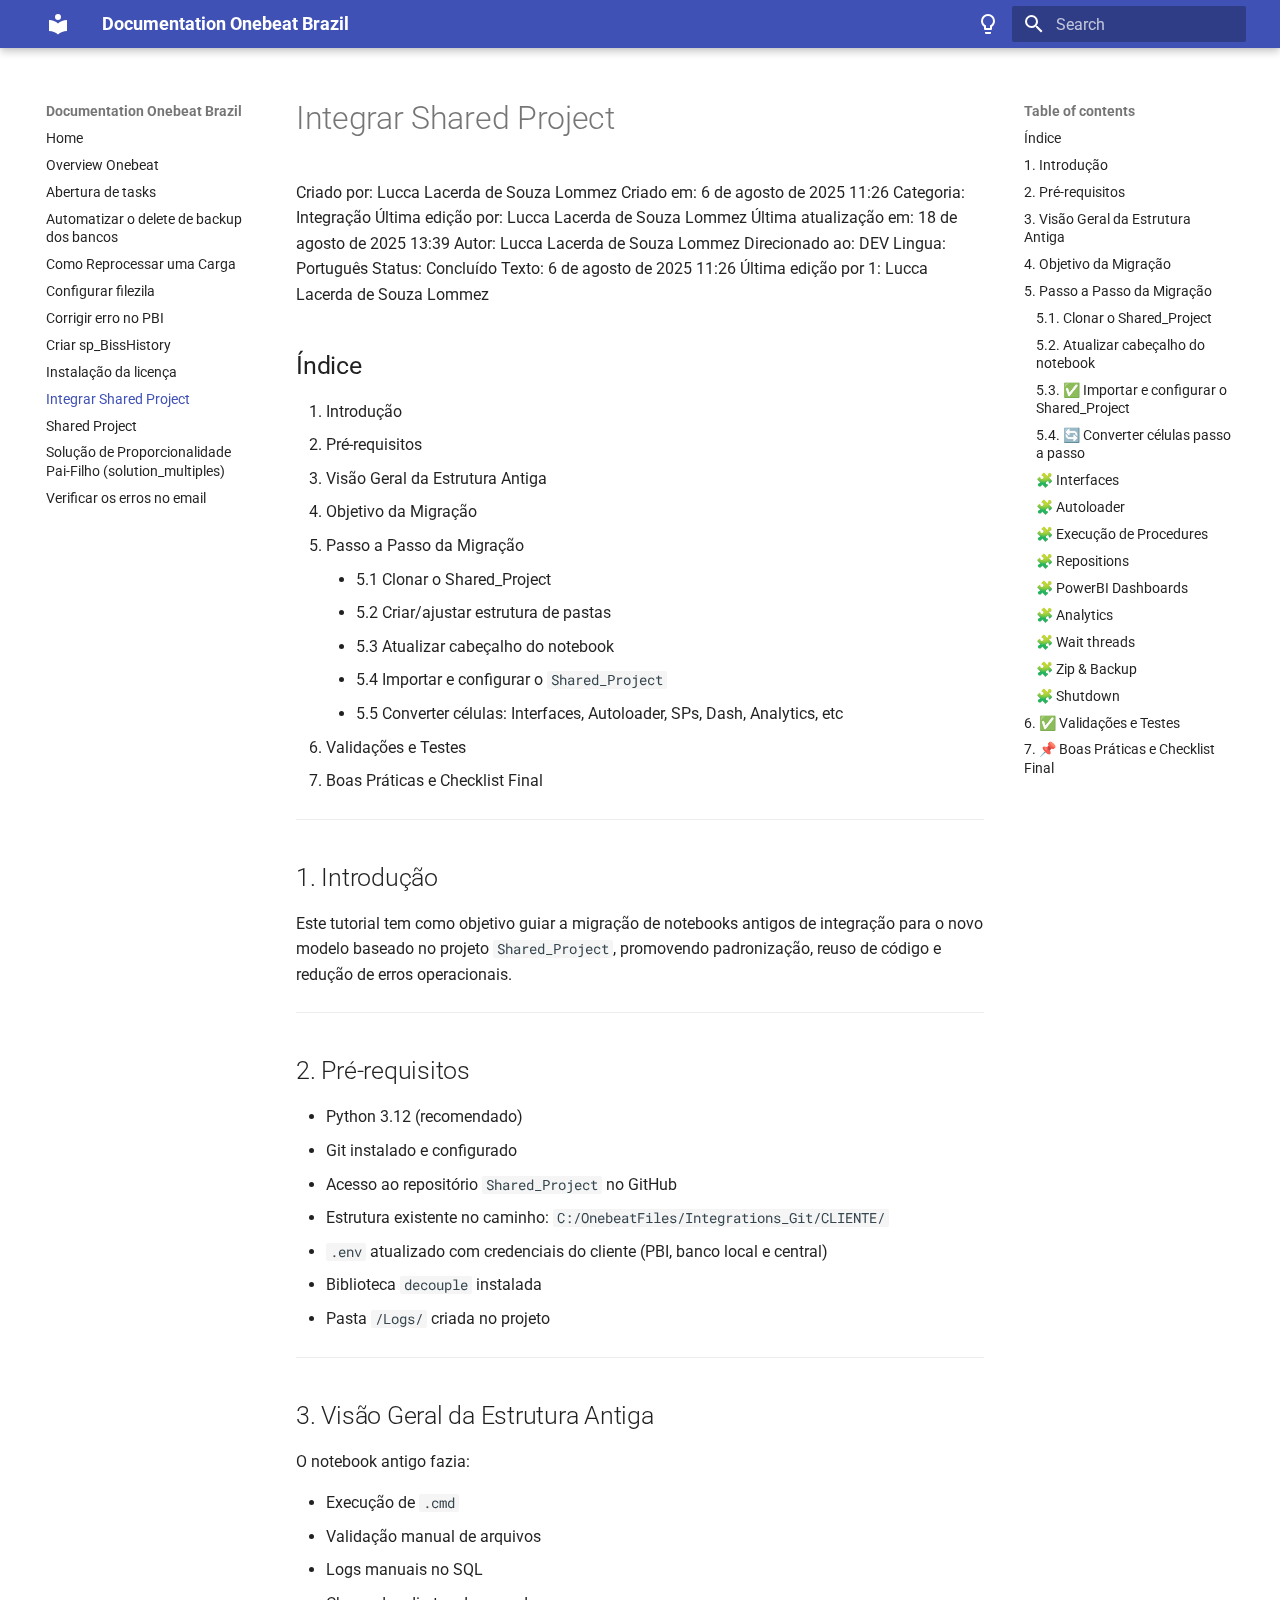
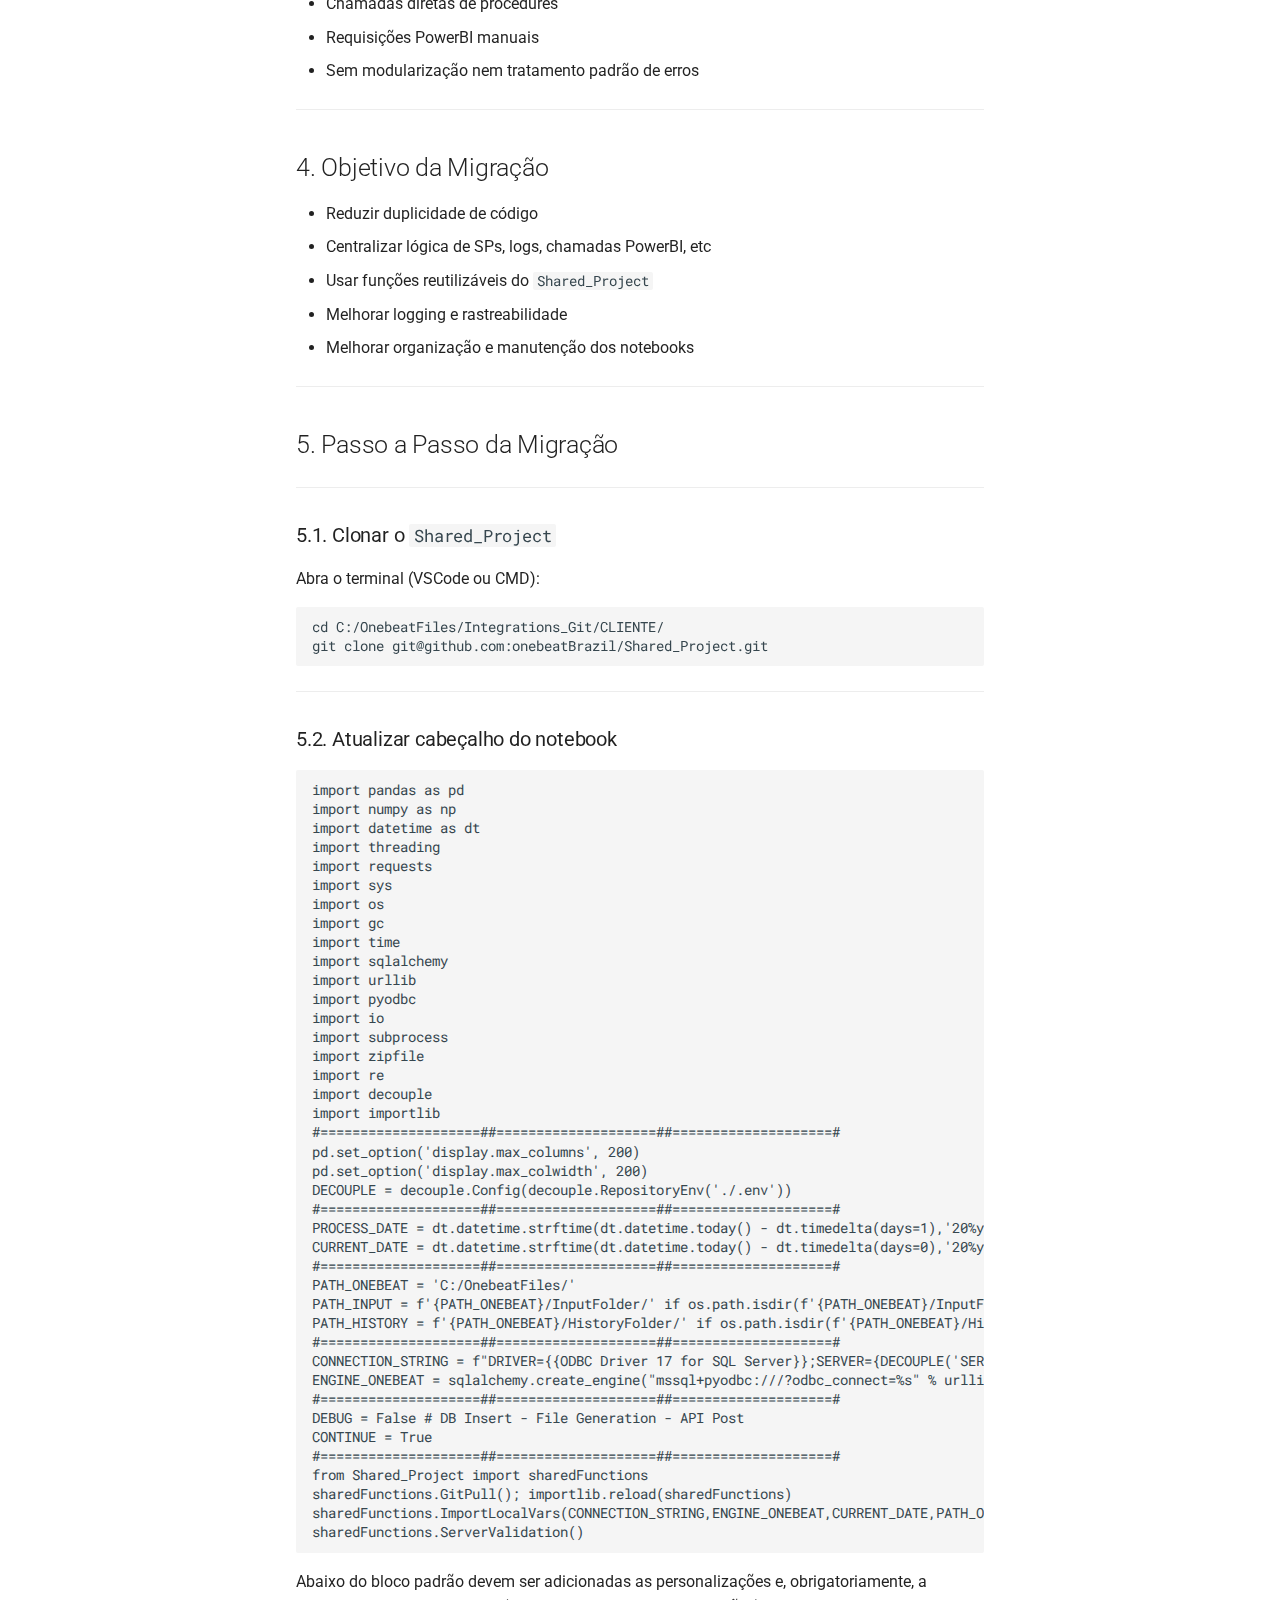
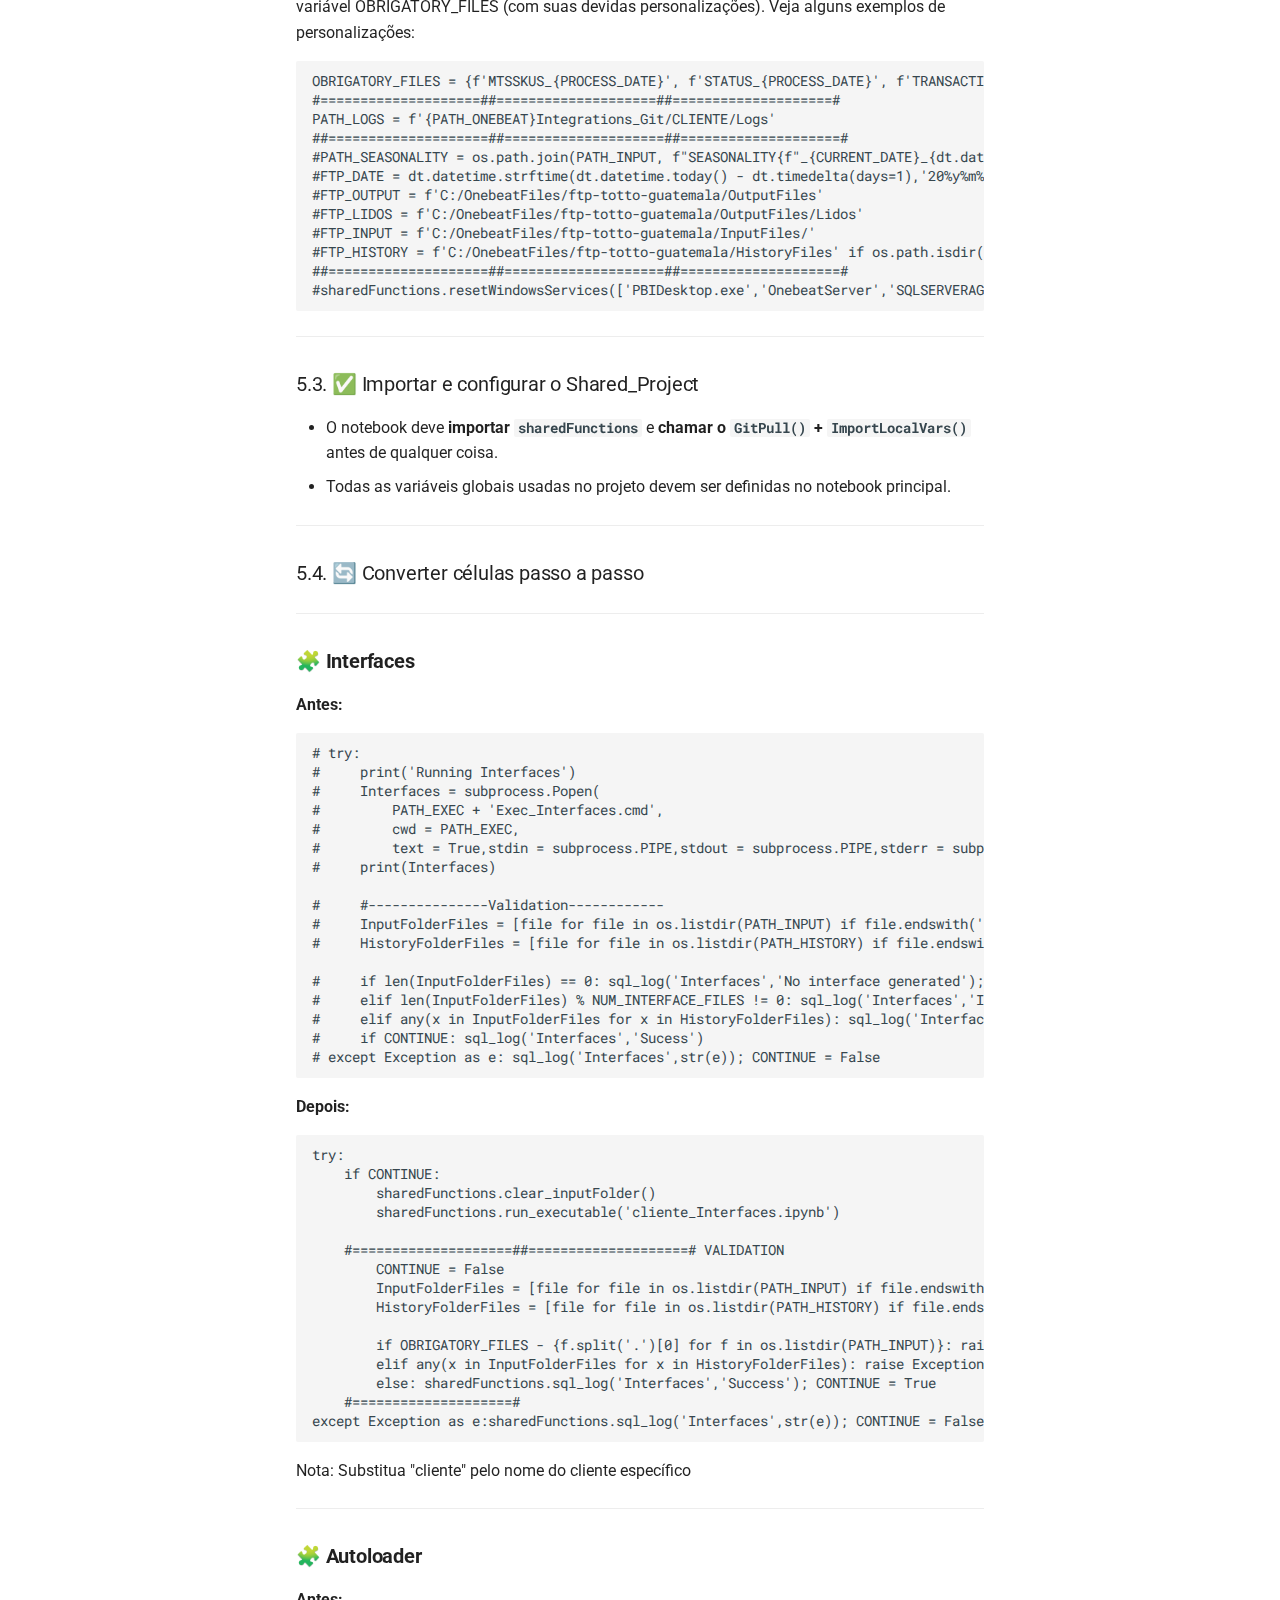
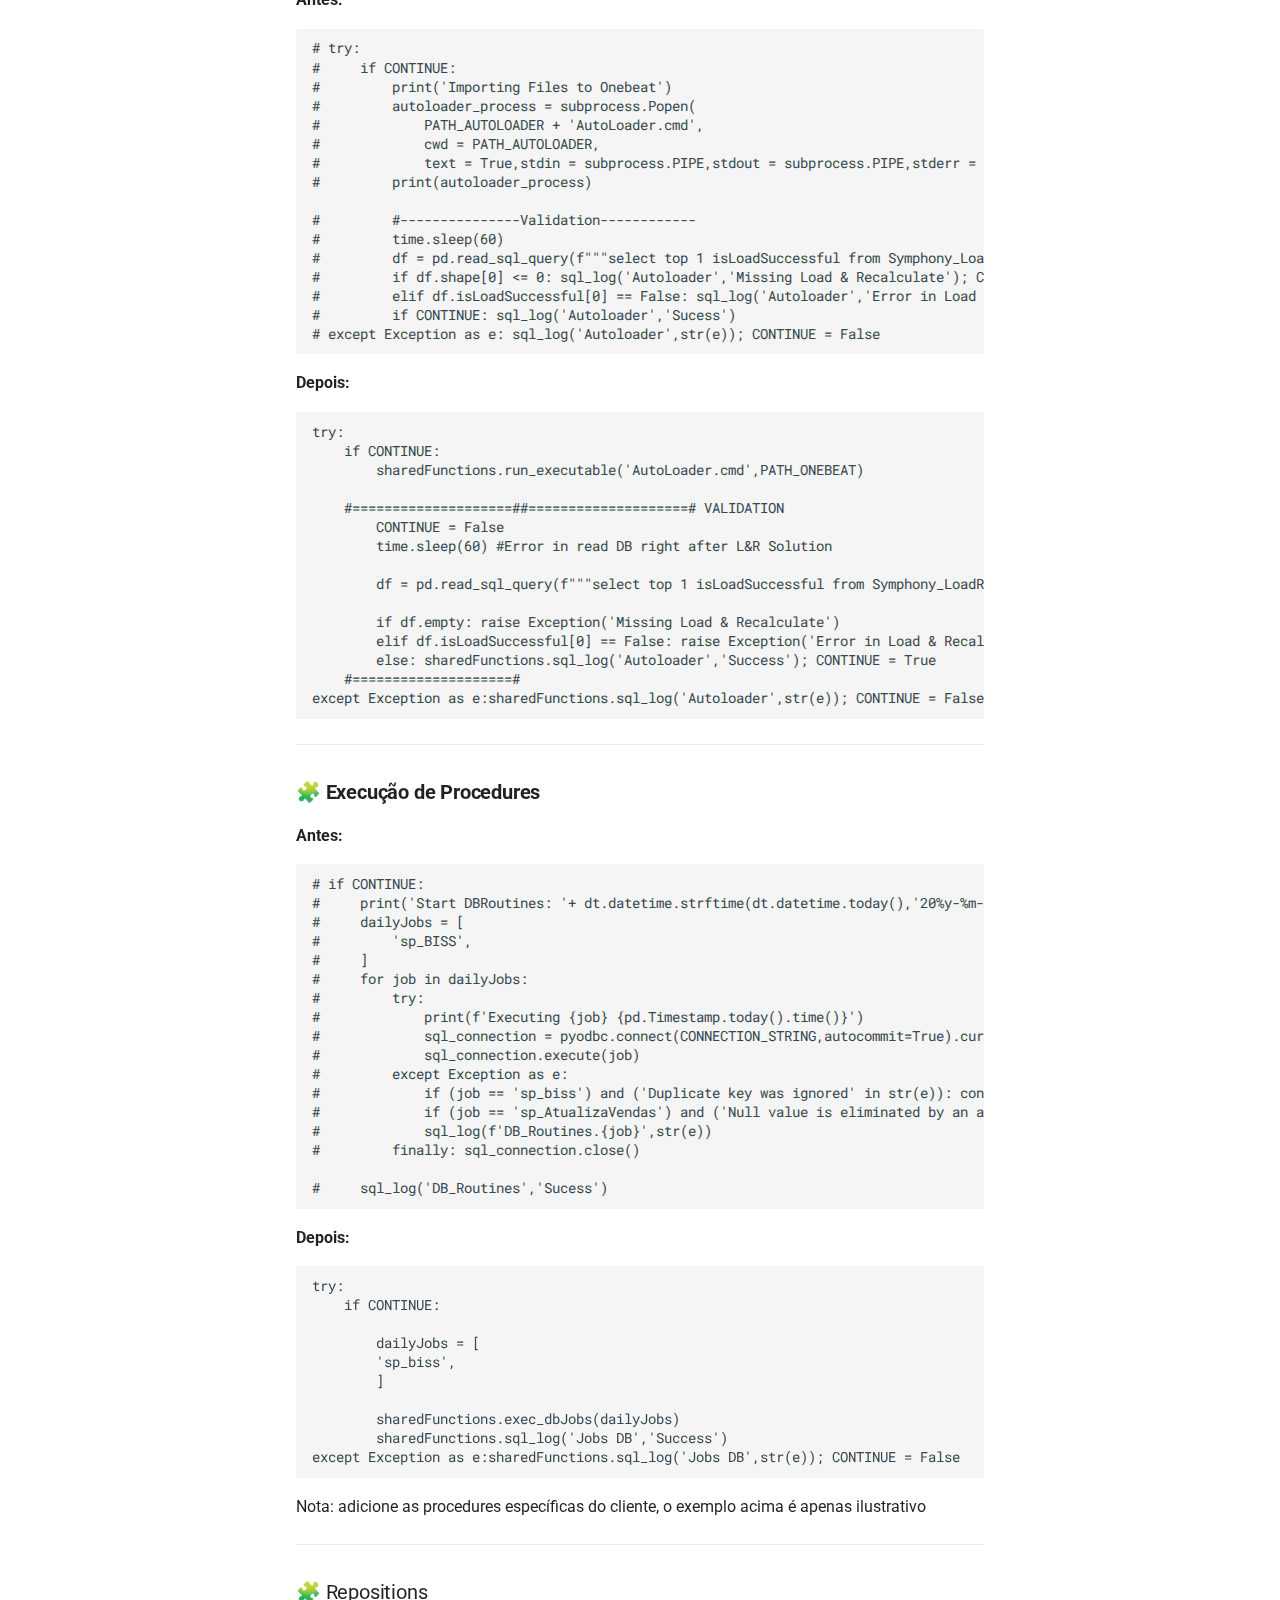
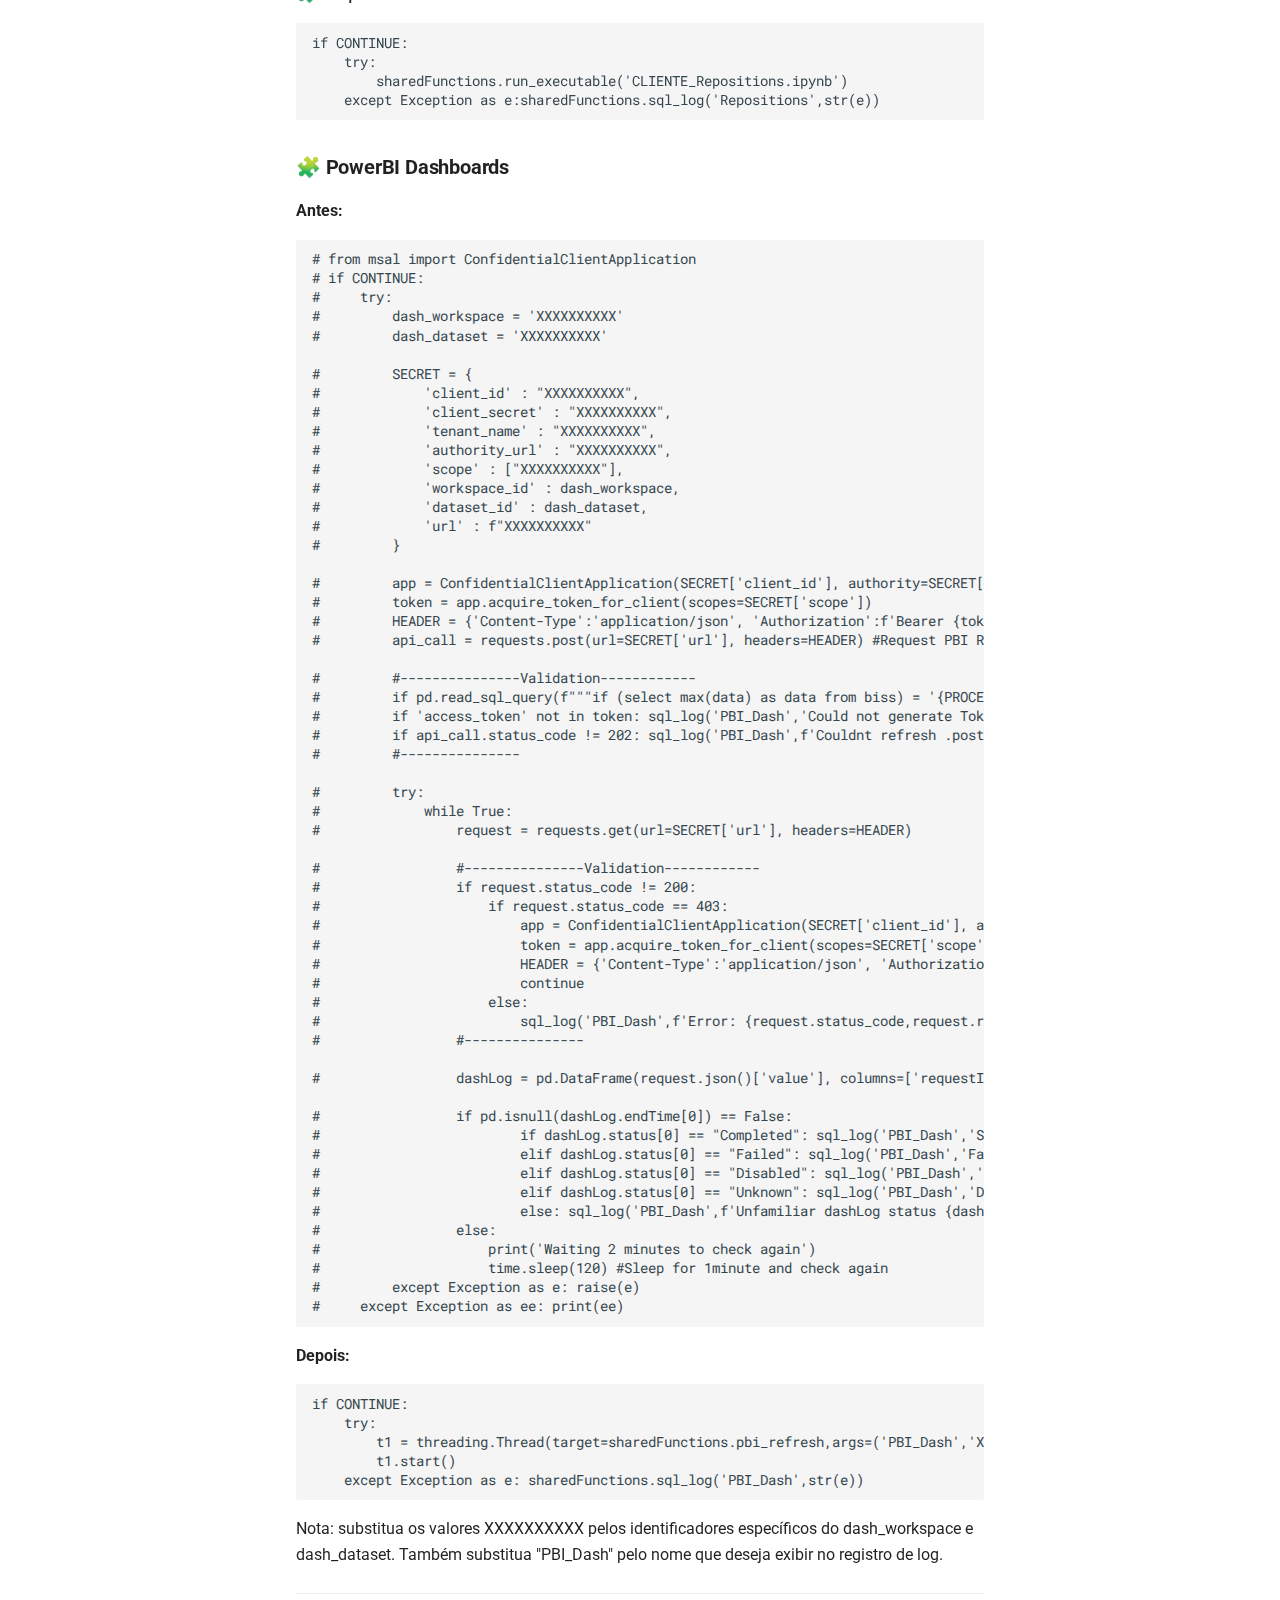
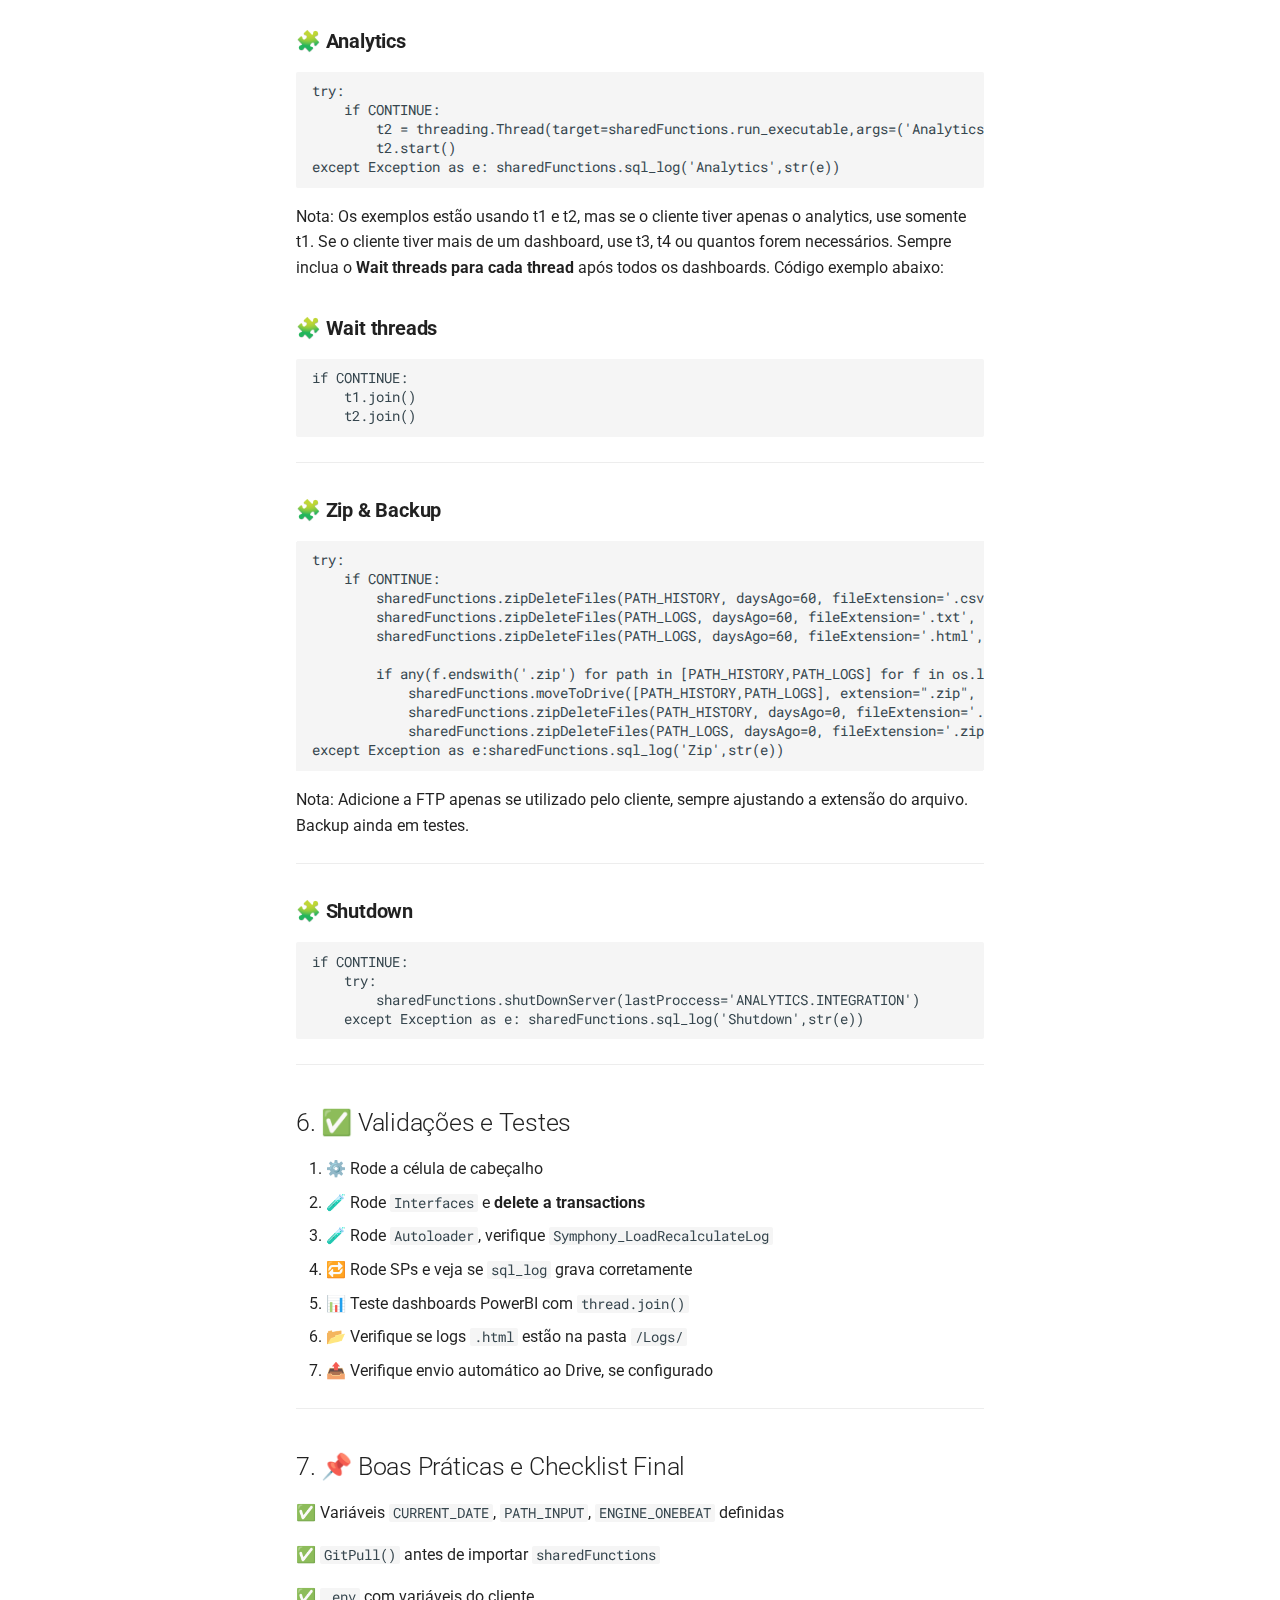
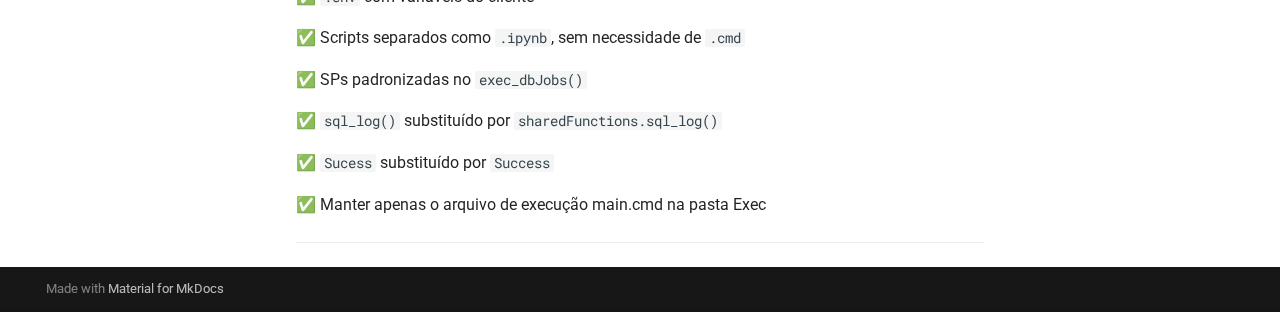
<file: Integrar_Shared_Project/index.html>
<!doctype html>
<html lang="en" class="no-js">
  <head>
    
      <meta charset="utf-8">
      <meta name="viewport" content="width=device-width,initial-scale=1">
      
      
      
      
        <link rel="prev" href="../Ativacao_licenca/">
      
      
        <link rel="next" href="../Shared_Project/">
      
      
      <link rel="icon" href="../assets/images/favicon.png">
      <meta name="generator" content="mkdocs-1.6.1, mkdocs-material-9.6.18">
    
    
      
        <title>Integrar Shared Project - Documentation Onebeat Brazil</title>
      
    
    
      <link rel="stylesheet" href="../assets/stylesheets/main.7e37652d.min.css">
      
        
        <link rel="stylesheet" href="../assets/stylesheets/palette.06af60db.min.css">
      
      


    
    
      
    
    
      
        
        
        <link rel="preconnect" href="https://fonts.gstatic.com" crossorigin>
        <link rel="stylesheet" href="https://fonts.googleapis.com/css?family=Roboto:300,300i,400,400i,700,700i%7CRoboto+Mono:400,400i,700,700i&display=fallback">
        <style>:root{--md-text-font:"Roboto";--md-code-font:"Roboto Mono"}</style>
      
    
    
    <script>__md_scope=new URL("..",location),__md_hash=e=>[...e].reduce(((e,_)=>(e<<5)-e+_.charCodeAt(0)),0),__md_get=(e,_=localStorage,t=__md_scope)=>JSON.parse(_.getItem(t.pathname+"."+e)),__md_set=(e,_,t=localStorage,a=__md_scope)=>{try{t.setItem(a.pathname+"."+e,JSON.stringify(_))}catch(e){}}</script>
    
      

    
    
    
  </head>
  
  
    
    
      
    
    
    
    
    <body dir="ltr" data-md-color-scheme="default" data-md-color-primary="deep-blue" data-md-color-accent="amber">
  
    
    <input class="md-toggle" data-md-toggle="drawer" type="checkbox" id="__drawer" autocomplete="off">
    <input class="md-toggle" data-md-toggle="search" type="checkbox" id="__search" autocomplete="off">
    <label class="md-overlay" for="__drawer"></label>
    <div data-md-component="skip">
      
        
        <a href="#integrar-shared-project" class="md-skip">
          Skip to content
        </a>
      
    </div>
    <div data-md-component="announce">
      
    </div>
    
    
      

  

<header class="md-header md-header--shadow" data-md-component="header">
  <nav class="md-header__inner md-grid" aria-label="Header">
    <a href=".." title="Documentation Onebeat Brazil" class="md-header__button md-logo" aria-label="Documentation Onebeat Brazil" data-md-component="logo">
      
  
  <svg xmlns="http://www.w3.org/2000/svg" viewBox="0 0 24 24"><path d="M12 8a3 3 0 0 0 3-3 3 3 0 0 0-3-3 3 3 0 0 0-3 3 3 3 0 0 0 3 3m0 3.54C9.64 9.35 6.5 8 3 8v11c3.5 0 6.64 1.35 9 3.54 2.36-2.19 5.5-3.54 9-3.54V8c-3.5 0-6.64 1.35-9 3.54"/></svg>

    </a>
    <label class="md-header__button md-icon" for="__drawer">
      
      <svg xmlns="http://www.w3.org/2000/svg" viewBox="0 0 24 24"><path d="M3 6h18v2H3zm0 5h18v2H3zm0 5h18v2H3z"/></svg>
    </label>
    <div class="md-header__title" data-md-component="header-title">
      <div class="md-header__ellipsis">
        <div class="md-header__topic">
          <span class="md-ellipsis">
            Documentation Onebeat Brazil
          </span>
        </div>
        <div class="md-header__topic" data-md-component="header-topic">
          <span class="md-ellipsis">
            
              Integrar Shared Project
            
          </span>
        </div>
      </div>
    </div>
    
      
        <form class="md-header__option" data-md-component="palette">
  
    
    
    
    <input class="md-option" data-md-color-media="" data-md-color-scheme="default" data-md-color-primary="deep-blue" data-md-color-accent="amber"  aria-label="Switch to light mode"  type="radio" name="__palette" id="__palette_0">
    
      <label class="md-header__button md-icon" title="Switch to light mode" for="__palette_1" hidden>
        <svg xmlns="http://www.w3.org/2000/svg" viewBox="0 0 24 24"><path d="M12 2a7 7 0 0 1 7 7c0 2.38-1.19 4.47-3 5.74V17a1 1 0 0 1-1 1H9a1 1 0 0 1-1-1v-2.26C6.19 13.47 5 11.38 5 9a7 7 0 0 1 7-7M9 21v-1h6v1a1 1 0 0 1-1 1h-4a1 1 0 0 1-1-1m3-17a5 5 0 0 0-5 5c0 2.05 1.23 3.81 3 4.58V16h4v-2.42c1.77-.77 3-2.53 3-4.58a5 5 0 0 0-5-5"/></svg>
      </label>
    
  
    
    
    
    <input class="md-option" data-md-color-media="" data-md-color-scheme="slate" data-md-color-primary="deep-blue" data-md-color-accent="amber"  aria-label="Switch to dark mode"  type="radio" name="__palette" id="__palette_1">
    
      <label class="md-header__button md-icon" title="Switch to dark mode" for="__palette_0" hidden>
        <svg xmlns="http://www.w3.org/2000/svg" viewBox="0 0 24 24"><path d="M12 2a7 7 0 0 0-7 7c0 2.38 1.19 4.47 3 5.74V17a1 1 0 0 0 1 1h6a1 1 0 0 0 1-1v-2.26c1.81-1.27 3-3.36 3-5.74a7 7 0 0 0-7-7M9 21a1 1 0 0 0 1 1h4a1 1 0 0 0 1-1v-1H9z"/></svg>
      </label>
    
  
</form>
      
    
    
      <script>var palette=__md_get("__palette");if(palette&&palette.color){if("(prefers-color-scheme)"===palette.color.media){var media=matchMedia("(prefers-color-scheme: light)"),input=document.querySelector(media.matches?"[data-md-color-media='(prefers-color-scheme: light)']":"[data-md-color-media='(prefers-color-scheme: dark)']");palette.color.media=input.getAttribute("data-md-color-media"),palette.color.scheme=input.getAttribute("data-md-color-scheme"),palette.color.primary=input.getAttribute("data-md-color-primary"),palette.color.accent=input.getAttribute("data-md-color-accent")}for(var[key,value]of Object.entries(palette.color))document.body.setAttribute("data-md-color-"+key,value)}</script>
    
    
    
      
      
        <label class="md-header__button md-icon" for="__search">
          
          <svg xmlns="http://www.w3.org/2000/svg" viewBox="0 0 24 24"><path d="M9.5 3A6.5 6.5 0 0 1 16 9.5c0 1.61-.59 3.09-1.56 4.23l.27.27h.79l5 5-1.5 1.5-5-5v-.79l-.27-.27A6.52 6.52 0 0 1 9.5 16 6.5 6.5 0 0 1 3 9.5 6.5 6.5 0 0 1 9.5 3m0 2C7 5 5 7 5 9.5S7 14 9.5 14 14 12 14 9.5 12 5 9.5 5"/></svg>
        </label>
        <div class="md-search" data-md-component="search" role="dialog">
  <label class="md-search__overlay" for="__search"></label>
  <div class="md-search__inner" role="search">
    <form class="md-search__form" name="search">
      <input type="text" class="md-search__input" name="query" aria-label="Search" placeholder="Search" autocapitalize="off" autocorrect="off" autocomplete="off" spellcheck="false" data-md-component="search-query" required>
      <label class="md-search__icon md-icon" for="__search">
        
        <svg xmlns="http://www.w3.org/2000/svg" viewBox="0 0 24 24"><path d="M9.5 3A6.5 6.5 0 0 1 16 9.5c0 1.61-.59 3.09-1.56 4.23l.27.27h.79l5 5-1.5 1.5-5-5v-.79l-.27-.27A6.52 6.52 0 0 1 9.5 16 6.5 6.5 0 0 1 3 9.5 6.5 6.5 0 0 1 9.5 3m0 2C7 5 5 7 5 9.5S7 14 9.5 14 14 12 14 9.5 12 5 9.5 5"/></svg>
        
        <svg xmlns="http://www.w3.org/2000/svg" viewBox="0 0 24 24"><path d="M20 11v2H8l5.5 5.5-1.42 1.42L4.16 12l7.92-7.92L13.5 5.5 8 11z"/></svg>
      </label>
      <nav class="md-search__options" aria-label="Search">
        
        <button type="reset" class="md-search__icon md-icon" title="Clear" aria-label="Clear" tabindex="-1">
          
          <svg xmlns="http://www.w3.org/2000/svg" viewBox="0 0 24 24"><path d="M19 6.41 17.59 5 12 10.59 6.41 5 5 6.41 10.59 12 5 17.59 6.41 19 12 13.41 17.59 19 19 17.59 13.41 12z"/></svg>
        </button>
      </nav>
      
        <div class="md-search__suggest" data-md-component="search-suggest"></div>
      
    </form>
    <div class="md-search__output">
      <div class="md-search__scrollwrap" tabindex="0" data-md-scrollfix>
        <div class="md-search-result" data-md-component="search-result">
          <div class="md-search-result__meta">
            Initializing search
          </div>
          <ol class="md-search-result__list" role="presentation"></ol>
        </div>
      </div>
    </div>
  </div>
</div>
      
    
    
  </nav>
  
</header>
    
    <div class="md-container" data-md-component="container">
      
      
        
          
        
      
      <main class="md-main" data-md-component="main">
        <div class="md-main__inner md-grid">
          
            
              
              <div class="md-sidebar md-sidebar--primary" data-md-component="sidebar" data-md-type="navigation" >
                <div class="md-sidebar__scrollwrap">
                  <div class="md-sidebar__inner">
                    



<nav class="md-nav md-nav--primary" aria-label="Navigation" data-md-level="0">
  <label class="md-nav__title" for="__drawer">
    <a href=".." title="Documentation Onebeat Brazil" class="md-nav__button md-logo" aria-label="Documentation Onebeat Brazil" data-md-component="logo">
      
  
  <svg xmlns="http://www.w3.org/2000/svg" viewBox="0 0 24 24"><path d="M12 8a3 3 0 0 0 3-3 3 3 0 0 0-3-3 3 3 0 0 0-3 3 3 3 0 0 0 3 3m0 3.54C9.64 9.35 6.5 8 3 8v11c3.5 0 6.64 1.35 9 3.54 2.36-2.19 5.5-3.54 9-3.54V8c-3.5 0-6.64 1.35-9 3.54"/></svg>

    </a>
    Documentation Onebeat Brazil
  </label>
  
  <ul class="md-nav__list" data-md-scrollfix>
    
      
      
  
  
  
  
    <li class="md-nav__item">
      <a href=".." class="md-nav__link">
        
  
  
  <span class="md-ellipsis">
    Home
    
  </span>
  

      </a>
    </li>
  

    
      
      
  
  
  
  
    <li class="md-nav__item">
      <a href="../Overview_Onebeat/" class="md-nav__link">
        
  
  
  <span class="md-ellipsis">
    Overview Onebeat
    
  </span>
  

      </a>
    </li>
  

    
      
      
  
  
  
  
    <li class="md-nav__item">
      <a href="../Abertura_de_tasks/" class="md-nav__link">
        
  
  
  <span class="md-ellipsis">
    Abertura de tasks
    
  </span>
  

      </a>
    </li>
  

    
      
      
  
  
  
  
    <li class="md-nav__item">
      <a href="../Automatizar_delete_backup_dos_bancos/" class="md-nav__link">
        
  
  
  <span class="md-ellipsis">
    Automatizar o delete de backup dos bancos
    
  </span>
  

      </a>
    </li>
  

    
      
      
  
  
  
  
    <li class="md-nav__item">
      <a href="../Reprocessar_Carga/" class="md-nav__link">
        
  
  
  <span class="md-ellipsis">
    Como Reprocessar uma Carga
    
  </span>
  

      </a>
    </li>
  

    
      
      
  
  
  
  
    <li class="md-nav__item">
      <a href="../Configurar_filezila/" class="md-nav__link">
        
  
  
  <span class="md-ellipsis">
    Configurar filezila
    
  </span>
  

      </a>
    </li>
  

    
      
      
  
  
  
  
    <li class="md-nav__item">
      <a href="../Erro_PBI/" class="md-nav__link">
        
  
  
  <span class="md-ellipsis">
    Corrigir erro no PBI
    
  </span>
  

      </a>
    </li>
  

    
      
      
  
  
  
  
    <li class="md-nav__item">
      <a href="../Criar_sp_BissHistory/" class="md-nav__link">
        
  
  
  <span class="md-ellipsis">
    Criar sp_BissHistory
    
  </span>
  

      </a>
    </li>
  

    
      
      
  
  
  
  
    <li class="md-nav__item">
      <a href="../Ativacao_licenca/" class="md-nav__link">
        
  
  
  <span class="md-ellipsis">
    Instalação da licença
    
  </span>
  

      </a>
    </li>
  

    
      
      
  
  
    
  
  
  
    <li class="md-nav__item md-nav__item--active">
      
      <input class="md-nav__toggle md-toggle" type="checkbox" id="__toc">
      
      
        
      
      
        <label class="md-nav__link md-nav__link--active" for="__toc">
          
  
  
  <span class="md-ellipsis">
    Integrar Shared Project
    
  </span>
  

          <span class="md-nav__icon md-icon"></span>
        </label>
      
      <a href="./" class="md-nav__link md-nav__link--active">
        
  
  
  <span class="md-ellipsis">
    Integrar Shared Project
    
  </span>
  

      </a>
      
        

<nav class="md-nav md-nav--secondary" aria-label="Table of contents">
  
  
  
    
  
  
    <label class="md-nav__title" for="__toc">
      <span class="md-nav__icon md-icon"></span>
      Table of contents
    </label>
    <ul class="md-nav__list" data-md-component="toc" data-md-scrollfix>
      
        <li class="md-nav__item">
  <a href="#indice" class="md-nav__link">
    <span class="md-ellipsis">
      Índice
    </span>
  </a>
  
</li>
      
        <li class="md-nav__item">
  <a href="#1-introducao" class="md-nav__link">
    <span class="md-ellipsis">
      1. Introdução
    </span>
  </a>
  
</li>
      
        <li class="md-nav__item">
  <a href="#2-pre-requisitos" class="md-nav__link">
    <span class="md-ellipsis">
      2. Pré-requisitos
    </span>
  </a>
  
</li>
      
        <li class="md-nav__item">
  <a href="#3-visao-geral-da-estrutura-antiga" class="md-nav__link">
    <span class="md-ellipsis">
      3. Visão Geral da Estrutura Antiga
    </span>
  </a>
  
</li>
      
        <li class="md-nav__item">
  <a href="#4-objetivo-da-migracao" class="md-nav__link">
    <span class="md-ellipsis">
      4. Objetivo da Migração
    </span>
  </a>
  
</li>
      
        <li class="md-nav__item">
  <a href="#5-passo-a-passo-da-migracao" class="md-nav__link">
    <span class="md-ellipsis">
      5. Passo a Passo da Migração
    </span>
  </a>
  
    <nav class="md-nav" aria-label="5. Passo a Passo da Migração">
      <ul class="md-nav__list">
        
          <li class="md-nav__item">
  <a href="#51-clonar-o-shared_project" class="md-nav__link">
    <span class="md-ellipsis">
      5.1. Clonar o Shared_Project
    </span>
  </a>
  
</li>
        
          <li class="md-nav__item">
  <a href="#52-atualizar-cabecalho-do-notebook" class="md-nav__link">
    <span class="md-ellipsis">
      5.2. Atualizar cabeçalho do notebook
    </span>
  </a>
  
</li>
        
          <li class="md-nav__item">
  <a href="#53-importar-e-configurar-o-shared_project" class="md-nav__link">
    <span class="md-ellipsis">
      5.3. ✅ Importar e configurar o Shared_Project
    </span>
  </a>
  
</li>
        
          <li class="md-nav__item">
  <a href="#54-converter-celulas-passo-a-passo" class="md-nav__link">
    <span class="md-ellipsis">
      5.4. 🔄 Converter células passo a passo
    </span>
  </a>
  
</li>
        
          <li class="md-nav__item">
  <a href="#interfaces" class="md-nav__link">
    <span class="md-ellipsis">
      🧩 Interfaces
    </span>
  </a>
  
</li>
        
          <li class="md-nav__item">
  <a href="#autoloader" class="md-nav__link">
    <span class="md-ellipsis">
      🧩 Autoloader
    </span>
  </a>
  
</li>
        
          <li class="md-nav__item">
  <a href="#execucao-de-procedures" class="md-nav__link">
    <span class="md-ellipsis">
      🧩 Execução de Procedures
    </span>
  </a>
  
</li>
        
          <li class="md-nav__item">
  <a href="#repositions" class="md-nav__link">
    <span class="md-ellipsis">
      🧩 Repositions
    </span>
  </a>
  
</li>
        
          <li class="md-nav__item">
  <a href="#powerbi-dashboards" class="md-nav__link">
    <span class="md-ellipsis">
      🧩 PowerBI Dashboards
    </span>
  </a>
  
</li>
        
          <li class="md-nav__item">
  <a href="#analytics" class="md-nav__link">
    <span class="md-ellipsis">
      🧩 Analytics
    </span>
  </a>
  
</li>
        
          <li class="md-nav__item">
  <a href="#wait-threads" class="md-nav__link">
    <span class="md-ellipsis">
      🧩 Wait threads
    </span>
  </a>
  
</li>
        
          <li class="md-nav__item">
  <a href="#zip-backup" class="md-nav__link">
    <span class="md-ellipsis">
      🧩 Zip &amp; Backup
    </span>
  </a>
  
</li>
        
          <li class="md-nav__item">
  <a href="#shutdown" class="md-nav__link">
    <span class="md-ellipsis">
      🧩 Shutdown
    </span>
  </a>
  
</li>
        
      </ul>
    </nav>
  
</li>
      
        <li class="md-nav__item">
  <a href="#6-validacoes-e-testes" class="md-nav__link">
    <span class="md-ellipsis">
      6. ✅ Validações e Testes
    </span>
  </a>
  
</li>
      
        <li class="md-nav__item">
  <a href="#7-boas-praticas-e-checklist-final" class="md-nav__link">
    <span class="md-ellipsis">
      7. 📌 Boas Práticas e Checklist Final
    </span>
  </a>
  
</li>
      
    </ul>
  
</nav>
      
    </li>
  

    
      
      
  
  
  
  
    <li class="md-nav__item">
      <a href="../Shared_Project/" class="md-nav__link">
        
  
  
  <span class="md-ellipsis">
    Shared Project
    
  </span>
  

      </a>
    </li>
  

    
      
      
  
  
  
  
    <li class="md-nav__item">
      <a href="../Solucao_Proporcionalidade_Pai_Filho_solution_multiples/" class="md-nav__link">
        
  
  
  <span class="md-ellipsis">
    Solução de Proporcionalidade Pai-Filho (solution_multiples)
    
  </span>
  

      </a>
    </li>
  

    
      
      
  
  
  
  
    <li class="md-nav__item">
      <a href="../Erros_no_email/" class="md-nav__link">
        
  
  
  <span class="md-ellipsis">
    Verificar os erros no email
    
  </span>
  

      </a>
    </li>
  

    
  </ul>
</nav>
                  </div>
                </div>
              </div>
            
            
              
              <div class="md-sidebar md-sidebar--secondary" data-md-component="sidebar" data-md-type="toc" >
                <div class="md-sidebar__scrollwrap">
                  <div class="md-sidebar__inner">
                    

<nav class="md-nav md-nav--secondary" aria-label="Table of contents">
  
  
  
    
  
  
    <label class="md-nav__title" for="__toc">
      <span class="md-nav__icon md-icon"></span>
      Table of contents
    </label>
    <ul class="md-nav__list" data-md-component="toc" data-md-scrollfix>
      
        <li class="md-nav__item">
  <a href="#indice" class="md-nav__link">
    <span class="md-ellipsis">
      Índice
    </span>
  </a>
  
</li>
      
        <li class="md-nav__item">
  <a href="#1-introducao" class="md-nav__link">
    <span class="md-ellipsis">
      1. Introdução
    </span>
  </a>
  
</li>
      
        <li class="md-nav__item">
  <a href="#2-pre-requisitos" class="md-nav__link">
    <span class="md-ellipsis">
      2. Pré-requisitos
    </span>
  </a>
  
</li>
      
        <li class="md-nav__item">
  <a href="#3-visao-geral-da-estrutura-antiga" class="md-nav__link">
    <span class="md-ellipsis">
      3. Visão Geral da Estrutura Antiga
    </span>
  </a>
  
</li>
      
        <li class="md-nav__item">
  <a href="#4-objetivo-da-migracao" class="md-nav__link">
    <span class="md-ellipsis">
      4. Objetivo da Migração
    </span>
  </a>
  
</li>
      
        <li class="md-nav__item">
  <a href="#5-passo-a-passo-da-migracao" class="md-nav__link">
    <span class="md-ellipsis">
      5. Passo a Passo da Migração
    </span>
  </a>
  
    <nav class="md-nav" aria-label="5. Passo a Passo da Migração">
      <ul class="md-nav__list">
        
          <li class="md-nav__item">
  <a href="#51-clonar-o-shared_project" class="md-nav__link">
    <span class="md-ellipsis">
      5.1. Clonar o Shared_Project
    </span>
  </a>
  
</li>
        
          <li class="md-nav__item">
  <a href="#52-atualizar-cabecalho-do-notebook" class="md-nav__link">
    <span class="md-ellipsis">
      5.2. Atualizar cabeçalho do notebook
    </span>
  </a>
  
</li>
        
          <li class="md-nav__item">
  <a href="#53-importar-e-configurar-o-shared_project" class="md-nav__link">
    <span class="md-ellipsis">
      5.3. ✅ Importar e configurar o Shared_Project
    </span>
  </a>
  
</li>
        
          <li class="md-nav__item">
  <a href="#54-converter-celulas-passo-a-passo" class="md-nav__link">
    <span class="md-ellipsis">
      5.4. 🔄 Converter células passo a passo
    </span>
  </a>
  
</li>
        
          <li class="md-nav__item">
  <a href="#interfaces" class="md-nav__link">
    <span class="md-ellipsis">
      🧩 Interfaces
    </span>
  </a>
  
</li>
        
          <li class="md-nav__item">
  <a href="#autoloader" class="md-nav__link">
    <span class="md-ellipsis">
      🧩 Autoloader
    </span>
  </a>
  
</li>
        
          <li class="md-nav__item">
  <a href="#execucao-de-procedures" class="md-nav__link">
    <span class="md-ellipsis">
      🧩 Execução de Procedures
    </span>
  </a>
  
</li>
        
          <li class="md-nav__item">
  <a href="#repositions" class="md-nav__link">
    <span class="md-ellipsis">
      🧩 Repositions
    </span>
  </a>
  
</li>
        
          <li class="md-nav__item">
  <a href="#powerbi-dashboards" class="md-nav__link">
    <span class="md-ellipsis">
      🧩 PowerBI Dashboards
    </span>
  </a>
  
</li>
        
          <li class="md-nav__item">
  <a href="#analytics" class="md-nav__link">
    <span class="md-ellipsis">
      🧩 Analytics
    </span>
  </a>
  
</li>
        
          <li class="md-nav__item">
  <a href="#wait-threads" class="md-nav__link">
    <span class="md-ellipsis">
      🧩 Wait threads
    </span>
  </a>
  
</li>
        
          <li class="md-nav__item">
  <a href="#zip-backup" class="md-nav__link">
    <span class="md-ellipsis">
      🧩 Zip &amp; Backup
    </span>
  </a>
  
</li>
        
          <li class="md-nav__item">
  <a href="#shutdown" class="md-nav__link">
    <span class="md-ellipsis">
      🧩 Shutdown
    </span>
  </a>
  
</li>
        
      </ul>
    </nav>
  
</li>
      
        <li class="md-nav__item">
  <a href="#6-validacoes-e-testes" class="md-nav__link">
    <span class="md-ellipsis">
      6. ✅ Validações e Testes
    </span>
  </a>
  
</li>
      
        <li class="md-nav__item">
  <a href="#7-boas-praticas-e-checklist-final" class="md-nav__link">
    <span class="md-ellipsis">
      7. 📌 Boas Práticas e Checklist Final
    </span>
  </a>
  
</li>
      
    </ul>
  
</nav>
                  </div>
                </div>
              </div>
            
          
          
            <div class="md-content" data-md-component="content">
              <article class="md-content__inner md-typeset">
                
                  



<h1 id="integrar-shared-project">Integrar Shared Project</h1>
<p>Criado por: Lucca Lacerda de Souza Lommez
Criado em: 6 de agosto de 2025 11:26
Categoria: Integração
Última edição por: Lucca Lacerda de Souza Lommez
Última atualização em: 18 de agosto de 2025 13:39
Autor: Lucca Lacerda de Souza Lommez
Direcionado ao: DEV
Lingua: Português
Status: Concluído
Texto: 6 de agosto de 2025 11:26
Última edição por 1: Lucca Lacerda de Souza Lommez</p>
<h2 id="indice"><strong>Índice</strong></h2>
<ol>
<li>Introdução</li>
<li>Pré-requisitos</li>
<li>Visão Geral da Estrutura Antiga</li>
<li>Objetivo da Migração</li>
<li>Passo a Passo da Migração<ul>
<li>5.1 Clonar o Shared_Project</li>
<li>5.2 Criar/ajustar estrutura de pastas</li>
<li>5.3 Atualizar cabeçalho do notebook</li>
<li>5.4 Importar e configurar o <code>Shared_Project</code></li>
<li>5.5 Converter células: Interfaces, Autoloader, SPs, Dash, Analytics, etc</li>
</ul>
</li>
<li>Validações e Testes</li>
<li>Boas Práticas e Checklist Final</li>
</ol>
<hr />
<h2 id="1-introducao">1. Introdução</h2>
<p>Este tutorial tem como objetivo guiar a migração de notebooks antigos de integração para o novo modelo baseado no projeto <code>Shared_Project</code>, promovendo padronização, reuso de código e redução de erros operacionais.</p>
<hr />
<h2 id="2-pre-requisitos">2. Pré-requisitos</h2>
<ul>
<li>Python 3.12 (recomendado)</li>
<li>Git instalado e configurado</li>
<li>Acesso ao repositório <code>Shared_Project</code> no GitHub</li>
<li>Estrutura existente no caminho: <code>C:/OnebeatFiles/Integrations_Git/CLIENTE/</code></li>
<li><code>.env</code> atualizado com credenciais do cliente (PBI, banco local e central)</li>
<li>Biblioteca <code>decouple</code> instalada</li>
<li>Pasta <code>/Logs/</code> criada no projeto</li>
</ul>
<hr />
<h2 id="3-visao-geral-da-estrutura-antiga">3. Visão Geral da Estrutura Antiga</h2>
<p>O notebook antigo fazia:</p>
<ul>
<li>Execução de <code>.cmd</code></li>
<li>Validação manual de arquivos</li>
<li>Logs manuais no SQL</li>
<li>Chamadas diretas de procedures</li>
<li>Requisições PowerBI manuais</li>
<li>Sem modularização nem tratamento padrão de erros</li>
</ul>
<hr />
<h2 id="4-objetivo-da-migracao">4. Objetivo da Migração</h2>
<ul>
<li>Reduzir duplicidade de código</li>
<li>Centralizar lógica de SPs, logs, chamadas PowerBI, etc</li>
<li>Usar funções reutilizáveis do <code>Shared_Project</code></li>
<li>Melhorar logging e rastreabilidade</li>
<li>Melhorar organização e manutenção dos notebooks</li>
</ul>
<hr />
<h2 id="5-passo-a-passo-da-migracao">5.  Passo a Passo da Migração</h2>
<hr />
<h3 id="51-clonar-o-shared_project">5.1. Clonar o <code>Shared_Project</code></h3>
<p>Abra o terminal (VSCode ou CMD):</p>
<pre><code class="language-bash">cd C:/OnebeatFiles/Integrations_Git/CLIENTE/
git clone git@github.com:onebeatBrazil/Shared_Project.git
</code></pre>
<hr />
<h3 id="52-atualizar-cabecalho-do-notebook">5.2. Atualizar cabeçalho do notebook</h3>
<pre><code class="language-python">import pandas as pd
import numpy as np
import datetime as dt
import threading
import requests
import sys
import os
import gc
import time
import sqlalchemy
import urllib
import pyodbc
import io
import subprocess
import zipfile
import re
import decouple 
import importlib
#====================##====================##====================#
pd.set_option('display.max_columns', 200)
pd.set_option('display.max_colwidth', 200)
DECOUPLE = decouple.Config(decouple.RepositoryEnv('./.env'))
#====================##====================##====================#
PROCESS_DATE = dt.datetime.strftime(dt.datetime.today() - dt.timedelta(days=1),'20%y-%m-%d')
CURRENT_DATE = dt.datetime.strftime(dt.datetime.today() - dt.timedelta(days=0),'20%y-%m-%d')
#====================##====================##====================#
PATH_ONEBEAT = 'C:/OnebeatFiles/'
PATH_INPUT = f'{PATH_ONEBEAT}/InputFolder/' if os.path.isdir(f'{PATH_ONEBEAT}/InputFolder/') else './'
PATH_HISTORY = f'{PATH_ONEBEAT}/HistoryFolder/' if os.path.isdir(f'{PATH_ONEBEAT}/HistoryFolder/') else './'
#====================##====================##====================#
CONNECTION_STRING = f&quot;DRIVER={{ODBC Driver 17 for SQL Server}};SERVER={DECOUPLE('SERVER')};DATABASE={DECOUPLE('DATABASE')};UID={DECOUPLE('USER')};PWD={DECOUPLE('PASSWORD')}&quot;
ENGINE_ONEBEAT = sqlalchemy.create_engine(&quot;mssql+pyodbc:///?odbc_connect=%s&quot; % urllib.parse.quote_plus(CONNECTION_STRING))
#====================##====================##====================#
DEBUG = False # DB Insert - File Generation - API Post
CONTINUE = True
#====================##====================##====================#
from Shared_Project import sharedFunctions
sharedFunctions.GitPull(); importlib.reload(sharedFunctions)
sharedFunctions.ImportLocalVars(CONNECTION_STRING,ENGINE_ONEBEAT,CURRENT_DATE,PATH_ONEBEAT,PATH_INPUT,DECOUPLE,DEBUG)
sharedFunctions.ServerValidation()
</code></pre>
<p>Abaixo do bloco padrão devem ser adicionadas as personalizações e, obrigatoriamente, a variável OBRIGATORY_FILES (com suas devidas personalizações). Veja alguns exemplos de personalizações:</p>
<pre><code class="language-python">OBRIGATORY_FILES = {f'MTSSKUS_{PROCESS_DATE}', f'STATUS_{PROCESS_DATE}', f'TRANSACTIONS_{PROCESS_DATE}', f'STOCKLOCATIONS_{PROCESS_DATE}'}
#====================##====================##====================# 
PATH_LOGS = f'{PATH_ONEBEAT}Integrations_Git/CLIENTE/Logs'
##====================##====================##====================# 
#PATH_SEASONALITY = os.path.join(PATH_INPUT, f&quot;SEASONALITY{f&quot;_{CURRENT_DATE}_{dt.datetime.now().strftime('%H-%M')}&quot;}.csv&quot;)
#FTP_DATE = dt.datetime.strftime(dt.datetime.today() - dt.timedelta(days=1),'20%y%m%d')
#FTP_OUTPUT = f'C:/OnebeatFiles/ftp-totto-guatemala/OutputFiles'
#FTP_LIDOS = f'C:/OnebeatFiles/ftp-totto-guatemala/OutputFiles/Lidos'
#FTP_INPUT = f'C:/OnebeatFiles/ftp-totto-guatemala/InputFiles/'
#FTP_HISTORY = f'C:/OnebeatFiles/ftp-totto-guatemala/HistoryFiles' if os.path.isdir('C:/OnebeatFiles/inputFolder/') else f'./{FTP_DATE}'
##====================##====================##====================#
#sharedFunctions.resetWindowsServices(['PBIDesktop.exe','OnebeatServer','SQLSERVERAGENT','MSSQLSERVER']) # Restarting sql server services in hetzner servers
</code></pre>
<hr />
<h3 id="53-importar-e-configurar-o-shared_project">5.3. ✅ Importar e configurar o Shared_Project</h3>
<ul>
<li>O notebook deve <strong>importar <code>sharedFunctions</code></strong> e <strong>chamar o <code>GitPull()</code> + <code>ImportLocalVars()</code></strong> antes de qualquer coisa.</li>
<li>Todas as variáveis globais usadas no projeto devem ser definidas no notebook principal.</li>
</ul>
<hr />
<h3 id="54-converter-celulas-passo-a-passo">5.4. 🔄 Converter células passo a passo</h3>
<hr />
<h3 id="interfaces">🧩 <strong>Interfaces</strong></h3>
<p><strong>Antes:</strong></p>
<pre><code class="language-python"># try:
#     print('Running Interfaces')
#     Interfaces = subprocess.Popen(
#         PATH_EXEC + 'Exec_Interfaces.cmd',
#         cwd = PATH_EXEC,
#         text = True,stdin = subprocess.PIPE,stdout = subprocess.PIPE,stderr = subprocess.PIPE).communicate()
#     print(Interfaces)

#     #---------------Validation------------
#     InputFolderFiles = [file for file in os.listdir(PATH_INPUT) if file.endswith('.csv')]
#     HistoryFolderFiles = [file for file in os.listdir(PATH_HISTORY) if file.endswith('.csv')]

#     if len(InputFolderFiles) == 0: sql_log('Interfaces','No interface generated'); CONTINUE = False
#     elif len(InputFolderFiles) % NUM_INTERFACE_FILES != 0: sql_log('Interfaces','InputFolder incorrect number of files'); CONTINUE = False #If there's X Files in inputFolder
#     elif any(x in InputFolderFiles for x in HistoryFolderFiles): sql_log('Interfaces','Input and History same file name'); CONTINUE = False #If no filename is in HistoryFolder
#     if CONTINUE: sql_log('Interfaces','Sucess')
# except Exception as e: sql_log('Interfaces',str(e)); CONTINUE = False
</code></pre>
<p><strong>Depois:</strong></p>
<pre><code class="language-python">try:
    if CONTINUE:
        sharedFunctions.clear_inputFolder()
        sharedFunctions.run_executable('cliente_Interfaces.ipynb')

    #====================##====================# VALIDATION
        CONTINUE = False
        InputFolderFiles = [file for file in os.listdir(PATH_INPUT) if file.endswith('.csv')]
        HistoryFolderFiles = [file for file in os.listdir(PATH_HISTORY) if file.endswith('.csv')]

        if OBRIGATORY_FILES - {f.split('.')[0] for f in os.listdir(PATH_INPUT)}: raise Exception('Missing Obrigatory Files')
        elif any(x in InputFolderFiles for x in HistoryFolderFiles): raise Exception('Input and History same file name')
        else: sharedFunctions.sql_log('Interfaces','Success'); CONTINUE = True
    #====================#
except Exception as e:sharedFunctions.sql_log('Interfaces',str(e)); CONTINUE = False
</code></pre>
<p>Nota: Substitua "cliente" pelo nome do cliente específico</p>
<hr />
<h3 id="autoloader">🧩 <strong>Autoloader</strong></h3>
<p><strong>Antes:</strong></p>
<pre><code class="language-python"># try:
#     if CONTINUE:
#         print('Importing Files to Onebeat')
#         autoloader_process = subprocess.Popen(
#             PATH_AUTOLOADER + 'AutoLoader.cmd',
#             cwd = PATH_AUTOLOADER,
#             text = True,stdin = subprocess.PIPE,stdout = subprocess.PIPE,stderr = subprocess.PIPE).communicate()
#         print(autoloader_process)

#         #---------------Validation------------
#         time.sleep(60)
#         df = pd.read_sql_query(f&quot;&quot;&quot;select top 1 isLoadSuccessful from Symphony_LoadRecalculateLog where startDate &gt;= '{CURRENT_DATE}' order by startDate desc&quot;&quot;&quot;,ENGINE_ONEBEAT)
#         if df.shape[0] &lt;= 0: sql_log('Autoloader','Missing Load &amp; Recalculate'); CONTINUE = False
#         elif df.isLoadSuccessful[0] == False: sql_log('Autoloader','Error in Load &amp; Recalculate'); CONTINUE = False
#         if CONTINUE: sql_log('Autoloader','Sucess')
# except Exception as e: sql_log('Autoloader',str(e)); CONTINUE = False
</code></pre>
<p><strong>Depois:</strong></p>
<pre><code class="language-python">try:
    if CONTINUE:
        sharedFunctions.run_executable('AutoLoader.cmd',PATH_ONEBEAT)

    #====================##====================# VALIDATION
        CONTINUE = False
        time.sleep(60) #Error in read DB right after L&amp;R Solution

        df = pd.read_sql_query(f&quot;&quot;&quot;select top 1 isLoadSuccessful from Symphony_LoadRecalculateLog where startDate &gt;= '{CURRENT_DATE}' order by startDate desc&quot;&quot;&quot;,ENGINE_ONEBEAT)

        if df.empty: raise Exception('Missing Load &amp; Recalculate')
        elif df.isLoadSuccessful[0] == False: raise Exception('Error in Load &amp; Recalculate')
        else: sharedFunctions.sql_log('Autoloader','Success'); CONTINUE = True
    #====================#
except Exception as e:sharedFunctions.sql_log('Autoloader',str(e)); CONTINUE = False
</code></pre>
<hr />
<h3 id="execucao-de-procedures">🧩 <strong>Execução de Procedures</strong></h3>
<p><strong>Antes:</strong></p>
<pre><code class="language-python"># if CONTINUE:
#     print('Start DBRoutines: '+ dt.datetime.strftime(dt.datetime.today(),'20%y-%m-%d %H:%M:%S'))
#     dailyJobs = [
#         'sp_BISS',
#     ]
#     for job in dailyJobs:
#         try:
#             print(f'Executing {job} {pd.Timestamp.today().time()}')
#             sql_connection = pyodbc.connect(CONNECTION_STRING,autocommit=True).cursor()
#             sql_connection.execute(job)
#         except Exception as e:
#             if (job == 'sp_biss') and ('Duplicate key was ignored' in str(e)): continue #Ignore sp_biss duplicate key return
#             if (job == 'sp_AtualizaVendas') and ('Null value is eliminated by an aggregate or other SET operation' in str(e)): continue
#             sql_log(f'DB_Routines.{job}',str(e))
#         finally: sql_connection.close()

#     sql_log('DB_Routines','Sucess')
</code></pre>
<p><strong>Depois:</strong></p>
<pre><code class="language-python">try:
    if CONTINUE:

        dailyJobs = [
        'sp_biss',
        ]

        sharedFunctions.exec_dbJobs(dailyJobs)
        sharedFunctions.sql_log('Jobs DB','Success')
except Exception as e:sharedFunctions.sql_log('Jobs DB',str(e)); CONTINUE = False
</code></pre>
<p>Nota: adicione as procedures específicas do cliente, o exemplo acima é apenas ilustrativo</p>
<hr />
<h3 id="repositions">🧩 Repositions</h3>
<pre><code class="language-python">if CONTINUE:
    try:
        sharedFunctions.run_executable('CLIENTE_Repositions.ipynb')
    except Exception as e:sharedFunctions.sql_log('Repositions',str(e))
</code></pre>
<h3 id="powerbi-dashboards">🧩 <strong>PowerBI Dashboards</strong></h3>
<p><strong>Antes:</strong></p>
<pre><code class="language-python"># from msal import ConfidentialClientApplication
# if CONTINUE:
#     try:
#         dash_workspace = 'XXXXXXXXXX'
#         dash_dataset = 'XXXXXXXXXX'

#         SECRET = {
#             'client_id' : &quot;XXXXXXXXXX&quot;,
#             'client_secret' : &quot;XXXXXXXXXX&quot;,
#             'tenant_name' : &quot;XXXXXXXXXX&quot;,
#             'authority_url' : &quot;XXXXXXXXXX&quot;,
#             'scope' : [&quot;XXXXXXXXXX&quot;],
#             'workspace_id' : dash_workspace,
#             'dataset_id' : dash_dataset,
#             'url' : f&quot;XXXXXXXXXX&quot;
#         }

#         app = ConfidentialClientApplication(SECRET['client_id'], authority=SECRET['authority_url'], client_credential=SECRET['client_secret'])
#         token = app.acquire_token_for_client(scopes=SECRET['scope'])
#         HEADER = {'Content-Type':'application/json', 'Authorization':f'Bearer {token[&quot;access_token&quot;]}'}
#         api_call = requests.post(url=SECRET['url'], headers=HEADER) #Request PBI Refresh

#         #---------------Validation------------
#         if pd.read_sql_query(f&quot;&quot;&quot;if (select max(data) as data from biss) = '{PROCESS_DATE}' select 1 else select 0&quot;&quot;&quot;,ENGINE_ONEBEAT).iloc[0,0] == 0: sql_log('PBI_Dash','Biss table not updated!'); raise
#         if 'access_token' not in token: sql_log('PBI_Dash','Could not generate TokenAcess'); raise 
#         if api_call.status_code != 202: sql_log('PBI_Dash',f'Couldnt refresh .post dash: {api_call.status_code,api_call.reason,api_call.content}'); raise 
#         #---------------

#         try:
#             while True:
#                 request = requests.get(url=SECRET['url'], headers=HEADER)

#                 #---------------Validation------------
#                 if request.status_code != 200: 
#                     if request.status_code == 403: 
#                         app = ConfidentialClientApplication(SECRET['client_id'], authority=SECRET['authority_url'],client_credential=SECRET['client_secret'])
#                         token = app.acquire_token_for_client(scopes=SECRET['scope'])
#                         HEADER = {'Content-Type':'application/json', 'Authorization':f'Bearer {token[&quot;access_token&quot;]}'}
#                         continue
#                     else:
#                         sql_log('PBI_Dash',f'Error: {request.status_code,request.reason,request.content}'); raise Exception (f'{request.status_code,request.reason,request.content}')
#                 #---------------

#                 dashLog = pd.DataFrame(request.json()['value'], columns=['requestId', 'id', 'refreshType', 'startTime', 'endTime', 'status']).sort_values('startTime',ascending=False)

#                 if pd.isnull(dashLog.endTime[0]) == False:
#                         if dashLog.status[0] == &quot;Completed&quot;: sql_log('PBI_Dash','Sucess'); raise Exception('Sucess')
#                         elif dashLog.status[0] == &quot;Failed&quot;: sql_log('PBI_Dash','Failed'); raise
#                         elif dashLog.status[0] == &quot;Disabled&quot;: sql_log('PBI_Dash','Dataset refresh is disabled'); raise
#                         elif dashLog.status[0] == &quot;Unknown&quot;: sql_log('PBI_Dash','Dataset is already refreshing'); raise
#                         else: sql_log('PBI_Dash',f'Unfamiliar dashLog status {dashLog.status[0]}'); raise
#                 else:
#                     print('Waiting 2 minutes to check again')
#                     time.sleep(120) #Sleep for 1minute and check again
#         except Exception as e: raise(e)
#     except Exception as ee: print(ee)
</code></pre>
<p><strong>Depois:</strong></p>
<pre><code class="language-python">if CONTINUE:
    try:  
        t1 = threading.Thread(target=sharedFunctions.pbi_refresh,args=('PBI_Dash','XXXXXXXXXX','XXXXXXXXXX'))
        t1.start()
    except Exception as e: sharedFunctions.sql_log('PBI_Dash',str(e))
</code></pre>
<p>Nota: substitua os valores XXXXXXXXXX pelos identificadores específicos do dash_workspace e dash_dataset. Também substitua "PBI_Dash" pelo nome que deseja exibir no registro de log.</p>
<hr />
<h3 id="analytics">🧩 <strong>Analytics</strong></h3>
<pre><code class="language-python">try:
    if CONTINUE:
        t2 = threading.Thread(target=sharedFunctions.run_executable,args=('Analytics_Upload_data.ipynb','./Shared_Project/',))
        t2.start()
except Exception as e: sharedFunctions.sql_log('Analytics',str(e))
</code></pre>
<p>Nota: Os exemplos estão usando t1 e t2, mas se o cliente tiver apenas o analytics, use somente t1. Se o cliente tiver mais de um dashboard, use t3, t4 ou quantos forem necessários. Sempre inclua o <strong>Wait threads para cada thread</strong> após todos os dashboards. Código exemplo abaixo:</p>
<h3 id="wait-threads">🧩 <strong>Wait threads</strong></h3>
<pre><code class="language-python">if CONTINUE:
    t1.join()
    t2.join()
</code></pre>
<hr />
<h3 id="zip-backup">🧩 <strong>Zip &amp; Backup</strong></h3>
<pre><code class="language-python">try:
    if CONTINUE:
        sharedFunctions.zipDeleteFiles(PATH_HISTORY, daysAgo=60, fileExtension='.csv', mode='zip')
        sharedFunctions.zipDeleteFiles(PATH_LOGS, daysAgo=60, fileExtension='.txt', mode='zip')
        sharedFunctions.zipDeleteFiles(PATH_LOGS, daysAgo=60, fileExtension='.html', mode='zip')

        if any(f.endswith('.zip') for path in [PATH_HISTORY,PATH_LOGS] for f in os.listdir(path)):
            sharedFunctions.moveToDrive([PATH_HISTORY,PATH_LOGS], extension=&quot;.zip&quot;, mode=&quot;BR&quot;, nomeDoCliente=&quot;XXXXXX&quot;)
            sharedFunctions.zipDeleteFiles(PATH_HISTORY, daysAgo=0, fileExtension='.zip', mode='delete')
            sharedFunctions.zipDeleteFiles(PATH_LOGS, daysAgo=0, fileExtension='.zip', mode='delete')
except Exception as e:sharedFunctions.sql_log('Zip',str(e))
</code></pre>
<p>Nota: Adicione a FTP apenas se utilizado pelo cliente, sempre ajustando a extensão do arquivo. Backup ainda em testes.</p>
<hr />
<h3 id="shutdown">🧩 <strong>Shutdown</strong></h3>
<pre><code class="language-python">if CONTINUE:
    try:
        sharedFunctions.shutDownServer(lastProccess='ANALYTICS.INTEGRATION')
    except Exception as e: sharedFunctions.sql_log('Shutdown',str(e))
</code></pre>
<hr />
<h2 id="6-validacoes-e-testes">6. ✅ Validações e Testes</h2>
<ol>
<li>⚙️ Rode a célula de cabeçalho</li>
<li>🧪 Rode <code>Interfaces</code> e <strong>delete a transactions</strong></li>
<li>🧪 Rode <code>Autoloader</code>, verifique <code>Symphony_LoadRecalculateLog</code></li>
<li>🔁 Rode SPs e veja se <code>sql_log</code> grava corretamente</li>
<li>📊 Teste dashboards PowerBI com <code>thread.join()</code></li>
<li>📂 Verifique se logs <code>.html</code> estão na pasta <code>/Logs/</code></li>
<li>📤 Verifique envio automático ao Drive, se configurado</li>
</ol>
<hr />
<h2 id="7-boas-praticas-e-checklist-final">7. 📌 Boas Práticas e Checklist Final</h2>
<p>✅ Variáveis <code>CURRENT_DATE</code>, <code>PATH_INPUT</code>, <code>ENGINE_ONEBEAT</code> definidas</p>
<p>✅ <code>GitPull()</code> antes de importar <code>sharedFunctions</code></p>
<p>✅ <code>.env</code> com variáveis do cliente</p>
<p>✅ Scripts separados como <code>.ipynb</code>, sem necessidade de <code>.cmd</code></p>
<p>✅ SPs padronizadas no <code>exec_dbJobs()</code></p>
<p>✅ <code>sql_log()</code> substituído por <code>sharedFunctions.sql_log()</code></p>
<p>✅ <code>Sucess</code> substituído por <code>Success</code></p>
<p>✅ Manter apenas o arquivo de execução main.cmd na pasta Exec</p>
<hr />












                
              </article>
            </div>
          
          
<script>var target=document.getElementById(location.hash.slice(1));target&&target.name&&(target.checked=target.name.startsWith("__tabbed_"))</script>
        </div>
        
      </main>
      
        <footer class="md-footer">
  
  <div class="md-footer-meta md-typeset">
    <div class="md-footer-meta__inner md-grid">
      <div class="md-copyright">
  
  
    Made with
    <a href="https://squidfunk.github.io/mkdocs-material/" target="_blank" rel="noopener">
      Material for MkDocs
    </a>
  
</div>
      
    </div>
  </div>
</footer>
      
    </div>
    <div class="md-dialog" data-md-component="dialog">
      <div class="md-dialog__inner md-typeset"></div>
    </div>
    
    
    
      
      <script id="__config" type="application/json">{"base": "..", "features": ["search.suggest", "search.highlight"], "search": "../assets/javascripts/workers/search.973d3a69.min.js", "tags": null, "translations": {"clipboard.copied": "Copied to clipboard", "clipboard.copy": "Copy to clipboard", "search.result.more.one": "1 more on this page", "search.result.more.other": "# more on this page", "search.result.none": "No matching documents", "search.result.one": "1 matching document", "search.result.other": "# matching documents", "search.result.placeholder": "Type to start searching", "search.result.term.missing": "Missing", "select.version": "Select version"}, "version": null}</script>
    
    
      <script src="../assets/javascripts/bundle.92b07e13.min.js"></script>
      
    
  </body>
</html>
</file>
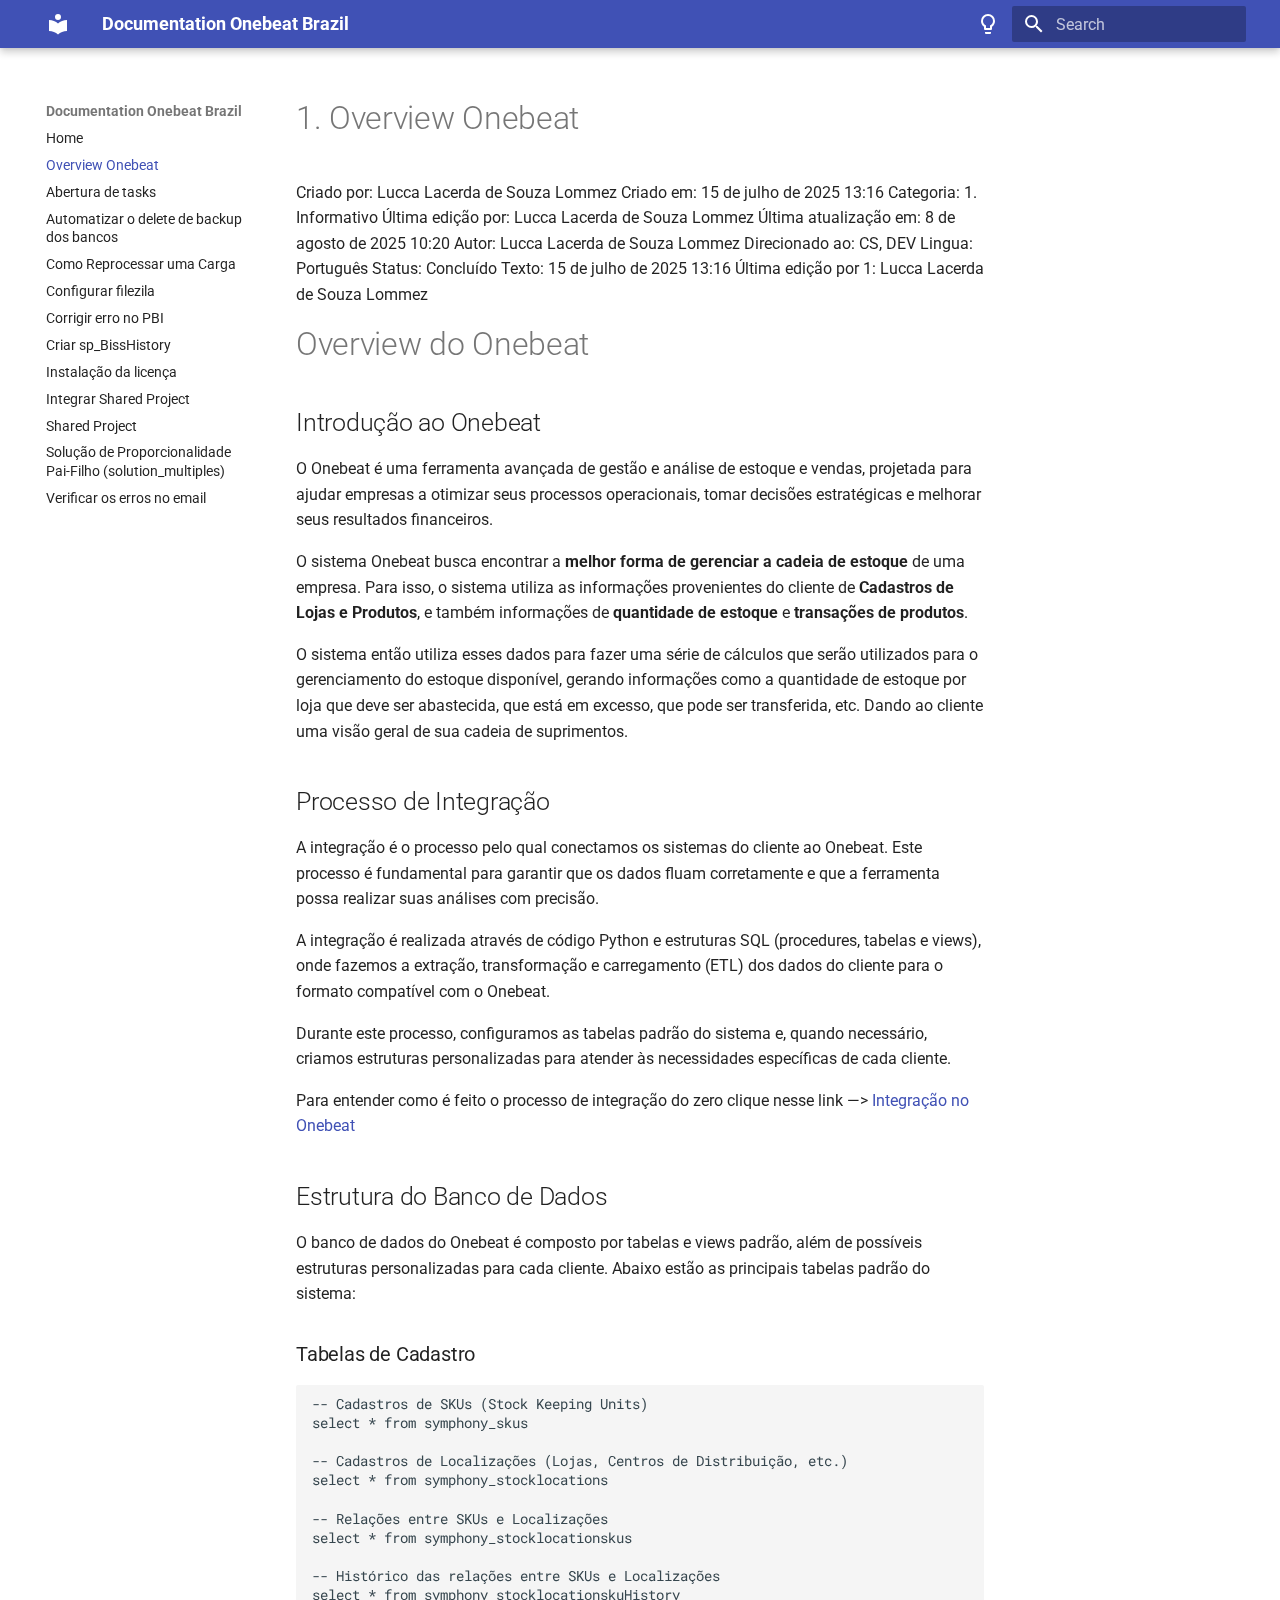
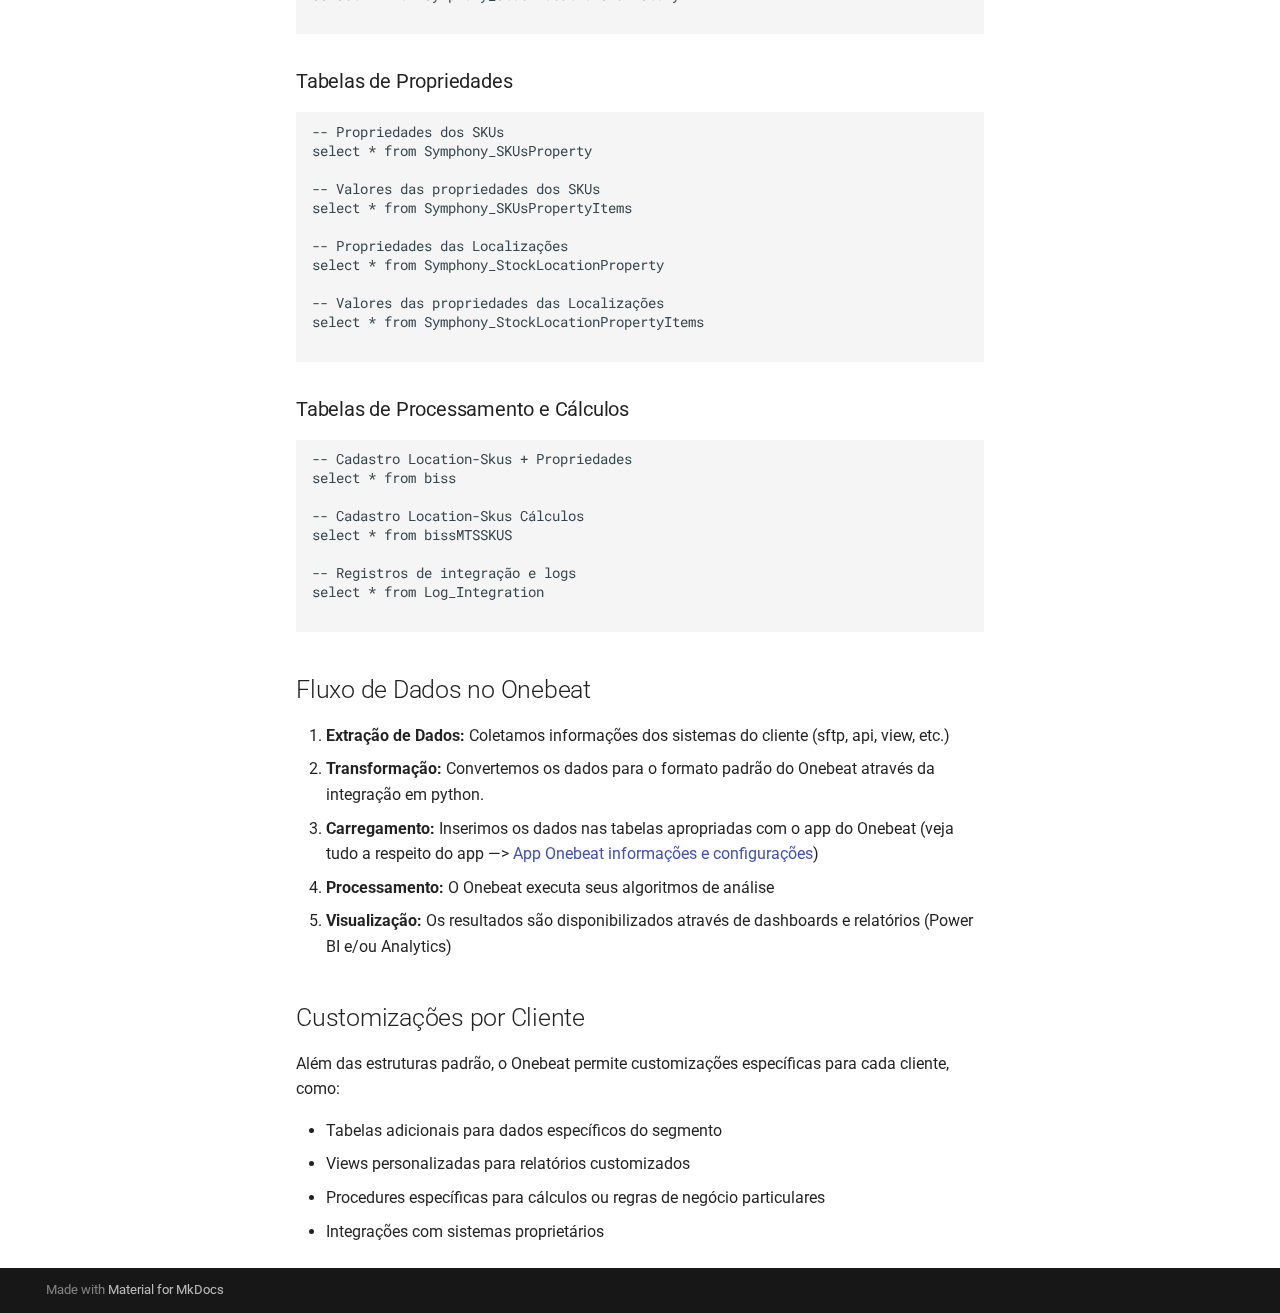
<file: Overview_Onebeat/index.html>
<!doctype html>
<html lang="en" class="no-js">
  <head>
    
      <meta charset="utf-8">
      <meta name="viewport" content="width=device-width,initial-scale=1">
      
      
      
      
        <link rel="prev" href="..">
      
      
        <link rel="next" href="../Abertura_de_tasks/">
      
      
      <link rel="icon" href="../assets/images/favicon.png">
      <meta name="generator" content="mkdocs-1.6.1, mkdocs-material-9.6.18">
    
    
      
        <title>Overview Onebeat - Documentation Onebeat Brazil</title>
      
    
    
      <link rel="stylesheet" href="../assets/stylesheets/main.7e37652d.min.css">
      
        
        <link rel="stylesheet" href="../assets/stylesheets/palette.06af60db.min.css">
      
      


    
    
      
    
    
      
        
        
        <link rel="preconnect" href="https://fonts.gstatic.com" crossorigin>
        <link rel="stylesheet" href="https://fonts.googleapis.com/css?family=Roboto:300,300i,400,400i,700,700i%7CRoboto+Mono:400,400i,700,700i&display=fallback">
        <style>:root{--md-text-font:"Roboto";--md-code-font:"Roboto Mono"}</style>
      
    
    
    <script>__md_scope=new URL("..",location),__md_hash=e=>[...e].reduce(((e,_)=>(e<<5)-e+_.charCodeAt(0)),0),__md_get=(e,_=localStorage,t=__md_scope)=>JSON.parse(_.getItem(t.pathname+"."+e)),__md_set=(e,_,t=localStorage,a=__md_scope)=>{try{t.setItem(a.pathname+"."+e,JSON.stringify(_))}catch(e){}}</script>
    
      

    
    
    
  </head>
  
  
    
    
      
    
    
    
    
    <body dir="ltr" data-md-color-scheme="default" data-md-color-primary="deep-blue" data-md-color-accent="amber">
  
    
    <input class="md-toggle" data-md-toggle="drawer" type="checkbox" id="__drawer" autocomplete="off">
    <input class="md-toggle" data-md-toggle="search" type="checkbox" id="__search" autocomplete="off">
    <label class="md-overlay" for="__drawer"></label>
    <div data-md-component="skip">
      
        
        <a href="#1-overview-onebeat" class="md-skip">
          Skip to content
        </a>
      
    </div>
    <div data-md-component="announce">
      
    </div>
    
    
      

  

<header class="md-header md-header--shadow" data-md-component="header">
  <nav class="md-header__inner md-grid" aria-label="Header">
    <a href=".." title="Documentation Onebeat Brazil" class="md-header__button md-logo" aria-label="Documentation Onebeat Brazil" data-md-component="logo">
      
  
  <svg xmlns="http://www.w3.org/2000/svg" viewBox="0 0 24 24"><path d="M12 8a3 3 0 0 0 3-3 3 3 0 0 0-3-3 3 3 0 0 0-3 3 3 3 0 0 0 3 3m0 3.54C9.64 9.35 6.5 8 3 8v11c3.5 0 6.64 1.35 9 3.54 2.36-2.19 5.5-3.54 9-3.54V8c-3.5 0-6.64 1.35-9 3.54"/></svg>

    </a>
    <label class="md-header__button md-icon" for="__drawer">
      
      <svg xmlns="http://www.w3.org/2000/svg" viewBox="0 0 24 24"><path d="M3 6h18v2H3zm0 5h18v2H3zm0 5h18v2H3z"/></svg>
    </label>
    <div class="md-header__title" data-md-component="header-title">
      <div class="md-header__ellipsis">
        <div class="md-header__topic">
          <span class="md-ellipsis">
            Documentation Onebeat Brazil
          </span>
        </div>
        <div class="md-header__topic" data-md-component="header-topic">
          <span class="md-ellipsis">
            
              Overview Onebeat
            
          </span>
        </div>
      </div>
    </div>
    
      
        <form class="md-header__option" data-md-component="palette">
  
    
    
    
    <input class="md-option" data-md-color-media="" data-md-color-scheme="default" data-md-color-primary="deep-blue" data-md-color-accent="amber"  aria-label="Switch to light mode"  type="radio" name="__palette" id="__palette_0">
    
      <label class="md-header__button md-icon" title="Switch to light mode" for="__palette_1" hidden>
        <svg xmlns="http://www.w3.org/2000/svg" viewBox="0 0 24 24"><path d="M12 2a7 7 0 0 1 7 7c0 2.38-1.19 4.47-3 5.74V17a1 1 0 0 1-1 1H9a1 1 0 0 1-1-1v-2.26C6.19 13.47 5 11.38 5 9a7 7 0 0 1 7-7M9 21v-1h6v1a1 1 0 0 1-1 1h-4a1 1 0 0 1-1-1m3-17a5 5 0 0 0-5 5c0 2.05 1.23 3.81 3 4.58V16h4v-2.42c1.77-.77 3-2.53 3-4.58a5 5 0 0 0-5-5"/></svg>
      </label>
    
  
    
    
    
    <input class="md-option" data-md-color-media="" data-md-color-scheme="slate" data-md-color-primary="deep-blue" data-md-color-accent="amber"  aria-label="Switch to dark mode"  type="radio" name="__palette" id="__palette_1">
    
      <label class="md-header__button md-icon" title="Switch to dark mode" for="__palette_0" hidden>
        <svg xmlns="http://www.w3.org/2000/svg" viewBox="0 0 24 24"><path d="M12 2a7 7 0 0 0-7 7c0 2.38 1.19 4.47 3 5.74V17a1 1 0 0 0 1 1h6a1 1 0 0 0 1-1v-2.26c1.81-1.27 3-3.36 3-5.74a7 7 0 0 0-7-7M9 21a1 1 0 0 0 1 1h4a1 1 0 0 0 1-1v-1H9z"/></svg>
      </label>
    
  
</form>
      
    
    
      <script>var palette=__md_get("__palette");if(palette&&palette.color){if("(prefers-color-scheme)"===palette.color.media){var media=matchMedia("(prefers-color-scheme: light)"),input=document.querySelector(media.matches?"[data-md-color-media='(prefers-color-scheme: light)']":"[data-md-color-media='(prefers-color-scheme: dark)']");palette.color.media=input.getAttribute("data-md-color-media"),palette.color.scheme=input.getAttribute("data-md-color-scheme"),palette.color.primary=input.getAttribute("data-md-color-primary"),palette.color.accent=input.getAttribute("data-md-color-accent")}for(var[key,value]of Object.entries(palette.color))document.body.setAttribute("data-md-color-"+key,value)}</script>
    
    
    
      
      
        <label class="md-header__button md-icon" for="__search">
          
          <svg xmlns="http://www.w3.org/2000/svg" viewBox="0 0 24 24"><path d="M9.5 3A6.5 6.5 0 0 1 16 9.5c0 1.61-.59 3.09-1.56 4.23l.27.27h.79l5 5-1.5 1.5-5-5v-.79l-.27-.27A6.52 6.52 0 0 1 9.5 16 6.5 6.5 0 0 1 3 9.5 6.5 6.5 0 0 1 9.5 3m0 2C7 5 5 7 5 9.5S7 14 9.5 14 14 12 14 9.5 12 5 9.5 5"/></svg>
        </label>
        <div class="md-search" data-md-component="search" role="dialog">
  <label class="md-search__overlay" for="__search"></label>
  <div class="md-search__inner" role="search">
    <form class="md-search__form" name="search">
      <input type="text" class="md-search__input" name="query" aria-label="Search" placeholder="Search" autocapitalize="off" autocorrect="off" autocomplete="off" spellcheck="false" data-md-component="search-query" required>
      <label class="md-search__icon md-icon" for="__search">
        
        <svg xmlns="http://www.w3.org/2000/svg" viewBox="0 0 24 24"><path d="M9.5 3A6.5 6.5 0 0 1 16 9.5c0 1.61-.59 3.09-1.56 4.23l.27.27h.79l5 5-1.5 1.5-5-5v-.79l-.27-.27A6.52 6.52 0 0 1 9.5 16 6.5 6.5 0 0 1 3 9.5 6.5 6.5 0 0 1 9.5 3m0 2C7 5 5 7 5 9.5S7 14 9.5 14 14 12 14 9.5 12 5 9.5 5"/></svg>
        
        <svg xmlns="http://www.w3.org/2000/svg" viewBox="0 0 24 24"><path d="M20 11v2H8l5.5 5.5-1.42 1.42L4.16 12l7.92-7.92L13.5 5.5 8 11z"/></svg>
      </label>
      <nav class="md-search__options" aria-label="Search">
        
        <button type="reset" class="md-search__icon md-icon" title="Clear" aria-label="Clear" tabindex="-1">
          
          <svg xmlns="http://www.w3.org/2000/svg" viewBox="0 0 24 24"><path d="M19 6.41 17.59 5 12 10.59 6.41 5 5 6.41 10.59 12 5 17.59 6.41 19 12 13.41 17.59 19 19 17.59 13.41 12z"/></svg>
        </button>
      </nav>
      
        <div class="md-search__suggest" data-md-component="search-suggest"></div>
      
    </form>
    <div class="md-search__output">
      <div class="md-search__scrollwrap" tabindex="0" data-md-scrollfix>
        <div class="md-search-result" data-md-component="search-result">
          <div class="md-search-result__meta">
            Initializing search
          </div>
          <ol class="md-search-result__list" role="presentation"></ol>
        </div>
      </div>
    </div>
  </div>
</div>
      
    
    
  </nav>
  
</header>
    
    <div class="md-container" data-md-component="container">
      
      
        
          
        
      
      <main class="md-main" data-md-component="main">
        <div class="md-main__inner md-grid">
          
            
              
              <div class="md-sidebar md-sidebar--primary" data-md-component="sidebar" data-md-type="navigation" >
                <div class="md-sidebar__scrollwrap">
                  <div class="md-sidebar__inner">
                    



<nav class="md-nav md-nav--primary" aria-label="Navigation" data-md-level="0">
  <label class="md-nav__title" for="__drawer">
    <a href=".." title="Documentation Onebeat Brazil" class="md-nav__button md-logo" aria-label="Documentation Onebeat Brazil" data-md-component="logo">
      
  
  <svg xmlns="http://www.w3.org/2000/svg" viewBox="0 0 24 24"><path d="M12 8a3 3 0 0 0 3-3 3 3 0 0 0-3-3 3 3 0 0 0-3 3 3 3 0 0 0 3 3m0 3.54C9.64 9.35 6.5 8 3 8v11c3.5 0 6.64 1.35 9 3.54 2.36-2.19 5.5-3.54 9-3.54V8c-3.5 0-6.64 1.35-9 3.54"/></svg>

    </a>
    Documentation Onebeat Brazil
  </label>
  
  <ul class="md-nav__list" data-md-scrollfix>
    
      
      
  
  
  
  
    <li class="md-nav__item">
      <a href=".." class="md-nav__link">
        
  
  
  <span class="md-ellipsis">
    Home
    
  </span>
  

      </a>
    </li>
  

    
      
      
  
  
    
  
  
  
    <li class="md-nav__item md-nav__item--active">
      
      <input class="md-nav__toggle md-toggle" type="checkbox" id="__toc">
      
      
        
      
      
      <a href="./" class="md-nav__link md-nav__link--active">
        
  
  
  <span class="md-ellipsis">
    Overview Onebeat
    
  </span>
  

      </a>
      
    </li>
  

    
      
      
  
  
  
  
    <li class="md-nav__item">
      <a href="../Abertura_de_tasks/" class="md-nav__link">
        
  
  
  <span class="md-ellipsis">
    Abertura de tasks
    
  </span>
  

      </a>
    </li>
  

    
      
      
  
  
  
  
    <li class="md-nav__item">
      <a href="../Automatizar_delete_backup_dos_bancos/" class="md-nav__link">
        
  
  
  <span class="md-ellipsis">
    Automatizar o delete de backup dos bancos
    
  </span>
  

      </a>
    </li>
  

    
      
      
  
  
  
  
    <li class="md-nav__item">
      <a href="../Reprocessar_Carga/" class="md-nav__link">
        
  
  
  <span class="md-ellipsis">
    Como Reprocessar uma Carga
    
  </span>
  

      </a>
    </li>
  

    
      
      
  
  
  
  
    <li class="md-nav__item">
      <a href="../Configurar_filezila/" class="md-nav__link">
        
  
  
  <span class="md-ellipsis">
    Configurar filezila
    
  </span>
  

      </a>
    </li>
  

    
      
      
  
  
  
  
    <li class="md-nav__item">
      <a href="../Erro_PBI/" class="md-nav__link">
        
  
  
  <span class="md-ellipsis">
    Corrigir erro no PBI
    
  </span>
  

      </a>
    </li>
  

    
      
      
  
  
  
  
    <li class="md-nav__item">
      <a href="../Criar_sp_BissHistory/" class="md-nav__link">
        
  
  
  <span class="md-ellipsis">
    Criar sp_BissHistory
    
  </span>
  

      </a>
    </li>
  

    
      
      
  
  
  
  
    <li class="md-nav__item">
      <a href="../Ativacao_licenca/" class="md-nav__link">
        
  
  
  <span class="md-ellipsis">
    Instalação da licença
    
  </span>
  

      </a>
    </li>
  

    
      
      
  
  
  
  
    <li class="md-nav__item">
      <a href="../Integrar_Shared_Project/" class="md-nav__link">
        
  
  
  <span class="md-ellipsis">
    Integrar Shared Project
    
  </span>
  

      </a>
    </li>
  

    
      
      
  
  
  
  
    <li class="md-nav__item">
      <a href="../Shared_Project/" class="md-nav__link">
        
  
  
  <span class="md-ellipsis">
    Shared Project
    
  </span>
  

      </a>
    </li>
  

    
      
      
  
  
  
  
    <li class="md-nav__item">
      <a href="../Solucao_Proporcionalidade_Pai_Filho_solution_multiples/" class="md-nav__link">
        
  
  
  <span class="md-ellipsis">
    Solução de Proporcionalidade Pai-Filho (solution_multiples)
    
  </span>
  

      </a>
    </li>
  

    
      
      
  
  
  
  
    <li class="md-nav__item">
      <a href="../Erros_no_email/" class="md-nav__link">
        
  
  
  <span class="md-ellipsis">
    Verificar os erros no email
    
  </span>
  

      </a>
    </li>
  

    
  </ul>
</nav>
                  </div>
                </div>
              </div>
            
            
              
              <div class="md-sidebar md-sidebar--secondary" data-md-component="sidebar" data-md-type="toc" >
                <div class="md-sidebar__scrollwrap">
                  <div class="md-sidebar__inner">
                    

<nav class="md-nav md-nav--secondary" aria-label="Table of contents">
  
  
  
    
  
  
</nav>
                  </div>
                </div>
              </div>
            
          
          
            <div class="md-content" data-md-component="content">
              <article class="md-content__inner md-typeset">
                
                  



<h1 id="1-overview-onebeat">1. Overview Onebeat</h1>
<p>Criado por: Lucca Lacerda de Souza Lommez
Criado em: 15 de julho de 2025 13:16
Categoria: 1. Informativo
Última edição por: Lucca Lacerda de Souza Lommez
Última atualização em: 8 de agosto de 2025 10:20
Autor: Lucca Lacerda de Souza Lommez
Direcionado ao: CS, DEV
Lingua: Português
Status: Concluído
Texto: 15 de julho de 2025 13:16
Última edição por 1: Lucca Lacerda de Souza Lommez</p>
<h1 id="overview-do-onebeat">Overview do Onebeat</h1>
<h2 id="introducao-ao-onebeat">Introdução ao Onebeat</h2>
<p>O Onebeat é uma ferramenta avançada de gestão e análise de estoque e vendas, projetada para ajudar empresas a otimizar seus processos operacionais, tomar decisões estratégicas e melhorar seus resultados financeiros.</p>
<p>O sistema Onebeat busca encontrar a <strong>melhor forma de gerenciar a cadeia de estoque</strong> de uma empresa. Para isso, o sistema utiliza as informações provenientes do cliente de <strong>Cadastros de Lojas e Produtos</strong>, e também informações de <strong>quantidade de estoque</strong> e <strong>transações de produtos</strong>.</p>
<p>O sistema então utiliza esses dados para fazer uma série de cálculos que serão utilizados para o gerenciamento do estoque disponível, gerando informações como a quantidade de estoque por loja que deve ser abastecida, que está em excesso, que pode ser transferida, etc. Dando ao cliente uma visão geral de sua cadeia de suprimentos.</p>
<h2 id="processo-de-integracao">Processo de Integração</h2>
<p>A integração é o processo pelo qual conectamos os sistemas do cliente ao Onebeat. Este processo é fundamental para garantir que os dados fluam corretamente e que a ferramenta possa realizar suas análises com precisão.</p>
<p>A integração é realizada através de código Python e estruturas SQL (procedures, tabelas e views), onde fazemos a extração, transformação e carregamento (ETL) dos dados do cliente para o formato compatível com o Onebeat.</p>
<p>Durante este processo, configuramos as tabelas padrão do sistema e, quando necessário, criamos estruturas personalizadas para atender às necessidades específicas de cada cliente.</p>
<p>Para entender como é feito o processo de integração do zero clique nesse link —&gt; <a href="https://www.notion.so/Integra-o-no-Onebeat-2316f59d841880d6a4bbc1462541167f?pvs=21">Integração no Onebeat </a> </p>
<h2 id="estrutura-do-banco-de-dados">Estrutura do Banco de Dados</h2>
<p>O banco de dados do Onebeat é composto por tabelas e views padrão, além de possíveis estruturas personalizadas para cada cliente. Abaixo estão as principais tabelas padrão do sistema:</p>
<h3 id="tabelas-de-cadastro">Tabelas de Cadastro</h3>
<pre><code class="language-sql">-- Cadastros de SKUs (Stock Keeping Units)
select * from symphony_skus

-- Cadastros de Localizações (Lojas, Centros de Distribuição, etc.)
select * from symphony_stocklocations

-- Relações entre SKUs e Localizações
select * from symphony_stocklocationskus

-- Histórico das relações entre SKUs e Localizações
select * from symphony_stocklocationskuHistory

</code></pre>
<h3 id="tabelas-de-propriedades">Tabelas de Propriedades</h3>
<pre><code class="language-sql">-- Propriedades dos SKUs
select * from Symphony_SKUsProperty

-- Valores das propriedades dos SKUs
select * from Symphony_SKUsPropertyItems

-- Propriedades das Localizações
select * from Symphony_StockLocationProperty

-- Valores das propriedades das Localizações
select * from Symphony_StockLocationPropertyItems

</code></pre>
<h3 id="tabelas-de-processamento-e-calculos">Tabelas de Processamento e Cálculos</h3>
<pre><code class="language-sql">-- Cadastro Location-Skus + Propriedades
select * from biss

-- Cadastro Location-Skus Cálculos
select * from bissMTSSKUS

-- Registros de integração e logs
select * from Log_Integration

</code></pre>
<h2 id="fluxo-de-dados-no-onebeat">Fluxo de Dados no Onebeat</h2>
<ol>
<li><strong>Extração de Dados:</strong> Coletamos informações dos sistemas do cliente (sftp, api, view, etc.)</li>
<li><strong>Transformação:</strong> Convertemos os dados para o formato padrão do Onebeat através da integração em python.</li>
<li><strong>Carregamento:</strong> Inserimos os dados nas tabelas apropriadas com o app do Onebeat (veja tudo a respeito do app —&gt; <a href="https://www.notion.so/App-Onebeat-informa-es-e-configura-es-2316f59d841880088790cda7c5d72b3d?pvs=21">App Onebeat informações e configurações</a>)</li>
<li><strong>Processamento:</strong> O Onebeat executa seus algoritmos de análise</li>
<li><strong>Visualização:</strong> Os resultados são disponibilizados através de dashboards e relatórios (Power BI e/ou Analytics)</li>
</ol>
<h2 id="customizacoes-por-cliente">Customizações por Cliente</h2>
<p>Além das estruturas padrão, o Onebeat permite customizações específicas para cada cliente, como:</p>
<ul>
<li>Tabelas adicionais para dados específicos do segmento</li>
<li>Views personalizadas para relatórios customizados</li>
<li>Procedures específicas para cálculos ou regras de negócio particulares</li>
<li>Integrações com sistemas proprietários</li>
</ul>












                
              </article>
            </div>
          
          
<script>var target=document.getElementById(location.hash.slice(1));target&&target.name&&(target.checked=target.name.startsWith("__tabbed_"))</script>
        </div>
        
      </main>
      
        <footer class="md-footer">
  
  <div class="md-footer-meta md-typeset">
    <div class="md-footer-meta__inner md-grid">
      <div class="md-copyright">
  
  
    Made with
    <a href="https://squidfunk.github.io/mkdocs-material/" target="_blank" rel="noopener">
      Material for MkDocs
    </a>
  
</div>
      
    </div>
  </div>
</footer>
      
    </div>
    <div class="md-dialog" data-md-component="dialog">
      <div class="md-dialog__inner md-typeset"></div>
    </div>
    
    
    
      
      <script id="__config" type="application/json">{"base": "..", "features": ["search.suggest", "search.highlight"], "search": "../assets/javascripts/workers/search.973d3a69.min.js", "tags": null, "translations": {"clipboard.copied": "Copied to clipboard", "clipboard.copy": "Copy to clipboard", "search.result.more.one": "1 more on this page", "search.result.more.other": "# more on this page", "search.result.none": "No matching documents", "search.result.one": "1 matching document", "search.result.other": "# matching documents", "search.result.placeholder": "Type to start searching", "search.result.term.missing": "Missing", "select.version": "Select version"}, "version": null}</script>
    
    
      <script src="../assets/javascripts/bundle.92b07e13.min.js"></script>
      
    
  </body>
</html>
</file>
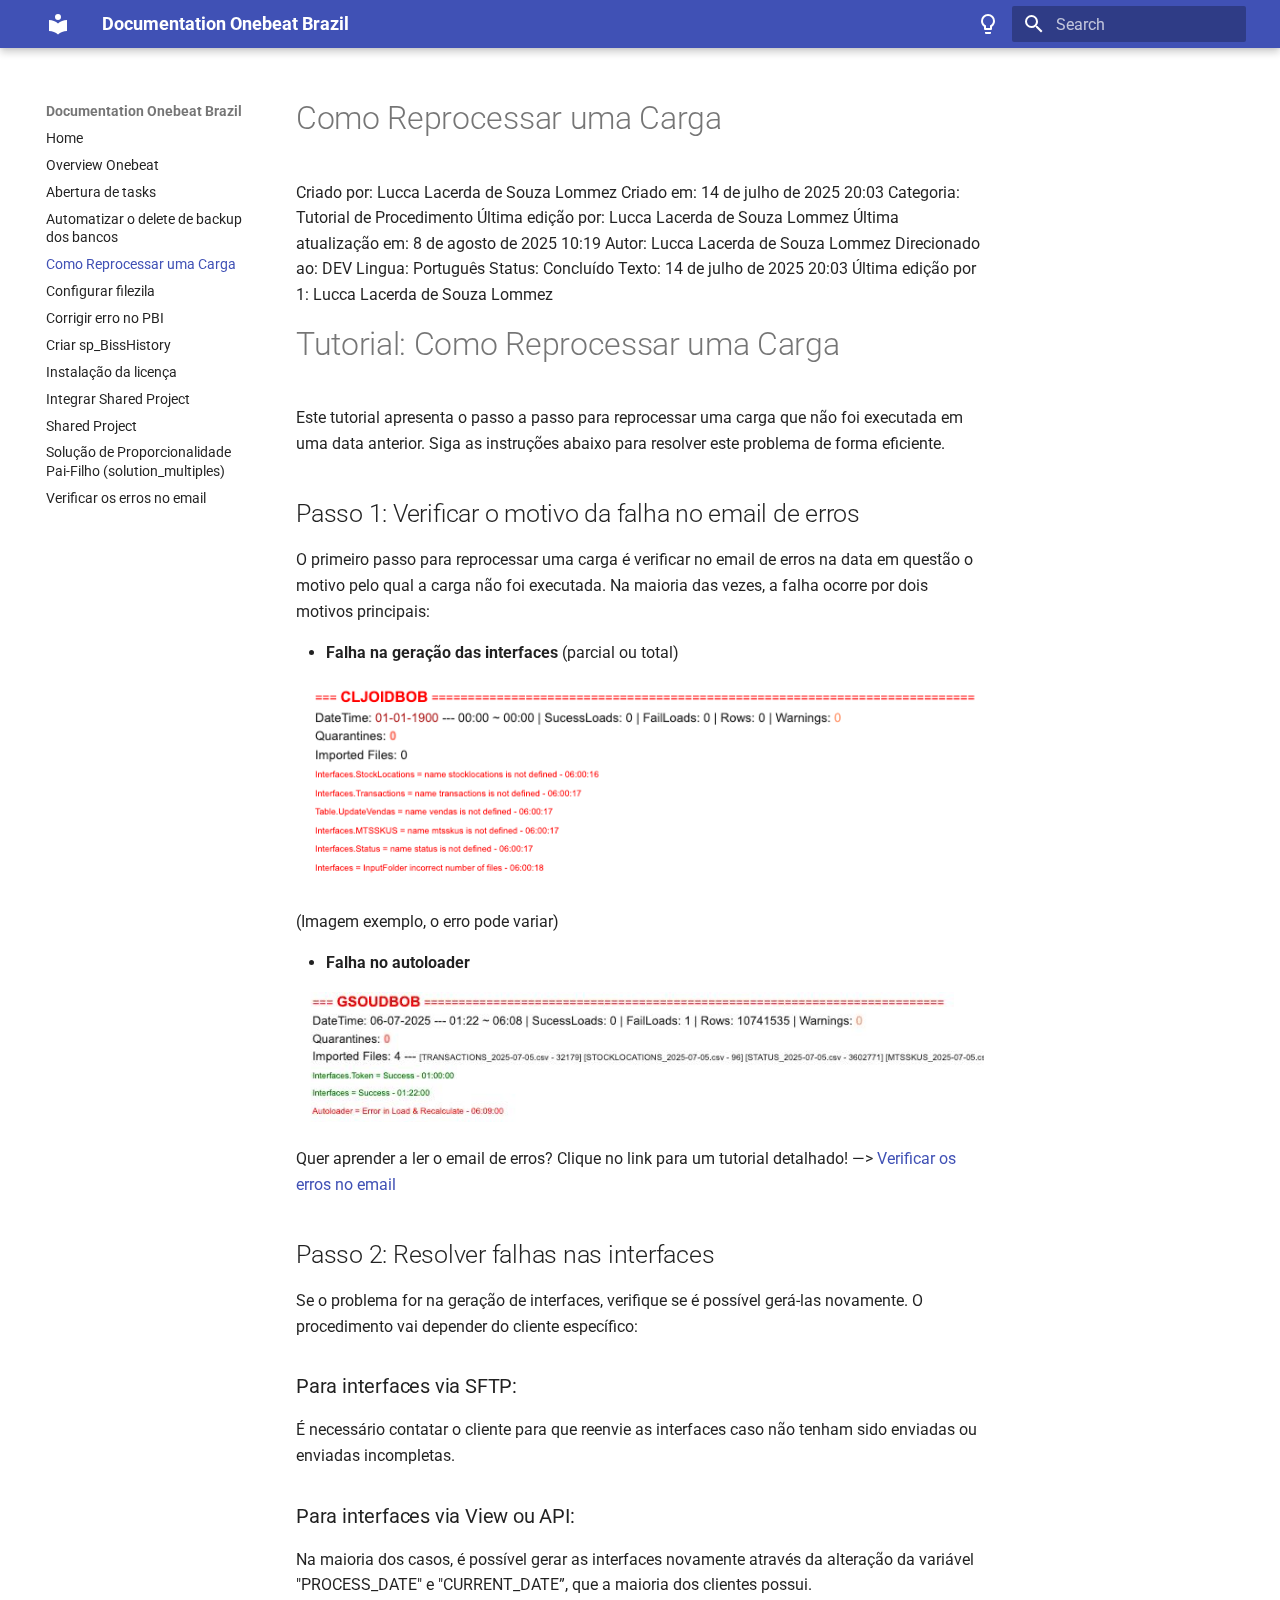
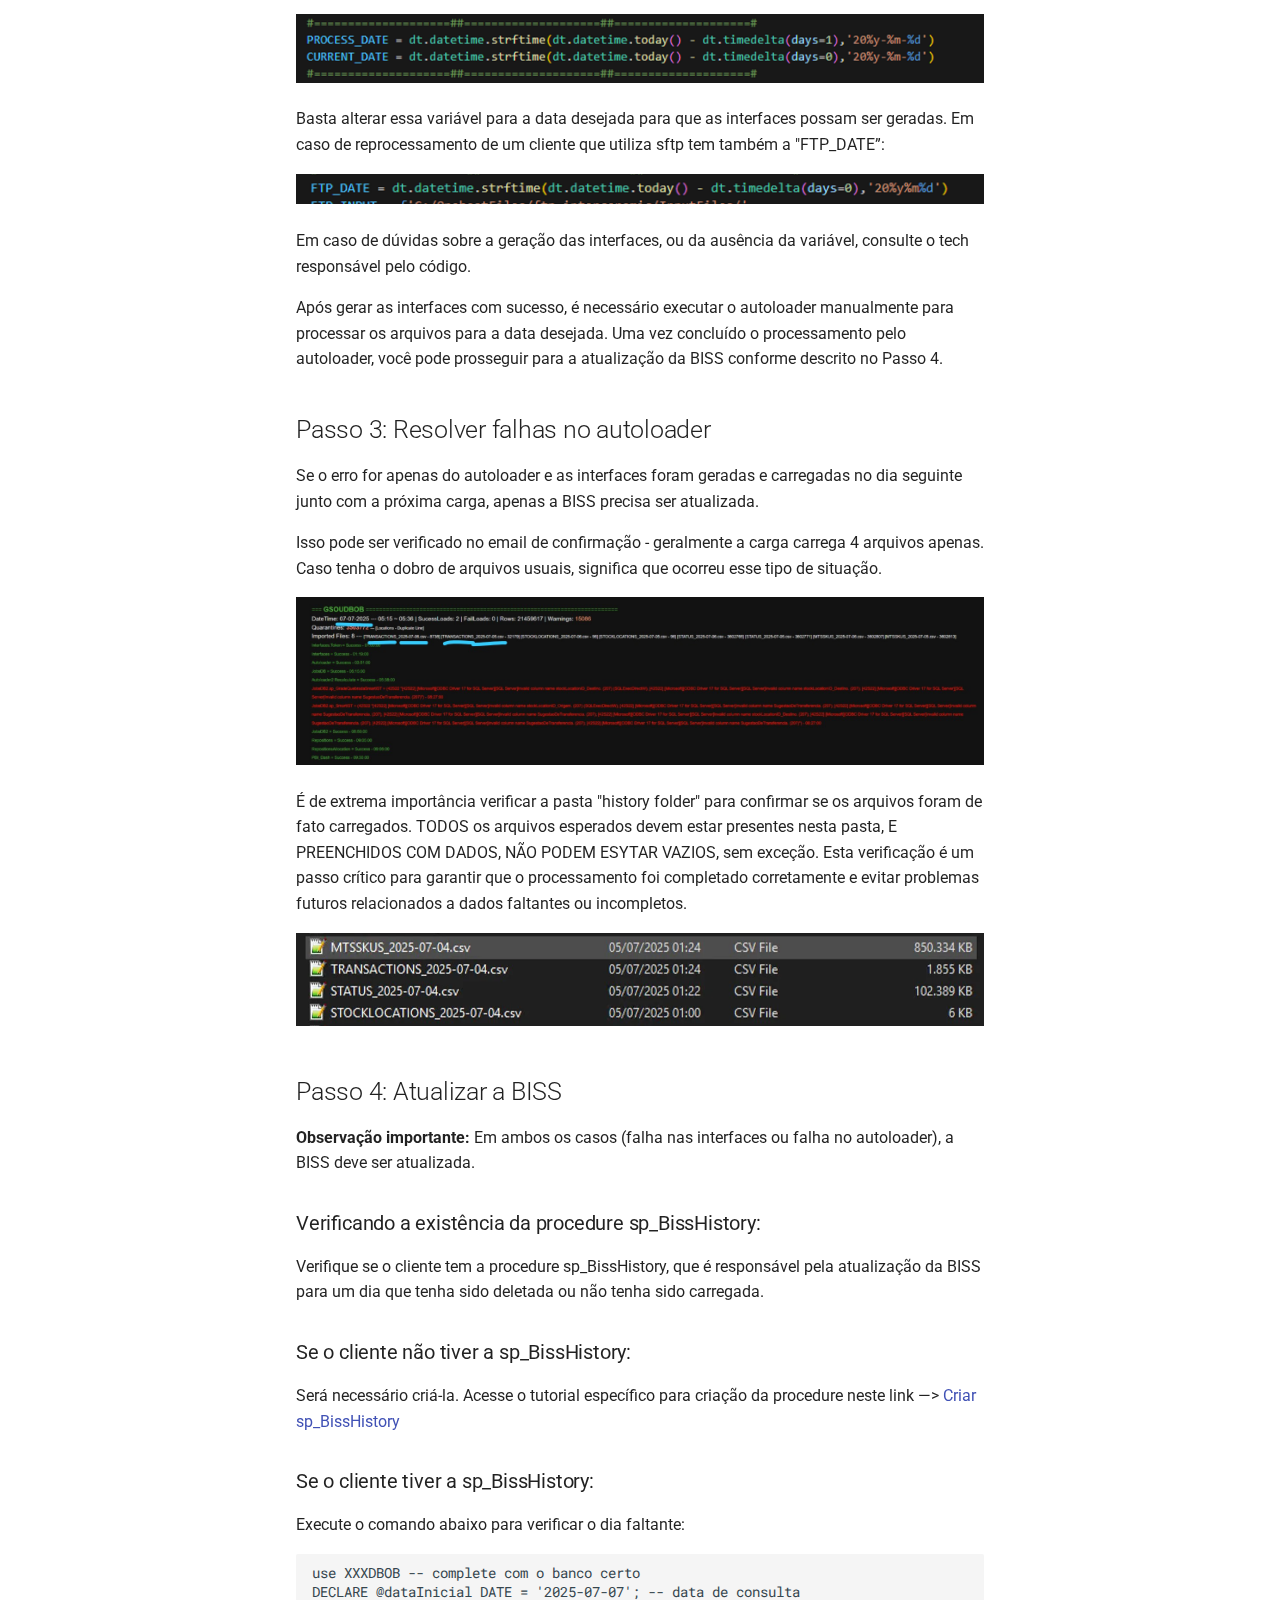
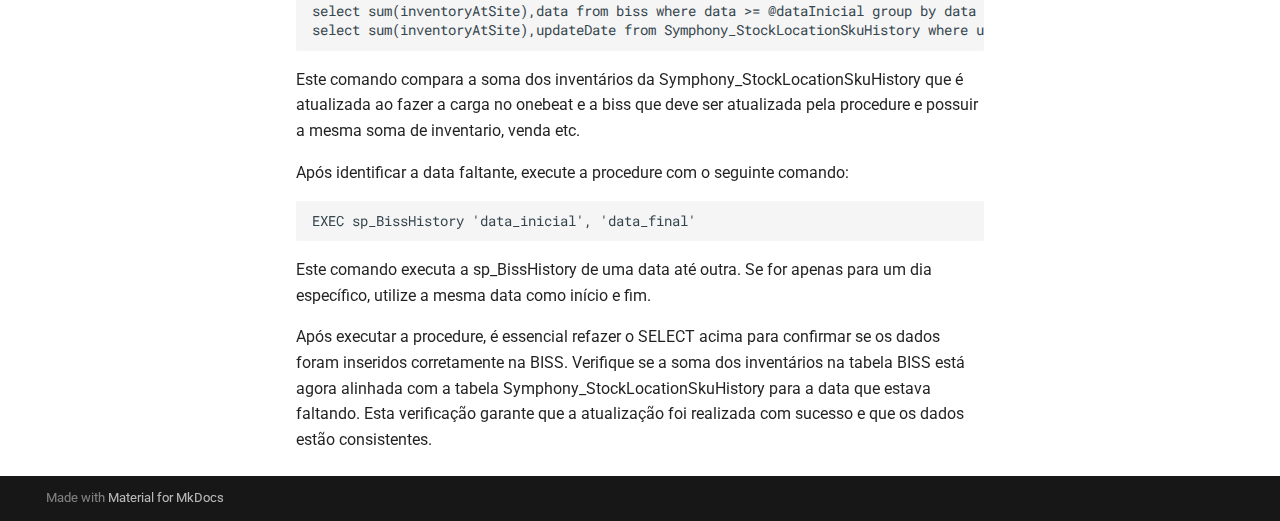
<file: Reprocessar_Carga/index.html>
<!doctype html>
<html lang="en" class="no-js">
  <head>
    
      <meta charset="utf-8">
      <meta name="viewport" content="width=device-width,initial-scale=1">
      
      
      
      
        <link rel="prev" href="../Automatizar_delete_backup_dos_bancos/">
      
      
        <link rel="next" href="../Configurar_filezila/">
      
      
      <link rel="icon" href="../assets/images/favicon.png">
      <meta name="generator" content="mkdocs-1.6.1, mkdocs-material-9.6.18">
    
    
      
        <title>Como Reprocessar uma Carga - Documentation Onebeat Brazil</title>
      
    
    
      <link rel="stylesheet" href="../assets/stylesheets/main.7e37652d.min.css">
      
        
        <link rel="stylesheet" href="../assets/stylesheets/palette.06af60db.min.css">
      
      


    
    
      
    
    
      
        
        
        <link rel="preconnect" href="https://fonts.gstatic.com" crossorigin>
        <link rel="stylesheet" href="https://fonts.googleapis.com/css?family=Roboto:300,300i,400,400i,700,700i%7CRoboto+Mono:400,400i,700,700i&display=fallback">
        <style>:root{--md-text-font:"Roboto";--md-code-font:"Roboto Mono"}</style>
      
    
    
    <script>__md_scope=new URL("..",location),__md_hash=e=>[...e].reduce(((e,_)=>(e<<5)-e+_.charCodeAt(0)),0),__md_get=(e,_=localStorage,t=__md_scope)=>JSON.parse(_.getItem(t.pathname+"."+e)),__md_set=(e,_,t=localStorage,a=__md_scope)=>{try{t.setItem(a.pathname+"."+e,JSON.stringify(_))}catch(e){}}</script>
    
      

    
    
    
  </head>
  
  
    
    
      
    
    
    
    
    <body dir="ltr" data-md-color-scheme="default" data-md-color-primary="deep-blue" data-md-color-accent="amber">
  
    
    <input class="md-toggle" data-md-toggle="drawer" type="checkbox" id="__drawer" autocomplete="off">
    <input class="md-toggle" data-md-toggle="search" type="checkbox" id="__search" autocomplete="off">
    <label class="md-overlay" for="__drawer"></label>
    <div data-md-component="skip">
      
        
        <a href="#como-reprocessar-uma-carga" class="md-skip">
          Skip to content
        </a>
      
    </div>
    <div data-md-component="announce">
      
    </div>
    
    
      

  

<header class="md-header md-header--shadow" data-md-component="header">
  <nav class="md-header__inner md-grid" aria-label="Header">
    <a href=".." title="Documentation Onebeat Brazil" class="md-header__button md-logo" aria-label="Documentation Onebeat Brazil" data-md-component="logo">
      
  
  <svg xmlns="http://www.w3.org/2000/svg" viewBox="0 0 24 24"><path d="M12 8a3 3 0 0 0 3-3 3 3 0 0 0-3-3 3 3 0 0 0-3 3 3 3 0 0 0 3 3m0 3.54C9.64 9.35 6.5 8 3 8v11c3.5 0 6.64 1.35 9 3.54 2.36-2.19 5.5-3.54 9-3.54V8c-3.5 0-6.64 1.35-9 3.54"/></svg>

    </a>
    <label class="md-header__button md-icon" for="__drawer">
      
      <svg xmlns="http://www.w3.org/2000/svg" viewBox="0 0 24 24"><path d="M3 6h18v2H3zm0 5h18v2H3zm0 5h18v2H3z"/></svg>
    </label>
    <div class="md-header__title" data-md-component="header-title">
      <div class="md-header__ellipsis">
        <div class="md-header__topic">
          <span class="md-ellipsis">
            Documentation Onebeat Brazil
          </span>
        </div>
        <div class="md-header__topic" data-md-component="header-topic">
          <span class="md-ellipsis">
            
              Como Reprocessar uma Carga
            
          </span>
        </div>
      </div>
    </div>
    
      
        <form class="md-header__option" data-md-component="palette">
  
    
    
    
    <input class="md-option" data-md-color-media="" data-md-color-scheme="default" data-md-color-primary="deep-blue" data-md-color-accent="amber"  aria-label="Switch to light mode"  type="radio" name="__palette" id="__palette_0">
    
      <label class="md-header__button md-icon" title="Switch to light mode" for="__palette_1" hidden>
        <svg xmlns="http://www.w3.org/2000/svg" viewBox="0 0 24 24"><path d="M12 2a7 7 0 0 1 7 7c0 2.38-1.19 4.47-3 5.74V17a1 1 0 0 1-1 1H9a1 1 0 0 1-1-1v-2.26C6.19 13.47 5 11.38 5 9a7 7 0 0 1 7-7M9 21v-1h6v1a1 1 0 0 1-1 1h-4a1 1 0 0 1-1-1m3-17a5 5 0 0 0-5 5c0 2.05 1.23 3.81 3 4.58V16h4v-2.42c1.77-.77 3-2.53 3-4.58a5 5 0 0 0-5-5"/></svg>
      </label>
    
  
    
    
    
    <input class="md-option" data-md-color-media="" data-md-color-scheme="slate" data-md-color-primary="deep-blue" data-md-color-accent="amber"  aria-label="Switch to dark mode"  type="radio" name="__palette" id="__palette_1">
    
      <label class="md-header__button md-icon" title="Switch to dark mode" for="__palette_0" hidden>
        <svg xmlns="http://www.w3.org/2000/svg" viewBox="0 0 24 24"><path d="M12 2a7 7 0 0 0-7 7c0 2.38 1.19 4.47 3 5.74V17a1 1 0 0 0 1 1h6a1 1 0 0 0 1-1v-2.26c1.81-1.27 3-3.36 3-5.74a7 7 0 0 0-7-7M9 21a1 1 0 0 0 1 1h4a1 1 0 0 0 1-1v-1H9z"/></svg>
      </label>
    
  
</form>
      
    
    
      <script>var palette=__md_get("__palette");if(palette&&palette.color){if("(prefers-color-scheme)"===palette.color.media){var media=matchMedia("(prefers-color-scheme: light)"),input=document.querySelector(media.matches?"[data-md-color-media='(prefers-color-scheme: light)']":"[data-md-color-media='(prefers-color-scheme: dark)']");palette.color.media=input.getAttribute("data-md-color-media"),palette.color.scheme=input.getAttribute("data-md-color-scheme"),palette.color.primary=input.getAttribute("data-md-color-primary"),palette.color.accent=input.getAttribute("data-md-color-accent")}for(var[key,value]of Object.entries(palette.color))document.body.setAttribute("data-md-color-"+key,value)}</script>
    
    
    
      
      
        <label class="md-header__button md-icon" for="__search">
          
          <svg xmlns="http://www.w3.org/2000/svg" viewBox="0 0 24 24"><path d="M9.5 3A6.5 6.5 0 0 1 16 9.5c0 1.61-.59 3.09-1.56 4.23l.27.27h.79l5 5-1.5 1.5-5-5v-.79l-.27-.27A6.52 6.52 0 0 1 9.5 16 6.5 6.5 0 0 1 3 9.5 6.5 6.5 0 0 1 9.5 3m0 2C7 5 5 7 5 9.5S7 14 9.5 14 14 12 14 9.5 12 5 9.5 5"/></svg>
        </label>
        <div class="md-search" data-md-component="search" role="dialog">
  <label class="md-search__overlay" for="__search"></label>
  <div class="md-search__inner" role="search">
    <form class="md-search__form" name="search">
      <input type="text" class="md-search__input" name="query" aria-label="Search" placeholder="Search" autocapitalize="off" autocorrect="off" autocomplete="off" spellcheck="false" data-md-component="search-query" required>
      <label class="md-search__icon md-icon" for="__search">
        
        <svg xmlns="http://www.w3.org/2000/svg" viewBox="0 0 24 24"><path d="M9.5 3A6.5 6.5 0 0 1 16 9.5c0 1.61-.59 3.09-1.56 4.23l.27.27h.79l5 5-1.5 1.5-5-5v-.79l-.27-.27A6.52 6.52 0 0 1 9.5 16 6.5 6.5 0 0 1 3 9.5 6.5 6.5 0 0 1 9.5 3m0 2C7 5 5 7 5 9.5S7 14 9.5 14 14 12 14 9.5 12 5 9.5 5"/></svg>
        
        <svg xmlns="http://www.w3.org/2000/svg" viewBox="0 0 24 24"><path d="M20 11v2H8l5.5 5.5-1.42 1.42L4.16 12l7.92-7.92L13.5 5.5 8 11z"/></svg>
      </label>
      <nav class="md-search__options" aria-label="Search">
        
        <button type="reset" class="md-search__icon md-icon" title="Clear" aria-label="Clear" tabindex="-1">
          
          <svg xmlns="http://www.w3.org/2000/svg" viewBox="0 0 24 24"><path d="M19 6.41 17.59 5 12 10.59 6.41 5 5 6.41 10.59 12 5 17.59 6.41 19 12 13.41 17.59 19 19 17.59 13.41 12z"/></svg>
        </button>
      </nav>
      
        <div class="md-search__suggest" data-md-component="search-suggest"></div>
      
    </form>
    <div class="md-search__output">
      <div class="md-search__scrollwrap" tabindex="0" data-md-scrollfix>
        <div class="md-search-result" data-md-component="search-result">
          <div class="md-search-result__meta">
            Initializing search
          </div>
          <ol class="md-search-result__list" role="presentation"></ol>
        </div>
      </div>
    </div>
  </div>
</div>
      
    
    
  </nav>
  
</header>
    
    <div class="md-container" data-md-component="container">
      
      
        
          
        
      
      <main class="md-main" data-md-component="main">
        <div class="md-main__inner md-grid">
          
            
              
              <div class="md-sidebar md-sidebar--primary" data-md-component="sidebar" data-md-type="navigation" >
                <div class="md-sidebar__scrollwrap">
                  <div class="md-sidebar__inner">
                    



<nav class="md-nav md-nav--primary" aria-label="Navigation" data-md-level="0">
  <label class="md-nav__title" for="__drawer">
    <a href=".." title="Documentation Onebeat Brazil" class="md-nav__button md-logo" aria-label="Documentation Onebeat Brazil" data-md-component="logo">
      
  
  <svg xmlns="http://www.w3.org/2000/svg" viewBox="0 0 24 24"><path d="M12 8a3 3 0 0 0 3-3 3 3 0 0 0-3-3 3 3 0 0 0-3 3 3 3 0 0 0 3 3m0 3.54C9.64 9.35 6.5 8 3 8v11c3.5 0 6.64 1.35 9 3.54 2.36-2.19 5.5-3.54 9-3.54V8c-3.5 0-6.64 1.35-9 3.54"/></svg>

    </a>
    Documentation Onebeat Brazil
  </label>
  
  <ul class="md-nav__list" data-md-scrollfix>
    
      
      
  
  
  
  
    <li class="md-nav__item">
      <a href=".." class="md-nav__link">
        
  
  
  <span class="md-ellipsis">
    Home
    
  </span>
  

      </a>
    </li>
  

    
      
      
  
  
  
  
    <li class="md-nav__item">
      <a href="../Overview_Onebeat/" class="md-nav__link">
        
  
  
  <span class="md-ellipsis">
    Overview Onebeat
    
  </span>
  

      </a>
    </li>
  

    
      
      
  
  
  
  
    <li class="md-nav__item">
      <a href="../Abertura_de_tasks/" class="md-nav__link">
        
  
  
  <span class="md-ellipsis">
    Abertura de tasks
    
  </span>
  

      </a>
    </li>
  

    
      
      
  
  
  
  
    <li class="md-nav__item">
      <a href="../Automatizar_delete_backup_dos_bancos/" class="md-nav__link">
        
  
  
  <span class="md-ellipsis">
    Automatizar o delete de backup dos bancos
    
  </span>
  

      </a>
    </li>
  

    
      
      
  
  
    
  
  
  
    <li class="md-nav__item md-nav__item--active">
      
      <input class="md-nav__toggle md-toggle" type="checkbox" id="__toc">
      
      
        
      
      
      <a href="./" class="md-nav__link md-nav__link--active">
        
  
  
  <span class="md-ellipsis">
    Como Reprocessar uma Carga
    
  </span>
  

      </a>
      
    </li>
  

    
      
      
  
  
  
  
    <li class="md-nav__item">
      <a href="../Configurar_filezila/" class="md-nav__link">
        
  
  
  <span class="md-ellipsis">
    Configurar filezila
    
  </span>
  

      </a>
    </li>
  

    
      
      
  
  
  
  
    <li class="md-nav__item">
      <a href="../Erro_PBI/" class="md-nav__link">
        
  
  
  <span class="md-ellipsis">
    Corrigir erro no PBI
    
  </span>
  

      </a>
    </li>
  

    
      
      
  
  
  
  
    <li class="md-nav__item">
      <a href="../Criar_sp_BissHistory/" class="md-nav__link">
        
  
  
  <span class="md-ellipsis">
    Criar sp_BissHistory
    
  </span>
  

      </a>
    </li>
  

    
      
      
  
  
  
  
    <li class="md-nav__item">
      <a href="../Ativacao_licenca/" class="md-nav__link">
        
  
  
  <span class="md-ellipsis">
    Instalação da licença
    
  </span>
  

      </a>
    </li>
  

    
      
      
  
  
  
  
    <li class="md-nav__item">
      <a href="../Integrar_Shared_Project/" class="md-nav__link">
        
  
  
  <span class="md-ellipsis">
    Integrar Shared Project
    
  </span>
  

      </a>
    </li>
  

    
      
      
  
  
  
  
    <li class="md-nav__item">
      <a href="../Shared_Project/" class="md-nav__link">
        
  
  
  <span class="md-ellipsis">
    Shared Project
    
  </span>
  

      </a>
    </li>
  

    
      
      
  
  
  
  
    <li class="md-nav__item">
      <a href="../Solucao_Proporcionalidade_Pai_Filho_solution_multiples/" class="md-nav__link">
        
  
  
  <span class="md-ellipsis">
    Solução de Proporcionalidade Pai-Filho (solution_multiples)
    
  </span>
  

      </a>
    </li>
  

    
      
      
  
  
  
  
    <li class="md-nav__item">
      <a href="../Erros_no_email/" class="md-nav__link">
        
  
  
  <span class="md-ellipsis">
    Verificar os erros no email
    
  </span>
  

      </a>
    </li>
  

    
  </ul>
</nav>
                  </div>
                </div>
              </div>
            
            
              
              <div class="md-sidebar md-sidebar--secondary" data-md-component="sidebar" data-md-type="toc" >
                <div class="md-sidebar__scrollwrap">
                  <div class="md-sidebar__inner">
                    

<nav class="md-nav md-nav--secondary" aria-label="Table of contents">
  
  
  
    
  
  
</nav>
                  </div>
                </div>
              </div>
            
          
          
            <div class="md-content" data-md-component="content">
              <article class="md-content__inner md-typeset">
                
                  



<h1 id="como-reprocessar-uma-carga">Como Reprocessar uma Carga</h1>
<p>Criado por: Lucca Lacerda de Souza Lommez
Criado em: 14 de julho de 2025 20:03
Categoria: Tutorial de Procedimento
Última edição por: Lucca Lacerda de Souza Lommez
Última atualização em: 8 de agosto de 2025 10:19
Autor: Lucca Lacerda de Souza Lommez
Direcionado ao: DEV
Lingua: Português
Status: Concluído
Texto: 14 de julho de 2025 20:03
Última edição por 1: Lucca Lacerda de Souza Lommez</p>
<h1 id="tutorial-como-reprocessar-uma-carga">Tutorial: Como Reprocessar uma Carga</h1>
<p>Este tutorial apresenta o passo a passo para reprocessar uma carga que não foi executada em uma data anterior. Siga as instruções abaixo para resolver este problema de forma eficiente.</p>
<h2 id="passo-1-verificar-o-motivo-da-falha-no-email-de-erros">Passo 1: Verificar o motivo da falha no email de erros</h2>
<p>O primeiro passo para reprocessar uma carga é verificar no email de erros na data em questão o motivo pelo qual a carga não foi executada. Na maioria das vezes, a falha ocorre por dois motivos principais:</p>
<ul>
<li><strong>Falha na geração das interfaces</strong> (parcial ou total)</li>
</ul>
<p><img alt="image.png" src="/docs/img/como_reprocessar_carga_6.png" /></p>
<p>(Imagem exemplo, o erro pode variar)</p>
<ul>
<li><strong>Falha no autoloader</strong></li>
</ul>
<p><img alt="image.png" src="/docs/img/como_reprocessar_carga_1.png" /></p>
<p>Quer aprender a ler o email de erros? Clique no link para um tutorial detalhado! —&gt;  <a href="https://www.notion.so/Verificar-os-erros-no-email-2306f59d8418807ebab8e95f4151e68b?pvs=21">Verificar os erros no email</a> </p>
<h2 id="passo-2-resolver-falhas-nas-interfaces">Passo 2: Resolver falhas nas interfaces</h2>
<p>Se o problema for na geração de interfaces, verifique se é possível gerá-las novamente. O procedimento vai depender do cliente específico:</p>
<h3 id="para-interfaces-via-sftp">Para interfaces via SFTP:</h3>
<p>É necessário contatar o cliente para que reenvie as interfaces caso não tenham sido enviadas ou enviadas incompletas.</p>
<h3 id="para-interfaces-via-view-ou-api">Para interfaces via View ou API:</h3>
<p>Na maioria dos casos, é possível gerar as interfaces novamente através da alteração da variável "PROCESS_DATE" e "CURRENT_DATE”, que a maioria dos clientes possui.</p>
<p><img alt="image.png" src="/docs/img/como_reprocessar_carga_2.png" /></p>
<p>Basta alterar essa variável para a data desejada para que as interfaces possam ser geradas. Em caso de reprocessamento de um cliente que utiliza sftp tem também a "FTP_DATE”:</p>
<p><img alt="image.png" src="/docs/img/como_reprocessar_carga_3.png" /></p>
<p>Em caso de dúvidas sobre a geração das interfaces, ou da ausência da variável, consulte o tech responsável pelo código.</p>
<p>Após gerar as interfaces com sucesso, é necessário executar o autoloader manualmente para processar os arquivos para a data desejada. Uma vez concluído o processamento pelo autoloader, você pode prosseguir para a atualização da BISS conforme descrito no Passo 4.</p>
<h2 id="passo-3-resolver-falhas-no-autoloader">Passo 3: Resolver falhas no autoloader</h2>
<p>Se o erro for apenas do autoloader e as interfaces foram geradas e carregadas no dia seguinte junto com a próxima carga, apenas a BISS precisa ser atualizada.</p>
<p>Isso pode ser verificado no email de confirmação - geralmente a carga carrega 4 arquivos apenas. Caso tenha o dobro de arquivos usuais, significa que ocorreu esse tipo de situação.</p>
<p><img alt="image.png" src="/docs/img/como_reprocessar_carga_4.png" /></p>
<p>É de extrema importância verificar a pasta "history folder" para confirmar se os arquivos foram de fato carregados. TODOS os arquivos esperados devem estar presentes nesta pasta, E PREENCHIDOS COM DADOS, NÃO PODEM ESYTAR VAZIOS, sem exceção. Esta verificação é um passo crítico para garantir que o processamento foi completado corretamente e evitar problemas futuros relacionados a dados faltantes ou incompletos.</p>
<p><img alt="image.png" src="/docs/img/como_reprocessar_carga_5.png" /></p>
<h2 id="passo-4-atualizar-a-biss">Passo 4: Atualizar a BISS</h2>
<p><strong>Observação importante:</strong> Em ambos os casos (falha nas interfaces ou falha no autoloader), a BISS deve ser atualizada.</p>
<h3 id="verificando-a-existencia-da-procedure-sp_bisshistory">Verificando a existência da procedure sp_BissHistory:</h3>
<p>Verifique se o cliente tem a procedure sp_BissHistory, que é responsável pela atualização da BISS para um dia que tenha sido deletada ou não tenha sido carregada.</p>
<h3 id="se-o-cliente-nao-tiver-a-sp_bisshistory">Se o cliente não tiver a sp_BissHistory:</h3>
<p>Será necessário criá-la. Acesse o tutorial específico para criação da procedure neste link —&gt; <a href="https://www.notion.so/Criar-sp_BissHistory-2306f59d841880938619d4d8a114f750?pvs=21">Criar sp_BissHistory</a> </p>
<h3 id="se-o-cliente-tiver-a-sp_bisshistory">Se o cliente tiver a sp_BissHistory:</h3>
<p>Execute o comando abaixo para verificar o dia faltante:</p>
<pre><code class="language-sql">use XXXDBOB -- complete com o banco certo
DECLARE @dataInicial DATE = '2025-07-07'; -- data de consulta
select sum(inventoryAtSite),data from biss where data &gt;= @dataInicial group by data order by data desc
select sum(inventoryAtSite),updateDate from Symphony_StockLocationSkuHistory where updateDate &gt;= @dataInicial group by updateDate order by updateDate desc
</code></pre>
<p>Este comando compara a soma dos inventários da Symphony_StockLocationSkuHistory que é atualizada ao fazer a carga no onebeat e a biss que deve ser atualizada pela procedure e possuir a mesma soma de inventario, venda etc.</p>
<p>Após identificar a data faltante, execute a procedure com o seguinte comando:</p>
<pre><code class="language-sql">EXEC sp_BissHistory 'data_inicial', 'data_final'
</code></pre>
<p>Este comando executa a sp_BissHistory de uma data até outra. Se for apenas para um dia específico, utilize a mesma data como início e fim.</p>
<p>Após executar a procedure, é essencial refazer o SELECT acima para confirmar se os dados foram inseridos corretamente na BISS. Verifique se a soma dos inventários na tabela BISS está agora alinhada com a tabela Symphony_StockLocationSkuHistory para a data que estava faltando. Esta verificação garante que a atualização foi realizada com sucesso e que os dados estão consistentes.</p>












                
              </article>
            </div>
          
          
<script>var target=document.getElementById(location.hash.slice(1));target&&target.name&&(target.checked=target.name.startsWith("__tabbed_"))</script>
        </div>
        
      </main>
      
        <footer class="md-footer">
  
  <div class="md-footer-meta md-typeset">
    <div class="md-footer-meta__inner md-grid">
      <div class="md-copyright">
  
  
    Made with
    <a href="https://squidfunk.github.io/mkdocs-material/" target="_blank" rel="noopener">
      Material for MkDocs
    </a>
  
</div>
      
    </div>
  </div>
</footer>
      
    </div>
    <div class="md-dialog" data-md-component="dialog">
      <div class="md-dialog__inner md-typeset"></div>
    </div>
    
    
    
      
      <script id="__config" type="application/json">{"base": "..", "features": ["search.suggest", "search.highlight"], "search": "../assets/javascripts/workers/search.973d3a69.min.js", "tags": null, "translations": {"clipboard.copied": "Copied to clipboard", "clipboard.copy": "Copy to clipboard", "search.result.more.one": "1 more on this page", "search.result.more.other": "# more on this page", "search.result.none": "No matching documents", "search.result.one": "1 matching document", "search.result.other": "# matching documents", "search.result.placeholder": "Type to start searching", "search.result.term.missing": "Missing", "select.version": "Select version"}, "version": null}</script>
    
    
      <script src="../assets/javascripts/bundle.92b07e13.min.js"></script>
      
    
  </body>
</html>
</file>
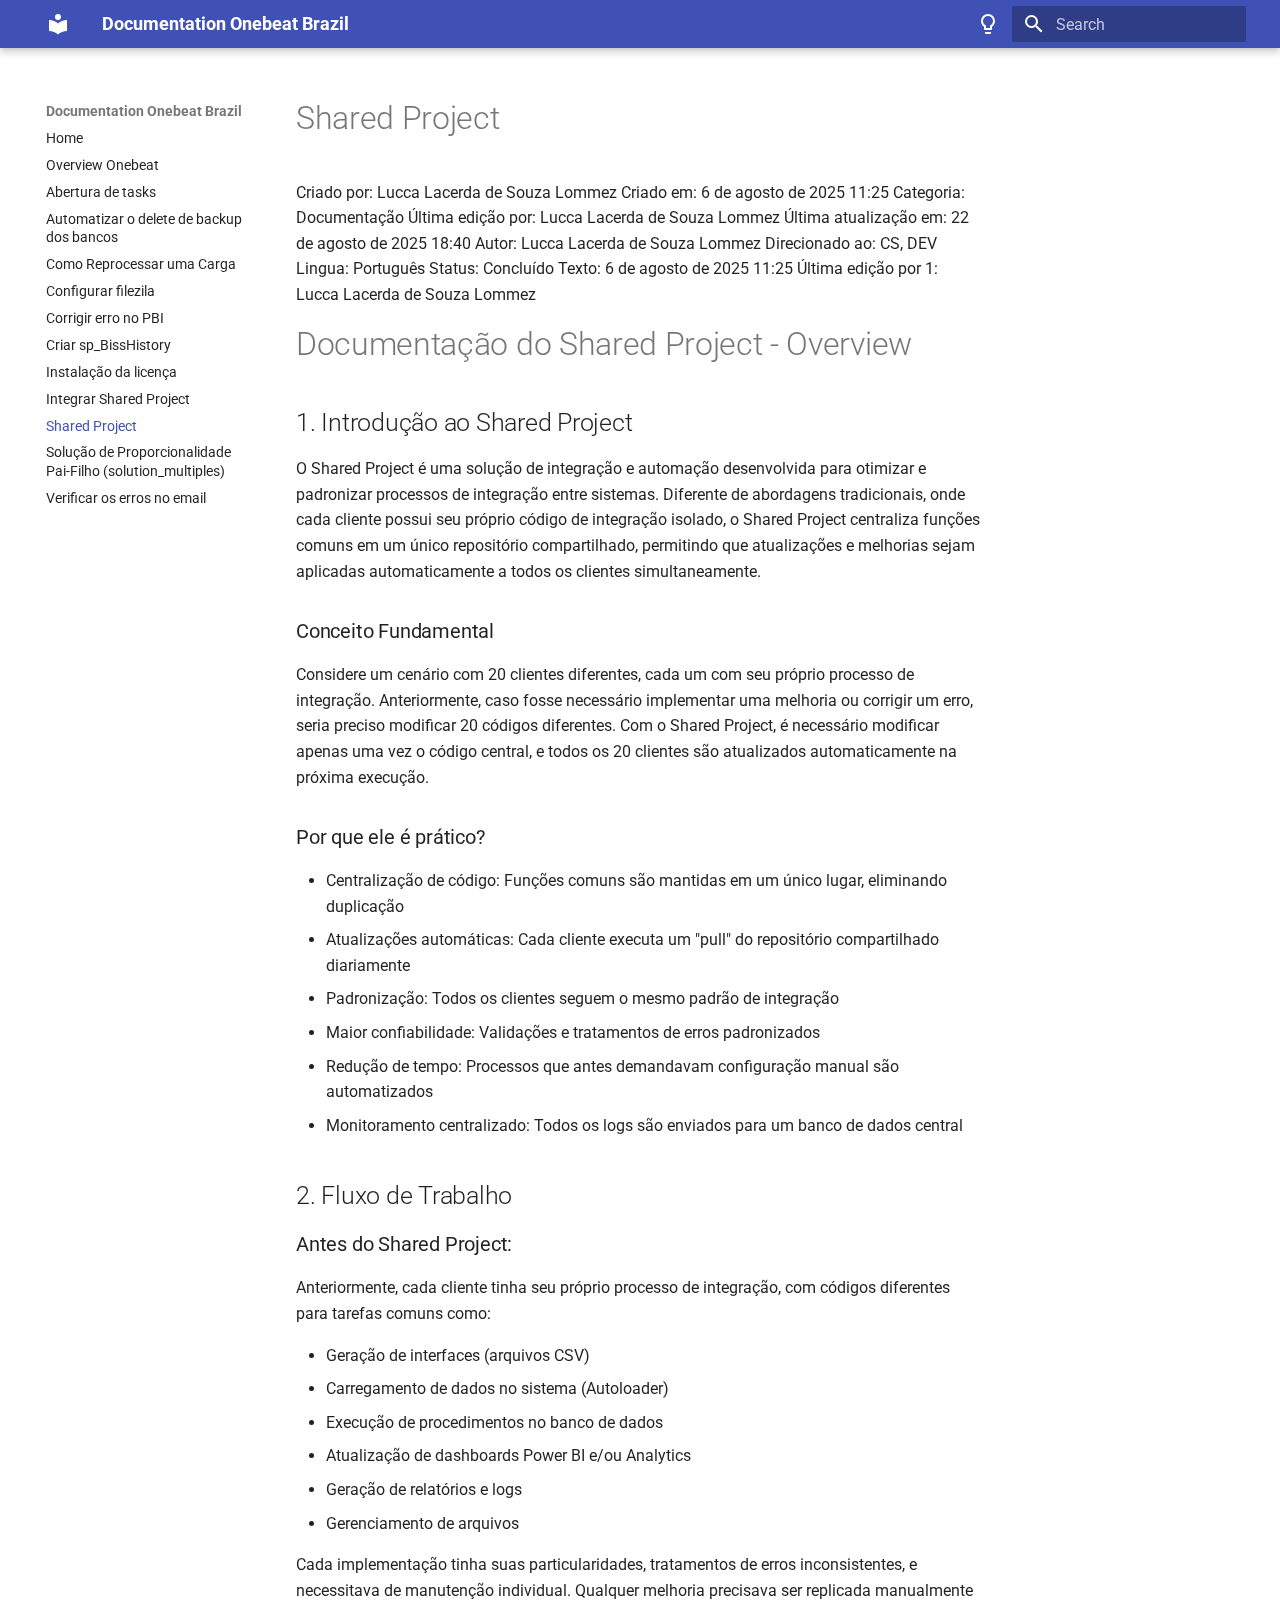
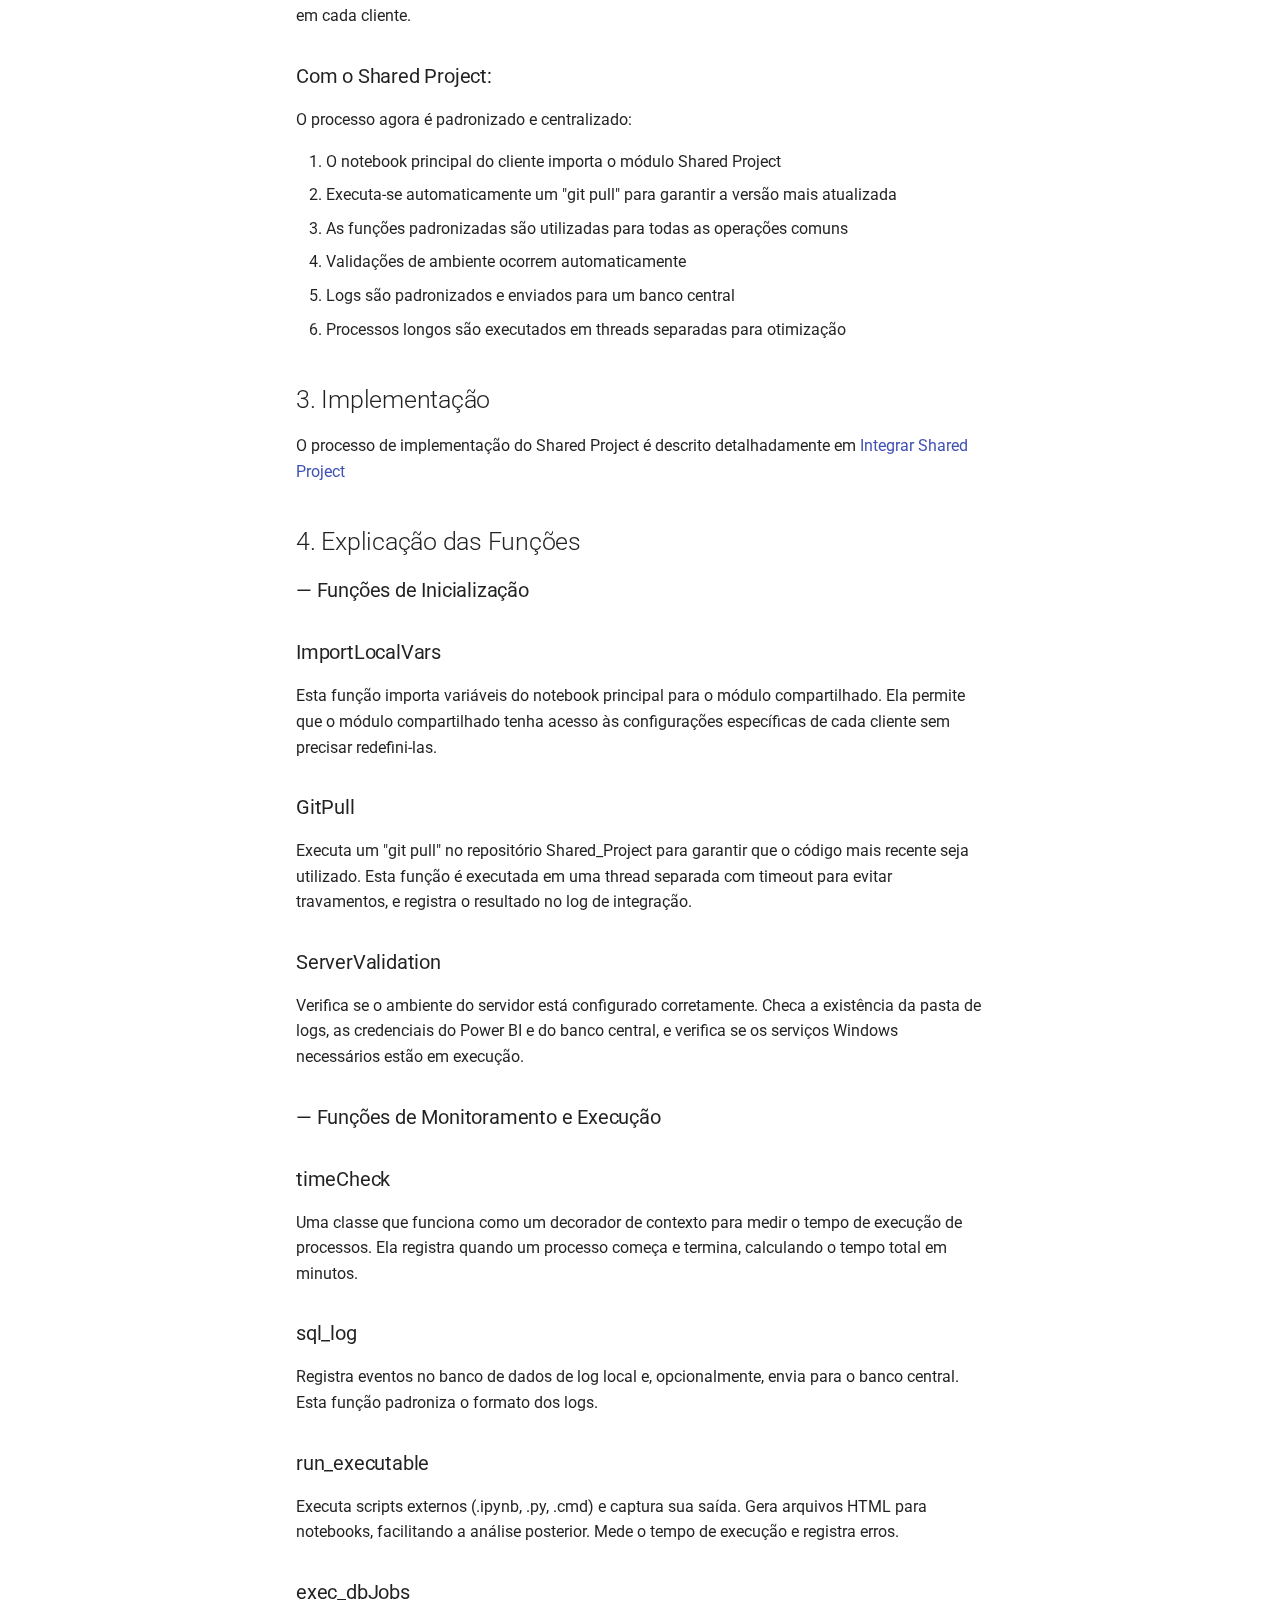
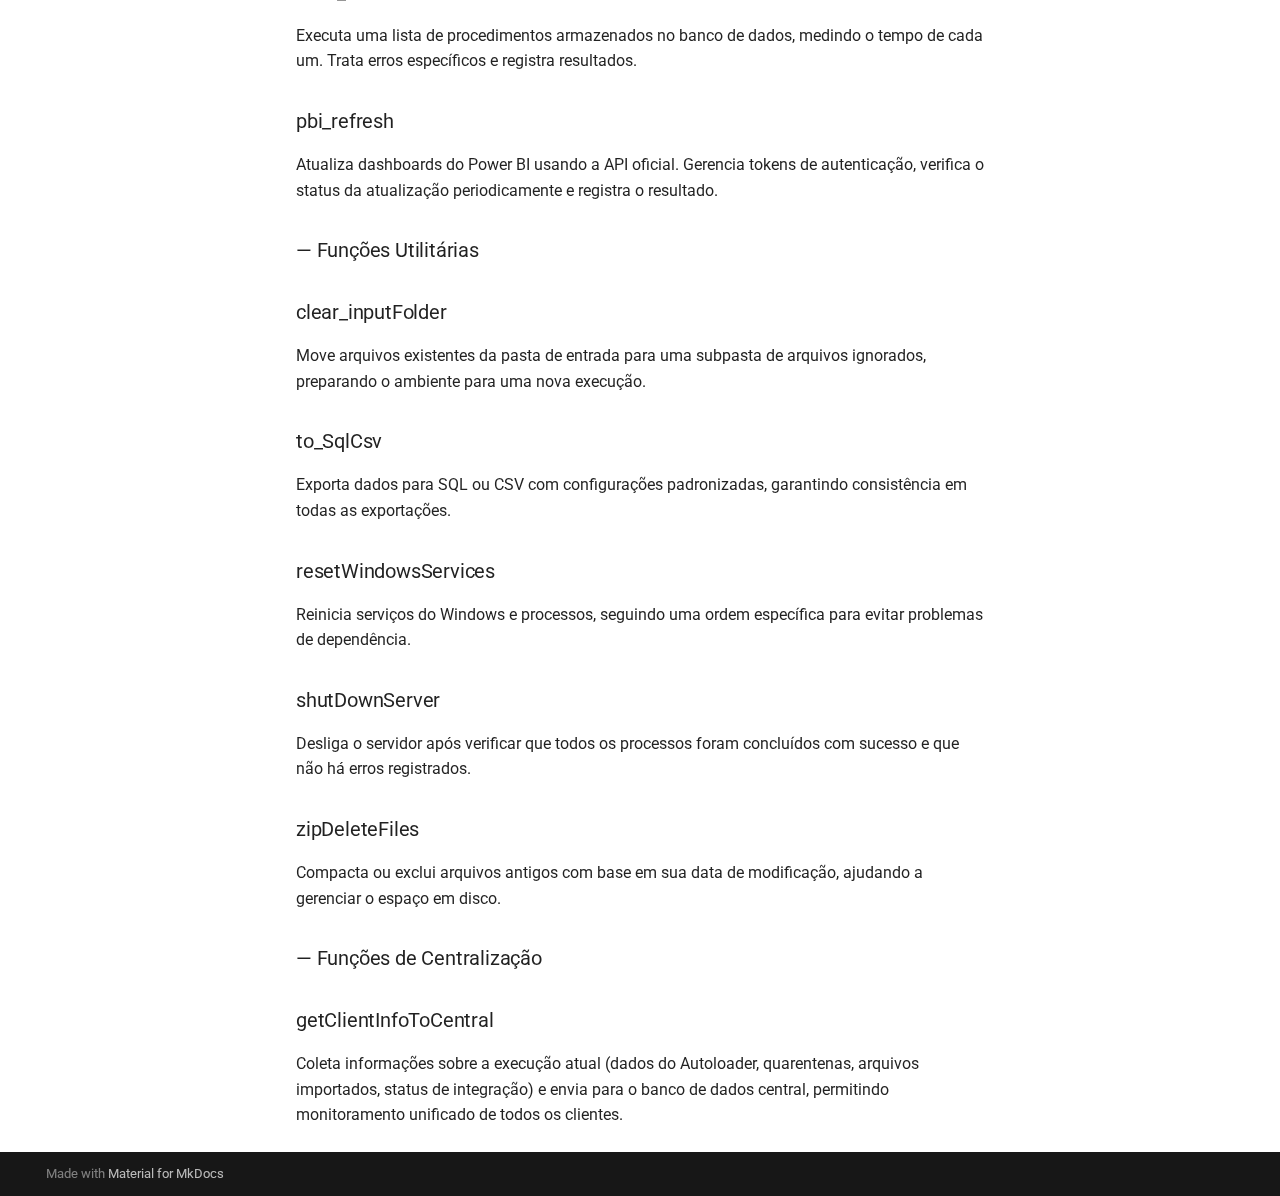
<file: Shared_Project/index.html>
<!doctype html>
<html lang="en" class="no-js">
  <head>
    
      <meta charset="utf-8">
      <meta name="viewport" content="width=device-width,initial-scale=1">
      
      
      
      
        <link rel="prev" href="../Integrar_Shared_Project/">
      
      
        <link rel="next" href="../Solucao_Proporcionalidade_Pai_Filho_solution_multiples/">
      
      
      <link rel="icon" href="../assets/images/favicon.png">
      <meta name="generator" content="mkdocs-1.6.1, mkdocs-material-9.6.18">
    
    
      
        <title>Shared Project - Documentation Onebeat Brazil</title>
      
    
    
      <link rel="stylesheet" href="../assets/stylesheets/main.7e37652d.min.css">
      
        
        <link rel="stylesheet" href="../assets/stylesheets/palette.06af60db.min.css">
      
      


    
    
      
    
    
      
        
        
        <link rel="preconnect" href="https://fonts.gstatic.com" crossorigin>
        <link rel="stylesheet" href="https://fonts.googleapis.com/css?family=Roboto:300,300i,400,400i,700,700i%7CRoboto+Mono:400,400i,700,700i&display=fallback">
        <style>:root{--md-text-font:"Roboto";--md-code-font:"Roboto Mono"}</style>
      
    
    
    <script>__md_scope=new URL("..",location),__md_hash=e=>[...e].reduce(((e,_)=>(e<<5)-e+_.charCodeAt(0)),0),__md_get=(e,_=localStorage,t=__md_scope)=>JSON.parse(_.getItem(t.pathname+"."+e)),__md_set=(e,_,t=localStorage,a=__md_scope)=>{try{t.setItem(a.pathname+"."+e,JSON.stringify(_))}catch(e){}}</script>
    
      

    
    
    
  </head>
  
  
    
    
      
    
    
    
    
    <body dir="ltr" data-md-color-scheme="default" data-md-color-primary="deep-blue" data-md-color-accent="amber">
  
    
    <input class="md-toggle" data-md-toggle="drawer" type="checkbox" id="__drawer" autocomplete="off">
    <input class="md-toggle" data-md-toggle="search" type="checkbox" id="__search" autocomplete="off">
    <label class="md-overlay" for="__drawer"></label>
    <div data-md-component="skip">
      
        
        <a href="#shared-project" class="md-skip">
          Skip to content
        </a>
      
    </div>
    <div data-md-component="announce">
      
    </div>
    
    
      

  

<header class="md-header md-header--shadow" data-md-component="header">
  <nav class="md-header__inner md-grid" aria-label="Header">
    <a href=".." title="Documentation Onebeat Brazil" class="md-header__button md-logo" aria-label="Documentation Onebeat Brazil" data-md-component="logo">
      
  
  <svg xmlns="http://www.w3.org/2000/svg" viewBox="0 0 24 24"><path d="M12 8a3 3 0 0 0 3-3 3 3 0 0 0-3-3 3 3 0 0 0-3 3 3 3 0 0 0 3 3m0 3.54C9.64 9.35 6.5 8 3 8v11c3.5 0 6.64 1.35 9 3.54 2.36-2.19 5.5-3.54 9-3.54V8c-3.5 0-6.64 1.35-9 3.54"/></svg>

    </a>
    <label class="md-header__button md-icon" for="__drawer">
      
      <svg xmlns="http://www.w3.org/2000/svg" viewBox="0 0 24 24"><path d="M3 6h18v2H3zm0 5h18v2H3zm0 5h18v2H3z"/></svg>
    </label>
    <div class="md-header__title" data-md-component="header-title">
      <div class="md-header__ellipsis">
        <div class="md-header__topic">
          <span class="md-ellipsis">
            Documentation Onebeat Brazil
          </span>
        </div>
        <div class="md-header__topic" data-md-component="header-topic">
          <span class="md-ellipsis">
            
              Shared Project
            
          </span>
        </div>
      </div>
    </div>
    
      
        <form class="md-header__option" data-md-component="palette">
  
    
    
    
    <input class="md-option" data-md-color-media="" data-md-color-scheme="default" data-md-color-primary="deep-blue" data-md-color-accent="amber"  aria-label="Switch to light mode"  type="radio" name="__palette" id="__palette_0">
    
      <label class="md-header__button md-icon" title="Switch to light mode" for="__palette_1" hidden>
        <svg xmlns="http://www.w3.org/2000/svg" viewBox="0 0 24 24"><path d="M12 2a7 7 0 0 1 7 7c0 2.38-1.19 4.47-3 5.74V17a1 1 0 0 1-1 1H9a1 1 0 0 1-1-1v-2.26C6.19 13.47 5 11.38 5 9a7 7 0 0 1 7-7M9 21v-1h6v1a1 1 0 0 1-1 1h-4a1 1 0 0 1-1-1m3-17a5 5 0 0 0-5 5c0 2.05 1.23 3.81 3 4.58V16h4v-2.42c1.77-.77 3-2.53 3-4.58a5 5 0 0 0-5-5"/></svg>
      </label>
    
  
    
    
    
    <input class="md-option" data-md-color-media="" data-md-color-scheme="slate" data-md-color-primary="deep-blue" data-md-color-accent="amber"  aria-label="Switch to dark mode"  type="radio" name="__palette" id="__palette_1">
    
      <label class="md-header__button md-icon" title="Switch to dark mode" for="__palette_0" hidden>
        <svg xmlns="http://www.w3.org/2000/svg" viewBox="0 0 24 24"><path d="M12 2a7 7 0 0 0-7 7c0 2.38 1.19 4.47 3 5.74V17a1 1 0 0 0 1 1h6a1 1 0 0 0 1-1v-2.26c1.81-1.27 3-3.36 3-5.74a7 7 0 0 0-7-7M9 21a1 1 0 0 0 1 1h4a1 1 0 0 0 1-1v-1H9z"/></svg>
      </label>
    
  
</form>
      
    
    
      <script>var palette=__md_get("__palette");if(palette&&palette.color){if("(prefers-color-scheme)"===palette.color.media){var media=matchMedia("(prefers-color-scheme: light)"),input=document.querySelector(media.matches?"[data-md-color-media='(prefers-color-scheme: light)']":"[data-md-color-media='(prefers-color-scheme: dark)']");palette.color.media=input.getAttribute("data-md-color-media"),palette.color.scheme=input.getAttribute("data-md-color-scheme"),palette.color.primary=input.getAttribute("data-md-color-primary"),palette.color.accent=input.getAttribute("data-md-color-accent")}for(var[key,value]of Object.entries(palette.color))document.body.setAttribute("data-md-color-"+key,value)}</script>
    
    
    
      
      
        <label class="md-header__button md-icon" for="__search">
          
          <svg xmlns="http://www.w3.org/2000/svg" viewBox="0 0 24 24"><path d="M9.5 3A6.5 6.5 0 0 1 16 9.5c0 1.61-.59 3.09-1.56 4.23l.27.27h.79l5 5-1.5 1.5-5-5v-.79l-.27-.27A6.52 6.52 0 0 1 9.5 16 6.5 6.5 0 0 1 3 9.5 6.5 6.5 0 0 1 9.5 3m0 2C7 5 5 7 5 9.5S7 14 9.5 14 14 12 14 9.5 12 5 9.5 5"/></svg>
        </label>
        <div class="md-search" data-md-component="search" role="dialog">
  <label class="md-search__overlay" for="__search"></label>
  <div class="md-search__inner" role="search">
    <form class="md-search__form" name="search">
      <input type="text" class="md-search__input" name="query" aria-label="Search" placeholder="Search" autocapitalize="off" autocorrect="off" autocomplete="off" spellcheck="false" data-md-component="search-query" required>
      <label class="md-search__icon md-icon" for="__search">
        
        <svg xmlns="http://www.w3.org/2000/svg" viewBox="0 0 24 24"><path d="M9.5 3A6.5 6.5 0 0 1 16 9.5c0 1.61-.59 3.09-1.56 4.23l.27.27h.79l5 5-1.5 1.5-5-5v-.79l-.27-.27A6.52 6.52 0 0 1 9.5 16 6.5 6.5 0 0 1 3 9.5 6.5 6.5 0 0 1 9.5 3m0 2C7 5 5 7 5 9.5S7 14 9.5 14 14 12 14 9.5 12 5 9.5 5"/></svg>
        
        <svg xmlns="http://www.w3.org/2000/svg" viewBox="0 0 24 24"><path d="M20 11v2H8l5.5 5.5-1.42 1.42L4.16 12l7.92-7.92L13.5 5.5 8 11z"/></svg>
      </label>
      <nav class="md-search__options" aria-label="Search">
        
        <button type="reset" class="md-search__icon md-icon" title="Clear" aria-label="Clear" tabindex="-1">
          
          <svg xmlns="http://www.w3.org/2000/svg" viewBox="0 0 24 24"><path d="M19 6.41 17.59 5 12 10.59 6.41 5 5 6.41 10.59 12 5 17.59 6.41 19 12 13.41 17.59 19 19 17.59 13.41 12z"/></svg>
        </button>
      </nav>
      
        <div class="md-search__suggest" data-md-component="search-suggest"></div>
      
    </form>
    <div class="md-search__output">
      <div class="md-search__scrollwrap" tabindex="0" data-md-scrollfix>
        <div class="md-search-result" data-md-component="search-result">
          <div class="md-search-result__meta">
            Initializing search
          </div>
          <ol class="md-search-result__list" role="presentation"></ol>
        </div>
      </div>
    </div>
  </div>
</div>
      
    
    
  </nav>
  
</header>
    
    <div class="md-container" data-md-component="container">
      
      
        
          
        
      
      <main class="md-main" data-md-component="main">
        <div class="md-main__inner md-grid">
          
            
              
              <div class="md-sidebar md-sidebar--primary" data-md-component="sidebar" data-md-type="navigation" >
                <div class="md-sidebar__scrollwrap">
                  <div class="md-sidebar__inner">
                    



<nav class="md-nav md-nav--primary" aria-label="Navigation" data-md-level="0">
  <label class="md-nav__title" for="__drawer">
    <a href=".." title="Documentation Onebeat Brazil" class="md-nav__button md-logo" aria-label="Documentation Onebeat Brazil" data-md-component="logo">
      
  
  <svg xmlns="http://www.w3.org/2000/svg" viewBox="0 0 24 24"><path d="M12 8a3 3 0 0 0 3-3 3 3 0 0 0-3-3 3 3 0 0 0-3 3 3 3 0 0 0 3 3m0 3.54C9.64 9.35 6.5 8 3 8v11c3.5 0 6.64 1.35 9 3.54 2.36-2.19 5.5-3.54 9-3.54V8c-3.5 0-6.64 1.35-9 3.54"/></svg>

    </a>
    Documentation Onebeat Brazil
  </label>
  
  <ul class="md-nav__list" data-md-scrollfix>
    
      
      
  
  
  
  
    <li class="md-nav__item">
      <a href=".." class="md-nav__link">
        
  
  
  <span class="md-ellipsis">
    Home
    
  </span>
  

      </a>
    </li>
  

    
      
      
  
  
  
  
    <li class="md-nav__item">
      <a href="../Overview_Onebeat/" class="md-nav__link">
        
  
  
  <span class="md-ellipsis">
    Overview Onebeat
    
  </span>
  

      </a>
    </li>
  

    
      
      
  
  
  
  
    <li class="md-nav__item">
      <a href="../Abertura_de_tasks/" class="md-nav__link">
        
  
  
  <span class="md-ellipsis">
    Abertura de tasks
    
  </span>
  

      </a>
    </li>
  

    
      
      
  
  
  
  
    <li class="md-nav__item">
      <a href="../Automatizar_delete_backup_dos_bancos/" class="md-nav__link">
        
  
  
  <span class="md-ellipsis">
    Automatizar o delete de backup dos bancos
    
  </span>
  

      </a>
    </li>
  

    
      
      
  
  
  
  
    <li class="md-nav__item">
      <a href="../Reprocessar_Carga/" class="md-nav__link">
        
  
  
  <span class="md-ellipsis">
    Como Reprocessar uma Carga
    
  </span>
  

      </a>
    </li>
  

    
      
      
  
  
  
  
    <li class="md-nav__item">
      <a href="../Configurar_filezila/" class="md-nav__link">
        
  
  
  <span class="md-ellipsis">
    Configurar filezila
    
  </span>
  

      </a>
    </li>
  

    
      
      
  
  
  
  
    <li class="md-nav__item">
      <a href="../Erro_PBI/" class="md-nav__link">
        
  
  
  <span class="md-ellipsis">
    Corrigir erro no PBI
    
  </span>
  

      </a>
    </li>
  

    
      
      
  
  
  
  
    <li class="md-nav__item">
      <a href="../Criar_sp_BissHistory/" class="md-nav__link">
        
  
  
  <span class="md-ellipsis">
    Criar sp_BissHistory
    
  </span>
  

      </a>
    </li>
  

    
      
      
  
  
  
  
    <li class="md-nav__item">
      <a href="../Ativacao_licenca/" class="md-nav__link">
        
  
  
  <span class="md-ellipsis">
    Instalação da licença
    
  </span>
  

      </a>
    </li>
  

    
      
      
  
  
  
  
    <li class="md-nav__item">
      <a href="../Integrar_Shared_Project/" class="md-nav__link">
        
  
  
  <span class="md-ellipsis">
    Integrar Shared Project
    
  </span>
  

      </a>
    </li>
  

    
      
      
  
  
    
  
  
  
    <li class="md-nav__item md-nav__item--active">
      
      <input class="md-nav__toggle md-toggle" type="checkbox" id="__toc">
      
      
        
      
      
      <a href="./" class="md-nav__link md-nav__link--active">
        
  
  
  <span class="md-ellipsis">
    Shared Project
    
  </span>
  

      </a>
      
    </li>
  

    
      
      
  
  
  
  
    <li class="md-nav__item">
      <a href="../Solucao_Proporcionalidade_Pai_Filho_solution_multiples/" class="md-nav__link">
        
  
  
  <span class="md-ellipsis">
    Solução de Proporcionalidade Pai-Filho (solution_multiples)
    
  </span>
  

      </a>
    </li>
  

    
      
      
  
  
  
  
    <li class="md-nav__item">
      <a href="../Erros_no_email/" class="md-nav__link">
        
  
  
  <span class="md-ellipsis">
    Verificar os erros no email
    
  </span>
  

      </a>
    </li>
  

    
  </ul>
</nav>
                  </div>
                </div>
              </div>
            
            
              
              <div class="md-sidebar md-sidebar--secondary" data-md-component="sidebar" data-md-type="toc" >
                <div class="md-sidebar__scrollwrap">
                  <div class="md-sidebar__inner">
                    

<nav class="md-nav md-nav--secondary" aria-label="Table of contents">
  
  
  
    
  
  
</nav>
                  </div>
                </div>
              </div>
            
          
          
            <div class="md-content" data-md-component="content">
              <article class="md-content__inner md-typeset">
                
                  



<h1 id="shared-project">Shared Project</h1>
<p>Criado por: Lucca Lacerda de Souza Lommez
Criado em: 6 de agosto de 2025 11:25
Categoria: Documentação
Última edição por: Lucca Lacerda de Souza Lommez
Última atualização em: 22 de agosto de 2025 18:40
Autor: Lucca Lacerda de Souza Lommez
Direcionado ao: CS, DEV
Lingua: Português
Status: Concluído
Texto: 6 de agosto de 2025 11:25
Última edição por 1: Lucca Lacerda de Souza Lommez</p>
<h1 id="documentacao-do-shared-project-overview">Documentação do Shared Project - Overview</h1>
<h2 id="1-introducao-ao-shared-project">1. Introdução ao Shared Project</h2>
<p>O Shared Project é uma solução de integração e automação desenvolvida para otimizar e padronizar processos de integração entre sistemas. Diferente de abordagens tradicionais, onde cada cliente possui seu próprio código de integração isolado, o Shared Project centraliza funções comuns em um único repositório compartilhado, permitindo que atualizações e melhorias sejam aplicadas automaticamente a todos os clientes simultaneamente.</p>
<h3 id="conceito-fundamental">Conceito Fundamental</h3>
<p>Considere um cenário com 20 clientes diferentes, cada um com seu próprio processo de integração. Anteriormente, caso fosse necessário implementar uma melhoria ou corrigir um erro, seria preciso modificar 20 códigos diferentes. Com o Shared Project, é necessário modificar apenas uma vez o código central, e todos os 20 clientes são atualizados automaticamente na próxima execução.</p>
<h3 id="por-que-ele-e-pratico">Por que ele é prático?</h3>
<ul>
<li>Centralização de código: Funções comuns são mantidas em um único lugar, eliminando duplicação</li>
<li>Atualizações automáticas: Cada cliente executa um "pull" do repositório compartilhado diariamente</li>
<li>Padronização: Todos os clientes seguem o mesmo padrão de integração</li>
<li>Maior confiabilidade: Validações e tratamentos de erros padronizados</li>
<li>Redução de tempo: Processos que antes demandavam configuração manual são automatizados</li>
<li>Monitoramento centralizado: Todos os logs são enviados para um banco de dados central</li>
</ul>
<h2 id="2-fluxo-de-trabalho">2. Fluxo de Trabalho</h2>
<h3 id="antes-do-shared-project">Antes do Shared Project:</h3>
<p>Anteriormente, cada cliente tinha seu próprio processo de integração, com códigos diferentes para tarefas comuns como:</p>
<ul>
<li>Geração de interfaces (arquivos CSV)</li>
<li>Carregamento de dados no sistema (Autoloader)</li>
<li>Execução de procedimentos no banco de dados</li>
<li>Atualização de dashboards Power BI e/ou Analytics</li>
<li>Geração de relatórios e logs</li>
<li>Gerenciamento de arquivos</li>
</ul>
<p>Cada implementação tinha suas particularidades, tratamentos de erros inconsistentes, e necessitava de manutenção individual. Qualquer melhoria precisava ser replicada manualmente em cada cliente.</p>
<h3 id="com-o-shared-project">Com o Shared Project:</h3>
<p>O processo agora é padronizado e centralizado:</p>
<ol>
<li>O notebook principal do cliente importa o módulo Shared Project</li>
<li>Executa-se automaticamente um "git pull" para garantir a versão mais atualizada</li>
<li>As funções padronizadas são utilizadas para todas as operações comuns</li>
<li>Validações de ambiente ocorrem automaticamente</li>
<li>Logs são padronizados e enviados para um banco central</li>
<li>Processos longos são executados em threads separadas para otimização</li>
</ol>
<h2 id="3-implementacao">3. Implementação</h2>
<p>O processo de implementação do Shared Project é descrito detalhadamente em <a href="https://www.notion.so/Integrar-Shared-Project-2476f59d8418805fac34ebb8359c8a64?pvs=21">Integrar Shared Project </a> </p>
<h2 id="4-explicacao-das-funcoes">4. Explicação das Funções</h2>
<h3 id="funcoes-de-inicializacao">— Funções de Inicialização</h3>
<h3 id="importlocalvars">ImportLocalVars</h3>
<p>Esta função importa variáveis do notebook principal para o módulo compartilhado. Ela permite que o módulo compartilhado tenha acesso às configurações específicas de cada cliente sem precisar redefini-las.</p>
<h3 id="gitpull">GitPull</h3>
<p>Executa um "git pull" no repositório Shared_Project para garantir que o código mais recente seja utilizado. Esta função é executada em uma thread separada com timeout para evitar travamentos, e registra o resultado no log de integração.</p>
<h3 id="servervalidation">ServerValidation</h3>
<p>Verifica se o ambiente do servidor está configurado corretamente. Checa a existência da pasta de logs, as credenciais do Power BI e do banco central, e verifica se os serviços Windows necessários estão em execução.</p>
<h3 id="funcoes-de-monitoramento-e-execucao">— Funções de Monitoramento e Execução</h3>
<h3 id="timecheck">timeCheck</h3>
<p>Uma classe que funciona como um decorador de contexto para medir o tempo de execução de processos. Ela registra quando um processo começa e termina, calculando o tempo total em minutos.</p>
<h3 id="sql_log">sql_log</h3>
<p>Registra eventos no banco de dados de log local e, opcionalmente, envia para o banco central. Esta função padroniza o formato dos logs.</p>
<h3 id="run_executable">run_executable</h3>
<p>Executa scripts externos (.ipynb, .py, .cmd) e captura sua saída. Gera arquivos HTML para notebooks, facilitando a análise posterior. Mede o tempo de execução e registra erros.</p>
<h3 id="exec_dbjobs">exec_dbJobs</h3>
<p>Executa uma lista de procedimentos armazenados no banco de dados, medindo o tempo de cada um. Trata erros específicos e registra resultados.</p>
<h3 id="pbi_refresh">pbi_refresh</h3>
<p>Atualiza dashboards do Power BI usando a API oficial. Gerencia tokens de autenticação, verifica o status da atualização periodicamente e registra o resultado.</p>
<h3 id="funcoes-utilitarias">— Funções Utilitárias</h3>
<h3 id="clear_inputfolder">clear_inputFolder</h3>
<p>Move arquivos existentes da pasta de entrada para uma subpasta de arquivos ignorados, preparando o ambiente para uma nova execução.</p>
<h3 id="to_sqlcsv">to_SqlCsv</h3>
<p>Exporta dados para SQL ou CSV com configurações padronizadas, garantindo consistência em todas as exportações.</p>
<h3 id="resetwindowsservices">resetWindowsServices</h3>
<p>Reinicia serviços do Windows e processos, seguindo uma ordem específica para evitar problemas de dependência.</p>
<h3 id="shutdownserver">shutDownServer</h3>
<p>Desliga o servidor após verificar que todos os processos foram concluídos com sucesso e que não há erros registrados.</p>
<h3 id="zipdeletefiles">zipDeleteFiles</h3>
<p>Compacta ou exclui arquivos antigos com base em sua data de modificação, ajudando a gerenciar o espaço em disco.</p>
<h3 id="funcoes-de-centralizacao">— Funções de Centralização</h3>
<h3 id="getclientinfotocentral">getClientInfoToCentral</h3>
<p>Coleta informações sobre a execução atual (dados do Autoloader, quarentenas, arquivos importados, status de integração) e envia para o banco de dados central, permitindo monitoramento unificado de todos os clientes.</p>












                
              </article>
            </div>
          
          
<script>var target=document.getElementById(location.hash.slice(1));target&&target.name&&(target.checked=target.name.startsWith("__tabbed_"))</script>
        </div>
        
      </main>
      
        <footer class="md-footer">
  
  <div class="md-footer-meta md-typeset">
    <div class="md-footer-meta__inner md-grid">
      <div class="md-copyright">
  
  
    Made with
    <a href="https://squidfunk.github.io/mkdocs-material/" target="_blank" rel="noopener">
      Material for MkDocs
    </a>
  
</div>
      
    </div>
  </div>
</footer>
      
    </div>
    <div class="md-dialog" data-md-component="dialog">
      <div class="md-dialog__inner md-typeset"></div>
    </div>
    
    
    
      
      <script id="__config" type="application/json">{"base": "..", "features": ["search.suggest", "search.highlight"], "search": "../assets/javascripts/workers/search.973d3a69.min.js", "tags": null, "translations": {"clipboard.copied": "Copied to clipboard", "clipboard.copy": "Copy to clipboard", "search.result.more.one": "1 more on this page", "search.result.more.other": "# more on this page", "search.result.none": "No matching documents", "search.result.one": "1 matching document", "search.result.other": "# matching documents", "search.result.placeholder": "Type to start searching", "search.result.term.missing": "Missing", "select.version": "Select version"}, "version": null}</script>
    
    
      <script src="../assets/javascripts/bundle.92b07e13.min.js"></script>
      
    
  </body>
</html>
</file>
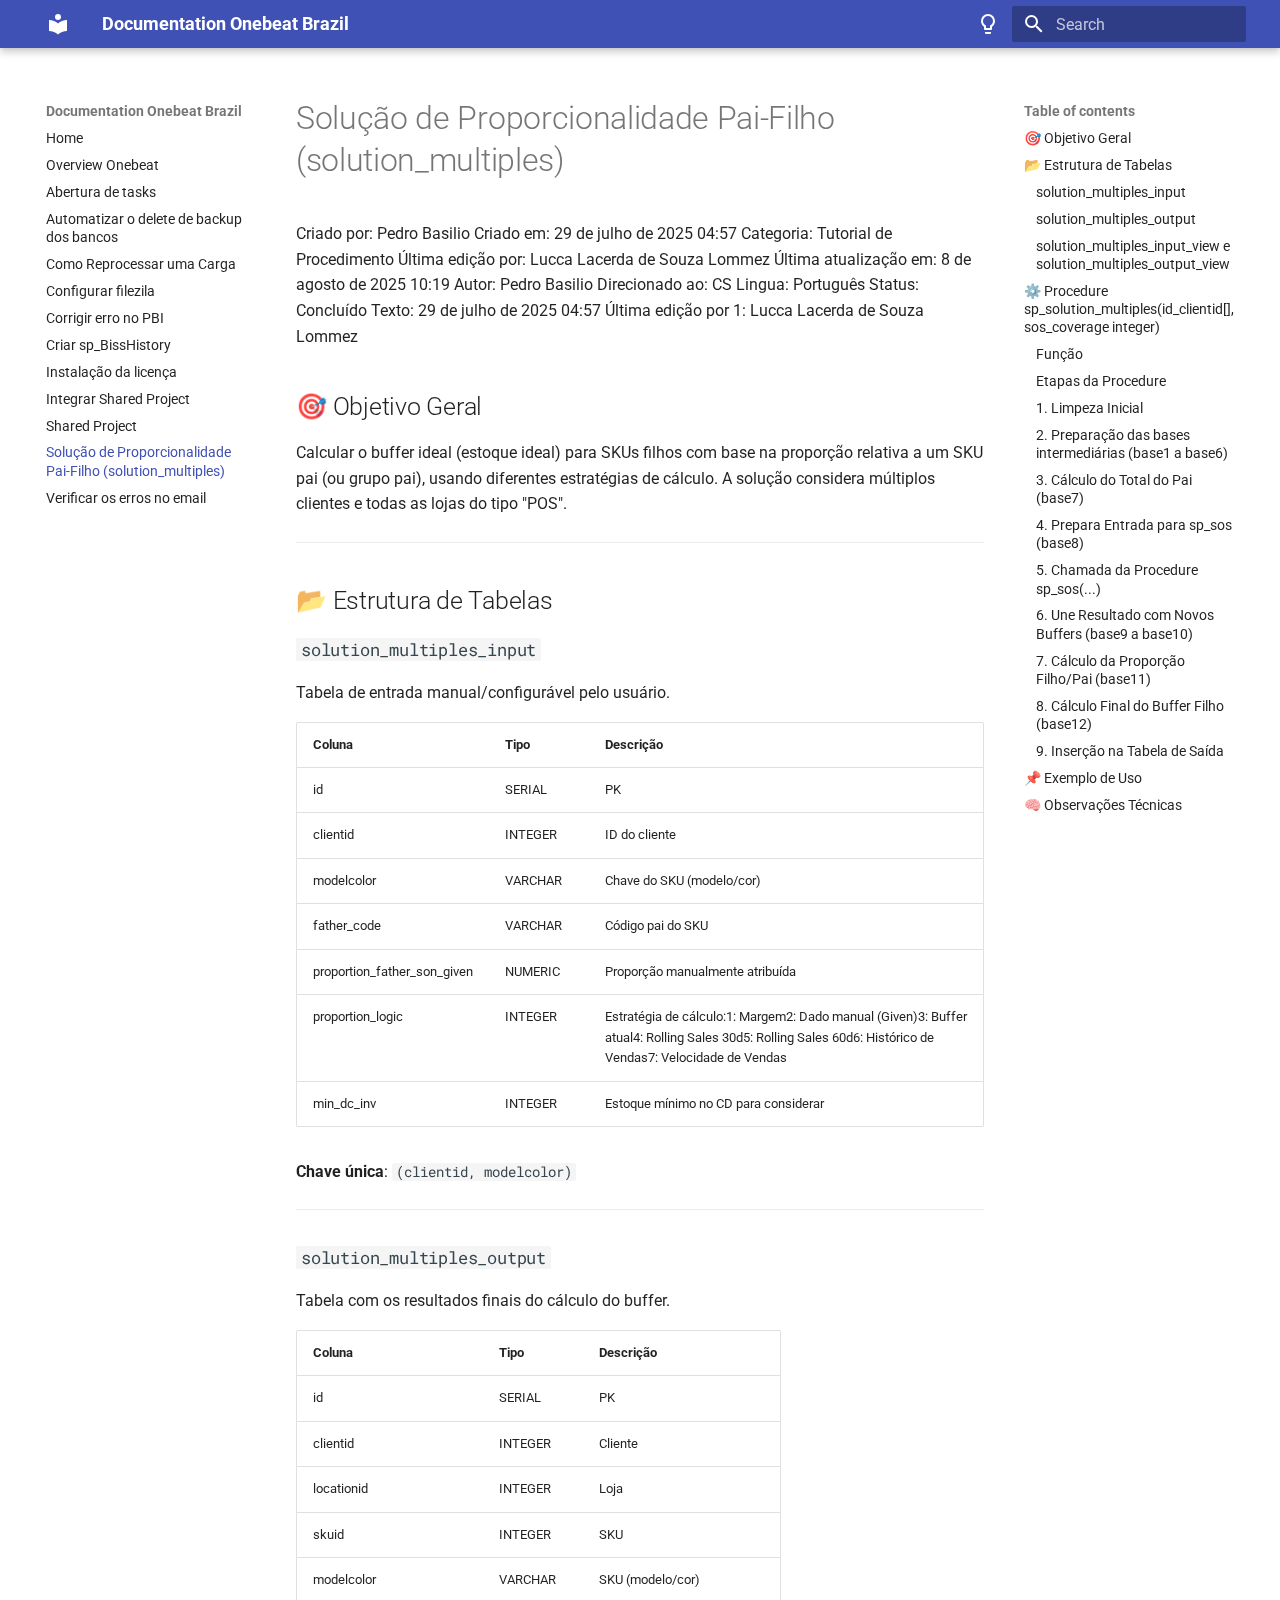
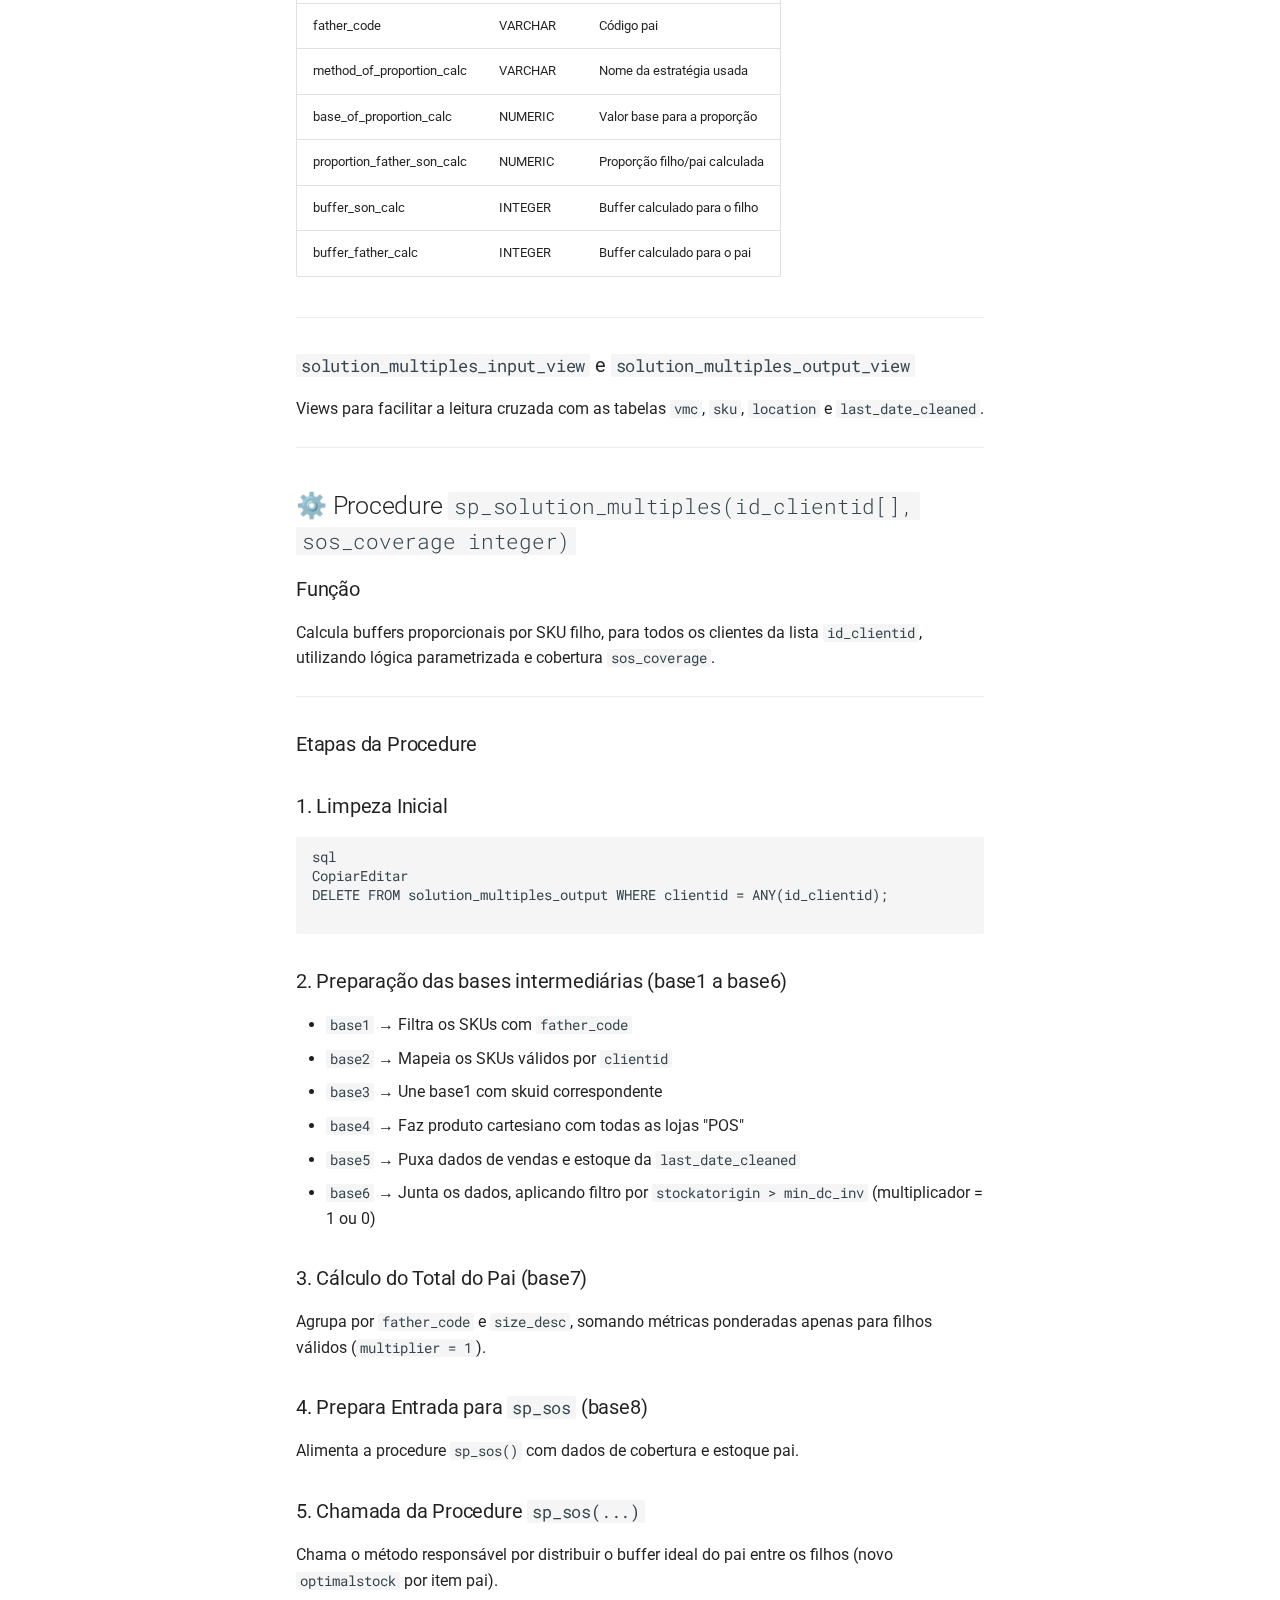
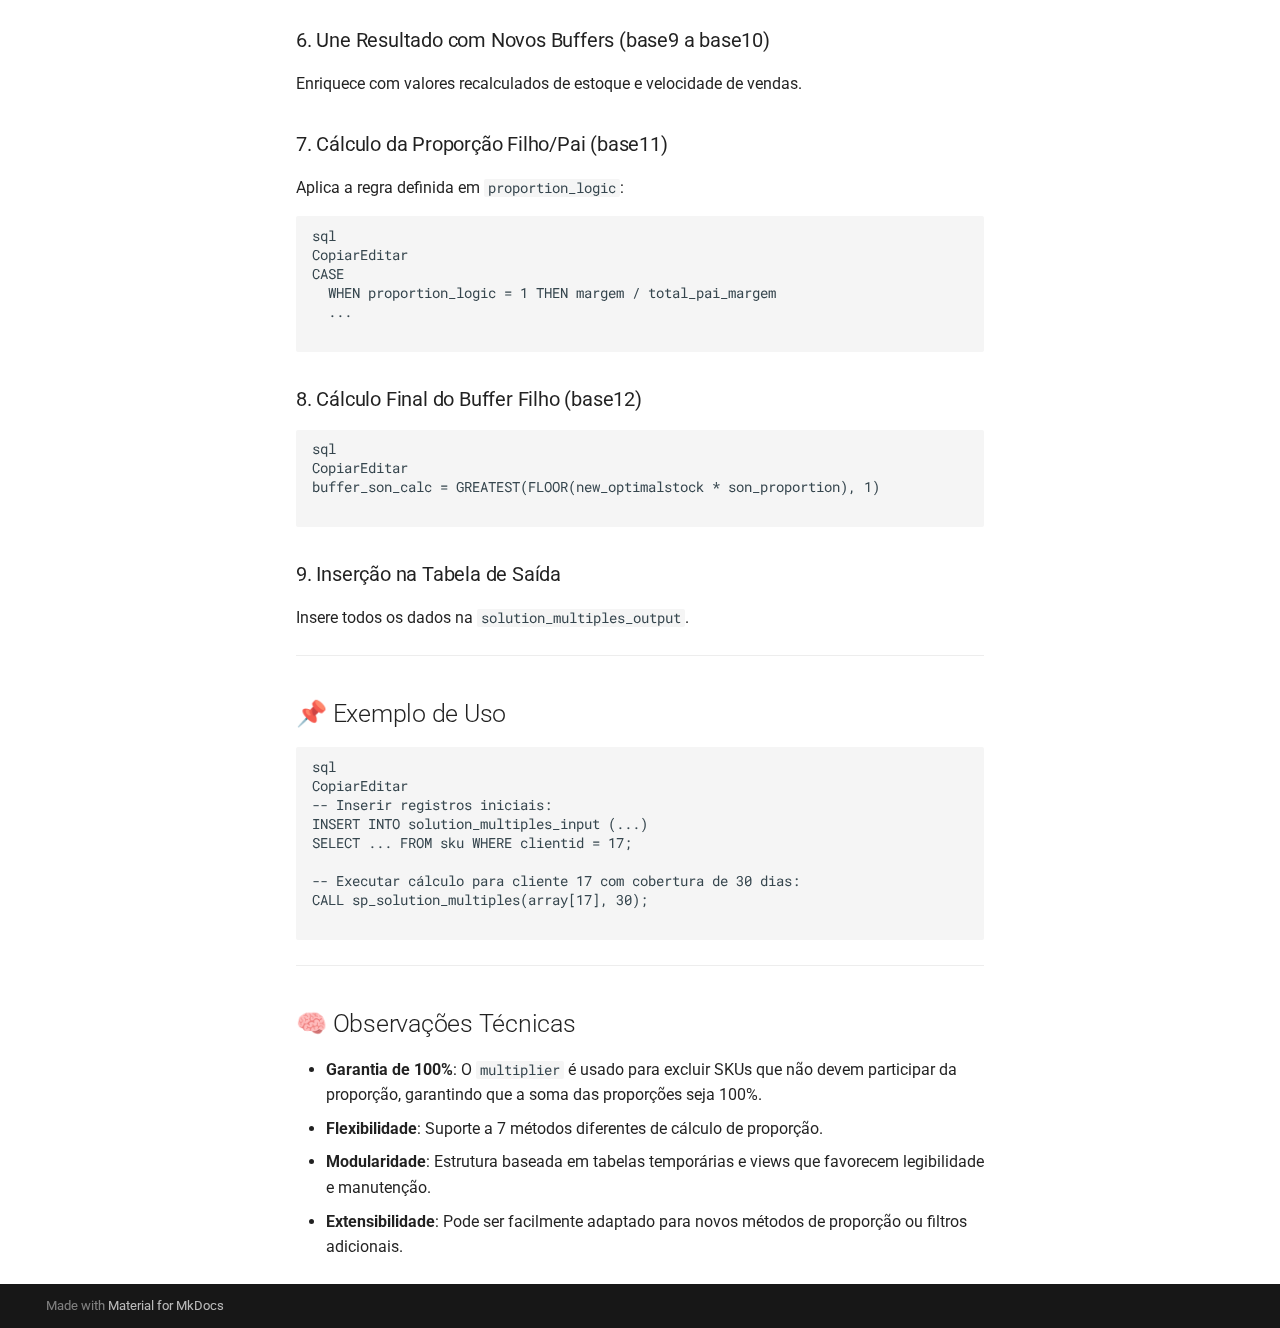
<file: Solucao_Proporcionalidade_Pai_Filho_solution_multiples/index.html>
<!doctype html>
<html lang="en" class="no-js">
  <head>
    
      <meta charset="utf-8">
      <meta name="viewport" content="width=device-width,initial-scale=1">
      
      
      
      
        <link rel="prev" href="../Shared_Project/">
      
      
        <link rel="next" href="../Erros_no_email/">
      
      
      <link rel="icon" href="../assets/images/favicon.png">
      <meta name="generator" content="mkdocs-1.6.1, mkdocs-material-9.6.18">
    
    
      
        <title>Solução de Proporcionalidade Pai-Filho (solution_multiples) - Documentation Onebeat Brazil</title>
      
    
    
      <link rel="stylesheet" href="../assets/stylesheets/main.7e37652d.min.css">
      
        
        <link rel="stylesheet" href="../assets/stylesheets/palette.06af60db.min.css">
      
      


    
    
      
    
    
      
        
        
        <link rel="preconnect" href="https://fonts.gstatic.com" crossorigin>
        <link rel="stylesheet" href="https://fonts.googleapis.com/css?family=Roboto:300,300i,400,400i,700,700i%7CRoboto+Mono:400,400i,700,700i&display=fallback">
        <style>:root{--md-text-font:"Roboto";--md-code-font:"Roboto Mono"}</style>
      
    
    
    <script>__md_scope=new URL("..",location),__md_hash=e=>[...e].reduce(((e,_)=>(e<<5)-e+_.charCodeAt(0)),0),__md_get=(e,_=localStorage,t=__md_scope)=>JSON.parse(_.getItem(t.pathname+"."+e)),__md_set=(e,_,t=localStorage,a=__md_scope)=>{try{t.setItem(a.pathname+"."+e,JSON.stringify(_))}catch(e){}}</script>
    
      

    
    
    
  </head>
  
  
    
    
      
    
    
    
    
    <body dir="ltr" data-md-color-scheme="default" data-md-color-primary="deep-blue" data-md-color-accent="amber">
  
    
    <input class="md-toggle" data-md-toggle="drawer" type="checkbox" id="__drawer" autocomplete="off">
    <input class="md-toggle" data-md-toggle="search" type="checkbox" id="__search" autocomplete="off">
    <label class="md-overlay" for="__drawer"></label>
    <div data-md-component="skip">
      
        
        <a href="#solucao-de-proporcionalidade-pai-filho-solution_multiples" class="md-skip">
          Skip to content
        </a>
      
    </div>
    <div data-md-component="announce">
      
    </div>
    
    
      

  

<header class="md-header md-header--shadow" data-md-component="header">
  <nav class="md-header__inner md-grid" aria-label="Header">
    <a href=".." title="Documentation Onebeat Brazil" class="md-header__button md-logo" aria-label="Documentation Onebeat Brazil" data-md-component="logo">
      
  
  <svg xmlns="http://www.w3.org/2000/svg" viewBox="0 0 24 24"><path d="M12 8a3 3 0 0 0 3-3 3 3 0 0 0-3-3 3 3 0 0 0-3 3 3 3 0 0 0 3 3m0 3.54C9.64 9.35 6.5 8 3 8v11c3.5 0 6.64 1.35 9 3.54 2.36-2.19 5.5-3.54 9-3.54V8c-3.5 0-6.64 1.35-9 3.54"/></svg>

    </a>
    <label class="md-header__button md-icon" for="__drawer">
      
      <svg xmlns="http://www.w3.org/2000/svg" viewBox="0 0 24 24"><path d="M3 6h18v2H3zm0 5h18v2H3zm0 5h18v2H3z"/></svg>
    </label>
    <div class="md-header__title" data-md-component="header-title">
      <div class="md-header__ellipsis">
        <div class="md-header__topic">
          <span class="md-ellipsis">
            Documentation Onebeat Brazil
          </span>
        </div>
        <div class="md-header__topic" data-md-component="header-topic">
          <span class="md-ellipsis">
            
              Solução de Proporcionalidade Pai-Filho (solution_multiples)
            
          </span>
        </div>
      </div>
    </div>
    
      
        <form class="md-header__option" data-md-component="palette">
  
    
    
    
    <input class="md-option" data-md-color-media="" data-md-color-scheme="default" data-md-color-primary="deep-blue" data-md-color-accent="amber"  aria-label="Switch to light mode"  type="radio" name="__palette" id="__palette_0">
    
      <label class="md-header__button md-icon" title="Switch to light mode" for="__palette_1" hidden>
        <svg xmlns="http://www.w3.org/2000/svg" viewBox="0 0 24 24"><path d="M12 2a7 7 0 0 1 7 7c0 2.38-1.19 4.47-3 5.74V17a1 1 0 0 1-1 1H9a1 1 0 0 1-1-1v-2.26C6.19 13.47 5 11.38 5 9a7 7 0 0 1 7-7M9 21v-1h6v1a1 1 0 0 1-1 1h-4a1 1 0 0 1-1-1m3-17a5 5 0 0 0-5 5c0 2.05 1.23 3.81 3 4.58V16h4v-2.42c1.77-.77 3-2.53 3-4.58a5 5 0 0 0-5-5"/></svg>
      </label>
    
  
    
    
    
    <input class="md-option" data-md-color-media="" data-md-color-scheme="slate" data-md-color-primary="deep-blue" data-md-color-accent="amber"  aria-label="Switch to dark mode"  type="radio" name="__palette" id="__palette_1">
    
      <label class="md-header__button md-icon" title="Switch to dark mode" for="__palette_0" hidden>
        <svg xmlns="http://www.w3.org/2000/svg" viewBox="0 0 24 24"><path d="M12 2a7 7 0 0 0-7 7c0 2.38 1.19 4.47 3 5.74V17a1 1 0 0 0 1 1h6a1 1 0 0 0 1-1v-2.26c1.81-1.27 3-3.36 3-5.74a7 7 0 0 0-7-7M9 21a1 1 0 0 0 1 1h4a1 1 0 0 0 1-1v-1H9z"/></svg>
      </label>
    
  
</form>
      
    
    
      <script>var palette=__md_get("__palette");if(palette&&palette.color){if("(prefers-color-scheme)"===palette.color.media){var media=matchMedia("(prefers-color-scheme: light)"),input=document.querySelector(media.matches?"[data-md-color-media='(prefers-color-scheme: light)']":"[data-md-color-media='(prefers-color-scheme: dark)']");palette.color.media=input.getAttribute("data-md-color-media"),palette.color.scheme=input.getAttribute("data-md-color-scheme"),palette.color.primary=input.getAttribute("data-md-color-primary"),palette.color.accent=input.getAttribute("data-md-color-accent")}for(var[key,value]of Object.entries(palette.color))document.body.setAttribute("data-md-color-"+key,value)}</script>
    
    
    
      
      
        <label class="md-header__button md-icon" for="__search">
          
          <svg xmlns="http://www.w3.org/2000/svg" viewBox="0 0 24 24"><path d="M9.5 3A6.5 6.5 0 0 1 16 9.5c0 1.61-.59 3.09-1.56 4.23l.27.27h.79l5 5-1.5 1.5-5-5v-.79l-.27-.27A6.52 6.52 0 0 1 9.5 16 6.5 6.5 0 0 1 3 9.5 6.5 6.5 0 0 1 9.5 3m0 2C7 5 5 7 5 9.5S7 14 9.5 14 14 12 14 9.5 12 5 9.5 5"/></svg>
        </label>
        <div class="md-search" data-md-component="search" role="dialog">
  <label class="md-search__overlay" for="__search"></label>
  <div class="md-search__inner" role="search">
    <form class="md-search__form" name="search">
      <input type="text" class="md-search__input" name="query" aria-label="Search" placeholder="Search" autocapitalize="off" autocorrect="off" autocomplete="off" spellcheck="false" data-md-component="search-query" required>
      <label class="md-search__icon md-icon" for="__search">
        
        <svg xmlns="http://www.w3.org/2000/svg" viewBox="0 0 24 24"><path d="M9.5 3A6.5 6.5 0 0 1 16 9.5c0 1.61-.59 3.09-1.56 4.23l.27.27h.79l5 5-1.5 1.5-5-5v-.79l-.27-.27A6.52 6.52 0 0 1 9.5 16 6.5 6.5 0 0 1 3 9.5 6.5 6.5 0 0 1 9.5 3m0 2C7 5 5 7 5 9.5S7 14 9.5 14 14 12 14 9.5 12 5 9.5 5"/></svg>
        
        <svg xmlns="http://www.w3.org/2000/svg" viewBox="0 0 24 24"><path d="M20 11v2H8l5.5 5.5-1.42 1.42L4.16 12l7.92-7.92L13.5 5.5 8 11z"/></svg>
      </label>
      <nav class="md-search__options" aria-label="Search">
        
        <button type="reset" class="md-search__icon md-icon" title="Clear" aria-label="Clear" tabindex="-1">
          
          <svg xmlns="http://www.w3.org/2000/svg" viewBox="0 0 24 24"><path d="M19 6.41 17.59 5 12 10.59 6.41 5 5 6.41 10.59 12 5 17.59 6.41 19 12 13.41 17.59 19 19 17.59 13.41 12z"/></svg>
        </button>
      </nav>
      
        <div class="md-search__suggest" data-md-component="search-suggest"></div>
      
    </form>
    <div class="md-search__output">
      <div class="md-search__scrollwrap" tabindex="0" data-md-scrollfix>
        <div class="md-search-result" data-md-component="search-result">
          <div class="md-search-result__meta">
            Initializing search
          </div>
          <ol class="md-search-result__list" role="presentation"></ol>
        </div>
      </div>
    </div>
  </div>
</div>
      
    
    
  </nav>
  
</header>
    
    <div class="md-container" data-md-component="container">
      
      
        
          
        
      
      <main class="md-main" data-md-component="main">
        <div class="md-main__inner md-grid">
          
            
              
              <div class="md-sidebar md-sidebar--primary" data-md-component="sidebar" data-md-type="navigation" >
                <div class="md-sidebar__scrollwrap">
                  <div class="md-sidebar__inner">
                    



<nav class="md-nav md-nav--primary" aria-label="Navigation" data-md-level="0">
  <label class="md-nav__title" for="__drawer">
    <a href=".." title="Documentation Onebeat Brazil" class="md-nav__button md-logo" aria-label="Documentation Onebeat Brazil" data-md-component="logo">
      
  
  <svg xmlns="http://www.w3.org/2000/svg" viewBox="0 0 24 24"><path d="M12 8a3 3 0 0 0 3-3 3 3 0 0 0-3-3 3 3 0 0 0-3 3 3 3 0 0 0 3 3m0 3.54C9.64 9.35 6.5 8 3 8v11c3.5 0 6.64 1.35 9 3.54 2.36-2.19 5.5-3.54 9-3.54V8c-3.5 0-6.64 1.35-9 3.54"/></svg>

    </a>
    Documentation Onebeat Brazil
  </label>
  
  <ul class="md-nav__list" data-md-scrollfix>
    
      
      
  
  
  
  
    <li class="md-nav__item">
      <a href=".." class="md-nav__link">
        
  
  
  <span class="md-ellipsis">
    Home
    
  </span>
  

      </a>
    </li>
  

    
      
      
  
  
  
  
    <li class="md-nav__item">
      <a href="../Overview_Onebeat/" class="md-nav__link">
        
  
  
  <span class="md-ellipsis">
    Overview Onebeat
    
  </span>
  

      </a>
    </li>
  

    
      
      
  
  
  
  
    <li class="md-nav__item">
      <a href="../Abertura_de_tasks/" class="md-nav__link">
        
  
  
  <span class="md-ellipsis">
    Abertura de tasks
    
  </span>
  

      </a>
    </li>
  

    
      
      
  
  
  
  
    <li class="md-nav__item">
      <a href="../Automatizar_delete_backup_dos_bancos/" class="md-nav__link">
        
  
  
  <span class="md-ellipsis">
    Automatizar o delete de backup dos bancos
    
  </span>
  

      </a>
    </li>
  

    
      
      
  
  
  
  
    <li class="md-nav__item">
      <a href="../Reprocessar_Carga/" class="md-nav__link">
        
  
  
  <span class="md-ellipsis">
    Como Reprocessar uma Carga
    
  </span>
  

      </a>
    </li>
  

    
      
      
  
  
  
  
    <li class="md-nav__item">
      <a href="../Configurar_filezila/" class="md-nav__link">
        
  
  
  <span class="md-ellipsis">
    Configurar filezila
    
  </span>
  

      </a>
    </li>
  

    
      
      
  
  
  
  
    <li class="md-nav__item">
      <a href="../Erro_PBI/" class="md-nav__link">
        
  
  
  <span class="md-ellipsis">
    Corrigir erro no PBI
    
  </span>
  

      </a>
    </li>
  

    
      
      
  
  
  
  
    <li class="md-nav__item">
      <a href="../Criar_sp_BissHistory/" class="md-nav__link">
        
  
  
  <span class="md-ellipsis">
    Criar sp_BissHistory
    
  </span>
  

      </a>
    </li>
  

    
      
      
  
  
  
  
    <li class="md-nav__item">
      <a href="../Ativacao_licenca/" class="md-nav__link">
        
  
  
  <span class="md-ellipsis">
    Instalação da licença
    
  </span>
  

      </a>
    </li>
  

    
      
      
  
  
  
  
    <li class="md-nav__item">
      <a href="../Integrar_Shared_Project/" class="md-nav__link">
        
  
  
  <span class="md-ellipsis">
    Integrar Shared Project
    
  </span>
  

      </a>
    </li>
  

    
      
      
  
  
  
  
    <li class="md-nav__item">
      <a href="../Shared_Project/" class="md-nav__link">
        
  
  
  <span class="md-ellipsis">
    Shared Project
    
  </span>
  

      </a>
    </li>
  

    
      
      
  
  
    
  
  
  
    <li class="md-nav__item md-nav__item--active">
      
      <input class="md-nav__toggle md-toggle" type="checkbox" id="__toc">
      
      
        
      
      
        <label class="md-nav__link md-nav__link--active" for="__toc">
          
  
  
  <span class="md-ellipsis">
    Solução de Proporcionalidade Pai-Filho (solution_multiples)
    
  </span>
  

          <span class="md-nav__icon md-icon"></span>
        </label>
      
      <a href="./" class="md-nav__link md-nav__link--active">
        
  
  
  <span class="md-ellipsis">
    Solução de Proporcionalidade Pai-Filho (solution_multiples)
    
  </span>
  

      </a>
      
        

<nav class="md-nav md-nav--secondary" aria-label="Table of contents">
  
  
  
    
  
  
    <label class="md-nav__title" for="__toc">
      <span class="md-nav__icon md-icon"></span>
      Table of contents
    </label>
    <ul class="md-nav__list" data-md-component="toc" data-md-scrollfix>
      
        <li class="md-nav__item">
  <a href="#objetivo-geral" class="md-nav__link">
    <span class="md-ellipsis">
      🎯 Objetivo Geral
    </span>
  </a>
  
</li>
      
        <li class="md-nav__item">
  <a href="#estrutura-de-tabelas" class="md-nav__link">
    <span class="md-ellipsis">
      📂 Estrutura de Tabelas
    </span>
  </a>
  
    <nav class="md-nav" aria-label="📂 Estrutura de Tabelas">
      <ul class="md-nav__list">
        
          <li class="md-nav__item">
  <a href="#solution_multiples_input" class="md-nav__link">
    <span class="md-ellipsis">
      solution_multiples_input
    </span>
  </a>
  
</li>
        
          <li class="md-nav__item">
  <a href="#solution_multiples_output" class="md-nav__link">
    <span class="md-ellipsis">
      solution_multiples_output
    </span>
  </a>
  
</li>
        
          <li class="md-nav__item">
  <a href="#solution_multiples_input_view-e-solution_multiples_output_view" class="md-nav__link">
    <span class="md-ellipsis">
      solution_multiples_input_view e solution_multiples_output_view
    </span>
  </a>
  
</li>
        
      </ul>
    </nav>
  
</li>
      
        <li class="md-nav__item">
  <a href="#procedure-sp_solution_multiplesid_clientid-sos_coverage-integer" class="md-nav__link">
    <span class="md-ellipsis">
      ⚙️ Procedure sp_solution_multiples(id_clientid[], sos_coverage integer)
    </span>
  </a>
  
    <nav class="md-nav" aria-label="⚙️ Procedure sp_solution_multiples(id_clientid[], sos_coverage integer)">
      <ul class="md-nav__list">
        
          <li class="md-nav__item">
  <a href="#funcao" class="md-nav__link">
    <span class="md-ellipsis">
      Função
    </span>
  </a>
  
</li>
        
          <li class="md-nav__item">
  <a href="#etapas-da-procedure" class="md-nav__link">
    <span class="md-ellipsis">
      Etapas da Procedure
    </span>
  </a>
  
</li>
        
          <li class="md-nav__item">
  <a href="#1-limpeza-inicial" class="md-nav__link">
    <span class="md-ellipsis">
      1. Limpeza Inicial
    </span>
  </a>
  
</li>
        
          <li class="md-nav__item">
  <a href="#2-preparacao-das-bases-intermediarias-base1-a-base6" class="md-nav__link">
    <span class="md-ellipsis">
      2. Preparação das bases intermediárias (base1 a base6)
    </span>
  </a>
  
</li>
        
          <li class="md-nav__item">
  <a href="#3-calculo-do-total-do-pai-base7" class="md-nav__link">
    <span class="md-ellipsis">
      3. Cálculo do Total do Pai (base7)
    </span>
  </a>
  
</li>
        
          <li class="md-nav__item">
  <a href="#4-prepara-entrada-para-sp_sos-base8" class="md-nav__link">
    <span class="md-ellipsis">
      4. Prepara Entrada para sp_sos (base8)
    </span>
  </a>
  
</li>
        
          <li class="md-nav__item">
  <a href="#5-chamada-da-procedure-sp_sos" class="md-nav__link">
    <span class="md-ellipsis">
      5. Chamada da Procedure sp_sos(...)
    </span>
  </a>
  
</li>
        
          <li class="md-nav__item">
  <a href="#6-une-resultado-com-novos-buffers-base9-a-base10" class="md-nav__link">
    <span class="md-ellipsis">
      6. Une Resultado com Novos Buffers (base9 a base10)
    </span>
  </a>
  
</li>
        
          <li class="md-nav__item">
  <a href="#7-calculo-da-proporcao-filhopai-base11" class="md-nav__link">
    <span class="md-ellipsis">
      7. Cálculo da Proporção Filho/Pai (base11)
    </span>
  </a>
  
</li>
        
          <li class="md-nav__item">
  <a href="#8-calculo-final-do-buffer-filho-base12" class="md-nav__link">
    <span class="md-ellipsis">
      8. Cálculo Final do Buffer Filho (base12)
    </span>
  </a>
  
</li>
        
          <li class="md-nav__item">
  <a href="#9-insercao-na-tabela-de-saida" class="md-nav__link">
    <span class="md-ellipsis">
      9. Inserção na Tabela de Saída
    </span>
  </a>
  
</li>
        
      </ul>
    </nav>
  
</li>
      
        <li class="md-nav__item">
  <a href="#exemplo-de-uso" class="md-nav__link">
    <span class="md-ellipsis">
      📌 Exemplo de Uso
    </span>
  </a>
  
</li>
      
        <li class="md-nav__item">
  <a href="#observacoes-tecnicas" class="md-nav__link">
    <span class="md-ellipsis">
      🧠 Observações Técnicas
    </span>
  </a>
  
</li>
      
    </ul>
  
</nav>
      
    </li>
  

    
      
      
  
  
  
  
    <li class="md-nav__item">
      <a href="../Erros_no_email/" class="md-nav__link">
        
  
  
  <span class="md-ellipsis">
    Verificar os erros no email
    
  </span>
  

      </a>
    </li>
  

    
  </ul>
</nav>
                  </div>
                </div>
              </div>
            
            
              
              <div class="md-sidebar md-sidebar--secondary" data-md-component="sidebar" data-md-type="toc" >
                <div class="md-sidebar__scrollwrap">
                  <div class="md-sidebar__inner">
                    

<nav class="md-nav md-nav--secondary" aria-label="Table of contents">
  
  
  
    
  
  
    <label class="md-nav__title" for="__toc">
      <span class="md-nav__icon md-icon"></span>
      Table of contents
    </label>
    <ul class="md-nav__list" data-md-component="toc" data-md-scrollfix>
      
        <li class="md-nav__item">
  <a href="#objetivo-geral" class="md-nav__link">
    <span class="md-ellipsis">
      🎯 Objetivo Geral
    </span>
  </a>
  
</li>
      
        <li class="md-nav__item">
  <a href="#estrutura-de-tabelas" class="md-nav__link">
    <span class="md-ellipsis">
      📂 Estrutura de Tabelas
    </span>
  </a>
  
    <nav class="md-nav" aria-label="📂 Estrutura de Tabelas">
      <ul class="md-nav__list">
        
          <li class="md-nav__item">
  <a href="#solution_multiples_input" class="md-nav__link">
    <span class="md-ellipsis">
      solution_multiples_input
    </span>
  </a>
  
</li>
        
          <li class="md-nav__item">
  <a href="#solution_multiples_output" class="md-nav__link">
    <span class="md-ellipsis">
      solution_multiples_output
    </span>
  </a>
  
</li>
        
          <li class="md-nav__item">
  <a href="#solution_multiples_input_view-e-solution_multiples_output_view" class="md-nav__link">
    <span class="md-ellipsis">
      solution_multiples_input_view e solution_multiples_output_view
    </span>
  </a>
  
</li>
        
      </ul>
    </nav>
  
</li>
      
        <li class="md-nav__item">
  <a href="#procedure-sp_solution_multiplesid_clientid-sos_coverage-integer" class="md-nav__link">
    <span class="md-ellipsis">
      ⚙️ Procedure sp_solution_multiples(id_clientid[], sos_coverage integer)
    </span>
  </a>
  
    <nav class="md-nav" aria-label="⚙️ Procedure sp_solution_multiples(id_clientid[], sos_coverage integer)">
      <ul class="md-nav__list">
        
          <li class="md-nav__item">
  <a href="#funcao" class="md-nav__link">
    <span class="md-ellipsis">
      Função
    </span>
  </a>
  
</li>
        
          <li class="md-nav__item">
  <a href="#etapas-da-procedure" class="md-nav__link">
    <span class="md-ellipsis">
      Etapas da Procedure
    </span>
  </a>
  
</li>
        
          <li class="md-nav__item">
  <a href="#1-limpeza-inicial" class="md-nav__link">
    <span class="md-ellipsis">
      1. Limpeza Inicial
    </span>
  </a>
  
</li>
        
          <li class="md-nav__item">
  <a href="#2-preparacao-das-bases-intermediarias-base1-a-base6" class="md-nav__link">
    <span class="md-ellipsis">
      2. Preparação das bases intermediárias (base1 a base6)
    </span>
  </a>
  
</li>
        
          <li class="md-nav__item">
  <a href="#3-calculo-do-total-do-pai-base7" class="md-nav__link">
    <span class="md-ellipsis">
      3. Cálculo do Total do Pai (base7)
    </span>
  </a>
  
</li>
        
          <li class="md-nav__item">
  <a href="#4-prepara-entrada-para-sp_sos-base8" class="md-nav__link">
    <span class="md-ellipsis">
      4. Prepara Entrada para sp_sos (base8)
    </span>
  </a>
  
</li>
        
          <li class="md-nav__item">
  <a href="#5-chamada-da-procedure-sp_sos" class="md-nav__link">
    <span class="md-ellipsis">
      5. Chamada da Procedure sp_sos(...)
    </span>
  </a>
  
</li>
        
          <li class="md-nav__item">
  <a href="#6-une-resultado-com-novos-buffers-base9-a-base10" class="md-nav__link">
    <span class="md-ellipsis">
      6. Une Resultado com Novos Buffers (base9 a base10)
    </span>
  </a>
  
</li>
        
          <li class="md-nav__item">
  <a href="#7-calculo-da-proporcao-filhopai-base11" class="md-nav__link">
    <span class="md-ellipsis">
      7. Cálculo da Proporção Filho/Pai (base11)
    </span>
  </a>
  
</li>
        
          <li class="md-nav__item">
  <a href="#8-calculo-final-do-buffer-filho-base12" class="md-nav__link">
    <span class="md-ellipsis">
      8. Cálculo Final do Buffer Filho (base12)
    </span>
  </a>
  
</li>
        
          <li class="md-nav__item">
  <a href="#9-insercao-na-tabela-de-saida" class="md-nav__link">
    <span class="md-ellipsis">
      9. Inserção na Tabela de Saída
    </span>
  </a>
  
</li>
        
      </ul>
    </nav>
  
</li>
      
        <li class="md-nav__item">
  <a href="#exemplo-de-uso" class="md-nav__link">
    <span class="md-ellipsis">
      📌 Exemplo de Uso
    </span>
  </a>
  
</li>
      
        <li class="md-nav__item">
  <a href="#observacoes-tecnicas" class="md-nav__link">
    <span class="md-ellipsis">
      🧠 Observações Técnicas
    </span>
  </a>
  
</li>
      
    </ul>
  
</nav>
                  </div>
                </div>
              </div>
            
          
          
            <div class="md-content" data-md-component="content">
              <article class="md-content__inner md-typeset">
                
                  



<h1 id="solucao-de-proporcionalidade-pai-filho-solution_multiples">Solução de Proporcionalidade Pai-Filho (solution_multiples)</h1>
<p>Criado por: Pedro Basilio
Criado em: 29 de julho de 2025 04:57
Categoria: Tutorial de Procedimento
Última edição por: Lucca Lacerda de Souza Lommez
Última atualização em: 8 de agosto de 2025 10:19
Autor: Pedro Basilio
Direcionado ao: CS
Lingua: Português
Status: Concluído
Texto: 29 de julho de 2025 04:57
Última edição por 1: Lucca Lacerda de Souza Lommez</p>
<h2 id="objetivo-geral">🎯 Objetivo Geral</h2>
<p>Calcular o buffer ideal (estoque ideal) para SKUs filhos com base na proporção relativa a um SKU pai (ou grupo pai), usando diferentes estratégias de cálculo. A solução considera múltiplos clientes e todas as lojas do tipo "POS".</p>
<hr />
<h2 id="estrutura-de-tabelas">📂 Estrutura de Tabelas</h2>
<h3 id="solution_multiples_input"><code>solution_multiples_input</code></h3>
<p>Tabela de entrada manual/configurável pelo usuário.</p>
<table>
<thead>
<tr>
<th>Coluna</th>
<th>Tipo</th>
<th>Descrição</th>
</tr>
</thead>
<tbody>
<tr>
<td>id</td>
<td>SERIAL</td>
<td>PK</td>
</tr>
<tr>
<td>clientid</td>
<td>INTEGER</td>
<td>ID do cliente</td>
</tr>
<tr>
<td>modelcolor</td>
<td>VARCHAR</td>
<td>Chave do SKU (modelo/cor)</td>
</tr>
<tr>
<td>father_code</td>
<td>VARCHAR</td>
<td>Código pai do SKU</td>
</tr>
<tr>
<td>proportion_father_son_given</td>
<td>NUMERIC</td>
<td>Proporção manualmente atribuída</td>
</tr>
<tr>
<td>proportion_logic</td>
<td>INTEGER</td>
<td>Estratégia de cálculo:1: Margem2: Dado manual (Given)3: Buffer atual4: Rolling Sales 30d5: Rolling Sales 60d6: Histórico de Vendas7: Velocidade de Vendas</td>
</tr>
<tr>
<td>min_dc_inv</td>
<td>INTEGER</td>
<td>Estoque mínimo no CD para considerar</td>
</tr>
</tbody>
</table>
<p><strong>Chave única</strong>: <code>(clientid, modelcolor)</code></p>
<hr />
<h3 id="solution_multiples_output"><code>solution_multiples_output</code></h3>
<p>Tabela com os resultados finais do cálculo do buffer.</p>
<table>
<thead>
<tr>
<th>Coluna</th>
<th>Tipo</th>
<th>Descrição</th>
</tr>
</thead>
<tbody>
<tr>
<td>id</td>
<td>SERIAL</td>
<td>PK</td>
</tr>
<tr>
<td>clientid</td>
<td>INTEGER</td>
<td>Cliente</td>
</tr>
<tr>
<td>locationid</td>
<td>INTEGER</td>
<td>Loja</td>
</tr>
<tr>
<td>skuid</td>
<td>INTEGER</td>
<td>SKU</td>
</tr>
<tr>
<td>modelcolor</td>
<td>VARCHAR</td>
<td>SKU (modelo/cor)</td>
</tr>
<tr>
<td>father_code</td>
<td>VARCHAR</td>
<td>Código pai</td>
</tr>
<tr>
<td>method_of_proportion_calc</td>
<td>VARCHAR</td>
<td>Nome da estratégia usada</td>
</tr>
<tr>
<td>base_of_proportion_calc</td>
<td>NUMERIC</td>
<td>Valor base para a proporção</td>
</tr>
<tr>
<td>proportion_father_son_calc</td>
<td>NUMERIC</td>
<td>Proporção filho/pai calculada</td>
</tr>
<tr>
<td>buffer_son_calc</td>
<td>INTEGER</td>
<td>Buffer calculado para o filho</td>
</tr>
<tr>
<td>buffer_father_calc</td>
<td>INTEGER</td>
<td>Buffer calculado para o pai</td>
</tr>
</tbody>
</table>
<hr />
<h3 id="solution_multiples_input_view-e-solution_multiples_output_view"><code>solution_multiples_input_view</code> e <code>solution_multiples_output_view</code></h3>
<p>Views para facilitar a leitura cruzada com as tabelas <code>vmc</code>, <code>sku</code>, <code>location</code> e <code>last_date_cleaned</code>.</p>
<hr />
<h2 id="procedure-sp_solution_multiplesid_clientid-sos_coverage-integer">⚙️ Procedure <code>sp_solution_multiples(id_clientid[], sos_coverage integer)</code></h2>
<h3 id="funcao">Função</h3>
<p>Calcula buffers proporcionais por SKU filho, para todos os clientes da lista <code>id_clientid</code>, utilizando lógica parametrizada e cobertura <code>sos_coverage</code>.</p>
<hr />
<h3 id="etapas-da-procedure">Etapas da Procedure</h3>
<h3 id="1-limpeza-inicial">1. Limpeza Inicial</h3>
<pre><code class="language-sql">sql
CopiarEditar
DELETE FROM solution_multiples_output WHERE clientid = ANY(id_clientid);

</code></pre>
<h3 id="2-preparacao-das-bases-intermediarias-base1-a-base6">2. Preparação das bases intermediárias (base1 a base6)</h3>
<ul>
<li><code>base1</code> → Filtra os SKUs com <code>father_code</code></li>
<li><code>base2</code> → Mapeia os SKUs válidos por <code>clientid</code></li>
<li><code>base3</code> → Une base1 com skuid correspondente</li>
<li><code>base4</code> → Faz produto cartesiano com todas as lojas "POS"</li>
<li><code>base5</code> → Puxa dados de vendas e estoque da <code>last_date_cleaned</code></li>
<li><code>base6</code> → Junta os dados, aplicando filtro por <code>stockatorigin &gt; min_dc_inv</code> (multiplicador = 1 ou 0)</li>
</ul>
<h3 id="3-calculo-do-total-do-pai-base7">3. Cálculo do Total do Pai (base7)</h3>
<p>Agrupa por <code>father_code</code> e <code>size_desc</code>, somando métricas ponderadas apenas para filhos válidos (<code>multiplier = 1</code>).</p>
<h3 id="4-prepara-entrada-para-sp_sos-base8">4. Prepara Entrada para <code>sp_sos</code> (base8)</h3>
<p>Alimenta a procedure <code>sp_sos()</code> com dados de cobertura e estoque pai.</p>
<h3 id="5-chamada-da-procedure-sp_sos">5. Chamada da Procedure <code>sp_sos(...)</code></h3>
<p>Chama o método responsável por distribuir o buffer ideal do pai entre os filhos (novo <code>optimalstock</code> por item pai).</p>
<h3 id="6-une-resultado-com-novos-buffers-base9-a-base10">6. Une Resultado com Novos Buffers (base9 a base10)</h3>
<p>Enriquece com valores recalculados de estoque e velocidade de vendas.</p>
<h3 id="7-calculo-da-proporcao-filhopai-base11">7. Cálculo da Proporção Filho/Pai (base11)</h3>
<p>Aplica a regra definida em <code>proportion_logic</code>:</p>
<pre><code class="language-sql">sql
CopiarEditar
CASE
  WHEN proportion_logic = 1 THEN margem / total_pai_margem
  ...

</code></pre>
<h3 id="8-calculo-final-do-buffer-filho-base12">8. Cálculo Final do Buffer Filho (base12)</h3>
<pre><code class="language-sql">sql
CopiarEditar
buffer_son_calc = GREATEST(FLOOR(new_optimalstock * son_proportion), 1)

</code></pre>
<h3 id="9-insercao-na-tabela-de-saida">9. Inserção na Tabela de Saída</h3>
<p>Insere todos os dados na <code>solution_multiples_output</code>.</p>
<hr />
<h2 id="exemplo-de-uso">📌 Exemplo de Uso</h2>
<pre><code class="language-sql">sql
CopiarEditar
-- Inserir registros iniciais:
INSERT INTO solution_multiples_input (...)
SELECT ... FROM sku WHERE clientid = 17;

-- Executar cálculo para cliente 17 com cobertura de 30 dias:
CALL sp_solution_multiples(array[17], 30);

</code></pre>
<hr />
<h2 id="observacoes-tecnicas">🧠 Observações Técnicas</h2>
<ul>
<li><strong>Garantia de 100%</strong>: O <code>multiplier</code> é usado para excluir SKUs que não devem participar da proporção, garantindo que a soma das proporções seja 100%.</li>
<li><strong>Flexibilidade</strong>: Suporte a 7 métodos diferentes de cálculo de proporção.</li>
<li><strong>Modularidade</strong>: Estrutura baseada em tabelas temporárias e views que favorecem legibilidade e manutenção.</li>
<li><strong>Extensibilidade</strong>: Pode ser facilmente adaptado para novos métodos de proporção ou filtros adicionais.</li>
</ul>












                
              </article>
            </div>
          
          
<script>var target=document.getElementById(location.hash.slice(1));target&&target.name&&(target.checked=target.name.startsWith("__tabbed_"))</script>
        </div>
        
      </main>
      
        <footer class="md-footer">
  
  <div class="md-footer-meta md-typeset">
    <div class="md-footer-meta__inner md-grid">
      <div class="md-copyright">
  
  
    Made with
    <a href="https://squidfunk.github.io/mkdocs-material/" target="_blank" rel="noopener">
      Material for MkDocs
    </a>
  
</div>
      
    </div>
  </div>
</footer>
      
    </div>
    <div class="md-dialog" data-md-component="dialog">
      <div class="md-dialog__inner md-typeset"></div>
    </div>
    
    
    
      
      <script id="__config" type="application/json">{"base": "..", "features": ["search.suggest", "search.highlight"], "search": "../assets/javascripts/workers/search.973d3a69.min.js", "tags": null, "translations": {"clipboard.copied": "Copied to clipboard", "clipboard.copy": "Copy to clipboard", "search.result.more.one": "1 more on this page", "search.result.more.other": "# more on this page", "search.result.none": "No matching documents", "search.result.one": "1 matching document", "search.result.other": "# matching documents", "search.result.placeholder": "Type to start searching", "search.result.term.missing": "Missing", "select.version": "Select version"}, "version": null}</script>
    
    
      <script src="../assets/javascripts/bundle.92b07e13.min.js"></script>
      
    
  </body>
</html>
</file>
<file: assets/stylesheets/main.7e37652d.min.css>
@charset "UTF-8";html{-webkit-text-size-adjust:none;-moz-text-size-adjust:none;text-size-adjust:none;box-sizing:border-box}*,:after,:before{box-sizing:inherit}@media (prefers-reduced-motion){*,:after,:before{transition:none!important}}body{margin:0}a,button,input,label{-webkit-tap-highlight-color:transparent}a{color:inherit;text-decoration:none}hr{border:0;box-sizing:initial;display:block;height:.05rem;overflow:visible;padding:0}small{font-size:80%}sub,sup{line-height:1em}img{border-style:none}table{border-collapse:initial;border-spacing:0}td,th{font-weight:400;vertical-align:top}button{background:#0000;border:0;font-family:inherit;font-size:inherit;margin:0;padding:0}input{border:0;outline:none}:root{--md-primary-fg-color:#4051b5;--md-primary-fg-color--light:#5d6cc0;--md-primary-fg-color--dark:#303fa1;--md-primary-bg-color:#fff;--md-primary-bg-color--light:#ffffffb3;--md-accent-fg-color:#526cfe;--md-accent-fg-color--transparent:#526cfe1a;--md-accent-bg-color:#fff;--md-accent-bg-color--light:#ffffffb3}[data-md-color-scheme=default]{color-scheme:light}[data-md-color-scheme=default] img[src$="#gh-dark-mode-only"],[data-md-color-scheme=default] img[src$="#only-dark"]{display:none}:root,[data-md-color-scheme=default]{--md-hue:225deg;--md-default-fg-color:#000000de;--md-default-fg-color--light:#0000008a;--md-default-fg-color--lighter:#00000052;--md-default-fg-color--lightest:#00000012;--md-default-bg-color:#fff;--md-default-bg-color--light:#ffffffb3;--md-default-bg-color--lighter:#ffffff4d;--md-default-bg-color--lightest:#ffffff1f;--md-code-fg-color:#36464e;--md-code-bg-color:#f5f5f5;--md-code-hl-color:#4287ff;--md-code-hl-color--light:#4287ff1a;--md-code-hl-number-color:#d52a2a;--md-code-hl-special-color:#db1457;--md-code-hl-function-color:#a846b9;--md-code-hl-constant-color:#6e59d9;--md-code-hl-keyword-color:#3f6ec6;--md-code-hl-string-color:#1c7d4d;--md-code-hl-name-color:var(--md-code-fg-color);--md-code-hl-operator-color:var(--md-default-fg-color--light);--md-code-hl-punctuation-color:var(--md-default-fg-color--light);--md-code-hl-comment-color:var(--md-default-fg-color--light);--md-code-hl-generic-color:var(--md-default-fg-color--light);--md-code-hl-variable-color:var(--md-default-fg-color--light);--md-typeset-color:var(--md-default-fg-color);--md-typeset-a-color:var(--md-primary-fg-color);--md-typeset-del-color:#f5503d26;--md-typeset-ins-color:#0bd57026;--md-typeset-kbd-color:#fafafa;--md-typeset-kbd-accent-color:#fff;--md-typeset-kbd-border-color:#b8b8b8;--md-typeset-mark-color:#ffff0080;--md-typeset-table-color:#0000001f;--md-typeset-table-color--light:rgba(0,0,0,.035);--md-admonition-fg-color:var(--md-default-fg-color);--md-admonition-bg-color:var(--md-default-bg-color);--md-warning-fg-color:#000000de;--md-warning-bg-color:#ff9;--md-footer-fg-color:#fff;--md-footer-fg-color--light:#ffffffb3;--md-footer-fg-color--lighter:#ffffff73;--md-footer-bg-color:#000000de;--md-footer-bg-color--dark:#00000052;--md-shadow-z1:0 0.2rem 0.5rem #0000000d,0 0 0.05rem #0000001a;--md-shadow-z2:0 0.2rem 0.5rem #0000001a,0 0 0.05rem #00000040;--md-shadow-z3:0 0.2rem 0.5rem #0003,0 0 0.05rem #00000059}.md-icon svg{fill:currentcolor;display:block;height:1.2rem;width:1.2rem}body{-webkit-font-smoothing:antialiased;-moz-osx-font-smoothing:grayscale;--md-text-font-family:var(--md-text-font,_),-apple-system,BlinkMacSystemFont,Helvetica,Arial,sans-serif;--md-code-font-family:var(--md-code-font,_),SFMono-Regular,Consolas,Menlo,monospace}aside,body,input{font-feature-settings:"kern","liga";color:var(--md-typeset-color);font-family:var(--md-text-font-family)}code,kbd,pre{font-feature-settings:"kern";font-family:var(--md-code-font-family)}:root{--md-typeset-table-sort-icon:url('data:image/svg+xml;charset=utf-8,<svg xmlns="http://www.w3.org/2000/svg" viewBox="0 0 24 24"><path d="m18 21-4-4h3V7h-3l4-4 4 4h-3v10h3M2 19v-2h10v2M2 13v-2h7v2M2 7V5h4v2z"/></svg>');--md-typeset-table-sort-icon--asc:url('data:image/svg+xml;charset=utf-8,<svg xmlns="http://www.w3.org/2000/svg" viewBox="0 0 24 24"><path d="M19 17h3l-4 4-4-4h3V3h2M2 17h10v2H2M6 5v2H2V5m0 6h7v2H2z"/></svg>');--md-typeset-table-sort-icon--desc:url('data:image/svg+xml;charset=utf-8,<svg xmlns="http://www.w3.org/2000/svg" viewBox="0 0 24 24"><path d="M19 7h3l-4-4-4 4h3v14h2M2 17h10v2H2M6 5v2H2V5m0 6h7v2H2z"/></svg>')}.md-typeset{-webkit-print-color-adjust:exact;color-adjust:exact;font-size:.8rem;line-height:1.6;overflow-wrap:break-word}@media print{.md-typeset{font-size:.68rem}}.md-typeset blockquote,.md-typeset dl,.md-typeset figure,.md-typeset ol,.md-typeset pre,.md-typeset ul{margin-bottom:1em;margin-top:1em}.md-typeset h1{color:var(--md-default-fg-color--light);font-size:2em;line-height:1.3;margin:0 0 1.25em}.md-typeset h1,.md-typeset h2{font-weight:300;letter-spacing:-.01em}.md-typeset h2{font-size:1.5625em;line-height:1.4;margin:1.6em 0 .64em}.md-typeset h3{font-size:1.25em;font-weight:400;letter-spacing:-.01em;line-height:1.5;margin:1.6em 0 .8em}.md-typeset h2+h3{margin-top:.8em}.md-typeset h4{font-weight:700;letter-spacing:-.01em;margin:1em 0}.md-typeset h5,.md-typeset h6{color:var(--md-default-fg-color--light);font-size:.8em;font-weight:700;letter-spacing:-.01em;margin:1.25em 0}.md-typeset h5{text-transform:uppercase}.md-typeset h5 code{text-transform:none}.md-typeset hr{border-bottom:.05rem solid var(--md-default-fg-color--lightest);display:flow-root;margin:1.5em 0}.md-typeset a{color:var(--md-typeset-a-color);word-break:break-word}.md-typeset a,.md-typeset a:before{transition:color 125ms}.md-typeset a:focus,.md-typeset a:hover{color:var(--md-accent-fg-color)}.md-typeset a:focus code,.md-typeset a:hover code{background-color:var(--md-accent-fg-color--transparent)}.md-typeset a code{color:currentcolor;transition:background-color 125ms}.md-typeset a.focus-visible{outline-color:var(--md-accent-fg-color);outline-offset:.2rem}.md-typeset code,.md-typeset kbd,.md-typeset pre{color:var(--md-code-fg-color);direction:ltr;font-variant-ligatures:none}@media print{.md-typeset code,.md-typeset kbd,.md-typeset pre{white-space:pre-wrap}}.md-typeset code{background-color:var(--md-code-bg-color);border-radius:.1rem;-webkit-box-decoration-break:clone;box-decoration-break:clone;font-size:.85em;padding:0 .2941176471em;word-break:break-word}.md-typeset code:not(.focus-visible){-webkit-tap-highlight-color:transparent;outline:none}.md-typeset pre{display:flow-root;line-height:1.4;position:relative}.md-typeset pre>code{-webkit-box-decoration-break:slice;box-decoration-break:slice;box-shadow:none;display:block;margin:0;outline-color:var(--md-accent-fg-color);overflow:auto;padding:.7720588235em 1.1764705882em;scrollbar-color:var(--md-default-fg-color--lighter) #0000;scrollbar-width:thin;touch-action:auto;word-break:normal}.md-typeset pre>code:hover{scrollbar-color:var(--md-accent-fg-color) #0000}.md-typeset pre>code::-webkit-scrollbar{height:.2rem;width:.2rem}.md-typeset pre>code::-webkit-scrollbar-thumb{background-color:var(--md-default-fg-color--lighter)}.md-typeset pre>code::-webkit-scrollbar-thumb:hover{background-color:var(--md-accent-fg-color)}.md-typeset kbd{background-color:var(--md-typeset-kbd-color);border-radius:.1rem;box-shadow:0 .1rem 0 .05rem var(--md-typeset-kbd-border-color),0 .1rem 0 var(--md-typeset-kbd-border-color),0 -.1rem .2rem var(--md-typeset-kbd-accent-color) inset;color:var(--md-default-fg-color);display:inline-block;font-size:.75em;padding:0 .6666666667em;vertical-align:text-top;word-break:break-word}.md-typeset mark{background-color:var(--md-typeset-mark-color);-webkit-box-decoration-break:clone;box-decoration-break:clone;color:inherit;word-break:break-word}.md-typeset abbr{border-bottom:.05rem dotted var(--md-default-fg-color--light);cursor:help;text-decoration:none}.md-typeset small{opacity:.75}[dir=ltr] .md-typeset sub,[dir=ltr] .md-typeset sup{margin-left:.078125em}[dir=rtl] .md-typeset sub,[dir=rtl] .md-typeset sup{margin-right:.078125em}[dir=ltr] .md-typeset blockquote{padding-left:.6rem}[dir=rtl] .md-typeset blockquote{padding-right:.6rem}[dir=ltr] .md-typeset blockquote{border-left:.2rem solid var(--md-default-fg-color--lighter)}[dir=rtl] .md-typeset blockquote{border-right:.2rem solid var(--md-default-fg-color--lighter)}.md-typeset blockquote{color:var(--md-default-fg-color--light);margin-left:0;margin-right:0}.md-typeset ul{list-style-type:disc}.md-typeset ul[type]{list-style-type:revert-layer}[dir=ltr] .md-typeset ol,[dir=ltr] .md-typeset ul{margin-left:.625em}[dir=rtl] .md-typeset ol,[dir=rtl] .md-typeset ul{margin-right:.625em}.md-typeset ol,.md-typeset ul{padding:0}.md-typeset ol:not([hidden]),.md-typeset ul:not([hidden]){display:flow-root}.md-typeset ol ol,.md-typeset ul ol{list-style-type:lower-alpha}.md-typeset ol ol ol,.md-typeset ul ol ol{list-style-type:lower-roman}.md-typeset ol ol ol ol,.md-typeset ul ol ol ol{list-style-type:upper-alpha}.md-typeset ol ol ol ol ol,.md-typeset ul ol ol ol ol{list-style-type:upper-roman}.md-typeset ol[type],.md-typeset ul[type]{list-style-type:revert-layer}[dir=ltr] .md-typeset ol li,[dir=ltr] .md-typeset ul li{margin-left:1.25em}[dir=rtl] .md-typeset ol li,[dir=rtl] .md-typeset ul li{margin-right:1.25em}.md-typeset ol li,.md-typeset ul li{margin-bottom:.5em}.md-typeset ol li blockquote,.md-typeset ol li p,.md-typeset ul li blockquote,.md-typeset ul li p{margin:.5em 0}.md-typeset ol li:last-child,.md-typeset ul li:last-child{margin-bottom:0}[dir=ltr] .md-typeset ol li ol,[dir=ltr] .md-typeset ol li ul,[dir=ltr] .md-typeset ul li ol,[dir=ltr] .md-typeset ul li ul{margin-left:.625em}[dir=rtl] .md-typeset ol li ol,[dir=rtl] .md-typeset ol li ul,[dir=rtl] .md-typeset ul li ol,[dir=rtl] .md-typeset ul li ul{margin-right:.625em}.md-typeset ol li ol,.md-typeset ol li ul,.md-typeset ul li ol,.md-typeset ul li ul{margin-bottom:.5em;margin-top:.5em}[dir=ltr] .md-typeset dd{margin-left:1.875em}[dir=rtl] .md-typeset dd{margin-right:1.875em}.md-typeset dd{margin-bottom:1.5em;margin-top:1em}.md-typeset img,.md-typeset svg,.md-typeset video{height:auto;max-width:100%}.md-typeset img[align=left]{margin:1em 1em 1em 0}.md-typeset img[align=right]{margin:1em 0 1em 1em}.md-typeset img[align]:only-child{margin-top:0}.md-typeset figure{display:flow-root;margin:1em auto;max-width:100%;text-align:center;width:-moz-fit-content;width:fit-content}.md-typeset figure img{display:block;margin:0 auto}.md-typeset figcaption{font-style:italic;margin:1em auto;max-width:24rem}.md-typeset iframe{max-width:100%}.md-typeset table:not([class]){background-color:var(--md-default-bg-color);border:.05rem solid var(--md-typeset-table-color);border-radius:.1rem;display:inline-block;font-size:.64rem;max-width:100%;overflow:auto;touch-action:auto}@media print{.md-typeset table:not([class]){display:table}}.md-typeset table:not([class])+*{margin-top:1.5em}.md-typeset table:not([class]) td>:first-child,.md-typeset table:not([class]) th>:first-child{margin-top:0}.md-typeset table:not([class]) td>:last-child,.md-typeset table:not([class]) th>:last-child{margin-bottom:0}.md-typeset table:not([class]) td:not([align]),.md-typeset table:not([class]) th:not([align]){text-align:left}[dir=rtl] .md-typeset table:not([class]) td:not([align]),[dir=rtl] .md-typeset table:not([class]) th:not([align]){text-align:right}.md-typeset table:not([class]) th{font-weight:700;min-width:5rem;padding:.9375em 1.25em;vertical-align:top}.md-typeset table:not([class]) td{border-top:.05rem solid var(--md-typeset-table-color);padding:.9375em 1.25em;vertical-align:top}.md-typeset table:not([class]) tbody tr{transition:background-color 125ms}.md-typeset table:not([class]) tbody tr:hover{background-color:var(--md-typeset-table-color--light);box-shadow:0 .05rem 0 var(--md-default-bg-color) inset}.md-typeset table:not([class]) a{word-break:normal}.md-typeset table th[role=columnheader]{cursor:pointer}[dir=ltr] .md-typeset table th[role=columnheader]:after{margin-left:.5em}[dir=rtl] .md-typeset table th[role=columnheader]:after{margin-right:.5em}.md-typeset table th[role=columnheader]:after{content:"";display:inline-block;height:1.2em;-webkit-mask-image:var(--md-typeset-table-sort-icon);mask-image:var(--md-typeset-table-sort-icon);-webkit-mask-repeat:no-repeat;mask-repeat:no-repeat;-webkit-mask-size:contain;mask-size:contain;transition:background-color 125ms;vertical-align:text-bottom;width:1.2em}.md-typeset table th[role=columnheader]:hover:after{background-color:var(--md-default-fg-color--lighter)}.md-typeset table th[role=columnheader][aria-sort=ascending]:after{background-color:var(--md-default-fg-color--light);-webkit-mask-image:var(--md-typeset-table-sort-icon--asc);mask-image:var(--md-typeset-table-sort-icon--asc)}.md-typeset table th[role=columnheader][aria-sort=descending]:after{background-color:var(--md-default-fg-color--light);-webkit-mask-image:var(--md-typeset-table-sort-icon--desc);mask-image:var(--md-typeset-table-sort-icon--desc)}.md-typeset__scrollwrap{margin:1em -.8rem;overflow-x:auto;touch-action:auto}.md-typeset__table{display:inline-block;margin-bottom:.5em;padding:0 .8rem}@media print{.md-typeset__table{display:block}}html .md-typeset__table table{display:table;margin:0;overflow:hidden;width:100%}@media screen and (max-width:44.984375em){.md-content__inner>pre{margin:1em -.8rem}.md-content__inner>pre code{border-radius:0}}.md-typeset .md-author{border-radius:100%;display:block;flex-shrink:0;height:1.6rem;overflow:hidden;position:relative;transition:color 125ms,transform 125ms;width:1.6rem}.md-typeset .md-author img{display:block}.md-typeset .md-author--more{background:var(--md-default-fg-color--lightest);color:var(--md-default-fg-color--lighter);font-size:.6rem;font-weight:700;line-height:1.6rem;text-align:center}.md-typeset .md-author--long{height:2.4rem;width:2.4rem}.md-typeset a.md-author{transform:scale(1)}.md-typeset a.md-author img{border-radius:100%;filter:grayscale(100%) opacity(75%);transition:filter 125ms}.md-typeset a.md-author:focus,.md-typeset a.md-author:hover{transform:scale(1.1);z-index:1}.md-typeset a.md-author:focus img,.md-typeset a.md-author:hover img{filter:grayscale(0)}.md-banner{background-color:var(--md-footer-bg-color);color:var(--md-footer-fg-color);overflow:auto}@media print{.md-banner{display:none}}.md-banner--warning{background-color:var(--md-warning-bg-color);color:var(--md-warning-fg-color)}.md-banner__inner{font-size:.7rem;margin:.6rem auto;padding:0 .8rem}[dir=ltr] .md-banner__button{float:right}[dir=rtl] .md-banner__button{float:left}.md-banner__button{color:inherit;cursor:pointer;transition:opacity .25s}.no-js .md-banner__button{display:none}.md-banner__button:hover{opacity:.7}html{font-size:125%;height:100%;overflow-x:hidden}@media screen and (min-width:100em){html{font-size:137.5%}}@media screen and (min-width:125em){html{font-size:150%}}body{background-color:var(--md-default-bg-color);display:flex;flex-direction:column;font-size:.5rem;min-height:100%;position:relative;width:100%}@media print{body{display:block}}@media screen and (max-width:59.984375em){body[data-md-scrolllock]{position:fixed}}.md-grid{margin-left:auto;margin-right:auto;max-width:61rem}.md-container{display:flex;flex-direction:column;flex-grow:1}@media print{.md-container{display:block}}.md-main{flex-grow:1}.md-main__inner{display:flex;height:100%;margin-top:1.5rem}.md-ellipsis{overflow:hidden;text-overflow:ellipsis}.md-toggle{display:none}.md-option{height:0;opacity:0;position:absolute;width:0}.md-option:checked+label:not([hidden]){display:block}.md-option.focus-visible+label{outline-color:var(--md-accent-fg-color);outline-style:auto}.md-skip{background-color:var(--md-default-fg-color);border-radius:.1rem;color:var(--md-default-bg-color);font-size:.64rem;margin:.5rem;opacity:0;outline-color:var(--md-accent-fg-color);padding:.3rem .5rem;position:fixed;transform:translateY(.4rem);z-index:-1}.md-skip:focus{opacity:1;transform:translateY(0);transition:transform .25s cubic-bezier(.4,0,.2,1),opacity 175ms 75ms;z-index:10}@page{margin:25mm}:root{--md-clipboard-icon:url('data:image/svg+xml;charset=utf-8,<svg xmlns="http://www.w3.org/2000/svg" viewBox="0 0 24 24"><path d="M19 21H8V7h11m0-2H8a2 2 0 0 0-2 2v14a2 2 0 0 0 2 2h11a2 2 0 0 0 2-2V7a2 2 0 0 0-2-2m-3-4H4a2 2 0 0 0-2 2v14h2V3h12z"/></svg>')}.md-clipboard{border-radius:.1rem;color:var(--md-default-fg-color--lightest);cursor:pointer;height:1.5em;outline-color:var(--md-accent-fg-color);outline-offset:.1rem;position:absolute;right:.5em;top:.5em;transition:color .25s;width:1.5em;z-index:1}@media print{.md-clipboard{display:none}}.md-clipboard:not(.focus-visible){-webkit-tap-highlight-color:transparent;outline:none}:hover>.md-clipboard{color:var(--md-default-fg-color--light)}.md-clipboard:focus,.md-clipboard:hover{color:var(--md-accent-fg-color)}.md-clipboard:after{background-color:currentcolor;content:"";display:block;height:1.125em;margin:0 auto;-webkit-mask-image:var(--md-clipboard-icon);mask-image:var(--md-clipboard-icon);-webkit-mask-position:center;mask-position:center;-webkit-mask-repeat:no-repeat;mask-repeat:no-repeat;-webkit-mask-size:contain;mask-size:contain;width:1.125em}.md-clipboard--inline{cursor:pointer}.md-clipboard--inline code{transition:color .25s,background-color .25s}.md-clipboard--inline:focus code,.md-clipboard--inline:hover code{background-color:var(--md-accent-fg-color--transparent);color:var(--md-accent-fg-color)}.md-typeset .md-code__content{display:grid}@keyframes consent{0%{opacity:0;transform:translateY(100%)}to{opacity:1;transform:translateY(0)}}@keyframes overlay{0%{opacity:0}to{opacity:1}}.md-consent__overlay{animation:overlay .25s both;-webkit-backdrop-filter:blur(.1rem);backdrop-filter:blur(.1rem);background-color:#0000008a;height:100%;opacity:1;position:fixed;top:0;width:100%;z-index:5}.md-consent__inner{animation:consent .5s cubic-bezier(.1,.7,.1,1) both;background-color:var(--md-default-bg-color);border:0;border-radius:.1rem;bottom:0;box-shadow:0 0 .2rem #0000001a,0 .2rem .4rem #0003;max-height:100%;overflow:auto;padding:0;position:fixed;width:100%;z-index:5}.md-consent__form{padding:.8rem}.md-consent__settings{display:none;margin:1em 0}input:checked+.md-consent__settings{display:block}.md-consent__controls{margin-bottom:.8rem}.md-typeset .md-consent__controls .md-button{display:inline}@media screen and (max-width:44.984375em){.md-typeset .md-consent__controls .md-button{display:block;margin-top:.4rem;text-align:center;width:100%}}.md-consent label{cursor:pointer}.md-content{flex-grow:1;min-width:0}.md-content__inner{margin:0 .8rem 1.2rem;padding-top:.6rem}@media screen and (min-width:76.25em){[dir=ltr] .md-sidebar--primary:not([hidden])~.md-content>.md-content__inner{margin-left:1.2rem}[dir=ltr] .md-sidebar--secondary:not([hidden])~.md-content>.md-content__inner,[dir=rtl] .md-sidebar--primary:not([hidden])~.md-content>.md-content__inner{margin-right:1.2rem}[dir=rtl] .md-sidebar--secondary:not([hidden])~.md-content>.md-content__inner{margin-left:1.2rem}}.md-content__inner:before{content:"";display:block;height:.4rem}.md-content__inner>:last-child{margin-bottom:0}[dir=ltr] .md-content__button{float:right}[dir=rtl] .md-content__button{float:left}[dir=ltr] .md-content__button{margin-left:.4rem}[dir=rtl] .md-content__button{margin-right:.4rem}.md-content__button{margin:.4rem 0;padding:0}@media print{.md-content__button{display:none}}.md-typeset .md-content__button{color:var(--md-default-fg-color--lighter)}.md-content__button svg{display:inline;vertical-align:top}[dir=rtl] .md-content__button svg{transform:scaleX(-1)}[dir=ltr] .md-dialog{right:.8rem}[dir=rtl] .md-dialog{left:.8rem}.md-dialog{background-color:var(--md-default-fg-color);border-radius:.1rem;bottom:.8rem;box-shadow:var(--md-shadow-z3);min-width:11.1rem;opacity:0;padding:.4rem .6rem;pointer-events:none;position:fixed;transform:translateY(100%);transition:transform 0ms .4s,opacity .4s;z-index:4}@media print{.md-dialog{display:none}}.md-dialog--active{opacity:1;pointer-events:auto;transform:translateY(0);transition:transform .4s cubic-bezier(.075,.85,.175,1),opacity .4s}.md-dialog__inner{color:var(--md-default-bg-color);font-size:.7rem}.md-feedback{margin:2em 0 1em;text-align:center}.md-feedback fieldset{border:none;margin:0;padding:0}.md-feedback__title{font-weight:700;margin:1em auto}.md-feedback__inner{position:relative}.md-feedback__list{display:flex;flex-wrap:wrap;place-content:baseline center;position:relative}.md-feedback__list:hover .md-icon:not(:disabled){color:var(--md-default-fg-color--lighter)}:disabled .md-feedback__list{min-height:1.8rem}.md-feedback__icon{color:var(--md-default-fg-color--light);cursor:pointer;flex-shrink:0;margin:0 .1rem;transition:color 125ms}.md-feedback__icon:not(:disabled).md-icon:hover{color:var(--md-accent-fg-color)}.md-feedback__icon:disabled{color:var(--md-default-fg-color--lightest);pointer-events:none}.md-feedback__note{opacity:0;position:relative;transform:translateY(.4rem);transition:transform .4s cubic-bezier(.1,.7,.1,1),opacity .15s}.md-feedback__note>*{margin:0 auto;max-width:16rem}:disabled .md-feedback__note{opacity:1;transform:translateY(0)}@media print{.md-feedback{display:none}}.md-footer{background-color:var(--md-footer-bg-color);color:var(--md-footer-fg-color)}@media print{.md-footer{display:none}}.md-footer__inner{justify-content:space-between;overflow:auto;padding:.2rem}.md-footer__inner:not([hidden]){display:flex}.md-footer__link{align-items:end;display:flex;flex-grow:0.01;margin-bottom:.4rem;margin-top:1rem;max-width:100%;outline-color:var(--md-accent-fg-color);overflow:hidden;transition:opacity .25s}.md-footer__link:focus,.md-footer__link:hover{opacity:.7}[dir=rtl] .md-footer__link svg{transform:scaleX(-1)}@media screen and (max-width:44.984375em){.md-footer__link--prev{flex-shrink:0}.md-footer__link--prev .md-footer__title{display:none}}[dir=ltr] .md-footer__link--next{margin-left:auto}[dir=rtl] .md-footer__link--next{margin-right:auto}.md-footer__link--next{text-align:right}[dir=rtl] .md-footer__link--next{text-align:left}.md-footer__title{flex-grow:1;font-size:.9rem;margin-bottom:.7rem;max-width:calc(100% - 2.4rem);padding:0 1rem;white-space:nowrap}.md-footer__button{margin:.2rem;padding:.4rem}.md-footer__direction{font-size:.64rem;opacity:.7}.md-footer-meta{background-color:var(--md-footer-bg-color--dark)}.md-footer-meta__inner{display:flex;flex-wrap:wrap;justify-content:space-between;padding:.2rem}html .md-footer-meta.md-typeset a{color:var(--md-footer-fg-color--light)}html .md-footer-meta.md-typeset a:focus,html .md-footer-meta.md-typeset a:hover{color:var(--md-footer-fg-color)}.md-copyright{color:var(--md-footer-fg-color--lighter);font-size:.64rem;margin:auto .6rem;padding:.4rem 0;width:100%}@media screen and (min-width:45em){.md-copyright{width:auto}}.md-copyright__highlight{color:var(--md-footer-fg-color--light)}.md-social{display:inline-flex;gap:.2rem;margin:0 .4rem;padding:.2rem 0 .6rem}@media screen and (min-width:45em){.md-social{padding:.6rem 0}}.md-social__link{display:inline-block;height:1.6rem;text-align:center;width:1.6rem}.md-social__link:before{line-height:1.9}.md-social__link svg{fill:currentcolor;max-height:.8rem;vertical-align:-25%}.md-typeset .md-button{border:.1rem solid;border-radius:.1rem;color:var(--md-primary-fg-color);cursor:pointer;display:inline-block;font-weight:700;padding:.625em 2em;transition:color 125ms,background-color 125ms,border-color 125ms}.md-typeset .md-button--primary{background-color:var(--md-primary-fg-color);border-color:var(--md-primary-fg-color);color:var(--md-primary-bg-color)}.md-typeset .md-button:focus,.md-typeset .md-button:hover{background-color:var(--md-accent-fg-color);border-color:var(--md-accent-fg-color);color:var(--md-accent-bg-color)}[dir=ltr] .md-typeset .md-input{border-top-left-radius:.1rem}[dir=ltr] .md-typeset .md-input,[dir=rtl] .md-typeset .md-input{border-top-right-radius:.1rem}[dir=rtl] .md-typeset .md-input{border-top-left-radius:.1rem}.md-typeset .md-input{border-bottom:.1rem solid var(--md-default-fg-color--lighter);box-shadow:var(--md-shadow-z1);font-size:.8rem;height:1.8rem;padding:0 .6rem;transition:border .25s,box-shadow .25s}.md-typeset .md-input:focus,.md-typeset .md-input:hover{border-bottom-color:var(--md-accent-fg-color);box-shadow:var(--md-shadow-z2)}.md-typeset .md-input--stretch{width:100%}.md-header{background-color:var(--md-primary-fg-color);box-shadow:0 0 .2rem #0000,0 .2rem .4rem #0000;color:var(--md-primary-bg-color);display:block;left:0;position:sticky;right:0;top:0;z-index:4}@media print{.md-header{display:none}}.md-header[hidden]{transform:translateY(-100%);transition:transform .25s cubic-bezier(.8,0,.6,1),box-shadow .25s}.md-header--shadow{box-shadow:0 0 .2rem #0000001a,0 .2rem .4rem #0003;transition:transform .25s cubic-bezier(.1,.7,.1,1),box-shadow .25s}.md-header__inner{align-items:center;display:flex;padding:0 .2rem}.md-header__button{color:currentcolor;cursor:pointer;margin:.2rem;outline-color:var(--md-accent-fg-color);padding:.4rem;position:relative;transition:opacity .25s;vertical-align:middle;z-index:1}.md-header__button:hover{opacity:.7}.md-header__button:not([hidden]){display:inline-block}.md-header__button:not(.focus-visible){-webkit-tap-highlight-color:transparent;outline:none}.md-header__button.md-logo{margin:.2rem;padding:.4rem}@media screen and (max-width:76.234375em){.md-header__button.md-logo{display:none}}.md-header__button.md-logo img,.md-header__button.md-logo svg{fill:currentcolor;display:block;height:1.2rem;width:auto}@media screen and (min-width:60em){.md-header__button[for=__search]{display:none}}.no-js .md-header__button[for=__search]{display:none}[dir=rtl] .md-header__button[for=__search] svg{transform:scaleX(-1)}@media screen and (min-width:76.25em){.md-header__button[for=__drawer]{display:none}}.md-header__topic{display:flex;max-width:100%;position:absolute;transition:transform .4s cubic-bezier(.1,.7,.1,1),opacity .15s;white-space:nowrap}.md-header__topic+.md-header__topic{opacity:0;pointer-events:none;transform:translateX(1.25rem);transition:transform .4s cubic-bezier(1,.7,.1,.1),opacity .15s;z-index:-1}[dir=rtl] .md-header__topic+.md-header__topic{transform:translateX(-1.25rem)}.md-header__topic:first-child{font-weight:700}[dir=ltr] .md-header__title{margin-left:1rem;margin-right:.4rem}[dir=rtl] .md-header__title{margin-left:.4rem;margin-right:1rem}.md-header__title{flex-grow:1;font-size:.9rem;height:2.4rem;line-height:2.4rem}.md-header__title--active .md-header__topic{opacity:0;pointer-events:none;transform:translateX(-1.25rem);transition:transform .4s cubic-bezier(1,.7,.1,.1),opacity .15s;z-index:-1}[dir=rtl] .md-header__title--active .md-header__topic{transform:translateX(1.25rem)}.md-header__title--active .md-header__topic+.md-header__topic{opacity:1;pointer-events:auto;transform:translateX(0);transition:transform .4s cubic-bezier(.1,.7,.1,1),opacity .15s;z-index:0}.md-header__title>.md-header__ellipsis{height:100%;position:relative;width:100%}.md-header__option{display:flex;flex-shrink:0;max-width:100%;transition:max-width 0ms .25s,opacity .25s .25s;white-space:nowrap}[data-md-toggle=search]:checked~.md-header .md-header__option{max-width:0;opacity:0;transition:max-width 0ms,opacity 0ms}.md-header__option>input{bottom:0}.md-header__source{display:none}@media screen and (min-width:60em){[dir=ltr] .md-header__source{margin-left:1rem}[dir=rtl] .md-header__source{margin-right:1rem}.md-header__source{display:block;max-width:11.7rem;width:11.7rem}}@media screen and (min-width:76.25em){[dir=ltr] .md-header__source{margin-left:1.4rem}[dir=rtl] .md-header__source{margin-right:1.4rem}}.md-meta{color:var(--md-default-fg-color--light);font-size:.7rem;line-height:1.3}.md-meta__list{display:inline-flex;flex-wrap:wrap;list-style:none;margin:0;padding:0}.md-meta__item:not(:last-child):after{content:"·";margin-left:.2rem;margin-right:.2rem}.md-meta__link{color:var(--md-typeset-a-color)}.md-meta__link:focus,.md-meta__link:hover{color:var(--md-accent-fg-color)}.md-draft{background-color:#ff1744;border-radius:.125em;color:#fff;display:inline-block;font-weight:700;padding-left:.5714285714em;padding-right:.5714285714em}:root{--md-nav-icon--prev:url('data:image/svg+xml;charset=utf-8,<svg xmlns="http://www.w3.org/2000/svg" viewBox="0 0 24 24"><path d="M20 11v2H8l5.5 5.5-1.42 1.42L4.16 12l7.92-7.92L13.5 5.5 8 11z"/></svg>');--md-nav-icon--next:url('data:image/svg+xml;charset=utf-8,<svg xmlns="http://www.w3.org/2000/svg" viewBox="0 0 24 24"><path d="M8.59 16.58 13.17 12 8.59 7.41 10 6l6 6-6 6z"/></svg>');--md-toc-icon:url('data:image/svg+xml;charset=utf-8,<svg xmlns="http://www.w3.org/2000/svg" viewBox="0 0 24 24"><path d="M3 9h14V7H3zm0 4h14v-2H3zm0 4h14v-2H3zm16 0h2v-2h-2zm0-10v2h2V7zm0 6h2v-2h-2z"/></svg>')}.md-nav{font-size:.7rem;line-height:1.3}.md-nav__title{color:var(--md-default-fg-color--light);display:block;font-weight:700;overflow:hidden;padding:0 .6rem;text-overflow:ellipsis}.md-nav__title .md-nav__button{display:none}.md-nav__title .md-nav__button img{height:100%;width:auto}.md-nav__title .md-nav__button.md-logo img,.md-nav__title .md-nav__button.md-logo svg{fill:currentcolor;display:block;height:2.4rem;max-width:100%;object-fit:contain;width:auto}.md-nav__list{list-style:none;margin:0;padding:0}.md-nav__link{align-items:flex-start;display:flex;gap:.4rem;margin-top:.625em;scroll-snap-align:start;transition:color 125ms}.md-nav__link--passed{color:var(--md-default-fg-color--light)}.md-nav__item .md-nav__link--active,.md-nav__item .md-nav__link--active code{color:var(--md-typeset-a-color)}.md-nav__link .md-ellipsis{position:relative}[dir=ltr] .md-nav__link .md-icon:last-child{margin-left:auto}[dir=rtl] .md-nav__link .md-icon:last-child{margin-right:auto}.md-nav__link svg{fill:currentcolor;flex-shrink:0;height:1.3em;position:relative}.md-nav__link[for]:focus,.md-nav__link[for]:hover,.md-nav__link[href]:focus,.md-nav__link[href]:hover{color:var(--md-accent-fg-color);cursor:pointer}.md-nav__link.focus-visible{outline-color:var(--md-accent-fg-color);outline-offset:.2rem}.md-nav--primary .md-nav__link[for=__toc]{display:none}.md-nav--primary .md-nav__link[for=__toc] .md-icon:after{background-color:currentcolor;display:block;height:100%;-webkit-mask-image:var(--md-toc-icon);mask-image:var(--md-toc-icon);width:100%}.md-nav--primary .md-nav__link[for=__toc]~.md-nav{display:none}.md-nav__container>.md-nav__link{margin-top:0}.md-nav__container>.md-nav__link:first-child{flex-grow:1;min-width:0}.md-nav__icon{flex-shrink:0}.md-nav__source{display:none}@media screen and (max-width:76.234375em){.md-nav--primary,.md-nav--primary .md-nav{background-color:var(--md-default-bg-color);display:flex;flex-direction:column;height:100%;left:0;position:absolute;right:0;top:0;z-index:1}.md-nav--primary .md-nav__item,.md-nav--primary .md-nav__title{font-size:.8rem;line-height:1.5}.md-nav--primary .md-nav__title{background-color:var(--md-default-fg-color--lightest);color:var(--md-default-fg-color--light);cursor:pointer;height:5.6rem;line-height:2.4rem;padding:3rem .8rem .2rem;position:relative;white-space:nowrap}[dir=ltr] .md-nav--primary .md-nav__title .md-nav__icon{left:.4rem}[dir=rtl] .md-nav--primary .md-nav__title .md-nav__icon{right:.4rem}.md-nav--primary .md-nav__title .md-nav__icon{display:block;height:1.2rem;margin:.2rem;position:absolute;top:.4rem;width:1.2rem}.md-nav--primary .md-nav__title .md-nav__icon:after{background-color:currentcolor;content:"";display:block;height:100%;-webkit-mask-image:var(--md-nav-icon--prev);mask-image:var(--md-nav-icon--prev);-webkit-mask-position:center;mask-position:center;-webkit-mask-repeat:no-repeat;mask-repeat:no-repeat;-webkit-mask-size:contain;mask-size:contain;width:100%}.md-nav--primary .md-nav__title~.md-nav__list{background-color:var(--md-default-bg-color);box-shadow:0 .05rem 0 var(--md-default-fg-color--lightest) inset;overflow-y:auto;scroll-snap-type:y mandatory;touch-action:pan-y}.md-nav--primary .md-nav__title~.md-nav__list>:first-child{border-top:0}.md-nav--primary .md-nav__title[for=__drawer]{background-color:var(--md-primary-fg-color);color:var(--md-primary-bg-color);font-weight:700}.md-nav--primary .md-nav__title .md-logo{display:block;left:.2rem;margin:.2rem;padding:.4rem;position:absolute;right:.2rem;top:.2rem}.md-nav--primary .md-nav__list{flex:1}.md-nav--primary .md-nav__item{border-top:.05rem solid var(--md-default-fg-color--lightest)}.md-nav--primary .md-nav__item--active>.md-nav__link{color:var(--md-typeset-a-color)}.md-nav--primary .md-nav__item--active>.md-nav__link:focus,.md-nav--primary .md-nav__item--active>.md-nav__link:hover{color:var(--md-accent-fg-color)}.md-nav--primary .md-nav__link{margin-top:0;padding:.6rem .8rem}.md-nav--primary .md-nav__link svg{margin-top:.1em}.md-nav--primary .md-nav__link>.md-nav__link{padding:0}[dir=ltr] .md-nav--primary .md-nav__link .md-nav__icon{margin-right:-.2rem}[dir=rtl] .md-nav--primary .md-nav__link .md-nav__icon{margin-left:-.2rem}.md-nav--primary .md-nav__link .md-nav__icon{font-size:1.2rem;height:1.2rem;width:1.2rem}.md-nav--primary .md-nav__link .md-nav__icon:after{background-color:currentcolor;content:"";display:block;height:100%;-webkit-mask-image:var(--md-nav-icon--next);mask-image:var(--md-nav-icon--next);-webkit-mask-position:center;mask-position:center;-webkit-mask-repeat:no-repeat;mask-repeat:no-repeat;-webkit-mask-size:contain;mask-size:contain;width:100%}[dir=rtl] .md-nav--primary .md-nav__icon:after{transform:scale(-1)}.md-nav--primary .md-nav--secondary .md-nav{background-color:initial;position:static}[dir=ltr] .md-nav--primary .md-nav--secondary .md-nav .md-nav__link{padding-left:1.4rem}[dir=rtl] .md-nav--primary .md-nav--secondary .md-nav .md-nav__link{padding-right:1.4rem}[dir=ltr] .md-nav--primary .md-nav--secondary .md-nav .md-nav .md-nav__link{padding-left:2rem}[dir=rtl] .md-nav--primary .md-nav--secondary .md-nav .md-nav .md-nav__link{padding-right:2rem}[dir=ltr] .md-nav--primary .md-nav--secondary .md-nav .md-nav .md-nav .md-nav__link{padding-left:2.6rem}[dir=rtl] .md-nav--primary .md-nav--secondary .md-nav .md-nav .md-nav .md-nav__link{padding-right:2.6rem}[dir=ltr] .md-nav--primary .md-nav--secondary .md-nav .md-nav .md-nav .md-nav .md-nav__link{padding-left:3.2rem}[dir=rtl] .md-nav--primary .md-nav--secondary .md-nav .md-nav .md-nav .md-nav .md-nav__link{padding-right:3.2rem}.md-nav--secondary{background-color:initial}.md-nav__toggle~.md-nav{display:flex;opacity:0;transform:translateX(100%);transition:transform .25s cubic-bezier(.8,0,.6,1),opacity 125ms 50ms}[dir=rtl] .md-nav__toggle~.md-nav{transform:translateX(-100%)}.md-nav__toggle:checked~.md-nav{opacity:1;transform:translateX(0);transition:transform .25s cubic-bezier(.4,0,.2,1),opacity 125ms 125ms}.md-nav__toggle:checked~.md-nav>.md-nav__list{-webkit-backface-visibility:hidden;backface-visibility:hidden}}@media screen and (max-width:59.984375em){.md-nav--primary .md-nav__link[for=__toc]{display:flex}.md-nav--primary .md-nav__link[for=__toc] .md-icon:after{content:""}.md-nav--primary .md-nav__link[for=__toc]+.md-nav__link{display:none}.md-nav--primary .md-nav__link[for=__toc]~.md-nav{display:flex}.md-nav__source{background-color:var(--md-primary-fg-color--dark);color:var(--md-primary-bg-color);display:block;padding:0 .2rem}}@media screen and (min-width:60em) and (max-width:76.234375em){.md-nav--integrated .md-nav__link[for=__toc]{display:flex}.md-nav--integrated .md-nav__link[for=__toc] .md-icon:after{content:""}.md-nav--integrated .md-nav__link[for=__toc]+.md-nav__link{display:none}.md-nav--integrated .md-nav__link[for=__toc]~.md-nav{display:flex}}@media screen and (min-width:60em){.md-nav{margin-bottom:-.4rem}.md-nav--secondary .md-nav__title{background:var(--md-default-bg-color);box-shadow:0 0 .4rem .4rem var(--md-default-bg-color);position:sticky;top:0;z-index:1}.md-nav--secondary .md-nav__title[for=__toc]{scroll-snap-align:start}.md-nav--secondary .md-nav__title .md-nav__icon{display:none}[dir=ltr] .md-nav--secondary .md-nav__list{padding-left:.6rem}[dir=rtl] .md-nav--secondary .md-nav__list{padding-right:.6rem}.md-nav--secondary .md-nav__list{padding-bottom:.4rem}[dir=ltr] .md-nav--secondary .md-nav__item>.md-nav__link{margin-right:.4rem}[dir=rtl] .md-nav--secondary .md-nav__item>.md-nav__link{margin-left:.4rem}}@media screen and (min-width:76.25em){.md-nav{margin-bottom:-.4rem;transition:max-height .25s cubic-bezier(.86,0,.07,1)}.md-nav--primary .md-nav__title{background:var(--md-default-bg-color);box-shadow:0 0 .4rem .4rem var(--md-default-bg-color);position:sticky;top:0;z-index:1}.md-nav--primary .md-nav__title[for=__drawer]{scroll-snap-align:start}.md-nav--primary .md-nav__title .md-nav__icon{display:none}[dir=ltr] .md-nav--primary .md-nav__list{padding-left:.6rem}[dir=rtl] .md-nav--primary .md-nav__list{padding-right:.6rem}.md-nav--primary .md-nav__list{padding-bottom:.4rem}[dir=ltr] .md-nav--primary .md-nav__item>.md-nav__link{margin-right:.4rem}[dir=rtl] .md-nav--primary .md-nav__item>.md-nav__link{margin-left:.4rem}.md-nav__toggle~.md-nav{display:grid;grid-template-rows:minmax(.4rem,0fr);opacity:0;transition:grid-template-rows .25s cubic-bezier(.86,0,.07,1),opacity .25s,visibility 0ms .25s;visibility:collapse}.md-nav__toggle~.md-nav>.md-nav__list{overflow:hidden}.md-nav__toggle.md-toggle--indeterminate~.md-nav,.md-nav__toggle:checked~.md-nav{grid-template-rows:minmax(.4rem,1fr);opacity:1;transition:grid-template-rows .25s cubic-bezier(.86,0,.07,1),opacity .15s .1s,visibility 0ms;visibility:visible}.md-nav__toggle.md-toggle--indeterminate~.md-nav{transition:none}.md-nav__item--nested>.md-nav>.md-nav__title{display:none}.md-nav__item--section{display:block;margin:1.25em 0}.md-nav__item--section:last-child{margin-bottom:0}.md-nav__item--section>.md-nav__link{font-weight:700}.md-nav__item--section>.md-nav__link[for]{color:var(--md-default-fg-color--light)}.md-nav__item--section>.md-nav__link:not(.md-nav__container){pointer-events:none}.md-nav__item--section>.md-nav__link .md-icon,.md-nav__item--section>.md-nav__link>[for]{display:none}[dir=ltr] .md-nav__item--section>.md-nav{margin-left:-.6rem}[dir=rtl] .md-nav__item--section>.md-nav{margin-right:-.6rem}.md-nav__item--section>.md-nav{display:block;opacity:1;visibility:visible}.md-nav__item--section>.md-nav>.md-nav__list>.md-nav__item{padding:0}.md-nav__icon{border-radius:100%;height:.9rem;transition:background-color .25s;width:.9rem}.md-nav__icon:hover{background-color:var(--md-accent-fg-color--transparent)}.md-nav__icon:after{background-color:currentcolor;border-radius:100%;content:"";display:inline-block;height:100%;-webkit-mask-image:var(--md-nav-icon--next);mask-image:var(--md-nav-icon--next);-webkit-mask-position:center;mask-position:center;-webkit-mask-repeat:no-repeat;mask-repeat:no-repeat;-webkit-mask-size:contain;mask-size:contain;transition:transform .25s;vertical-align:-.1rem;width:100%}[dir=rtl] .md-nav__icon:after{transform:rotate(180deg)}.md-nav__item--nested .md-nav__toggle:checked~.md-nav__link .md-nav__icon:after,.md-nav__item--nested .md-toggle--indeterminate~.md-nav__link .md-nav__icon:after{transform:rotate(90deg)}.md-nav--lifted>.md-nav__list>.md-nav__item,.md-nav--lifted>.md-nav__title{display:none}.md-nav--lifted>.md-nav__list>.md-nav__item--active{display:block}.md-nav--lifted>.md-nav__list>.md-nav__item--active>.md-nav__link{background:var(--md-default-bg-color);box-shadow:0 0 .4rem .4rem var(--md-default-bg-color);margin-top:0;position:sticky;top:0;z-index:1}.md-nav--lifted>.md-nav__list>.md-nav__item--active>.md-nav__link:not(.md-nav__container){pointer-events:none}.md-nav--lifted>.md-nav__list>.md-nav__item--active.md-nav__item--section{margin:0}[dir=ltr] .md-nav--lifted>.md-nav__list>.md-nav__item>.md-nav:not(.md-nav--secondary){margin-left:-.6rem}[dir=rtl] .md-nav--lifted>.md-nav__list>.md-nav__item>.md-nav:not(.md-nav--secondary){margin-right:-.6rem}.md-nav--lifted>.md-nav__list>.md-nav__item>[for]{color:var(--md-default-fg-color--light)}.md-nav--lifted .md-nav[data-md-level="1"]{grid-template-rows:minmax(.4rem,1fr);opacity:1;visibility:visible}[dir=ltr] .md-nav--integrated>.md-nav__list>.md-nav__item--active .md-nav--secondary{border-left:.05rem solid var(--md-primary-fg-color)}[dir=rtl] .md-nav--integrated>.md-nav__list>.md-nav__item--active .md-nav--secondary{border-right:.05rem solid var(--md-primary-fg-color)}.md-nav--integrated>.md-nav__list>.md-nav__item--active .md-nav--secondary{display:block;margin-bottom:1.25em;opacity:1;visibility:visible}.md-nav--integrated>.md-nav__list>.md-nav__item--active .md-nav--secondary>.md-nav__list{overflow:visible;padding-bottom:0}.md-nav--integrated>.md-nav__list>.md-nav__item--active .md-nav--secondary>.md-nav__title{display:none}}.md-pagination{font-size:.8rem;font-weight:700;gap:.4rem}.md-pagination,.md-pagination>*{align-items:center;display:flex;justify-content:center}.md-pagination>*{border-radius:.2rem;height:1.8rem;min-width:1.8rem;text-align:center}.md-pagination__current{background-color:var(--md-default-fg-color--lightest);color:var(--md-default-fg-color--light)}.md-pagination__link{transition:color 125ms,background-color 125ms}.md-pagination__link:focus,.md-pagination__link:hover{background-color:var(--md-accent-fg-color--transparent);color:var(--md-accent-fg-color)}.md-pagination__link:focus svg,.md-pagination__link:hover svg{color:var(--md-accent-fg-color)}.md-pagination__link.focus-visible{outline-color:var(--md-accent-fg-color);outline-offset:.2rem}.md-pagination__link svg{fill:currentcolor;color:var(--md-default-fg-color--lighter);display:block;max-height:100%;width:1.2rem}.md-post__back{border-bottom:.05rem solid var(--md-default-fg-color--lightest);margin-bottom:1.2rem;padding-bottom:1.2rem}@media screen and (max-width:76.234375em){.md-post__back{display:none}}[dir=rtl] .md-post__back svg{transform:scaleX(-1)}.md-post__authors{display:flex;flex-direction:column;gap:.6rem;margin:0 .6rem 1.2rem}.md-post .md-post__meta a{transition:color 125ms}.md-post .md-post__meta a:focus,.md-post .md-post__meta a:hover{color:var(--md-accent-fg-color)}.md-post__title{color:var(--md-default-fg-color--light);font-weight:700}.md-post--excerpt{margin-bottom:3.2rem}.md-post--excerpt .md-post__header{align-items:center;display:flex;gap:.6rem;min-height:1.6rem}.md-post--excerpt .md-post__authors{align-items:center;display:inline-flex;flex-direction:row;gap:.2rem;margin:0;min-height:2.4rem}[dir=ltr] .md-post--excerpt .md-post__meta .md-meta__list{margin-right:.4rem}[dir=rtl] .md-post--excerpt .md-post__meta .md-meta__list{margin-left:.4rem}.md-post--excerpt .md-post__content>:first-child{--md-scroll-margin:6rem;margin-top:0}.md-post>.md-nav--secondary{margin:1em 0}.md-profile{align-items:center;display:flex;font-size:.7rem;gap:.6rem;line-height:1.4;width:100%}.md-profile__description{flex-grow:1}.md-content--post{display:flex}@media screen and (max-width:76.234375em){.md-content--post{flex-flow:column-reverse}}.md-content--post>.md-content__inner{flex-grow:1;min-width:0}@media screen and (min-width:76.25em){[dir=ltr] .md-content--post>.md-content__inner{margin-left:1.2rem}[dir=rtl] .md-content--post>.md-content__inner{margin-right:1.2rem}}@media screen and (max-width:76.234375em){.md-sidebar.md-sidebar--post{padding:0;position:static;width:100%}.md-sidebar.md-sidebar--post .md-sidebar__scrollwrap{overflow:visible}.md-sidebar.md-sidebar--post .md-sidebar__inner{padding:0}.md-sidebar.md-sidebar--post .md-post__meta{margin-left:.6rem;margin-right:.6rem}.md-sidebar.md-sidebar--post .md-nav__item{border:none;display:inline}.md-sidebar.md-sidebar--post .md-nav__list{display:inline-flex;flex-wrap:wrap;gap:.6rem;padding-bottom:.6rem;padding-top:.6rem}.md-sidebar.md-sidebar--post .md-nav__link{padding:0}.md-sidebar.md-sidebar--post .md-nav{height:auto;margin-bottom:0;position:static}}:root{--md-progress-value:0;--md-progress-delay:400ms}.md-progress{background:var(--md-primary-bg-color);height:.075rem;opacity:min(clamp(0,var(--md-progress-value),1),clamp(0,100 - var(--md-progress-value),1));position:fixed;top:0;transform:scaleX(calc(var(--md-progress-value)*1%));transform-origin:left;transition:transform .5s cubic-bezier(.19,1,.22,1),opacity .25s var(--md-progress-delay);width:100%;z-index:4}:root{--md-search-result-icon:url('data:image/svg+xml;charset=utf-8,<svg xmlns="http://www.w3.org/2000/svg" viewBox="0 0 24 24"><path d="M14 2H6a2 2 0 0 0-2 2v16a2 2 0 0 0 2 2h7c-.41-.25-.8-.56-1.14-.9-.33-.33-.61-.7-.86-1.1H6V4h7v5h5v1.18c.71.16 1.39.43 2 .82V8zm6.31 16.9c1.33-2.11.69-4.9-1.4-6.22-2.11-1.33-4.91-.68-6.22 1.4-1.34 2.11-.69 4.89 1.4 6.22 1.46.93 3.32.93 4.79.02L22 23.39 23.39 22zm-3.81.1a2.5 2.5 0 0 1-2.5-2.5 2.5 2.5 0 0 1 2.5-2.5 2.5 2.5 0 0 1 2.5 2.5 2.5 2.5 0 0 1-2.5 2.5"/></svg>')}.md-search{position:relative}@media screen and (min-width:60em){.md-search{padding:.2rem 0}}.no-js .md-search{display:none}.md-search__overlay{opacity:0;z-index:1}@media screen and (max-width:59.984375em){[dir=ltr] .md-search__overlay{left:-2.2rem}[dir=rtl] .md-search__overlay{right:-2.2rem}.md-search__overlay{background-color:var(--md-default-bg-color);border-radius:1rem;height:2rem;overflow:hidden;pointer-events:none;position:absolute;top:-1rem;transform-origin:center;transition:transform .3s .1s,opacity .2s .2s;width:2rem}[data-md-toggle=search]:checked~.md-header .md-search__overlay{opacity:1;transition:transform .4s,opacity .1s}}@media screen and (min-width:60em){[dir=ltr] .md-search__overlay{left:0}[dir=rtl] .md-search__overlay{right:0}.md-search__overlay{background-color:#0000008a;cursor:pointer;height:0;position:fixed;top:0;transition:width 0ms .25s,height 0ms .25s,opacity .25s;width:0}[data-md-toggle=search]:checked~.md-header .md-search__overlay{height:200vh;opacity:1;transition:width 0ms,height 0ms,opacity .25s;width:100%}}@media screen and (max-width:29.984375em){[data-md-toggle=search]:checked~.md-header .md-search__overlay{transform:scale(45)}}@media screen and (min-width:30em) and (max-width:44.984375em){[data-md-toggle=search]:checked~.md-header .md-search__overlay{transform:scale(60)}}@media screen and (min-width:45em) and (max-width:59.984375em){[data-md-toggle=search]:checked~.md-header .md-search__overlay{transform:scale(75)}}.md-search__inner{-webkit-backface-visibility:hidden;backface-visibility:hidden}@media screen and (max-width:59.984375em){[dir=ltr] .md-search__inner{left:0}[dir=rtl] .md-search__inner{right:0}.md-search__inner{height:0;opacity:0;overflow:hidden;position:fixed;top:0;transform:translateX(5%);transition:width 0ms .3s,height 0ms .3s,transform .15s cubic-bezier(.4,0,.2,1) .15s,opacity .15s .15s;width:0;z-index:2}[dir=rtl] .md-search__inner{transform:translateX(-5%)}[data-md-toggle=search]:checked~.md-header .md-search__inner{height:100%;opacity:1;transform:translateX(0);transition:width 0ms 0ms,height 0ms 0ms,transform .15s cubic-bezier(.1,.7,.1,1) .15s,opacity .15s .15s;width:100%}}@media screen and (min-width:60em){[dir=ltr] .md-search__inner{float:right}[dir=rtl] .md-search__inner{float:left}.md-search__inner{padding:.1rem 0;position:relative;transition:width .25s cubic-bezier(.1,.7,.1,1);width:11.7rem}}@media screen and (min-width:60em) and (max-width:76.234375em){[data-md-toggle=search]:checked~.md-header .md-search__inner{width:23.4rem}}@media screen and (min-width:76.25em){[data-md-toggle=search]:checked~.md-header .md-search__inner{width:34.4rem}}.md-search__form{background-color:var(--md-default-bg-color);box-shadow:0 0 .6rem #0000;height:2.4rem;position:relative;transition:color .25s,background-color .25s;z-index:2}@media screen and (min-width:60em){.md-search__form{background-color:#00000042;border-radius:.1rem;height:1.8rem}.md-search__form:hover{background-color:#ffffff1f}}[data-md-toggle=search]:checked~.md-header .md-search__form{background-color:var(--md-default-bg-color);border-radius:.1rem .1rem 0 0;box-shadow:0 0 .6rem #00000012;color:var(--md-default-fg-color)}[dir=ltr] .md-search__input{padding-left:3.6rem;padding-right:2.2rem}[dir=rtl] .md-search__input{padding-left:2.2rem;padding-right:3.6rem}.md-search__input{background:#0000;font-size:.9rem;height:100%;position:relative;text-overflow:ellipsis;width:100%;z-index:2}.md-search__input::placeholder{transition:color .25s}.md-search__input::placeholder,.md-search__input~.md-search__icon{color:var(--md-default-fg-color--light)}.md-search__input::-ms-clear{display:none}@media screen and (max-width:59.984375em){.md-search__input{font-size:.9rem;height:2.4rem;width:100%}}@media screen and (min-width:60em){[dir=ltr] .md-search__input{padding-left:2.2rem}[dir=rtl] .md-search__input{padding-right:2.2rem}.md-search__input{color:inherit;font-size:.8rem}.md-search__input::placeholder{color:var(--md-primary-bg-color--light)}.md-search__input+.md-search__icon{color:var(--md-primary-bg-color)}[data-md-toggle=search]:checked~.md-header .md-search__input{text-overflow:clip}[data-md-toggle=search]:checked~.md-header .md-search__input+.md-search__icon{color:var(--md-default-fg-color--light)}[data-md-toggle=search]:checked~.md-header .md-search__input::placeholder{color:#0000}}.md-search__icon{cursor:pointer;display:inline-block;height:1.2rem;transition:color .25s,opacity .25s;width:1.2rem}.md-search__icon:hover{opacity:.7}[dir=ltr] .md-search__icon[for=__search]{left:.5rem}[dir=rtl] .md-search__icon[for=__search]{right:.5rem}.md-search__icon[for=__search]{position:absolute;top:.3rem;z-index:2}[dir=rtl] .md-search__icon[for=__search] svg{transform:scaleX(-1)}@media screen and (max-width:59.984375em){[dir=ltr] .md-search__icon[for=__search]{left:.8rem}[dir=rtl] .md-search__icon[for=__search]{right:.8rem}.md-search__icon[for=__search]{top:.6rem}.md-search__icon[for=__search] svg:first-child{display:none}}@media screen and (min-width:60em){.md-search__icon[for=__search]{pointer-events:none}.md-search__icon[for=__search] svg:last-child{display:none}}[dir=ltr] .md-search__options{right:.5rem}[dir=rtl] .md-search__options{left:.5rem}.md-search__options{pointer-events:none;position:absolute;top:.3rem;z-index:2}@media screen and (max-width:59.984375em){[dir=ltr] .md-search__options{right:.8rem}[dir=rtl] .md-search__options{left:.8rem}.md-search__options{top:.6rem}}[dir=ltr] .md-search__options>.md-icon{margin-left:.2rem}[dir=rtl] .md-search__options>.md-icon{margin-right:.2rem}.md-search__options>.md-icon{color:var(--md-default-fg-color--light);opacity:0;transform:scale(.75);transition:transform .15s cubic-bezier(.1,.7,.1,1),opacity .15s}.md-search__options>.md-icon:not(.focus-visible){-webkit-tap-highlight-color:transparent;outline:none}[data-md-toggle=search]:checked~.md-header .md-search__input:valid~.md-search__options>.md-icon{opacity:1;pointer-events:auto;transform:scale(1)}[data-md-toggle=search]:checked~.md-header .md-search__input:valid~.md-search__options>.md-icon:hover{opacity:.7}[dir=ltr] .md-search__suggest{padding-left:3.6rem;padding-right:2.2rem}[dir=rtl] .md-search__suggest{padding-left:2.2rem;padding-right:3.6rem}.md-search__suggest{align-items:center;color:var(--md-default-fg-color--lighter);display:flex;font-size:.9rem;height:100%;opacity:0;position:absolute;top:0;transition:opacity 50ms;white-space:nowrap;width:100%}@media screen and (min-width:60em){[dir=ltr] .md-search__suggest{padding-left:2.2rem}[dir=rtl] .md-search__suggest{padding-right:2.2rem}.md-search__suggest{font-size:.8rem}}[data-md-toggle=search]:checked~.md-header .md-search__suggest{opacity:1;transition:opacity .3s .1s}[dir=ltr] .md-search__output{border-bottom-left-radius:.1rem}[dir=ltr] .md-search__output,[dir=rtl] .md-search__output{border-bottom-right-radius:.1rem}[dir=rtl] .md-search__output{border-bottom-left-radius:.1rem}.md-search__output{overflow:hidden;position:absolute;width:100%;z-index:1}@media screen and (max-width:59.984375em){.md-search__output{bottom:0;top:2.4rem}}@media screen and (min-width:60em){.md-search__output{opacity:0;top:1.9rem;transition:opacity .4s}[data-md-toggle=search]:checked~.md-header .md-search__output{box-shadow:var(--md-shadow-z3);opacity:1}}.md-search__scrollwrap{-webkit-backface-visibility:hidden;backface-visibility:hidden;background-color:var(--md-default-bg-color);height:100%;overflow-y:auto;touch-action:pan-y}@media (-webkit-max-device-pixel-ratio:1),(max-resolution:1dppx){.md-search__scrollwrap{transform:translateZ(0)}}@media screen and (min-width:60em) and (max-width:76.234375em){.md-search__scrollwrap{width:23.4rem}}@media screen and (min-width:76.25em){.md-search__scrollwrap{width:34.4rem}}@media screen and (min-width:60em){.md-search__scrollwrap{max-height:0;scrollbar-color:var(--md-default-fg-color--lighter) #0000;scrollbar-width:thin}[data-md-toggle=search]:checked~.md-header .md-search__scrollwrap{max-height:75vh}.md-search__scrollwrap:hover{scrollbar-color:var(--md-accent-fg-color) #0000}.md-search__scrollwrap::-webkit-scrollbar{height:.2rem;width:.2rem}.md-search__scrollwrap::-webkit-scrollbar-thumb{background-color:var(--md-default-fg-color--lighter)}.md-search__scrollwrap::-webkit-scrollbar-thumb:hover{background-color:var(--md-accent-fg-color)}}.md-search-result{color:var(--md-default-fg-color);word-break:break-word}.md-search-result__meta{background-color:var(--md-default-fg-color--lightest);color:var(--md-default-fg-color--light);font-size:.64rem;line-height:1.8rem;padding:0 .8rem;scroll-snap-align:start}@media screen and (min-width:60em){[dir=ltr] .md-search-result__meta{padding-left:2.2rem}[dir=rtl] .md-search-result__meta{padding-right:2.2rem}}.md-search-result__list{list-style:none;margin:0;padding:0;-webkit-user-select:none;user-select:none}.md-search-result__item{box-shadow:0 -.05rem var(--md-default-fg-color--lightest)}.md-search-result__item:first-child{box-shadow:none}.md-search-result__link{display:block;outline:none;scroll-snap-align:start;transition:background-color .25s}.md-search-result__link:focus,.md-search-result__link:hover{background-color:var(--md-accent-fg-color--transparent)}.md-search-result__link:last-child p:last-child{margin-bottom:.6rem}.md-search-result__more>summary{cursor:pointer;display:block;outline:none;position:sticky;scroll-snap-align:start;top:0;z-index:1}.md-search-result__more>summary::marker{display:none}.md-search-result__more>summary::-webkit-details-marker{display:none}.md-search-result__more>summary>div{color:var(--md-typeset-a-color);font-size:.64rem;padding:.75em .8rem;transition:color .25s,background-color .25s}@media screen and (min-width:60em){[dir=ltr] .md-search-result__more>summary>div{padding-left:2.2rem}[dir=rtl] .md-search-result__more>summary>div{padding-right:2.2rem}}.md-search-result__more>summary:focus>div,.md-search-result__more>summary:hover>div{background-color:var(--md-accent-fg-color--transparent);color:var(--md-accent-fg-color)}.md-search-result__more[open]>summary{background-color:var(--md-default-bg-color)}.md-search-result__article{overflow:hidden;padding:0 .8rem;position:relative}@media screen and (min-width:60em){[dir=ltr] .md-search-result__article{padding-left:2.2rem}[dir=rtl] .md-search-result__article{padding-right:2.2rem}}[dir=ltr] .md-search-result__icon{left:0}[dir=rtl] .md-search-result__icon{right:0}.md-search-result__icon{color:var(--md-default-fg-color--light);height:1.2rem;margin:.5rem;position:absolute;width:1.2rem}@media screen and (max-width:59.984375em){.md-search-result__icon{display:none}}.md-search-result__icon:after{background-color:currentcolor;content:"";display:inline-block;height:100%;-webkit-mask-image:var(--md-search-result-icon);mask-image:var(--md-search-result-icon);-webkit-mask-position:center;mask-position:center;-webkit-mask-repeat:no-repeat;mask-repeat:no-repeat;-webkit-mask-size:contain;mask-size:contain;width:100%}[dir=rtl] .md-search-result__icon:after{transform:scaleX(-1)}.md-search-result .md-typeset{color:var(--md-default-fg-color--light);font-size:.64rem;line-height:1.6}.md-search-result .md-typeset h1{color:var(--md-default-fg-color);font-size:.8rem;font-weight:400;line-height:1.4;margin:.55rem 0}.md-search-result .md-typeset h1 mark{text-decoration:none}.md-search-result .md-typeset h2{color:var(--md-default-fg-color);font-size:.64rem;font-weight:700;line-height:1.6;margin:.5em 0}.md-search-result .md-typeset h2 mark{text-decoration:none}.md-search-result__terms{color:var(--md-default-fg-color);display:block;font-size:.64rem;font-style:italic;margin:.5em 0}.md-search-result mark{background-color:initial;color:var(--md-accent-fg-color);text-decoration:underline}.md-select{position:relative;z-index:1}.md-select__inner{background-color:var(--md-default-bg-color);border-radius:.1rem;box-shadow:var(--md-shadow-z2);color:var(--md-default-fg-color);left:50%;margin-top:.2rem;max-height:0;opacity:0;position:absolute;top:calc(100% - .2rem);transform:translate3d(-50%,.3rem,0);transition:transform .25s 375ms,opacity .25s .25s,max-height 0ms .5s}.md-select:focus-within .md-select__inner,.md-select:hover .md-select__inner{max-height:10rem;opacity:1;transform:translate3d(-50%,0,0);transition:transform .25s cubic-bezier(.1,.7,.1,1),opacity .25s,max-height 0ms}.md-select__inner:after{border-bottom:.2rem solid #0000;border-bottom-color:var(--md-default-bg-color);border-left:.2rem solid #0000;border-right:.2rem solid #0000;border-top:0;content:"";height:0;left:50%;margin-left:-.2rem;margin-top:-.2rem;position:absolute;top:0;width:0}.md-select__list{border-radius:.1rem;font-size:.8rem;list-style-type:none;margin:0;max-height:inherit;overflow:auto;padding:0}.md-select__item{line-height:1.8rem}[dir=ltr] .md-select__link{padding-left:.6rem;padding-right:1.2rem}[dir=rtl] .md-select__link{padding-left:1.2rem;padding-right:.6rem}.md-select__link{cursor:pointer;display:block;outline:none;scroll-snap-align:start;transition:background-color .25s,color .25s;width:100%}.md-select__link:focus,.md-select__link:hover{color:var(--md-accent-fg-color)}.md-select__link:focus{background-color:var(--md-default-fg-color--lightest)}.md-sidebar{align-self:flex-start;flex-shrink:0;padding:1.2rem 0;position:sticky;top:2.4rem;width:12.1rem}@media print{.md-sidebar{display:none}}@media screen and (max-width:76.234375em){[dir=ltr] .md-sidebar--primary{left:-12.1rem}[dir=rtl] .md-sidebar--primary{right:-12.1rem}.md-sidebar--primary{background-color:var(--md-default-bg-color);display:block;height:100%;position:fixed;top:0;transform:translateX(0);transition:transform .25s cubic-bezier(.4,0,.2,1),box-shadow .25s;width:12.1rem;z-index:5}[data-md-toggle=drawer]:checked~.md-container .md-sidebar--primary{box-shadow:var(--md-shadow-z3);transform:translateX(12.1rem)}[dir=rtl] [data-md-toggle=drawer]:checked~.md-container .md-sidebar--primary{transform:translateX(-12.1rem)}.md-sidebar--primary .md-sidebar__scrollwrap{bottom:0;left:0;margin:0;overflow:hidden;position:absolute;right:0;scroll-snap-type:none;top:0}}@media screen and (min-width:76.25em){.md-sidebar{height:0}.no-js .md-sidebar{height:auto}.md-header--lifted~.md-container .md-sidebar{top:4.8rem}}.md-sidebar--secondary{display:none;order:2}@media screen and (min-width:60em){.md-sidebar--secondary{height:0}.no-js .md-sidebar--secondary{height:auto}.md-sidebar--secondary:not([hidden]){display:block}.md-sidebar--secondary .md-sidebar__scrollwrap{touch-action:pan-y}}.md-sidebar__scrollwrap{-webkit-backface-visibility:hidden;backface-visibility:hidden;margin:0 .2rem;overflow-y:auto;scrollbar-color:var(--md-default-fg-color--lighter) #0000}@media screen and (min-width:60em){.md-sidebar__scrollwrap{scrollbar-gutter:stable;scrollbar-width:thin}}.md-sidebar__scrollwrap::-webkit-scrollbar{height:.2rem;width:.2rem}.md-sidebar__scrollwrap:focus-within,.md-sidebar__scrollwrap:hover{scrollbar-color:var(--md-accent-fg-color) #0000}.md-sidebar__scrollwrap:focus-within::-webkit-scrollbar-thumb,.md-sidebar__scrollwrap:hover::-webkit-scrollbar-thumb{background-color:var(--md-default-fg-color--lighter)}.md-sidebar__scrollwrap:focus-within::-webkit-scrollbar-thumb:hover,.md-sidebar__scrollwrap:hover::-webkit-scrollbar-thumb:hover{background-color:var(--md-accent-fg-color)}@supports selector(::-webkit-scrollbar){.md-sidebar__scrollwrap{scrollbar-gutter:auto}[dir=ltr] .md-sidebar__inner{padding-right:calc(100% - 11.5rem)}[dir=rtl] .md-sidebar__inner{padding-left:calc(100% - 11.5rem)}}@media screen and (max-width:76.234375em){.md-overlay{background-color:#0000008a;height:0;opacity:0;position:fixed;top:0;transition:width 0ms .25s,height 0ms .25s,opacity .25s;width:0;z-index:5}[data-md-toggle=drawer]:checked~.md-overlay{height:100%;opacity:1;transition:width 0ms,height 0ms,opacity .25s;width:100%}}@keyframes facts{0%{height:0}to{height:.65rem}}@keyframes fact{0%{opacity:0;transform:translateY(100%)}50%{opacity:0}to{opacity:1;transform:translateY(0)}}:root{--md-source-forks-icon:url('data:image/svg+xml;charset=utf-8,<svg xmlns="http://www.w3.org/2000/svg" viewBox="0 0 16 16"><path d="M5 5.372v.878c0 .414.336.75.75.75h4.5a.75.75 0 0 0 .75-.75v-.878a2.25 2.25 0 1 1 1.5 0v.878a2.25 2.25 0 0 1-2.25 2.25h-1.5v2.128a2.251 2.251 0 1 1-1.5 0V8.5h-1.5A2.25 2.25 0 0 1 3.5 6.25v-.878a2.25 2.25 0 1 1 1.5 0M5 3.25a.75.75 0 1 0-1.5 0 .75.75 0 0 0 1.5 0m6.75.75a.75.75 0 1 0 0-1.5.75.75 0 0 0 0 1.5m-3 8.75a.75.75 0 1 0-1.5 0 .75.75 0 0 0 1.5 0"/></svg>');--md-source-repositories-icon:url('data:image/svg+xml;charset=utf-8,<svg xmlns="http://www.w3.org/2000/svg" viewBox="0 0 16 16"><path d="M2 2.5A2.5 2.5 0 0 1 4.5 0h8.75a.75.75 0 0 1 .75.75v12.5a.75.75 0 0 1-.75.75h-2.5a.75.75 0 0 1 0-1.5h1.75v-2h-8a1 1 0 0 0-.714 1.7.75.75 0 1 1-1.072 1.05A2.5 2.5 0 0 1 2 11.5Zm10.5-1h-8a1 1 0 0 0-1 1v6.708A2.5 2.5 0 0 1 4.5 9h8ZM5 12.25a.25.25 0 0 1 .25-.25h3.5a.25.25 0 0 1 .25.25v3.25a.25.25 0 0 1-.4.2l-1.45-1.087a.25.25 0 0 0-.3 0L5.4 15.7a.25.25 0 0 1-.4-.2Z"/></svg>');--md-source-stars-icon:url('data:image/svg+xml;charset=utf-8,<svg xmlns="http://www.w3.org/2000/svg" viewBox="0 0 16 16"><path d="M8 .25a.75.75 0 0 1 .673.418l1.882 3.815 4.21.612a.75.75 0 0 1 .416 1.279l-3.046 2.97.719 4.192a.751.751 0 0 1-1.088.791L8 12.347l-3.766 1.98a.75.75 0 0 1-1.088-.79l.72-4.194L.818 6.374a.75.75 0 0 1 .416-1.28l4.21-.611L7.327.668A.75.75 0 0 1 8 .25m0 2.445L6.615 5.5a.75.75 0 0 1-.564.41l-3.097.45 2.24 2.184a.75.75 0 0 1 .216.664l-.528 3.084 2.769-1.456a.75.75 0 0 1 .698 0l2.77 1.456-.53-3.084a.75.75 0 0 1 .216-.664l2.24-2.183-3.096-.45a.75.75 0 0 1-.564-.41z"/></svg>');--md-source-version-icon:url('data:image/svg+xml;charset=utf-8,<svg xmlns="http://www.w3.org/2000/svg" viewBox="0 0 16 16"><path d="M1 7.775V2.75C1 1.784 1.784 1 2.75 1h5.025c.464 0 .91.184 1.238.513l6.25 6.25a1.75 1.75 0 0 1 0 2.474l-5.026 5.026a1.75 1.75 0 0 1-2.474 0l-6.25-6.25A1.75 1.75 0 0 1 1 7.775m1.5 0c0 .066.026.13.073.177l6.25 6.25a.25.25 0 0 0 .354 0l5.025-5.025a.25.25 0 0 0 0-.354l-6.25-6.25a.25.25 0 0 0-.177-.073H2.75a.25.25 0 0 0-.25.25ZM6 5a1 1 0 1 1 0 2 1 1 0 0 1 0-2"/></svg>')}.md-source{-webkit-backface-visibility:hidden;backface-visibility:hidden;display:block;font-size:.65rem;line-height:1.2;outline-color:var(--md-accent-fg-color);transition:opacity .25s;white-space:nowrap}.md-source:hover{opacity:.7}.md-source__icon{display:inline-block;height:2.4rem;vertical-align:middle;width:2rem}[dir=ltr] .md-source__icon svg{margin-left:.6rem}[dir=rtl] .md-source__icon svg{margin-right:.6rem}.md-source__icon svg{margin-top:.6rem}[dir=ltr] .md-source__icon+.md-source__repository{padding-left:2rem}[dir=rtl] .md-source__icon+.md-source__repository{padding-right:2rem}[dir=ltr] .md-source__icon+.md-source__repository{margin-left:-2rem}[dir=rtl] .md-source__icon+.md-source__repository{margin-right:-2rem}[dir=ltr] .md-source__repository{margin-left:.6rem}[dir=rtl] .md-source__repository{margin-right:.6rem}.md-source__repository{display:inline-block;max-width:calc(100% - 1.2rem);overflow:hidden;text-overflow:ellipsis;vertical-align:middle}.md-source__facts{display:flex;font-size:.55rem;gap:.4rem;list-style-type:none;margin:.1rem 0 0;opacity:.75;overflow:hidden;padding:0;width:100%}.md-source__repository--active .md-source__facts{animation:facts .25s ease-in}.md-source__fact{overflow:hidden;text-overflow:ellipsis}.md-source__repository--active .md-source__fact{animation:fact .4s ease-out}[dir=ltr] .md-source__fact:before{margin-right:.1rem}[dir=rtl] .md-source__fact:before{margin-left:.1rem}.md-source__fact:before{background-color:currentcolor;content:"";display:inline-block;height:.6rem;-webkit-mask-position:center;mask-position:center;-webkit-mask-repeat:no-repeat;mask-repeat:no-repeat;-webkit-mask-size:contain;mask-size:contain;vertical-align:text-top;width:.6rem}.md-source__fact:nth-child(1n+2){flex-shrink:0}.md-source__fact--version:before{-webkit-mask-image:var(--md-source-version-icon);mask-image:var(--md-source-version-icon)}.md-source__fact--stars:before{-webkit-mask-image:var(--md-source-stars-icon);mask-image:var(--md-source-stars-icon)}.md-source__fact--forks:before{-webkit-mask-image:var(--md-source-forks-icon);mask-image:var(--md-source-forks-icon)}.md-source__fact--repositories:before{-webkit-mask-image:var(--md-source-repositories-icon);mask-image:var(--md-source-repositories-icon)}.md-source-file{margin:1em 0}[dir=ltr] .md-source-file__fact{margin-right:.6rem}[dir=rtl] .md-source-file__fact{margin-left:.6rem}.md-source-file__fact{align-items:center;color:var(--md-default-fg-color--light);display:inline-flex;font-size:.68rem;gap:.3rem}.md-source-file__fact .md-icon{flex-shrink:0;margin-bottom:.05rem}[dir=ltr] .md-source-file__fact .md-author{float:left}[dir=rtl] .md-source-file__fact .md-author{float:right}.md-source-file__fact .md-author{margin-right:.2rem}.md-source-file__fact svg{width:.9rem}:root{--md-status:url('data:image/svg+xml;charset=utf-8,<svg xmlns="http://www.w3.org/2000/svg" viewBox="0 0 24 24"><path d="M11 9h2V7h-2m1 13c-4.41 0-8-3.59-8-8s3.59-8 8-8 8 3.59 8 8-3.59 8-8 8m0-18A10 10 0 0 0 2 12a10 10 0 0 0 10 10 10 10 0 0 0 10-10A10 10 0 0 0 12 2m-1 15h2v-6h-2z"/></svg>');--md-status--new:url('data:image/svg+xml;charset=utf-8,<svg xmlns="http://www.w3.org/2000/svg" viewBox="0 0 24 24"><path d="m23 12-2.44-2.78.34-3.68-3.61-.82-1.89-3.18L12 3 8.6 1.54 6.71 4.72l-3.61.81.34 3.68L1 12l2.44 2.78-.34 3.69 3.61.82 1.89 3.18L12 21l3.4 1.46 1.89-3.18 3.61-.82-.34-3.68zm-10 5h-2v-2h2zm0-4h-2V7h2z"/></svg>');--md-status--deprecated:url('data:image/svg+xml;charset=utf-8,<svg xmlns="http://www.w3.org/2000/svg" viewBox="0 0 24 24"><path d="M9 3v1H4v2h1v13a2 2 0 0 0 2 2h10a2 2 0 0 0 2-2V6h1V4h-5V3zm0 5h2v9H9zm4 0h2v9h-2z"/></svg>');--md-status--encrypted:url('data:image/svg+xml;charset=utf-8,<svg xmlns="http://www.w3.org/2000/svg" viewBox="0 0 24 24"><path d="M12 1 3 5v6c0 5.55 3.84 10.74 9 12 5.16-1.26 9-6.45 9-12V5zm0 6c1.4 0 2.8 1.1 2.8 2.5V11c.6 0 1.2.6 1.2 1.3v3.5c0 .6-.6 1.2-1.3 1.2H9.2c-.6 0-1.2-.6-1.2-1.3v-3.5c0-.6.6-1.2 1.2-1.2V9.5C9.2 8.1 10.6 7 12 7m0 1.2c-.8 0-1.5.5-1.5 1.3V11h3V9.5c0-.8-.7-1.3-1.5-1.3"/></svg>')}.md-status:after{background-color:var(--md-default-fg-color--light);content:"";display:inline-block;height:1.125em;-webkit-mask-image:var(--md-status);mask-image:var(--md-status);-webkit-mask-position:center;mask-position:center;-webkit-mask-repeat:no-repeat;mask-repeat:no-repeat;-webkit-mask-size:contain;mask-size:contain;vertical-align:text-bottom;width:1.125em}.md-status:hover:after{background-color:currentcolor}.md-status--new:after{-webkit-mask-image:var(--md-status--new);mask-image:var(--md-status--new)}.md-status--deprecated:after{-webkit-mask-image:var(--md-status--deprecated);mask-image:var(--md-status--deprecated)}.md-status--encrypted:after{-webkit-mask-image:var(--md-status--encrypted);mask-image:var(--md-status--encrypted)}.md-tabs{background-color:var(--md-primary-fg-color);color:var(--md-primary-bg-color);display:block;line-height:1.3;overflow:auto;width:100%;z-index:3}@media print{.md-tabs{display:none}}@media screen and (max-width:76.234375em){.md-tabs{display:none}}.md-tabs[hidden]{pointer-events:none}[dir=ltr] .md-tabs__list{margin-left:.2rem}[dir=rtl] .md-tabs__list{margin-right:.2rem}.md-tabs__list{contain:content;display:flex;list-style:none;margin:0;overflow:auto;padding:0;scrollbar-width:none;white-space:nowrap}.md-tabs__list::-webkit-scrollbar{display:none}.md-tabs__item{height:2.4rem;padding-left:.6rem;padding-right:.6rem}.md-tabs__item--active .md-tabs__link{color:inherit;opacity:1}.md-tabs__link{-webkit-backface-visibility:hidden;backface-visibility:hidden;display:flex;font-size:.7rem;margin-top:.8rem;opacity:.7;outline-color:var(--md-accent-fg-color);outline-offset:.2rem;transition:transform .4s cubic-bezier(.1,.7,.1,1),opacity .25s}.md-tabs__link:focus,.md-tabs__link:hover{color:inherit;opacity:1}[dir=ltr] .md-tabs__link svg{margin-right:.4rem}[dir=rtl] .md-tabs__link svg{margin-left:.4rem}.md-tabs__link svg{fill:currentcolor;height:1.3em}.md-tabs__item:nth-child(2) .md-tabs__link{transition-delay:20ms}.md-tabs__item:nth-child(3) .md-tabs__link{transition-delay:40ms}.md-tabs__item:nth-child(4) .md-tabs__link{transition-delay:60ms}.md-tabs__item:nth-child(5) .md-tabs__link{transition-delay:80ms}.md-tabs__item:nth-child(6) .md-tabs__link{transition-delay:.1s}.md-tabs__item:nth-child(7) .md-tabs__link{transition-delay:.12s}.md-tabs__item:nth-child(8) .md-tabs__link{transition-delay:.14s}.md-tabs__item:nth-child(9) .md-tabs__link{transition-delay:.16s}.md-tabs__item:nth-child(10) .md-tabs__link{transition-delay:.18s}.md-tabs__item:nth-child(11) .md-tabs__link{transition-delay:.2s}.md-tabs__item:nth-child(12) .md-tabs__link{transition-delay:.22s}.md-tabs__item:nth-child(13) .md-tabs__link{transition-delay:.24s}.md-tabs__item:nth-child(14) .md-tabs__link{transition-delay:.26s}.md-tabs__item:nth-child(15) .md-tabs__link{transition-delay:.28s}.md-tabs__item:nth-child(16) .md-tabs__link{transition-delay:.3s}.md-tabs[hidden] .md-tabs__link{opacity:0;transform:translateY(50%);transition:transform 0ms .1s,opacity .1s}:root{--md-tag-icon:url('data:image/svg+xml;charset=utf-8,<svg xmlns="http://www.w3.org/2000/svg" viewBox="0 0 24 24"><path d="m5.41 21 .71-4h-4l.35-2h4l1.06-6h-4l.35-2h4l.71-4h2l-.71 4h6l.71-4h2l-.71 4h4l-.35 2h-4l-1.06 6h4l-.35 2h-4l-.71 4h-2l.71-4h-6l-.71 4zM9.53 9l-1.06 6h6l1.06-6z"/></svg>')}.md-typeset .md-tags:not([hidden]){display:inline-flex;flex-wrap:wrap;gap:.5em;margin-bottom:.75em;margin-top:-.125em}.md-typeset .md-tag{align-items:center;background:var(--md-default-fg-color--lightest);border-radius:2.4rem;display:inline-flex;font-size:.64rem;font-size:min(.8em,.64rem);font-weight:700;gap:.5em;letter-spacing:normal;line-height:1.6;padding:.3125em .78125em}.md-typeset .md-tag[href]{-webkit-tap-highlight-color:transparent;color:inherit;outline:none;transition:color 125ms,background-color 125ms}.md-typeset .md-tag[href]:focus,.md-typeset .md-tag[href]:hover{background-color:var(--md-accent-fg-color);color:var(--md-accent-bg-color)}[id]>.md-typeset .md-tag{vertical-align:text-top}.md-typeset .md-tag-icon:before{background-color:var(--md-default-fg-color--lighter);content:"";display:inline-block;height:1.2em;-webkit-mask-image:var(--md-tag-icon);mask-image:var(--md-tag-icon);-webkit-mask-position:center;mask-position:center;-webkit-mask-repeat:no-repeat;mask-repeat:no-repeat;-webkit-mask-size:contain;mask-size:contain;transition:background-color 125ms;vertical-align:text-bottom;width:1.2em}.md-typeset .md-tag-icon[href]:focus:before,.md-typeset .md-tag-icon[href]:hover:before{background-color:var(--md-accent-bg-color)}@keyframes pulse{0%{transform:scale(.95)}75%{transform:scale(1)}to{transform:scale(.95)}}:root{--md-annotation-bg-icon:url('data:image/svg+xml;charset=utf-8,<svg xmlns="http://www.w3.org/2000/svg" viewBox="0 0 24 24"><path d="M12 2A10 10 0 0 0 2 12a10 10 0 0 0 10 10 10 10 0 0 0 10-10A10 10 0 0 0 12 2"/></svg>');--md-annotation-icon:url('data:image/svg+xml;charset=utf-8,<svg xmlns="http://www.w3.org/2000/svg" viewBox="0 0 24 24"><path d="M17 13h-4v4h-2v-4H7v-2h4V7h2v4h4m-5-9A10 10 0 0 0 2 12a10 10 0 0 0 10 10 10 10 0 0 0 10-10A10 10 0 0 0 12 2"/></svg>')}.md-tooltip{-webkit-backface-visibility:hidden;backface-visibility:hidden;background-color:var(--md-default-bg-color);border-radius:.1rem;box-shadow:var(--md-shadow-z2);color:var(--md-default-fg-color);font-family:var(--md-text-font-family);left:clamp(var(--md-tooltip-0,0rem) + .8rem,var(--md-tooltip-x),100vw + var(--md-tooltip-0,0rem) + .8rem - var(--md-tooltip-width) - 2 * .8rem);max-width:calc(100vw - 1.6rem);opacity:0;position:absolute;top:var(--md-tooltip-y);transform:translateY(-.4rem);transition:transform 0ms .25s,opacity .25s,z-index .25s;width:var(--md-tooltip-width);z-index:0}.md-tooltip--active{opacity:1;transform:translateY(0);transition:transform .25s cubic-bezier(.1,.7,.1,1),opacity .25s,z-index 0ms;z-index:2}.md-tooltip--inline{font-weight:700;-webkit-user-select:none;user-select:none;width:auto}.md-tooltip--inline:not(.md-tooltip--active){transform:translateY(.2rem) scale(.9)}.md-tooltip--inline .md-tooltip__inner{font-size:.5rem;padding:.2rem .4rem}[hidden]+.md-tooltip--inline{display:none}.focus-visible>.md-tooltip,.md-tooltip:target{outline:var(--md-accent-fg-color) auto}.md-tooltip__inner{font-size:.64rem;padding:.8rem}.md-tooltip__inner.md-typeset>:first-child{margin-top:0}.md-tooltip__inner.md-typeset>:last-child{margin-bottom:0}.md-annotation{font-style:normal;font-weight:400;outline:none;text-align:initial;vertical-align:text-bottom;white-space:normal}[dir=rtl] .md-annotation{direction:rtl}code .md-annotation{font-family:var(--md-code-font-family);font-size:inherit}.md-annotation:not([hidden]){display:inline-block;line-height:1.25}.md-annotation__index{border-radius:.01px;cursor:pointer;display:inline-block;margin-left:.4ch;margin-right:.4ch;outline:none;overflow:hidden;position:relative;-webkit-user-select:none;user-select:none;vertical-align:text-top;z-index:0}.md-annotation .md-annotation__index{transition:z-index .25s}@media screen{.md-annotation__index{width:2.2ch}[data-md-visible]>.md-annotation__index{animation:pulse 2s infinite}.md-annotation__index:before{background:var(--md-default-bg-color);-webkit-mask-image:var(--md-annotation-bg-icon);mask-image:var(--md-annotation-bg-icon)}.md-annotation__index:after,.md-annotation__index:before{content:"";height:2.2ch;-webkit-mask-position:center;mask-position:center;-webkit-mask-repeat:no-repeat;mask-repeat:no-repeat;-webkit-mask-size:contain;mask-size:contain;position:absolute;top:-.1ch;width:2.2ch;z-index:-1}.md-annotation__index:after{background-color:var(--md-default-fg-color--lighter);-webkit-mask-image:var(--md-annotation-icon);mask-image:var(--md-annotation-icon);transform:scale(1.0001);transition:background-color .25s,transform .25s}.md-tooltip--active+.md-annotation__index:after{transform:rotate(45deg)}.md-tooltip--active+.md-annotation__index:after,:hover>.md-annotation__index:after{background-color:var(--md-accent-fg-color)}}.md-tooltip--active+.md-annotation__index{animation-play-state:paused;transition-duration:0ms;z-index:2}.md-annotation__index [data-md-annotation-id]{display:inline-block}@media print{.md-annotation__index [data-md-annotation-id]{background:var(--md-default-fg-color--lighter);border-radius:2ch;color:var(--md-default-bg-color);font-weight:700;padding:0 .6ch;white-space:nowrap}.md-annotation__index [data-md-annotation-id]:after{content:attr(data-md-annotation-id)}}.md-typeset .md-annotation-list{counter-reset:annotation;list-style:none!important}.md-typeset .md-annotation-list li{position:relative}[dir=ltr] .md-typeset .md-annotation-list li:before{left:-2.125em}[dir=rtl] .md-typeset .md-annotation-list li:before{right:-2.125em}.md-typeset .md-annotation-list li:before{background:var(--md-default-fg-color--lighter);border-radius:2ch;color:var(--md-default-bg-color);content:counter(annotation);counter-increment:annotation;font-size:.8875em;font-weight:700;height:2ch;line-height:1.25;min-width:2ch;padding:0 .6ch;position:absolute;text-align:center;top:.25em}:root{--md-tooltip-width:20rem;--md-tooltip-tail:0.3rem}.md-tooltip2{-webkit-backface-visibility:hidden;backface-visibility:hidden;color:var(--md-default-fg-color);font-family:var(--md-text-font-family);opacity:0;pointer-events:none;position:absolute;top:calc(var(--md-tooltip-host-y) + var(--md-tooltip-y));transform:translateY(-.4rem);transform-origin:calc(var(--md-tooltip-host-x) + var(--md-tooltip-x)) 0;transition:transform 0ms .25s,opacity .25s,z-index .25s;width:100%;z-index:0}.md-tooltip2:before{border-left:var(--md-tooltip-tail) solid #0000;border-right:var(--md-tooltip-tail) solid #0000;content:"";display:block;left:clamp(1.5 * .8rem,var(--md-tooltip-host-x) + var(--md-tooltip-x) - var(--md-tooltip-tail),100vw - 2 * var(--md-tooltip-tail) - 1.5 * .8rem);position:absolute;z-index:1}.md-tooltip2--top:before{border-top:var(--md-tooltip-tail) solid var(--md-default-bg-color);bottom:calc(var(--md-tooltip-tail)*-1 + .025rem);filter:drop-shadow(0 1px 0 hsla(0,0%,0%,.05))}.md-tooltip2--bottom:before{border-bottom:var(--md-tooltip-tail) solid var(--md-default-bg-color);filter:drop-shadow(0 -1px 0 hsla(0,0%,0%,.05));top:calc(var(--md-tooltip-tail)*-1 + .025rem)}.md-tooltip2--active{opacity:1;transform:translateY(0);transition:transform .4s cubic-bezier(0,1,.5,1),opacity .25s,z-index 0ms;z-index:2}.md-tooltip2__inner{scrollbar-gutter:stable;background-color:var(--md-default-bg-color);border-radius:.1rem;box-shadow:var(--md-shadow-z2);left:clamp(.8rem,var(--md-tooltip-host-x) - .8rem,100vw - var(--md-tooltip-width) - .8rem);max-height:40vh;max-width:calc(100vw - 1.6rem);position:relative;scrollbar-width:thin}.md-tooltip2__inner::-webkit-scrollbar{height:.2rem;width:.2rem}.md-tooltip2__inner::-webkit-scrollbar-thumb{background-color:var(--md-default-fg-color--lighter)}.md-tooltip2__inner::-webkit-scrollbar-thumb:hover{background-color:var(--md-accent-fg-color)}[role=tooltip]>.md-tooltip2__inner{font-size:.5rem;font-weight:700;left:clamp(.8rem,var(--md-tooltip-host-x) + var(--md-tooltip-x) - var(--md-tooltip-width)/2,100vw - var(--md-tooltip-width) - .8rem);max-width:min(100vw - 2 * .8rem,400px);padding:.2rem .4rem;-webkit-user-select:none;user-select:none;width:-moz-fit-content;width:fit-content}.md-tooltip2__inner.md-typeset>:first-child{margin-top:0}.md-tooltip2__inner.md-typeset>:last-child{margin-bottom:0}[dir=ltr] .md-top{margin-left:50%}[dir=rtl] .md-top{margin-right:50%}.md-top{background-color:var(--md-default-bg-color);border-radius:1.6rem;box-shadow:var(--md-shadow-z2);color:var(--md-default-fg-color--light);cursor:pointer;display:block;font-size:.7rem;outline:none;padding:.4rem .8rem;position:fixed;top:3.2rem;transform:translate(-50%);transition:color 125ms,background-color 125ms,transform 125ms cubic-bezier(.4,0,.2,1),opacity 125ms;z-index:2}@media print{.md-top{display:none}}[dir=rtl] .md-top{transform:translate(50%)}.md-top[hidden]{opacity:0;pointer-events:none;transform:translate(-50%,.2rem);transition-duration:0ms}[dir=rtl] .md-top[hidden]{transform:translate(50%,.2rem)}.md-top:focus,.md-top:hover{background-color:var(--md-accent-fg-color);color:var(--md-accent-bg-color)}.md-top svg{display:inline-block;vertical-align:-.5em}@keyframes hoverfix{0%{pointer-events:none}}:root{--md-version-icon:url('data:image/svg+xml;charset=utf-8,<svg xmlns="http://www.w3.org/2000/svg" viewBox="0 0 384 512"><!--! Font Awesome Free 7.0.0 by @fontawesome - https://fontawesome.com License - https://fontawesome.com/license/free (Icons: CC BY 4.0, Fonts: SIL OFL 1.1, Code: MIT License) Copyright 2025 Fonticons, Inc.--><path fill="currentColor" d="M352 160c12.9 0 24.6 7.8 29.6 19.8s2.2 25.7-6.9 34.9l-160 160c-12.5 12.5-32.8 12.5-45.3 0l-160-160c-9.2-9.2-11.9-22.9-6.9-34.9S19.1 160 32 160z"/></svg>')}.md-version{flex-shrink:0;font-size:.8rem;height:2.4rem}[dir=ltr] .md-version__current{margin-left:1.4rem;margin-right:.4rem}[dir=rtl] .md-version__current{margin-left:.4rem;margin-right:1.4rem}.md-version__current{color:inherit;cursor:pointer;outline:none;position:relative;top:.05rem}[dir=ltr] .md-version__current:after{margin-left:.4rem}[dir=rtl] .md-version__current:after{margin-right:.4rem}.md-version__current:after{background-color:currentcolor;content:"";display:inline-block;height:.6rem;-webkit-mask-image:var(--md-version-icon);mask-image:var(--md-version-icon);-webkit-mask-position:center;mask-position:center;-webkit-mask-repeat:no-repeat;mask-repeat:no-repeat;-webkit-mask-size:contain;mask-size:contain;width:.4rem}.md-version__alias{margin-left:.3rem;opacity:.7}.md-version__list{background-color:var(--md-default-bg-color);border-radius:.1rem;box-shadow:var(--md-shadow-z2);color:var(--md-default-fg-color);list-style-type:none;margin:.2rem .8rem;max-height:0;opacity:0;overflow:auto;padding:0;position:absolute;scroll-snap-type:y mandatory;top:.15rem;transition:max-height 0ms .5s,opacity .25s .25s;z-index:3}.md-version:focus-within .md-version__list,.md-version:hover .md-version__list{max-height:10rem;opacity:1;transition:max-height 0ms,opacity .25s}@media (hover:none),(pointer:coarse){.md-version:hover .md-version__list{animation:hoverfix .25s forwards}.md-version:focus-within .md-version__list{animation:none}}.md-version__item{line-height:1.8rem}[dir=ltr] .md-version__link{padding-left:.6rem;padding-right:1.2rem}[dir=rtl] .md-version__link{padding-left:1.2rem;padding-right:.6rem}.md-version__link{cursor:pointer;display:block;outline:none;scroll-snap-align:start;transition:color .25s,background-color .25s;white-space:nowrap;width:100%}.md-version__link:focus,.md-version__link:hover{color:var(--md-accent-fg-color)}.md-version__link:focus{background-color:var(--md-default-fg-color--lightest)}:root{--md-admonition-icon--note:url('data:image/svg+xml;charset=utf-8,<svg xmlns="http://www.w3.org/2000/svg" viewBox="0 0 24 24"><path d="M12 2C6.47 2 2 6.47 2 12s4.47 10 10 10 10-4.47 10-10S17.53 2 12 2m3.1 5.07c.14 0 .28.05.4.16l1.27 1.27c.23.22.23.57 0 .78l-1 1-2.05-2.05 1-1c.1-.11.24-.16.38-.16m-1.97 1.74 2.06 2.06-6.06 6.06H7.07v-2.06z"/></svg>');--md-admonition-icon--abstract:url('data:image/svg+xml;charset=utf-8,<svg xmlns="http://www.w3.org/2000/svg" viewBox="0 0 24 24"><path d="M17 9H7V7h10m0 6H7v-2h10m-3 6H7v-2h7M12 3a1 1 0 0 1 1 1 1 1 0 0 1-1 1 1 1 0 0 1-1-1 1 1 0 0 1 1-1m7 0h-4.18C14.4 1.84 13.3 1 12 1s-2.4.84-2.82 2H5a2 2 0 0 0-2 2v14a2 2 0 0 0 2 2h14a2 2 0 0 0 2-2V5a2 2 0 0 0-2-2"/></svg>');--md-admonition-icon--info:url('data:image/svg+xml;charset=utf-8,<svg xmlns="http://www.w3.org/2000/svg" viewBox="0 0 24 24"><path d="M13 9h-2V7h2m0 10h-2v-6h2m-1-9A10 10 0 0 0 2 12a10 10 0 0 0 10 10 10 10 0 0 0 10-10A10 10 0 0 0 12 2"/></svg>');--md-admonition-icon--tip:url('data:image/svg+xml;charset=utf-8,<svg xmlns="http://www.w3.org/2000/svg" viewBox="0 0 24 24"><path d="M17.66 11.2c-.23-.3-.51-.56-.77-.82-.67-.6-1.43-1.03-2.07-1.66C13.33 7.26 13 4.85 13.95 3c-.95.23-1.78.75-2.49 1.32-2.59 2.08-3.61 5.75-2.39 8.9.04.1.08.2.08.33 0 .22-.15.42-.35.5-.23.1-.47.04-.66-.12a.6.6 0 0 1-.14-.17c-1.13-1.43-1.31-3.48-.55-5.12C5.78 10 4.87 12.3 5 14.47c.06.5.12 1 .29 1.5.14.6.41 1.2.71 1.73 1.08 1.73 2.95 2.97 4.96 3.22 2.14.27 4.43-.12 6.07-1.6 1.83-1.66 2.47-4.32 1.53-6.6l-.13-.26c-.21-.46-.77-1.26-.77-1.26m-3.16 6.3c-.28.24-.74.5-1.1.6-1.12.4-2.24-.16-2.9-.82 1.19-.28 1.9-1.16 2.11-2.05.17-.8-.15-1.46-.28-2.23-.12-.74-.1-1.37.17-2.06.19.38.39.76.63 1.06.77 1 1.98 1.44 2.24 2.8.04.14.06.28.06.43.03.82-.33 1.72-.93 2.27"/></svg>');--md-admonition-icon--success:url('data:image/svg+xml;charset=utf-8,<svg xmlns="http://www.w3.org/2000/svg" viewBox="0 0 24 24"><path d="M21 7 9 19l-5.5-5.5 1.41-1.41L9 16.17 19.59 5.59z"/></svg>');--md-admonition-icon--question:url('data:image/svg+xml;charset=utf-8,<svg xmlns="http://www.w3.org/2000/svg" viewBox="0 0 24 24"><path d="m15.07 11.25-.9.92C13.45 12.89 13 13.5 13 15h-2v-.5c0-1.11.45-2.11 1.17-2.83l1.24-1.26c.37-.36.59-.86.59-1.41a2 2 0 0 0-2-2 2 2 0 0 0-2 2H8a4 4 0 0 1 4-4 4 4 0 0 1 4 4 3.2 3.2 0 0 1-.93 2.25M13 19h-2v-2h2M12 2A10 10 0 0 0 2 12a10 10 0 0 0 10 10 10 10 0 0 0 10-10c0-5.53-4.5-10-10-10"/></svg>');--md-admonition-icon--warning:url('data:image/svg+xml;charset=utf-8,<svg xmlns="http://www.w3.org/2000/svg" viewBox="0 0 24 24"><path d="M13 14h-2V9h2m0 9h-2v-2h2M1 21h22L12 2z"/></svg>');--md-admonition-icon--failure:url('data:image/svg+xml;charset=utf-8,<svg xmlns="http://www.w3.org/2000/svg" viewBox="0 0 24 24"><path d="M19 6.41 17.59 5 12 10.59 6.41 5 5 6.41 10.59 12 5 17.59 6.41 19 12 13.41 17.59 19 19 17.59 13.41 12z"/></svg>');--md-admonition-icon--danger:url('data:image/svg+xml;charset=utf-8,<svg xmlns="http://www.w3.org/2000/svg" viewBox="0 0 24 24"><path d="m11.5 20 4.86-9.73H13V4l-5 9.73h3.5zM12 2c2.75 0 5.1 1 7.05 2.95S22 9.25 22 12s-1 5.1-2.95 7.05S14.75 22 12 22s-5.1-1-7.05-2.95S2 14.75 2 12s1-5.1 2.95-7.05S9.25 2 12 2"/></svg>');--md-admonition-icon--bug:url('data:image/svg+xml;charset=utf-8,<svg xmlns="http://www.w3.org/2000/svg" viewBox="0 0 24 24"><path d="M11 13h2v1h-2zm10-8v6c0 5.5-3.8 10.7-9 12-5.2-1.3-9-6.5-9-12V5l9-4zm-4 5h-2.2c-.2-.6-.6-1.1-1.1-1.5l1.2-1.2-.7-.7L12.8 8H12c-.2 0-.5 0-.7.1L9.9 6.6l-.8.8 1.2 1.2c-.5.3-.9.8-1.1 1.4H7v1h2v1H7v1h2v1H7v1h2.2c.4 1.2 1.5 2 2.8 2s2.4-.8 2.8-2H17v-1h-2v-1h2v-1h-2v-1h2zm-6 2h2v-1h-2z"/></svg>');--md-admonition-icon--example:url('data:image/svg+xml;charset=utf-8,<svg xmlns="http://www.w3.org/2000/svg" viewBox="0 0 24 24"><path d="M7 2v2h1v14a4 4 0 0 0 4 4 4 4 0 0 0 4-4V4h1V2zm4 14c-.6 0-1-.4-1-1s.4-1 1-1 1 .4 1 1-.4 1-1 1m2-4c-.6 0-1-.4-1-1s.4-1 1-1 1 .4 1 1-.4 1-1 1m1-5h-4V4h4z"/></svg>');--md-admonition-icon--quote:url('data:image/svg+xml;charset=utf-8,<svg xmlns="http://www.w3.org/2000/svg" viewBox="0 0 24 24"><path d="M14 17h3l2-4V7h-6v6h3M6 17h3l2-4V7H5v6h3z"/></svg>')}.md-typeset .admonition,.md-typeset details{background-color:var(--md-admonition-bg-color);border:.075rem solid #448aff;border-radius:.2rem;box-shadow:var(--md-shadow-z1);color:var(--md-admonition-fg-color);display:flow-root;font-size:.64rem;margin:1.5625em 0;padding:0 .6rem;page-break-inside:avoid;transition:box-shadow 125ms}@media print{.md-typeset .admonition,.md-typeset details{box-shadow:none}}.md-typeset .admonition:focus-within,.md-typeset details:focus-within{box-shadow:0 0 0 .2rem #448aff1a}.md-typeset .admonition>*,.md-typeset details>*{box-sizing:border-box}.md-typeset .admonition .admonition,.md-typeset .admonition details,.md-typeset details .admonition,.md-typeset details details{margin-bottom:1em;margin-top:1em}.md-typeset .admonition .md-typeset__scrollwrap,.md-typeset details .md-typeset__scrollwrap{margin:1em -.6rem}.md-typeset .admonition .md-typeset__table,.md-typeset details .md-typeset__table{padding:0 .6rem}.md-typeset .admonition>.tabbed-set:only-child,.md-typeset details>.tabbed-set:only-child{margin-top:0}html .md-typeset .admonition>:last-child,html .md-typeset details>:last-child{margin-bottom:.6rem}[dir=ltr] .md-typeset .admonition-title,[dir=ltr] .md-typeset summary{padding-left:2rem;padding-right:.6rem}[dir=rtl] .md-typeset .admonition-title,[dir=rtl] .md-typeset summary{padding-left:.6rem;padding-right:2rem}[dir=ltr] .md-typeset .admonition-title,[dir=ltr] .md-typeset summary{border-left-width:.2rem}[dir=rtl] .md-typeset .admonition-title,[dir=rtl] .md-typeset summary{border-right-width:.2rem}[dir=ltr] .md-typeset .admonition-title,[dir=ltr] .md-typeset summary{border-top-left-radius:.1rem}[dir=ltr] .md-typeset .admonition-title,[dir=ltr] .md-typeset summary,[dir=rtl] .md-typeset .admonition-title,[dir=rtl] .md-typeset summary{border-top-right-radius:.1rem}[dir=rtl] .md-typeset .admonition-title,[dir=rtl] .md-typeset summary{border-top-left-radius:.1rem}.md-typeset .admonition-title,.md-typeset summary{background-color:#448aff1a;border:none;font-weight:700;margin:0 -.6rem;padding-bottom:.4rem;padding-top:.4rem;position:relative}html .md-typeset .admonition-title:last-child,html .md-typeset summary:last-child{margin-bottom:0}[dir=ltr] .md-typeset .admonition-title:before,[dir=ltr] .md-typeset summary:before{left:.6rem}[dir=rtl] .md-typeset .admonition-title:before,[dir=rtl] .md-typeset summary:before{right:.6rem}.md-typeset .admonition-title:before,.md-typeset summary:before{background-color:#448aff;content:"";height:1rem;-webkit-mask-image:var(--md-admonition-icon--note);mask-image:var(--md-admonition-icon--note);-webkit-mask-position:center;mask-position:center;-webkit-mask-repeat:no-repeat;mask-repeat:no-repeat;-webkit-mask-size:contain;mask-size:contain;position:absolute;top:.625em;width:1rem}.md-typeset .admonition-title code,.md-typeset summary code{box-shadow:0 0 0 .05rem var(--md-default-fg-color--lightest)}.md-typeset .admonition.note,.md-typeset details.note{border-color:#448aff}.md-typeset .admonition.note:focus-within,.md-typeset details.note:focus-within{box-shadow:0 0 0 .2rem #448aff1a}.md-typeset .note>.admonition-title,.md-typeset .note>summary{background-color:#448aff1a}.md-typeset .note>.admonition-title:before,.md-typeset .note>summary:before{background-color:#448aff;-webkit-mask-image:var(--md-admonition-icon--note);mask-image:var(--md-admonition-icon--note)}.md-typeset .note>.admonition-title:after,.md-typeset .note>summary:after{color:#448aff}.md-typeset .admonition.abstract,.md-typeset details.abstract{border-color:#00b0ff}.md-typeset .admonition.abstract:focus-within,.md-typeset details.abstract:focus-within{box-shadow:0 0 0 .2rem #00b0ff1a}.md-typeset .abstract>.admonition-title,.md-typeset .abstract>summary{background-color:#00b0ff1a}.md-typeset .abstract>.admonition-title:before,.md-typeset .abstract>summary:before{background-color:#00b0ff;-webkit-mask-image:var(--md-admonition-icon--abstract);mask-image:var(--md-admonition-icon--abstract)}.md-typeset .abstract>.admonition-title:after,.md-typeset .abstract>summary:after{color:#00b0ff}.md-typeset .admonition.info,.md-typeset details.info{border-color:#00b8d4}.md-typeset .admonition.info:focus-within,.md-typeset details.info:focus-within{box-shadow:0 0 0 .2rem #00b8d41a}.md-typeset .info>.admonition-title,.md-typeset .info>summary{background-color:#00b8d41a}.md-typeset .info>.admonition-title:before,.md-typeset .info>summary:before{background-color:#00b8d4;-webkit-mask-image:var(--md-admonition-icon--info);mask-image:var(--md-admonition-icon--info)}.md-typeset .info>.admonition-title:after,.md-typeset .info>summary:after{color:#00b8d4}.md-typeset .admonition.tip,.md-typeset details.tip{border-color:#00bfa5}.md-typeset .admonition.tip:focus-within,.md-typeset details.tip:focus-within{box-shadow:0 0 0 .2rem #00bfa51a}.md-typeset .tip>.admonition-title,.md-typeset .tip>summary{background-color:#00bfa51a}.md-typeset .tip>.admonition-title:before,.md-typeset .tip>summary:before{background-color:#00bfa5;-webkit-mask-image:var(--md-admonition-icon--tip);mask-image:var(--md-admonition-icon--tip)}.md-typeset .tip>.admonition-title:after,.md-typeset .tip>summary:after{color:#00bfa5}.md-typeset .admonition.success,.md-typeset details.success{border-color:#00c853}.md-typeset .admonition.success:focus-within,.md-typeset details.success:focus-within{box-shadow:0 0 0 .2rem #00c8531a}.md-typeset .success>.admonition-title,.md-typeset .success>summary{background-color:#00c8531a}.md-typeset .success>.admonition-title:before,.md-typeset .success>summary:before{background-color:#00c853;-webkit-mask-image:var(--md-admonition-icon--success);mask-image:var(--md-admonition-icon--success)}.md-typeset .success>.admonition-title:after,.md-typeset .success>summary:after{color:#00c853}.md-typeset .admonition.question,.md-typeset details.question{border-color:#64dd17}.md-typeset .admonition.question:focus-within,.md-typeset details.question:focus-within{box-shadow:0 0 0 .2rem #64dd171a}.md-typeset .question>.admonition-title,.md-typeset .question>summary{background-color:#64dd171a}.md-typeset .question>.admonition-title:before,.md-typeset .question>summary:before{background-color:#64dd17;-webkit-mask-image:var(--md-admonition-icon--question);mask-image:var(--md-admonition-icon--question)}.md-typeset .question>.admonition-title:after,.md-typeset .question>summary:after{color:#64dd17}.md-typeset .admonition.warning,.md-typeset details.warning{border-color:#ff9100}.md-typeset .admonition.warning:focus-within,.md-typeset details.warning:focus-within{box-shadow:0 0 0 .2rem #ff91001a}.md-typeset .warning>.admonition-title,.md-typeset .warning>summary{background-color:#ff91001a}.md-typeset .warning>.admonition-title:before,.md-typeset .warning>summary:before{background-color:#ff9100;-webkit-mask-image:var(--md-admonition-icon--warning);mask-image:var(--md-admonition-icon--warning)}.md-typeset .warning>.admonition-title:after,.md-typeset .warning>summary:after{color:#ff9100}.md-typeset .admonition.failure,.md-typeset details.failure{border-color:#ff5252}.md-typeset .admonition.failure:focus-within,.md-typeset details.failure:focus-within{box-shadow:0 0 0 .2rem #ff52521a}.md-typeset .failure>.admonition-title,.md-typeset .failure>summary{background-color:#ff52521a}.md-typeset .failure>.admonition-title:before,.md-typeset .failure>summary:before{background-color:#ff5252;-webkit-mask-image:var(--md-admonition-icon--failure);mask-image:var(--md-admonition-icon--failure)}.md-typeset .failure>.admonition-title:after,.md-typeset .failure>summary:after{color:#ff5252}.md-typeset .admonition.danger,.md-typeset details.danger{border-color:#ff1744}.md-typeset .admonition.danger:focus-within,.md-typeset details.danger:focus-within{box-shadow:0 0 0 .2rem #ff17441a}.md-typeset .danger>.admonition-title,.md-typeset .danger>summary{background-color:#ff17441a}.md-typeset .danger>.admonition-title:before,.md-typeset .danger>summary:before{background-color:#ff1744;-webkit-mask-image:var(--md-admonition-icon--danger);mask-image:var(--md-admonition-icon--danger)}.md-typeset .danger>.admonition-title:after,.md-typeset .danger>summary:after{color:#ff1744}.md-typeset .admonition.bug,.md-typeset details.bug{border-color:#f50057}.md-typeset .admonition.bug:focus-within,.md-typeset details.bug:focus-within{box-shadow:0 0 0 .2rem #f500571a}.md-typeset .bug>.admonition-title,.md-typeset .bug>summary{background-color:#f500571a}.md-typeset .bug>.admonition-title:before,.md-typeset .bug>summary:before{background-color:#f50057;-webkit-mask-image:var(--md-admonition-icon--bug);mask-image:var(--md-admonition-icon--bug)}.md-typeset .bug>.admonition-title:after,.md-typeset .bug>summary:after{color:#f50057}.md-typeset .admonition.example,.md-typeset details.example{border-color:#7c4dff}.md-typeset .admonition.example:focus-within,.md-typeset details.example:focus-within{box-shadow:0 0 0 .2rem #7c4dff1a}.md-typeset .example>.admonition-title,.md-typeset .example>summary{background-color:#7c4dff1a}.md-typeset .example>.admonition-title:before,.md-typeset .example>summary:before{background-color:#7c4dff;-webkit-mask-image:var(--md-admonition-icon--example);mask-image:var(--md-admonition-icon--example)}.md-typeset .example>.admonition-title:after,.md-typeset .example>summary:after{color:#7c4dff}.md-typeset .admonition.quote,.md-typeset details.quote{border-color:#9e9e9e}.md-typeset .admonition.quote:focus-within,.md-typeset details.quote:focus-within{box-shadow:0 0 0 .2rem #9e9e9e1a}.md-typeset .quote>.admonition-title,.md-typeset .quote>summary{background-color:#9e9e9e1a}.md-typeset .quote>.admonition-title:before,.md-typeset .quote>summary:before{background-color:#9e9e9e;-webkit-mask-image:var(--md-admonition-icon--quote);mask-image:var(--md-admonition-icon--quote)}.md-typeset .quote>.admonition-title:after,.md-typeset .quote>summary:after{color:#9e9e9e}:root{--md-footnotes-icon:url('data:image/svg+xml;charset=utf-8,<svg xmlns="http://www.w3.org/2000/svg" viewBox="0 0 24 24"><path d="M19 7v4H5.83l3.58-3.59L8 6l-6 6 6 6 1.41-1.42L5.83 13H21V7z"/></svg>')}.md-typeset .footnote{color:var(--md-default-fg-color--light);font-size:.64rem}[dir=ltr] .md-typeset .footnote>ol{margin-left:0}[dir=rtl] .md-typeset .footnote>ol{margin-right:0}.md-typeset .footnote>ol>li{transition:color 125ms}.md-typeset .footnote>ol>li:target{color:var(--md-default-fg-color)}.md-typeset .footnote>ol>li:focus-within .footnote-backref{opacity:1;transform:translateX(0);transition:none}.md-typeset .footnote>ol>li:hover .footnote-backref,.md-typeset .footnote>ol>li:target .footnote-backref{opacity:1;transform:translateX(0)}.md-typeset .footnote>ol>li>:first-child{margin-top:0}.md-typeset .footnote-ref{font-size:.75em;font-weight:700}html .md-typeset .footnote-ref{outline-offset:.1rem}.md-typeset [id^="fnref:"]:target>.footnote-ref{outline:auto}.md-typeset .footnote-backref{color:var(--md-typeset-a-color);display:inline-block;font-size:0;opacity:0;transform:translateX(.25rem);transition:color .25s,transform .25s .25s,opacity 125ms .25s;vertical-align:text-bottom}@media print{.md-typeset .footnote-backref{color:var(--md-typeset-a-color);opacity:1;transform:translateX(0)}}[dir=rtl] .md-typeset .footnote-backref{transform:translateX(-.25rem)}.md-typeset .footnote-backref:hover{color:var(--md-accent-fg-color)}.md-typeset .footnote-backref:before{background-color:currentcolor;content:"";display:inline-block;height:.8rem;-webkit-mask-image:var(--md-footnotes-icon);mask-image:var(--md-footnotes-icon);-webkit-mask-position:center;mask-position:center;-webkit-mask-repeat:no-repeat;mask-repeat:no-repeat;-webkit-mask-size:contain;mask-size:contain;width:.8rem}[dir=rtl] .md-typeset .footnote-backref:before{transform:scaleX(-1)}[dir=ltr] .md-typeset .headerlink{margin-left:.5rem}[dir=rtl] .md-typeset .headerlink{margin-right:.5rem}.md-typeset .headerlink{color:var(--md-default-fg-color--lighter);display:inline-block;opacity:0;transition:color .25s,opacity 125ms}@media print{.md-typeset .headerlink{display:none}}.md-typeset .headerlink:focus,.md-typeset :hover>.headerlink,.md-typeset :target>.headerlink{opacity:1;transition:color .25s,opacity 125ms}.md-typeset .headerlink:focus,.md-typeset .headerlink:hover,.md-typeset :target>.headerlink{color:var(--md-accent-fg-color)}.md-typeset :target{--md-scroll-margin:3.6rem;--md-scroll-offset:0rem;scroll-margin-top:calc(var(--md-scroll-margin) - var(--md-scroll-offset))}@media screen and (min-width:76.25em){.md-header--lifted~.md-container .md-typeset :target{--md-scroll-margin:6rem}}.md-typeset h1:target,.md-typeset h2:target,.md-typeset h3:target{--md-scroll-offset:0.2rem}.md-typeset h4:target{--md-scroll-offset:0.15rem}.md-typeset div.arithmatex{overflow:auto}@media screen and (max-width:44.984375em){.md-typeset div.arithmatex{margin:0 -.8rem}.md-typeset div.arithmatex>*{width:min-content}}.md-typeset div.arithmatex>*{margin-left:auto!important;margin-right:auto!important;padding:0 .8rem;touch-action:auto}.md-typeset div.arithmatex>* mjx-container{margin:0!important}.md-typeset div.arithmatex mjx-assistive-mml{height:0}.md-typeset del.critic{background-color:var(--md-typeset-del-color)}.md-typeset del.critic,.md-typeset ins.critic{-webkit-box-decoration-break:clone;box-decoration-break:clone}.md-typeset ins.critic{background-color:var(--md-typeset-ins-color)}.md-typeset .critic.comment{-webkit-box-decoration-break:clone;box-decoration-break:clone;color:var(--md-code-hl-comment-color)}.md-typeset .critic.comment:before{content:"/* "}.md-typeset .critic.comment:after{content:" */"}.md-typeset .critic.block{box-shadow:none;display:block;margin:1em 0;overflow:auto;padding-left:.8rem;padding-right:.8rem}.md-typeset .critic.block>:first-child{margin-top:.5em}.md-typeset .critic.block>:last-child{margin-bottom:.5em}:root{--md-details-icon:url('data:image/svg+xml;charset=utf-8,<svg xmlns="http://www.w3.org/2000/svg" viewBox="0 0 24 24"><path d="M8.59 16.58 13.17 12 8.59 7.41 10 6l6 6-6 6z"/></svg>')}.md-typeset details{display:flow-root;overflow:visible;padding-top:0}.md-typeset details[open]>summary:after{transform:rotate(90deg)}.md-typeset details:not([open]){box-shadow:none;padding-bottom:0}.md-typeset details:not([open])>summary{border-radius:.1rem}[dir=ltr] .md-typeset summary{padding-right:1.8rem}[dir=rtl] .md-typeset summary{padding-left:1.8rem}[dir=ltr] .md-typeset summary{border-top-left-radius:.1rem}[dir=ltr] .md-typeset summary,[dir=rtl] .md-typeset summary{border-top-right-radius:.1rem}[dir=rtl] .md-typeset summary{border-top-left-radius:.1rem}.md-typeset summary{cursor:pointer;display:block;min-height:1rem;overflow:hidden}.md-typeset summary.focus-visible{outline-color:var(--md-accent-fg-color);outline-offset:.2rem}.md-typeset summary:not(.focus-visible){-webkit-tap-highlight-color:transparent;outline:none}[dir=ltr] .md-typeset summary:after{right:.4rem}[dir=rtl] .md-typeset summary:after{left:.4rem}.md-typeset summary:after{background-color:currentcolor;content:"";height:1rem;-webkit-mask-image:var(--md-details-icon);mask-image:var(--md-details-icon);-webkit-mask-position:center;mask-position:center;-webkit-mask-repeat:no-repeat;mask-repeat:no-repeat;-webkit-mask-size:contain;mask-size:contain;position:absolute;top:.625em;transform:rotate(0deg);transition:transform .25s;width:1rem}[dir=rtl] .md-typeset summary:after{transform:rotate(180deg)}.md-typeset summary::marker{display:none}.md-typeset summary::-webkit-details-marker{display:none}.md-typeset .emojione,.md-typeset .gemoji,.md-typeset .twemoji{--md-icon-size:1.125em;display:inline-flex;height:var(--md-icon-size);vertical-align:text-top}.md-typeset .emojione svg,.md-typeset .gemoji svg,.md-typeset .twemoji svg{fill:currentcolor;max-height:100%;width:var(--md-icon-size)}.md-typeset .lg,.md-typeset .xl,.md-typeset .xxl,.md-typeset .xxxl{vertical-align:text-bottom}.md-typeset .middle{vertical-align:middle}.md-typeset .lg{--md-icon-size:1.5em}.md-typeset .xl{--md-icon-size:2.25em}.md-typeset .xxl{--md-icon-size:3em}.md-typeset .xxxl{--md-icon-size:4em}.highlight .o,.highlight .ow{color:var(--md-code-hl-operator-color)}.highlight .p{color:var(--md-code-hl-punctuation-color)}.highlight .cpf,.highlight .l,.highlight .s,.highlight .s1,.highlight .s2,.highlight .sb,.highlight .sc,.highlight .si,.highlight .ss{color:var(--md-code-hl-string-color)}.highlight .cp,.highlight .se,.highlight .sh,.highlight .sr,.highlight .sx{color:var(--md-code-hl-special-color)}.highlight .il,.highlight .m,.highlight .mb,.highlight .mf,.highlight .mh,.highlight .mi,.highlight .mo{color:var(--md-code-hl-number-color)}.highlight .k,.highlight .kd,.highlight .kn,.highlight .kp,.highlight .kr,.highlight .kt{color:var(--md-code-hl-keyword-color)}.highlight .kc,.highlight .n{color:var(--md-code-hl-name-color)}.highlight .bp,.highlight .nb,.highlight .no{color:var(--md-code-hl-constant-color)}.highlight .nc,.highlight .ne,.highlight .nf,.highlight .nn{color:var(--md-code-hl-function-color)}.highlight .nd,.highlight .ni,.highlight .nl,.highlight .nt{color:var(--md-code-hl-keyword-color)}.highlight .c,.highlight .c1,.highlight .ch,.highlight .cm,.highlight .cs,.highlight .sd{color:var(--md-code-hl-comment-color)}.highlight .na,.highlight .nv,.highlight .vc,.highlight .vg,.highlight .vi{color:var(--md-code-hl-variable-color)}.highlight .ge,.highlight .gh,.highlight .go,.highlight .gp,.highlight .gr,.highlight .gs,.highlight .gt,.highlight .gu{color:var(--md-code-hl-generic-color)}.highlight .gd,.highlight .gi{border-radius:.1rem;margin:0 -.125em;padding:0 .125em}.highlight .gd{background-color:var(--md-typeset-del-color)}.highlight .gi{background-color:var(--md-typeset-ins-color)}.highlight .hll{background-color:var(--md-code-hl-color--light);box-shadow:2px 0 0 0 var(--md-code-hl-color) inset;display:block;margin:0 -1.1764705882em;padding:0 1.1764705882em}.highlight span.filename{background-color:var(--md-code-bg-color);border-bottom:.05rem solid var(--md-default-fg-color--lightest);border-top-left-radius:.1rem;border-top-right-radius:.1rem;display:flow-root;font-size:.85em;font-weight:700;margin-top:1em;padding:.6617647059em 1.1764705882em;position:relative}.highlight span.filename+pre{margin-top:0}.highlight span.filename+pre>code{border-top-left-radius:0;border-top-right-radius:0}.highlight [data-linenos]:before{background-color:var(--md-code-bg-color);box-shadow:-.05rem 0 var(--md-default-fg-color--lightest) inset;color:var(--md-default-fg-color--light);content:attr(data-linenos);float:left;left:-1.1764705882em;margin-left:-1.1764705882em;margin-right:1.1764705882em;padding-left:1.1764705882em;position:sticky;-webkit-user-select:none;user-select:none;z-index:3}.highlight code a[id]{position:absolute;visibility:hidden}.highlight code[data-md-copying]{display:initial}.highlight code[data-md-copying] .hll{display:contents}.highlight code[data-md-copying] .md-annotation{display:none}.highlighttable{display:flow-root}.highlighttable tbody,.highlighttable td{display:block;padding:0}.highlighttable tr{display:flex}.highlighttable pre{margin:0}.highlighttable th.filename{flex-grow:1;padding:0;text-align:left}.highlighttable th.filename span.filename{margin-top:0}.highlighttable .linenos{background-color:var(--md-code-bg-color);border-bottom-left-radius:.1rem;border-top-left-radius:.1rem;font-size:.85em;padding:.7720588235em 0 .7720588235em 1.1764705882em;-webkit-user-select:none;user-select:none}.highlighttable .linenodiv{box-shadow:-.05rem 0 var(--md-default-fg-color--lightest) inset;padding-right:.5882352941em}.highlighttable .linenodiv pre{color:var(--md-default-fg-color--light);text-align:right}.highlighttable .code{flex:1;min-width:0}.linenodiv a{color:inherit}.md-typeset .highlighttable{direction:ltr;margin:1em 0}.md-typeset .highlighttable>tbody>tr>.code>div>pre>code{border-bottom-left-radius:0;border-top-left-radius:0}.md-typeset .highlight+.result{border:.05rem solid var(--md-code-bg-color);border-bottom-left-radius:.1rem;border-bottom-right-radius:.1rem;border-top-width:.1rem;margin-top:-1.125em;overflow:visible;padding:0 1em}.md-typeset .highlight+.result:after{clear:both;content:"";display:block}@media screen and (max-width:44.984375em){.md-content__inner>.highlight{margin:1em -.8rem}.md-content__inner>.highlight>.filename,.md-content__inner>.highlight>.highlighttable>tbody>tr>.code>div>pre>code,.md-content__inner>.highlight>.highlighttable>tbody>tr>.filename span.filename,.md-content__inner>.highlight>.highlighttable>tbody>tr>.linenos,.md-content__inner>.highlight>pre>code{border-radius:0}.md-content__inner>.highlight+.result{border-left-width:0;border-radius:0;border-right-width:0;margin-left:-.8rem;margin-right:-.8rem}}.md-typeset .keys kbd:after,.md-typeset .keys kbd:before{-moz-osx-font-smoothing:initial;-webkit-font-smoothing:initial;color:inherit;margin:0;position:relative}.md-typeset .keys span{color:var(--md-default-fg-color--light);padding:0 .2em}.md-typeset .keys .key-alt:before,.md-typeset .keys .key-left-alt:before,.md-typeset .keys .key-right-alt:before{content:"⎇";padding-right:.4em}.md-typeset .keys .key-command:before,.md-typeset .keys .key-left-command:before,.md-typeset .keys .key-right-command:before{content:"⌘";padding-right:.4em}.md-typeset .keys .key-control:before,.md-typeset .keys .key-left-control:before,.md-typeset .keys .key-right-control:before{content:"⌃";padding-right:.4em}.md-typeset .keys .key-left-meta:before,.md-typeset .keys .key-meta:before,.md-typeset .keys .key-right-meta:before{content:"◆";padding-right:.4em}.md-typeset .keys .key-left-option:before,.md-typeset .keys .key-option:before,.md-typeset .keys .key-right-option:before{content:"⌥";padding-right:.4em}.md-typeset .keys .key-left-shift:before,.md-typeset .keys .key-right-shift:before,.md-typeset .keys .key-shift:before{content:"⇧";padding-right:.4em}.md-typeset .keys .key-left-super:before,.md-typeset .keys .key-right-super:before,.md-typeset .keys .key-super:before{content:"❖";padding-right:.4em}.md-typeset .keys .key-left-windows:before,.md-typeset .keys .key-right-windows:before,.md-typeset .keys .key-windows:before{content:"⊞";padding-right:.4em}.md-typeset .keys .key-arrow-down:before{content:"↓";padding-right:.4em}.md-typeset .keys .key-arrow-left:before{content:"←";padding-right:.4em}.md-typeset .keys .key-arrow-right:before{content:"→";padding-right:.4em}.md-typeset .keys .key-arrow-up:before{content:"↑";padding-right:.4em}.md-typeset .keys .key-backspace:before{content:"⌫";padding-right:.4em}.md-typeset .keys .key-backtab:before{content:"⇤";padding-right:.4em}.md-typeset .keys .key-caps-lock:before{content:"⇪";padding-right:.4em}.md-typeset .keys .key-clear:before{content:"⌧";padding-right:.4em}.md-typeset .keys .key-context-menu:before{content:"☰";padding-right:.4em}.md-typeset .keys .key-delete:before{content:"⌦";padding-right:.4em}.md-typeset .keys .key-eject:before{content:"⏏";padding-right:.4em}.md-typeset .keys .key-end:before{content:"⤓";padding-right:.4em}.md-typeset .keys .key-escape:before{content:"⎋";padding-right:.4em}.md-typeset .keys .key-home:before{content:"⤒";padding-right:.4em}.md-typeset .keys .key-insert:before{content:"⎀";padding-right:.4em}.md-typeset .keys .key-page-down:before{content:"⇟";padding-right:.4em}.md-typeset .keys .key-page-up:before{content:"⇞";padding-right:.4em}.md-typeset .keys .key-print-screen:before{content:"⎙";padding-right:.4em}.md-typeset .keys .key-tab:after{content:"⇥";padding-left:.4em}.md-typeset .keys .key-num-enter:after{content:"⌤";padding-left:.4em}.md-typeset .keys .key-enter:after{content:"⏎";padding-left:.4em}:root{--md-tabbed-icon--prev:url('data:image/svg+xml;charset=utf-8,<svg xmlns="http://www.w3.org/2000/svg" viewBox="0 0 24 24"><path d="M15.41 16.58 10.83 12l4.58-4.59L14 6l-6 6 6 6z"/></svg>');--md-tabbed-icon--next:url('data:image/svg+xml;charset=utf-8,<svg xmlns="http://www.w3.org/2000/svg" viewBox="0 0 24 24"><path d="M8.59 16.58 13.17 12 8.59 7.41 10 6l6 6-6 6z"/></svg>')}.md-typeset .tabbed-set{border-radius:.1rem;display:flex;flex-flow:column wrap;margin:1em 0;position:relative}.md-typeset .tabbed-set>input{height:0;opacity:0;position:absolute;width:0}.md-typeset .tabbed-set>input:target{--md-scroll-offset:0.625em}.md-typeset .tabbed-set>input.focus-visible~.tabbed-labels:before{background-color:var(--md-accent-fg-color)}.md-typeset .tabbed-labels{-ms-overflow-style:none;box-shadow:0 -.05rem var(--md-default-fg-color--lightest) inset;display:flex;max-width:100%;overflow:auto;scrollbar-width:none}@media print{.md-typeset .tabbed-labels{display:contents}}@media screen{.js .md-typeset .tabbed-labels{position:relative}.js .md-typeset .tabbed-labels:before{background:var(--md-default-fg-color);bottom:0;content:"";display:block;height:2px;left:0;position:absolute;transform:translateX(var(--md-indicator-x));transition:width 225ms,background-color .25s,transform .25s;transition-timing-function:cubic-bezier(.4,0,.2,1);width:var(--md-indicator-width)}}.md-typeset .tabbed-labels::-webkit-scrollbar{display:none}.md-typeset .tabbed-labels>label{border-bottom:.1rem solid #0000;border-radius:.1rem .1rem 0 0;color:var(--md-default-fg-color--light);cursor:pointer;flex-shrink:0;font-size:.64rem;font-weight:700;padding:.78125em 1.25em .625em;scroll-margin-inline-start:1rem;transition:background-color .25s,color .25s;white-space:nowrap;width:auto}@media print{.md-typeset .tabbed-labels>label:first-child{order:1}.md-typeset .tabbed-labels>label:nth-child(2){order:2}.md-typeset .tabbed-labels>label:nth-child(3){order:3}.md-typeset .tabbed-labels>label:nth-child(4){order:4}.md-typeset .tabbed-labels>label:nth-child(5){order:5}.md-typeset .tabbed-labels>label:nth-child(6){order:6}.md-typeset .tabbed-labels>label:nth-child(7){order:7}.md-typeset .tabbed-labels>label:nth-child(8){order:8}.md-typeset .tabbed-labels>label:nth-child(9){order:9}.md-typeset .tabbed-labels>label:nth-child(10){order:10}.md-typeset .tabbed-labels>label:nth-child(11){order:11}.md-typeset .tabbed-labels>label:nth-child(12){order:12}.md-typeset .tabbed-labels>label:nth-child(13){order:13}.md-typeset .tabbed-labels>label:nth-child(14){order:14}.md-typeset .tabbed-labels>label:nth-child(15){order:15}.md-typeset .tabbed-labels>label:nth-child(16){order:16}.md-typeset .tabbed-labels>label:nth-child(17){order:17}.md-typeset .tabbed-labels>label:nth-child(18){order:18}.md-typeset .tabbed-labels>label:nth-child(19){order:19}.md-typeset .tabbed-labels>label:nth-child(20){order:20}}.md-typeset .tabbed-labels>label:hover{color:var(--md-default-fg-color)}.md-typeset .tabbed-labels>label>[href]:first-child{color:inherit}.md-typeset .tabbed-labels--linked>label{padding:0}.md-typeset .tabbed-labels--linked>label>a{display:block;padding:.78125em 1.25em .625em}.md-typeset .tabbed-content{width:100%}@media print{.md-typeset .tabbed-content{display:contents}}.md-typeset .tabbed-block{display:none}@media print{.md-typeset .tabbed-block{display:block}.md-typeset .tabbed-block:first-child{order:1}.md-typeset .tabbed-block:nth-child(2){order:2}.md-typeset .tabbed-block:nth-child(3){order:3}.md-typeset .tabbed-block:nth-child(4){order:4}.md-typeset .tabbed-block:nth-child(5){order:5}.md-typeset .tabbed-block:nth-child(6){order:6}.md-typeset .tabbed-block:nth-child(7){order:7}.md-typeset .tabbed-block:nth-child(8){order:8}.md-typeset .tabbed-block:nth-child(9){order:9}.md-typeset .tabbed-block:nth-child(10){order:10}.md-typeset .tabbed-block:nth-child(11){order:11}.md-typeset .tabbed-block:nth-child(12){order:12}.md-typeset .tabbed-block:nth-child(13){order:13}.md-typeset .tabbed-block:nth-child(14){order:14}.md-typeset .tabbed-block:nth-child(15){order:15}.md-typeset .tabbed-block:nth-child(16){order:16}.md-typeset .tabbed-block:nth-child(17){order:17}.md-typeset .tabbed-block:nth-child(18){order:18}.md-typeset .tabbed-block:nth-child(19){order:19}.md-typeset .tabbed-block:nth-child(20){order:20}}.md-typeset .tabbed-block>.highlight:first-child>pre,.md-typeset .tabbed-block>pre:first-child{margin:0}.md-typeset .tabbed-block>.highlight:first-child>pre>code,.md-typeset .tabbed-block>pre:first-child>code{border-top-left-radius:0;border-top-right-radius:0}.md-typeset .tabbed-block>.highlight:first-child>.filename{border-top-left-radius:0;border-top-right-radius:0;margin:0}.md-typeset .tabbed-block>.highlight:first-child>.highlighttable{margin:0}.md-typeset .tabbed-block>.highlight:first-child>.highlighttable>tbody>tr>.filename span.filename,.md-typeset .tabbed-block>.highlight:first-child>.highlighttable>tbody>tr>.linenos{border-top-left-radius:0;border-top-right-radius:0;margin:0}.md-typeset .tabbed-block>.highlight:first-child>.highlighttable>tbody>tr>.code>div>pre>code{border-top-left-radius:0;border-top-right-radius:0}.md-typeset .tabbed-block>.highlight:first-child+.result{margin-top:-.125em}.md-typeset .tabbed-block>.tabbed-set{margin:0}.md-typeset .tabbed-button{align-self:center;border-radius:100%;color:var(--md-default-fg-color--light);cursor:pointer;display:block;height:.9rem;margin-top:.1rem;pointer-events:auto;transition:background-color .25s;width:.9rem}.md-typeset .tabbed-button:hover{background-color:var(--md-accent-fg-color--transparent);color:var(--md-accent-fg-color)}.md-typeset .tabbed-button:after{background-color:currentcolor;content:"";display:block;height:100%;-webkit-mask-image:var(--md-tabbed-icon--prev);mask-image:var(--md-tabbed-icon--prev);-webkit-mask-position:center;mask-position:center;-webkit-mask-repeat:no-repeat;mask-repeat:no-repeat;-webkit-mask-size:contain;mask-size:contain;transition:background-color .25s,transform .25s;width:100%}.md-typeset .tabbed-control{background:linear-gradient(to right,var(--md-default-bg-color) 60%,#0000);display:flex;height:1.9rem;justify-content:start;pointer-events:none;position:absolute;transition:opacity 125ms;width:1.2rem}[dir=rtl] .md-typeset .tabbed-control{transform:rotate(180deg)}.md-typeset .tabbed-control[hidden]{opacity:0}.md-typeset .tabbed-control--next{background:linear-gradient(to left,var(--md-default-bg-color) 60%,#0000);justify-content:end;right:0}.md-typeset .tabbed-control--next .tabbed-button:after{-webkit-mask-image:var(--md-tabbed-icon--next);mask-image:var(--md-tabbed-icon--next)}@media screen and (max-width:44.984375em){[dir=ltr] .md-content__inner>.tabbed-set .tabbed-labels{padding-left:.8rem}[dir=rtl] .md-content__inner>.tabbed-set .tabbed-labels{padding-right:.8rem}.md-content__inner>.tabbed-set .tabbed-labels{margin:0 -.8rem;max-width:100vw;scroll-padding-inline-start:.8rem}[dir=ltr] .md-content__inner>.tabbed-set .tabbed-labels:after{padding-right:.8rem}[dir=rtl] .md-content__inner>.tabbed-set .tabbed-labels:after{padding-left:.8rem}.md-content__inner>.tabbed-set .tabbed-labels:after{content:""}[dir=ltr] .md-content__inner>.tabbed-set .tabbed-labels~.tabbed-control--prev{padding-left:.8rem}[dir=rtl] .md-content__inner>.tabbed-set .tabbed-labels~.tabbed-control--prev{padding-right:.8rem}[dir=ltr] .md-content__inner>.tabbed-set .tabbed-labels~.tabbed-control--prev{margin-left:-.8rem}[dir=rtl] .md-content__inner>.tabbed-set .tabbed-labels~.tabbed-control--prev{margin-right:-.8rem}.md-content__inner>.tabbed-set .tabbed-labels~.tabbed-control--prev{width:2rem}[dir=ltr] .md-content__inner>.tabbed-set .tabbed-labels~.tabbed-control--next{padding-right:.8rem}[dir=rtl] .md-content__inner>.tabbed-set .tabbed-labels~.tabbed-control--next{padding-left:.8rem}[dir=ltr] .md-content__inner>.tabbed-set .tabbed-labels~.tabbed-control--next{margin-right:-.8rem}[dir=rtl] .md-content__inner>.tabbed-set .tabbed-labels~.tabbed-control--next{margin-left:-.8rem}.md-content__inner>.tabbed-set .tabbed-labels~.tabbed-control--next{width:2rem}}@media screen{.md-typeset .tabbed-set>input:first-child:checked~.tabbed-labels>:first-child,.md-typeset .tabbed-set>input:nth-child(10):checked~.tabbed-labels>:nth-child(10),.md-typeset .tabbed-set>input:nth-child(11):checked~.tabbed-labels>:nth-child(11),.md-typeset .tabbed-set>input:nth-child(12):checked~.tabbed-labels>:nth-child(12),.md-typeset .tabbed-set>input:nth-child(13):checked~.tabbed-labels>:nth-child(13),.md-typeset .tabbed-set>input:nth-child(14):checked~.tabbed-labels>:nth-child(14),.md-typeset .tabbed-set>input:nth-child(15):checked~.tabbed-labels>:nth-child(15),.md-typeset .tabbed-set>input:nth-child(16):checked~.tabbed-labels>:nth-child(16),.md-typeset .tabbed-set>input:nth-child(17):checked~.tabbed-labels>:nth-child(17),.md-typeset .tabbed-set>input:nth-child(18):checked~.tabbed-labels>:nth-child(18),.md-typeset .tabbed-set>input:nth-child(19):checked~.tabbed-labels>:nth-child(19),.md-typeset .tabbed-set>input:nth-child(2):checked~.tabbed-labels>:nth-child(2),.md-typeset .tabbed-set>input:nth-child(20):checked~.tabbed-labels>:nth-child(20),.md-typeset .tabbed-set>input:nth-child(3):checked~.tabbed-labels>:nth-child(3),.md-typeset .tabbed-set>input:nth-child(4):checked~.tabbed-labels>:nth-child(4),.md-typeset .tabbed-set>input:nth-child(5):checked~.tabbed-labels>:nth-child(5),.md-typeset .tabbed-set>input:nth-child(6):checked~.tabbed-labels>:nth-child(6),.md-typeset .tabbed-set>input:nth-child(7):checked~.tabbed-labels>:nth-child(7),.md-typeset .tabbed-set>input:nth-child(8):checked~.tabbed-labels>:nth-child(8),.md-typeset .tabbed-set>input:nth-child(9):checked~.tabbed-labels>:nth-child(9){color:var(--md-default-fg-color)}.md-typeset .no-js .tabbed-set>input:first-child:checked~.tabbed-labels>:first-child,.md-typeset .no-js .tabbed-set>input:nth-child(10):checked~.tabbed-labels>:nth-child(10),.md-typeset .no-js .tabbed-set>input:nth-child(11):checked~.tabbed-labels>:nth-child(11),.md-typeset .no-js .tabbed-set>input:nth-child(12):checked~.tabbed-labels>:nth-child(12),.md-typeset .no-js .tabbed-set>input:nth-child(13):checked~.tabbed-labels>:nth-child(13),.md-typeset .no-js .tabbed-set>input:nth-child(14):checked~.tabbed-labels>:nth-child(14),.md-typeset .no-js .tabbed-set>input:nth-child(15):checked~.tabbed-labels>:nth-child(15),.md-typeset .no-js .tabbed-set>input:nth-child(16):checked~.tabbed-labels>:nth-child(16),.md-typeset .no-js .tabbed-set>input:nth-child(17):checked~.tabbed-labels>:nth-child(17),.md-typeset .no-js .tabbed-set>input:nth-child(18):checked~.tabbed-labels>:nth-child(18),.md-typeset .no-js .tabbed-set>input:nth-child(19):checked~.tabbed-labels>:nth-child(19),.md-typeset .no-js .tabbed-set>input:nth-child(2):checked~.tabbed-labels>:nth-child(2),.md-typeset .no-js .tabbed-set>input:nth-child(20):checked~.tabbed-labels>:nth-child(20),.md-typeset .no-js .tabbed-set>input:nth-child(3):checked~.tabbed-labels>:nth-child(3),.md-typeset .no-js .tabbed-set>input:nth-child(4):checked~.tabbed-labels>:nth-child(4),.md-typeset .no-js .tabbed-set>input:nth-child(5):checked~.tabbed-labels>:nth-child(5),.md-typeset .no-js .tabbed-set>input:nth-child(6):checked~.tabbed-labels>:nth-child(6),.md-typeset .no-js .tabbed-set>input:nth-child(7):checked~.tabbed-labels>:nth-child(7),.md-typeset .no-js .tabbed-set>input:nth-child(8):checked~.tabbed-labels>:nth-child(8),.md-typeset .no-js .tabbed-set>input:nth-child(9):checked~.tabbed-labels>:nth-child(9),.no-js .md-typeset .tabbed-set>input:first-child:checked~.tabbed-labels>:first-child,.no-js .md-typeset .tabbed-set>input:nth-child(10):checked~.tabbed-labels>:nth-child(10),.no-js .md-typeset .tabbed-set>input:nth-child(11):checked~.tabbed-labels>:nth-child(11),.no-js .md-typeset .tabbed-set>input:nth-child(12):checked~.tabbed-labels>:nth-child(12),.no-js .md-typeset .tabbed-set>input:nth-child(13):checked~.tabbed-labels>:nth-child(13),.no-js .md-typeset .tabbed-set>input:nth-child(14):checked~.tabbed-labels>:nth-child(14),.no-js .md-typeset .tabbed-set>input:nth-child(15):checked~.tabbed-labels>:nth-child(15),.no-js .md-typeset .tabbed-set>input:nth-child(16):checked~.tabbed-labels>:nth-child(16),.no-js .md-typeset .tabbed-set>input:nth-child(17):checked~.tabbed-labels>:nth-child(17),.no-js .md-typeset .tabbed-set>input:nth-child(18):checked~.tabbed-labels>:nth-child(18),.no-js .md-typeset .tabbed-set>input:nth-child(19):checked~.tabbed-labels>:nth-child(19),.no-js .md-typeset .tabbed-set>input:nth-child(2):checked~.tabbed-labels>:nth-child(2),.no-js .md-typeset .tabbed-set>input:nth-child(20):checked~.tabbed-labels>:nth-child(20),.no-js .md-typeset .tabbed-set>input:nth-child(3):checked~.tabbed-labels>:nth-child(3),.no-js .md-typeset .tabbed-set>input:nth-child(4):checked~.tabbed-labels>:nth-child(4),.no-js .md-typeset .tabbed-set>input:nth-child(5):checked~.tabbed-labels>:nth-child(5),.no-js .md-typeset .tabbed-set>input:nth-child(6):checked~.tabbed-labels>:nth-child(6),.no-js .md-typeset .tabbed-set>input:nth-child(7):checked~.tabbed-labels>:nth-child(7),.no-js .md-typeset .tabbed-set>input:nth-child(8):checked~.tabbed-labels>:nth-child(8),.no-js .md-typeset .tabbed-set>input:nth-child(9):checked~.tabbed-labels>:nth-child(9){border-color:var(--md-default-fg-color)}}.md-typeset .tabbed-set>input:first-child.focus-visible~.tabbed-labels>:first-child,.md-typeset .tabbed-set>input:nth-child(10).focus-visible~.tabbed-labels>:nth-child(10),.md-typeset .tabbed-set>input:nth-child(11).focus-visible~.tabbed-labels>:nth-child(11),.md-typeset .tabbed-set>input:nth-child(12).focus-visible~.tabbed-labels>:nth-child(12),.md-typeset .tabbed-set>input:nth-child(13).focus-visible~.tabbed-labels>:nth-child(13),.md-typeset .tabbed-set>input:nth-child(14).focus-visible~.tabbed-labels>:nth-child(14),.md-typeset .tabbed-set>input:nth-child(15).focus-visible~.tabbed-labels>:nth-child(15),.md-typeset .tabbed-set>input:nth-child(16).focus-visible~.tabbed-labels>:nth-child(16),.md-typeset .tabbed-set>input:nth-child(17).focus-visible~.tabbed-labels>:nth-child(17),.md-typeset .tabbed-set>input:nth-child(18).focus-visible~.tabbed-labels>:nth-child(18),.md-typeset .tabbed-set>input:nth-child(19).focus-visible~.tabbed-labels>:nth-child(19),.md-typeset .tabbed-set>input:nth-child(2).focus-visible~.tabbed-labels>:nth-child(2),.md-typeset .tabbed-set>input:nth-child(20).focus-visible~.tabbed-labels>:nth-child(20),.md-typeset .tabbed-set>input:nth-child(3).focus-visible~.tabbed-labels>:nth-child(3),.md-typeset .tabbed-set>input:nth-child(4).focus-visible~.tabbed-labels>:nth-child(4),.md-typeset .tabbed-set>input:nth-child(5).focus-visible~.tabbed-labels>:nth-child(5),.md-typeset .tabbed-set>input:nth-child(6).focus-visible~.tabbed-labels>:nth-child(6),.md-typeset .tabbed-set>input:nth-child(7).focus-visible~.tabbed-labels>:nth-child(7),.md-typeset .tabbed-set>input:nth-child(8).focus-visible~.tabbed-labels>:nth-child(8),.md-typeset .tabbed-set>input:nth-child(9).focus-visible~.tabbed-labels>:nth-child(9){color:var(--md-accent-fg-color)}.md-typeset .tabbed-set>input:first-child:checked~.tabbed-content>:first-child,.md-typeset .tabbed-set>input:nth-child(10):checked~.tabbed-content>:nth-child(10),.md-typeset .tabbed-set>input:nth-child(11):checked~.tabbed-content>:nth-child(11),.md-typeset .tabbed-set>input:nth-child(12):checked~.tabbed-content>:nth-child(12),.md-typeset .tabbed-set>input:nth-child(13):checked~.tabbed-content>:nth-child(13),.md-typeset .tabbed-set>input:nth-child(14):checked~.tabbed-content>:nth-child(14),.md-typeset .tabbed-set>input:nth-child(15):checked~.tabbed-content>:nth-child(15),.md-typeset .tabbed-set>input:nth-child(16):checked~.tabbed-content>:nth-child(16),.md-typeset .tabbed-set>input:nth-child(17):checked~.tabbed-content>:nth-child(17),.md-typeset .tabbed-set>input:nth-child(18):checked~.tabbed-content>:nth-child(18),.md-typeset .tabbed-set>input:nth-child(19):checked~.tabbed-content>:nth-child(19),.md-typeset .tabbed-set>input:nth-child(2):checked~.tabbed-content>:nth-child(2),.md-typeset .tabbed-set>input:nth-child(20):checked~.tabbed-content>:nth-child(20),.md-typeset .tabbed-set>input:nth-child(3):checked~.tabbed-content>:nth-child(3),.md-typeset .tabbed-set>input:nth-child(4):checked~.tabbed-content>:nth-child(4),.md-typeset .tabbed-set>input:nth-child(5):checked~.tabbed-content>:nth-child(5),.md-typeset .tabbed-set>input:nth-child(6):checked~.tabbed-content>:nth-child(6),.md-typeset .tabbed-set>input:nth-child(7):checked~.tabbed-content>:nth-child(7),.md-typeset .tabbed-set>input:nth-child(8):checked~.tabbed-content>:nth-child(8),.md-typeset .tabbed-set>input:nth-child(9):checked~.tabbed-content>:nth-child(9){display:block}:root{--md-tasklist-icon:url('data:image/svg+xml;charset=utf-8,<svg xmlns="http://www.w3.org/2000/svg" viewBox="0 0 24 24"><path d="M1 12C1 5.925 5.925 1 12 1s11 4.925 11 11-4.925 11-11 11S1 18.075 1 12m16.28-2.72a.75.75 0 0 0-.018-1.042.75.75 0 0 0-1.042-.018l-5.97 5.97-2.47-2.47a.75.75 0 0 0-1.042.018.75.75 0 0 0-.018 1.042l3 3a.75.75 0 0 0 1.06 0Z"/></svg>');--md-tasklist-icon--checked:url('data:image/svg+xml;charset=utf-8,<svg xmlns="http://www.w3.org/2000/svg" viewBox="0 0 24 24"><path d="M1 12C1 5.925 5.925 1 12 1s11 4.925 11 11-4.925 11-11 11S1 18.075 1 12m16.28-2.72a.75.75 0 0 0-.018-1.042.75.75 0 0 0-1.042-.018l-5.97 5.97-2.47-2.47a.75.75 0 0 0-1.042.018.75.75 0 0 0-.018 1.042l3 3a.75.75 0 0 0 1.06 0Z"/></svg>')}.md-typeset .task-list-item{list-style-type:none;position:relative}[dir=ltr] .md-typeset .task-list-item [type=checkbox]{left:-2em}[dir=rtl] .md-typeset .task-list-item [type=checkbox]{right:-2em}.md-typeset .task-list-item [type=checkbox]{position:absolute;top:.45em}.md-typeset .task-list-control [type=checkbox]{opacity:0;z-index:-1}[dir=ltr] .md-typeset .task-list-indicator:before{left:-1.5em}[dir=rtl] .md-typeset .task-list-indicator:before{right:-1.5em}.md-typeset .task-list-indicator:before{background-color:var(--md-default-fg-color--lightest);content:"";height:1.25em;-webkit-mask-image:var(--md-tasklist-icon);mask-image:var(--md-tasklist-icon);-webkit-mask-position:center;mask-position:center;-webkit-mask-repeat:no-repeat;mask-repeat:no-repeat;-webkit-mask-size:contain;mask-size:contain;position:absolute;top:.15em;width:1.25em}.md-typeset [type=checkbox]:checked+.task-list-indicator:before{background-color:#00e676;-webkit-mask-image:var(--md-tasklist-icon--checked);mask-image:var(--md-tasklist-icon--checked)}@media print{.giscus,[id=__comments]{display:none}}:root>*{--md-mermaid-font-family:var(--md-text-font-family),sans-serif;--md-mermaid-edge-color:var(--md-code-fg-color);--md-mermaid-node-bg-color:var(--md-accent-fg-color--transparent);--md-mermaid-node-fg-color:var(--md-accent-fg-color);--md-mermaid-label-bg-color:var(--md-default-bg-color);--md-mermaid-label-fg-color:var(--md-code-fg-color);--md-mermaid-sequence-actor-bg-color:var(--md-mermaid-label-bg-color);--md-mermaid-sequence-actor-fg-color:var(--md-mermaid-label-fg-color);--md-mermaid-sequence-actor-border-color:var(--md-mermaid-node-fg-color);--md-mermaid-sequence-actor-line-color:var(--md-default-fg-color--lighter);--md-mermaid-sequence-actorman-bg-color:var(--md-mermaid-label-bg-color);--md-mermaid-sequence-actorman-line-color:var(--md-mermaid-node-fg-color);--md-mermaid-sequence-box-bg-color:var(--md-mermaid-node-bg-color);--md-mermaid-sequence-box-fg-color:var(--md-mermaid-edge-color);--md-mermaid-sequence-label-bg-color:var(--md-mermaid-node-bg-color);--md-mermaid-sequence-label-fg-color:var(--md-mermaid-node-fg-color);--md-mermaid-sequence-loop-bg-color:var(--md-mermaid-node-bg-color);--md-mermaid-sequence-loop-fg-color:var(--md-mermaid-edge-color);--md-mermaid-sequence-loop-border-color:var(--md-mermaid-node-fg-color);--md-mermaid-sequence-message-fg-color:var(--md-mermaid-edge-color);--md-mermaid-sequence-message-line-color:var(--md-mermaid-edge-color);--md-mermaid-sequence-note-bg-color:var(--md-mermaid-label-bg-color);--md-mermaid-sequence-note-fg-color:var(--md-mermaid-edge-color);--md-mermaid-sequence-note-border-color:var(--md-mermaid-label-fg-color);--md-mermaid-sequence-number-bg-color:var(--md-mermaid-node-fg-color);--md-mermaid-sequence-number-fg-color:var(--md-accent-bg-color)}.mermaid{line-height:normal;margin:1em 0}.md-typeset .grid{grid-gap:.4rem;display:grid;grid-template-columns:repeat(auto-fit,minmax(min(100%,16rem),1fr));margin:1em 0}.md-typeset .grid.cards>ol,.md-typeset .grid.cards>ul{display:contents}.md-typeset .grid.cards>ol>li,.md-typeset .grid.cards>ul>li,.md-typeset .grid>.card{border:.05rem solid var(--md-default-fg-color--lightest);border-radius:.1rem;display:block;margin:0;padding:.8rem;transition:border .25s,box-shadow .25s}.md-typeset .grid.cards>ol>li:focus-within,.md-typeset .grid.cards>ol>li:hover,.md-typeset .grid.cards>ul>li:focus-within,.md-typeset .grid.cards>ul>li:hover,.md-typeset .grid>.card:focus-within,.md-typeset .grid>.card:hover{border-color:#0000;box-shadow:var(--md-shadow-z2)}.md-typeset .grid.cards>ol>li>hr,.md-typeset .grid.cards>ul>li>hr,.md-typeset .grid>.card>hr{margin-bottom:1em;margin-top:1em}.md-typeset .grid.cards>ol>li>:first-child,.md-typeset .grid.cards>ul>li>:first-child,.md-typeset .grid>.card>:first-child{margin-top:0}.md-typeset .grid.cards>ol>li>:last-child,.md-typeset .grid.cards>ul>li>:last-child,.md-typeset .grid>.card>:last-child{margin-bottom:0}.md-typeset .grid>*,.md-typeset .grid>.admonition,.md-typeset .grid>.highlight>*,.md-typeset .grid>.highlighttable,.md-typeset .grid>.md-typeset details,.md-typeset .grid>details,.md-typeset .grid>pre{margin-bottom:0;margin-top:0}.md-typeset .grid>.highlight>pre:only-child,.md-typeset .grid>.highlight>pre>code,.md-typeset .grid>.highlighttable,.md-typeset .grid>.highlighttable>tbody,.md-typeset .grid>.highlighttable>tbody>tr,.md-typeset .grid>.highlighttable>tbody>tr>.code,.md-typeset .grid>.highlighttable>tbody>tr>.code>.highlight,.md-typeset .grid>.highlighttable>tbody>tr>.code>.highlight>pre,.md-typeset .grid>.highlighttable>tbody>tr>.code>.highlight>pre>code{height:100%}.md-typeset .grid>.tabbed-set{margin-bottom:0;margin-top:0}@media screen and (min-width:45em){[dir=ltr] .md-typeset .inline{float:left}[dir=rtl] .md-typeset .inline{float:right}[dir=ltr] .md-typeset .inline{margin-right:.8rem}[dir=rtl] .md-typeset .inline{margin-left:.8rem}.md-typeset .inline{margin-bottom:.8rem;margin-top:0;width:11.7rem}[dir=ltr] .md-typeset .inline.end{float:right}[dir=rtl] .md-typeset .inline.end{float:left}[dir=ltr] .md-typeset .inline.end{margin-left:.8rem;margin-right:0}[dir=rtl] .md-typeset .inline.end{margin-left:0;margin-right:.8rem}}
</file>
<file: assets/stylesheets/palette.06af60db.min.css>
@media screen{[data-md-color-scheme=slate]{--md-default-fg-color:hsla(var(--md-hue),15%,90%,0.82);--md-default-fg-color--light:hsla(var(--md-hue),15%,90%,0.56);--md-default-fg-color--lighter:hsla(var(--md-hue),15%,90%,0.32);--md-default-fg-color--lightest:hsla(var(--md-hue),15%,90%,0.12);--md-default-bg-color:hsla(var(--md-hue),15%,14%,1);--md-default-bg-color--light:hsla(var(--md-hue),15%,14%,0.54);--md-default-bg-color--lighter:hsla(var(--md-hue),15%,14%,0.26);--md-default-bg-color--lightest:hsla(var(--md-hue),15%,14%,0.07);--md-code-fg-color:hsla(var(--md-hue),18%,86%,0.82);--md-code-bg-color:hsla(var(--md-hue),15%,18%,1);--md-code-hl-color:#2977ff;--md-code-hl-color--light:#2977ff1a;--md-code-hl-number-color:#e6695b;--md-code-hl-special-color:#f06090;--md-code-hl-function-color:#c973d9;--md-code-hl-constant-color:#9383e2;--md-code-hl-keyword-color:#6791e0;--md-code-hl-string-color:#2fb170;--md-code-hl-name-color:var(--md-code-fg-color);--md-code-hl-operator-color:var(--md-default-fg-color--light);--md-code-hl-punctuation-color:var(--md-default-fg-color--light);--md-code-hl-comment-color:var(--md-default-fg-color--light);--md-code-hl-generic-color:var(--md-default-fg-color--light);--md-code-hl-variable-color:var(--md-default-fg-color--light);--md-typeset-color:var(--md-default-fg-color);--md-typeset-a-color:var(--md-primary-fg-color);--md-typeset-kbd-color:hsla(var(--md-hue),15%,90%,0.12);--md-typeset-kbd-accent-color:hsla(var(--md-hue),15%,90%,0.2);--md-typeset-kbd-border-color:hsla(var(--md-hue),15%,14%,1);--md-typeset-mark-color:#4287ff4d;--md-typeset-table-color:hsla(var(--md-hue),15%,95%,0.12);--md-typeset-table-color--light:hsla(var(--md-hue),15%,95%,0.035);--md-admonition-fg-color:var(--md-default-fg-color);--md-admonition-bg-color:var(--md-default-bg-color);--md-footer-bg-color:hsla(var(--md-hue),15%,10%,0.87);--md-footer-bg-color--dark:hsla(var(--md-hue),15%,8%,1);--md-shadow-z1:0 0.2rem 0.5rem #0000000d,0 0 0.05rem #0000001a;--md-shadow-z2:0 0.2rem 0.5rem #00000040,0 0 0.05rem #00000040;--md-shadow-z3:0 0.2rem 0.5rem #0006,0 0 0.05rem #00000059;color-scheme:dark}[data-md-color-scheme=slate] img[src$="#gh-light-mode-only"],[data-md-color-scheme=slate] img[src$="#only-light"]{display:none}[data-md-color-scheme=slate][data-md-color-primary=pink]{--md-typeset-a-color:#ed5487}[data-md-color-scheme=slate][data-md-color-primary=purple]{--md-typeset-a-color:#c46fd3}[data-md-color-scheme=slate][data-md-color-primary=deep-purple]{--md-typeset-a-color:#a47bea}[data-md-color-scheme=slate][data-md-color-primary=indigo]{--md-typeset-a-color:#5488e8}[data-md-color-scheme=slate][data-md-color-primary=teal]{--md-typeset-a-color:#00ccb8}[data-md-color-scheme=slate][data-md-color-primary=green]{--md-typeset-a-color:#71c174}[data-md-color-scheme=slate][data-md-color-primary=deep-orange]{--md-typeset-a-color:#ff764d}[data-md-color-scheme=slate][data-md-color-primary=brown]{--md-typeset-a-color:#c1775c}[data-md-color-scheme=slate][data-md-color-primary=black],[data-md-color-scheme=slate][data-md-color-primary=blue-grey],[data-md-color-scheme=slate][data-md-color-primary=grey],[data-md-color-scheme=slate][data-md-color-primary=white]{--md-typeset-a-color:#5e8bde}[data-md-color-switching] *,[data-md-color-switching] :after,[data-md-color-switching] :before{transition-duration:0ms!important}}[data-md-color-accent=red]{--md-accent-fg-color:#ff1947;--md-accent-fg-color--transparent:#ff19471a;--md-accent-bg-color:#fff;--md-accent-bg-color--light:#ffffffb3}[data-md-color-accent=pink]{--md-accent-fg-color:#f50056;--md-accent-fg-color--transparent:#f500561a;--md-accent-bg-color:#fff;--md-accent-bg-color--light:#ffffffb3}[data-md-color-accent=purple]{--md-accent-fg-color:#df41fb;--md-accent-fg-color--transparent:#df41fb1a;--md-accent-bg-color:#fff;--md-accent-bg-color--light:#ffffffb3}[data-md-color-accent=deep-purple]{--md-accent-fg-color:#7c4dff;--md-accent-fg-color--transparent:#7c4dff1a;--md-accent-bg-color:#fff;--md-accent-bg-color--light:#ffffffb3}[data-md-color-accent=indigo]{--md-accent-fg-color:#526cfe;--md-accent-fg-color--transparent:#526cfe1a;--md-accent-bg-color:#fff;--md-accent-bg-color--light:#ffffffb3}[data-md-color-accent=blue]{--md-accent-fg-color:#4287ff;--md-accent-fg-color--transparent:#4287ff1a;--md-accent-bg-color:#fff;--md-accent-bg-color--light:#ffffffb3}[data-md-color-accent=light-blue]{--md-accent-fg-color:#0091eb;--md-accent-fg-color--transparent:#0091eb1a;--md-accent-bg-color:#fff;--md-accent-bg-color--light:#ffffffb3}[data-md-color-accent=cyan]{--md-accent-fg-color:#00bad6;--md-accent-fg-color--transparent:#00bad61a;--md-accent-bg-color:#fff;--md-accent-bg-color--light:#ffffffb3}[data-md-color-accent=teal]{--md-accent-fg-color:#00bda4;--md-accent-fg-color--transparent:#00bda41a;--md-accent-bg-color:#fff;--md-accent-bg-color--light:#ffffffb3}[data-md-color-accent=green]{--md-accent-fg-color:#00c753;--md-accent-fg-color--transparent:#00c7531a;--md-accent-bg-color:#fff;--md-accent-bg-color--light:#ffffffb3}[data-md-color-accent=light-green]{--md-accent-fg-color:#63de17;--md-accent-fg-color--transparent:#63de171a;--md-accent-bg-color:#fff;--md-accent-bg-color--light:#ffffffb3}[data-md-color-accent=lime]{--md-accent-fg-color:#b0eb00;--md-accent-fg-color--transparent:#b0eb001a;--md-accent-bg-color:#000000de;--md-accent-bg-color--light:#0000008a}[data-md-color-accent=yellow]{--md-accent-fg-color:#ffd500;--md-accent-fg-color--transparent:#ffd5001a;--md-accent-bg-color:#000000de;--md-accent-bg-color--light:#0000008a}[data-md-color-accent=amber]{--md-accent-fg-color:#fa0;--md-accent-fg-color--transparent:#ffaa001a;--md-accent-bg-color:#000000de;--md-accent-bg-color--light:#0000008a}[data-md-color-accent=orange]{--md-accent-fg-color:#ff9100;--md-accent-fg-color--transparent:#ff91001a;--md-accent-bg-color:#000000de;--md-accent-bg-color--light:#0000008a}[data-md-color-accent=deep-orange]{--md-accent-fg-color:#ff6e42;--md-accent-fg-color--transparent:#ff6e421a;--md-accent-bg-color:#fff;--md-accent-bg-color--light:#ffffffb3}[data-md-color-primary=red]{--md-primary-fg-color:#ef5552;--md-primary-fg-color--light:#e57171;--md-primary-fg-color--dark:#e53734;--md-primary-bg-color:#fff;--md-primary-bg-color--light:#ffffffb3}[data-md-color-primary=pink]{--md-primary-fg-color:#e92063;--md-primary-fg-color--light:#ec417a;--md-primary-fg-color--dark:#c3185d;--md-primary-bg-color:#fff;--md-primary-bg-color--light:#ffffffb3}[data-md-color-primary=purple]{--md-primary-fg-color:#ab47bd;--md-primary-fg-color--light:#bb69c9;--md-primary-fg-color--dark:#8c24a8;--md-primary-bg-color:#fff;--md-primary-bg-color--light:#ffffffb3}[data-md-color-primary=deep-purple]{--md-primary-fg-color:#7e56c2;--md-primary-fg-color--light:#9574cd;--md-primary-fg-color--dark:#673ab6;--md-primary-bg-color:#fff;--md-primary-bg-color--light:#ffffffb3}[data-md-color-primary=indigo]{--md-primary-fg-color:#4051b5;--md-primary-fg-color--light:#5d6cc0;--md-primary-fg-color--dark:#303fa1;--md-primary-bg-color:#fff;--md-primary-bg-color--light:#ffffffb3}[data-md-color-primary=blue]{--md-primary-fg-color:#2094f3;--md-primary-fg-color--light:#42a5f5;--md-primary-fg-color--dark:#1975d2;--md-primary-bg-color:#fff;--md-primary-bg-color--light:#ffffffb3}[data-md-color-primary=light-blue]{--md-primary-fg-color:#02a6f2;--md-primary-fg-color--light:#28b5f6;--md-primary-fg-color--dark:#0287cf;--md-primary-bg-color:#fff;--md-primary-bg-color--light:#ffffffb3}[data-md-color-primary=cyan]{--md-primary-fg-color:#00bdd6;--md-primary-fg-color--light:#25c5da;--md-primary-fg-color--dark:#0097a8;--md-primary-bg-color:#fff;--md-primary-bg-color--light:#ffffffb3}[data-md-color-primary=teal]{--md-primary-fg-color:#009485;--md-primary-fg-color--light:#26a699;--md-primary-fg-color--dark:#007a6c;--md-primary-bg-color:#fff;--md-primary-bg-color--light:#ffffffb3}[data-md-color-primary=green]{--md-primary-fg-color:#4cae4f;--md-primary-fg-color--light:#68bb6c;--md-primary-fg-color--dark:#398e3d;--md-primary-bg-color:#fff;--md-primary-bg-color--light:#ffffffb3}[data-md-color-primary=light-green]{--md-primary-fg-color:#8bc34b;--md-primary-fg-color--light:#9ccc66;--md-primary-fg-color--dark:#689f38;--md-primary-bg-color:#fff;--md-primary-bg-color--light:#ffffffb3}[data-md-color-primary=lime]{--md-primary-fg-color:#cbdc38;--md-primary-fg-color--light:#d3e156;--md-primary-fg-color--dark:#b0b52c;--md-primary-bg-color:#000000de;--md-primary-bg-color--light:#0000008a}[data-md-color-primary=yellow]{--md-primary-fg-color:#ffec3d;--md-primary-fg-color--light:#ffee57;--md-primary-fg-color--dark:#fbc02d;--md-primary-bg-color:#000000de;--md-primary-bg-color--light:#0000008a}[data-md-color-primary=amber]{--md-primary-fg-color:#ffc105;--md-primary-fg-color--light:#ffc929;--md-primary-fg-color--dark:#ffa200;--md-primary-bg-color:#000000de;--md-primary-bg-color--light:#0000008a}[data-md-color-primary=orange]{--md-primary-fg-color:#ffa724;--md-primary-fg-color--light:#ffa724;--md-primary-fg-color--dark:#fa8900;--md-primary-bg-color:#000000de;--md-primary-bg-color--light:#0000008a}[data-md-color-primary=deep-orange]{--md-primary-fg-color:#ff6e42;--md-primary-fg-color--light:#ff8a66;--md-primary-fg-color--dark:#f4511f;--md-primary-bg-color:#fff;--md-primary-bg-color--light:#ffffffb3}[data-md-color-primary=brown]{--md-primary-fg-color:#795649;--md-primary-fg-color--light:#8d6e62;--md-primary-fg-color--dark:#5d4037;--md-primary-bg-color:#fff;--md-primary-bg-color--light:#ffffffb3}[data-md-color-primary=grey]{--md-primary-fg-color:#757575;--md-primary-fg-color--light:#9e9e9e;--md-primary-fg-color--dark:#616161;--md-primary-bg-color:#fff;--md-primary-bg-color--light:#ffffffb3;--md-typeset-a-color:#4051b5}[data-md-color-primary=blue-grey]{--md-primary-fg-color:#546d78;--md-primary-fg-color--light:#607c8a;--md-primary-fg-color--dark:#455a63;--md-primary-bg-color:#fff;--md-primary-bg-color--light:#ffffffb3;--md-typeset-a-color:#4051b5}[data-md-color-primary=light-green]:not([data-md-color-scheme=slate]){--md-typeset-a-color:#72ad2e}[data-md-color-primary=lime]:not([data-md-color-scheme=slate]){--md-typeset-a-color:#8b990a}[data-md-color-primary=yellow]:not([data-md-color-scheme=slate]){--md-typeset-a-color:#b8a500}[data-md-color-primary=amber]:not([data-md-color-scheme=slate]){--md-typeset-a-color:#d19d00}[data-md-color-primary=orange]:not([data-md-color-scheme=slate]){--md-typeset-a-color:#e68a00}[data-md-color-primary=white]{--md-primary-fg-color:hsla(var(--md-hue),0%,100%,1);--md-primary-fg-color--light:hsla(var(--md-hue),0%,100%,0.7);--md-primary-fg-color--dark:hsla(var(--md-hue),0%,0%,0.07);--md-primary-bg-color:hsla(var(--md-hue),0%,0%,0.87);--md-primary-bg-color--light:hsla(var(--md-hue),0%,0%,0.54);--md-typeset-a-color:#4051b5}[data-md-color-primary=white] .md-button{color:var(--md-typeset-a-color)}[data-md-color-primary=white] .md-button--primary{background-color:var(--md-typeset-a-color);border-color:var(--md-typeset-a-color);color:hsla(var(--md-hue),0%,100%,1)}@media screen and (min-width:60em){[data-md-color-primary=white] .md-search__form{background-color:hsla(var(--md-hue),0%,0%,.07)}[data-md-color-primary=white] .md-search__form:hover{background-color:hsla(var(--md-hue),0%,0%,.32)}[data-md-color-primary=white] .md-search__input+.md-search__icon{color:hsla(var(--md-hue),0%,0%,.87)}}@media screen and (min-width:76.25em){[data-md-color-primary=white] .md-tabs{border-bottom:.05rem solid #00000012}}[data-md-color-primary=black]{--md-primary-fg-color:hsla(var(--md-hue),15%,9%,1);--md-primary-fg-color--light:hsla(var(--md-hue),15%,9%,0.54);--md-primary-fg-color--dark:hsla(var(--md-hue),15%,9%,1);--md-primary-bg-color:hsla(var(--md-hue),15%,100%,1);--md-primary-bg-color--light:hsla(var(--md-hue),15%,100%,0.7);--md-typeset-a-color:#4051b5}[data-md-color-primary=black] .md-button{color:var(--md-typeset-a-color)}[data-md-color-primary=black] .md-button--primary{background-color:var(--md-typeset-a-color);border-color:var(--md-typeset-a-color);color:hsla(var(--md-hue),0%,100%,1)}[data-md-color-primary=black] .md-header{background-color:hsla(var(--md-hue),15%,9%,1)}@media screen and (max-width:59.984375em){[data-md-color-primary=black] .md-nav__source{background-color:hsla(var(--md-hue),15%,11%,.87)}}@media screen and (max-width:76.234375em){html [data-md-color-primary=black] .md-nav--primary .md-nav__title[for=__drawer]{background-color:hsla(var(--md-hue),15%,9%,1)}}@media screen and (min-width:76.25em){[data-md-color-primary=black] .md-tabs{background-color:hsla(var(--md-hue),15%,9%,1)}}
</file>
